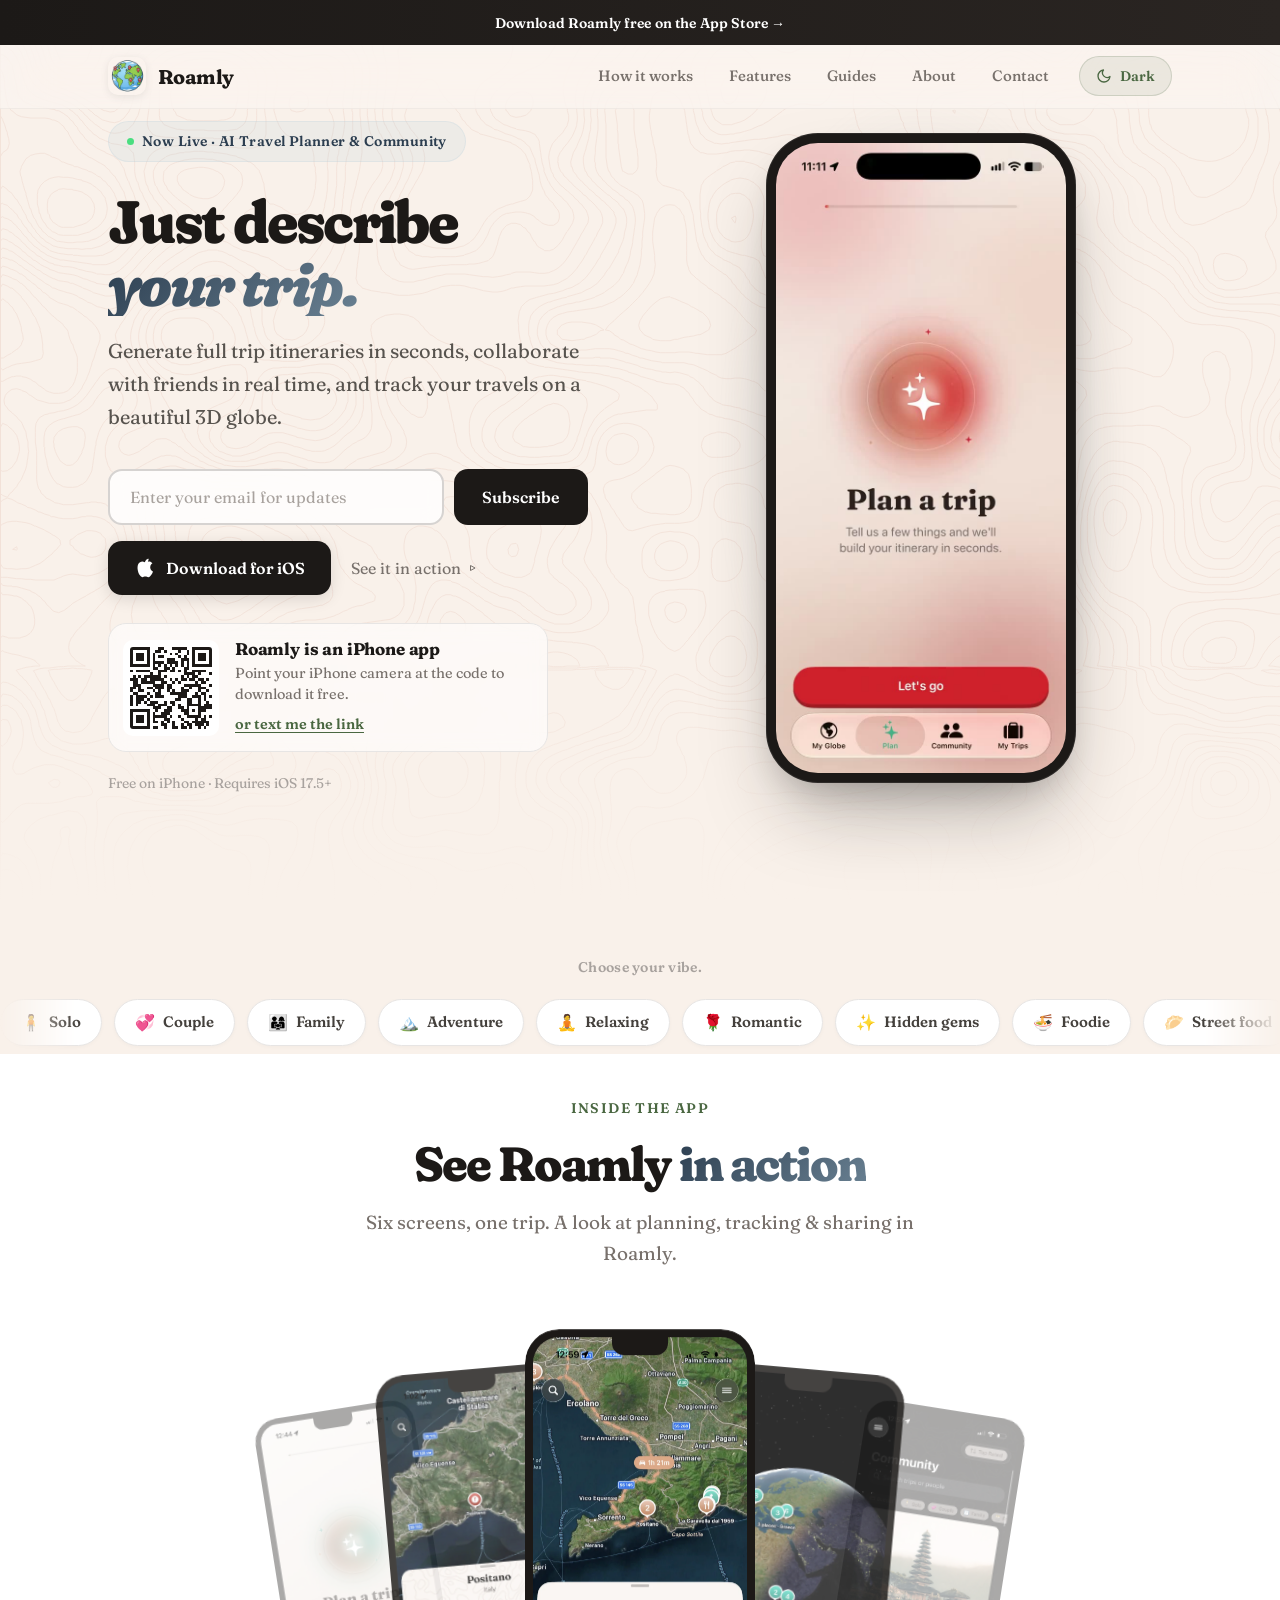
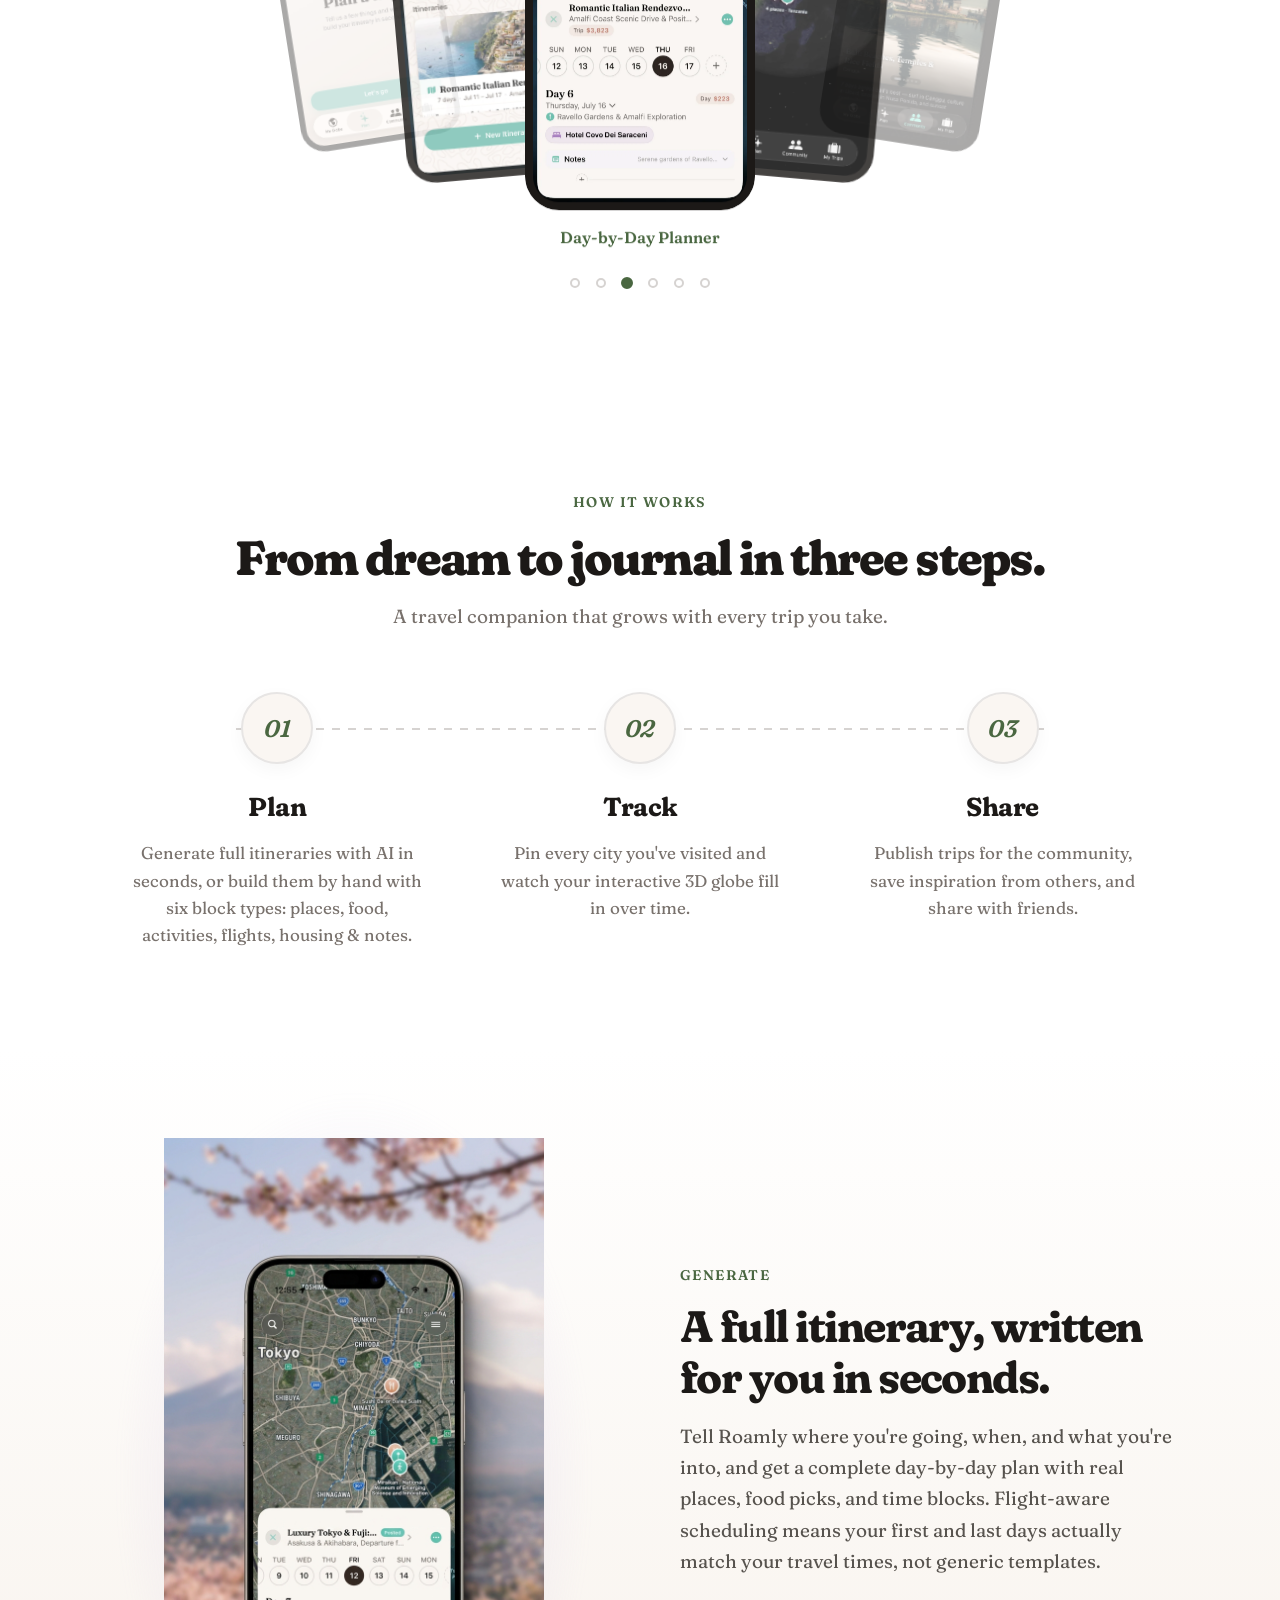
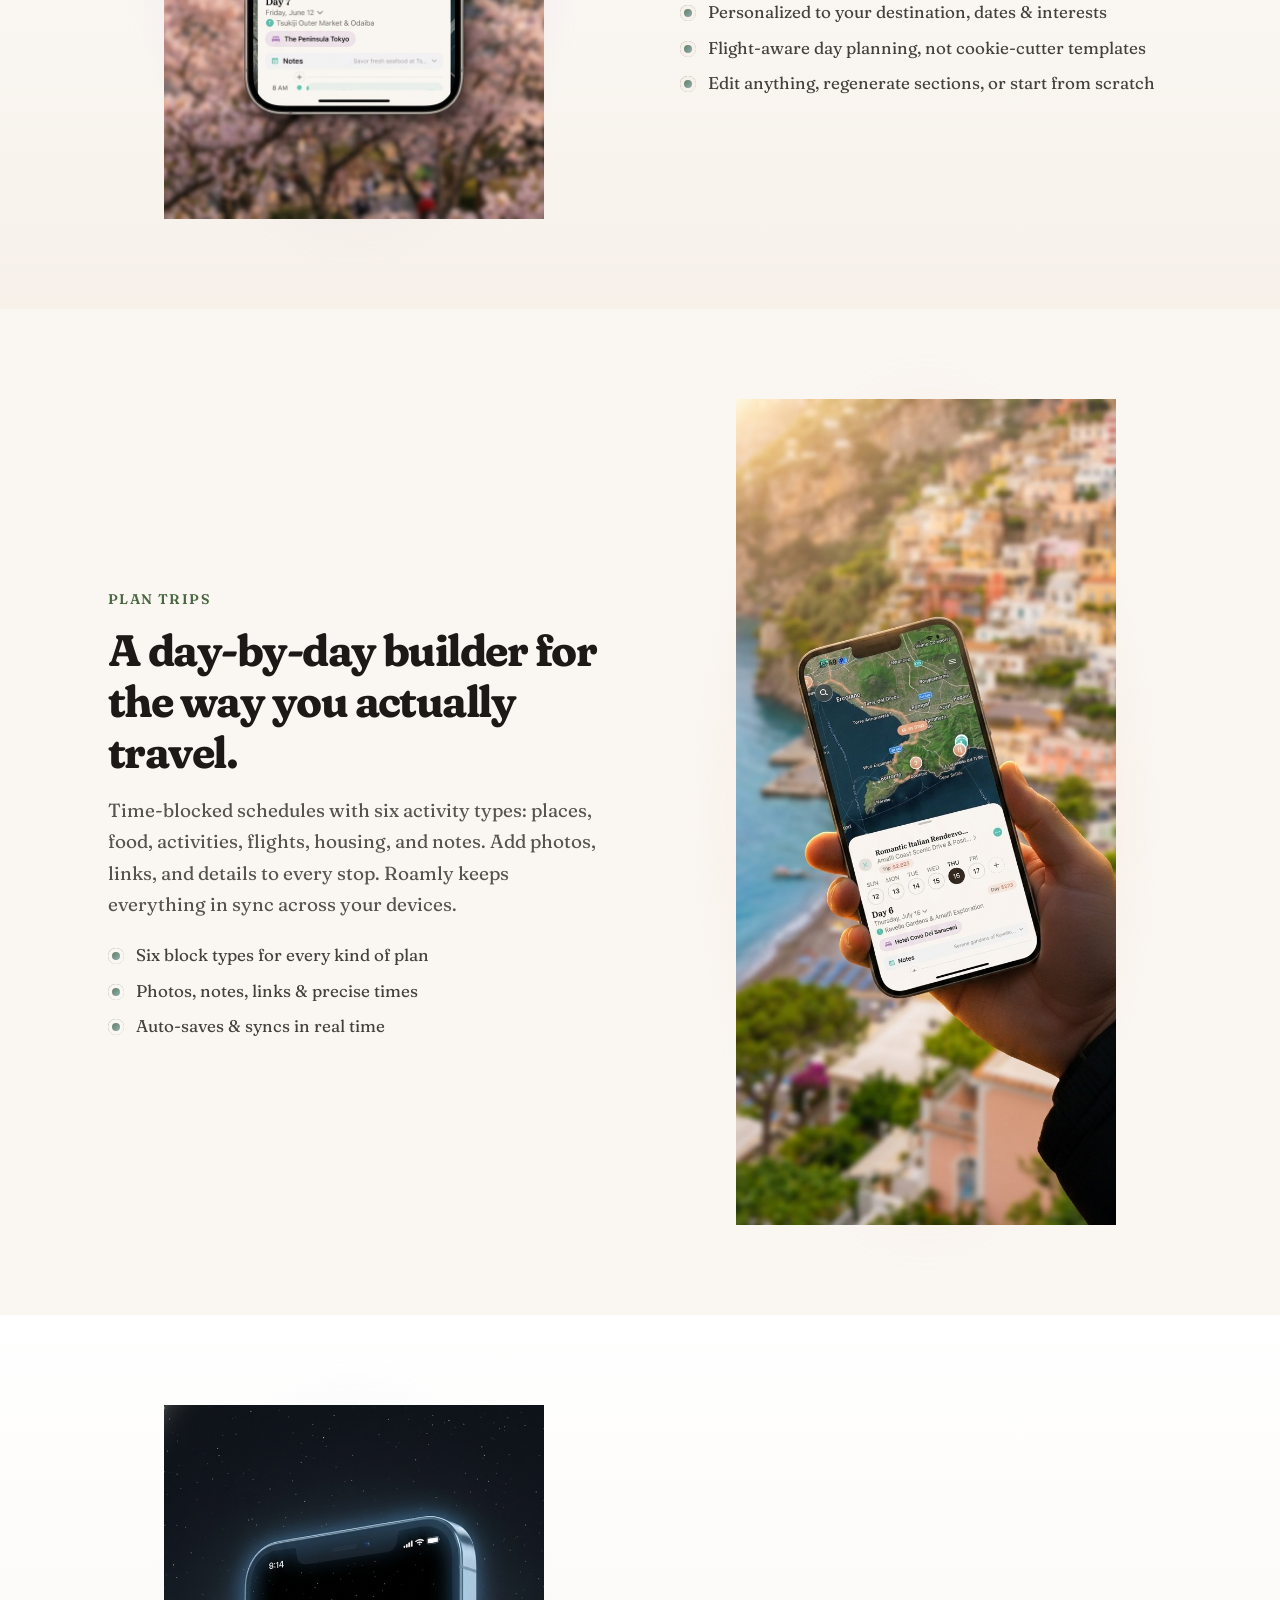
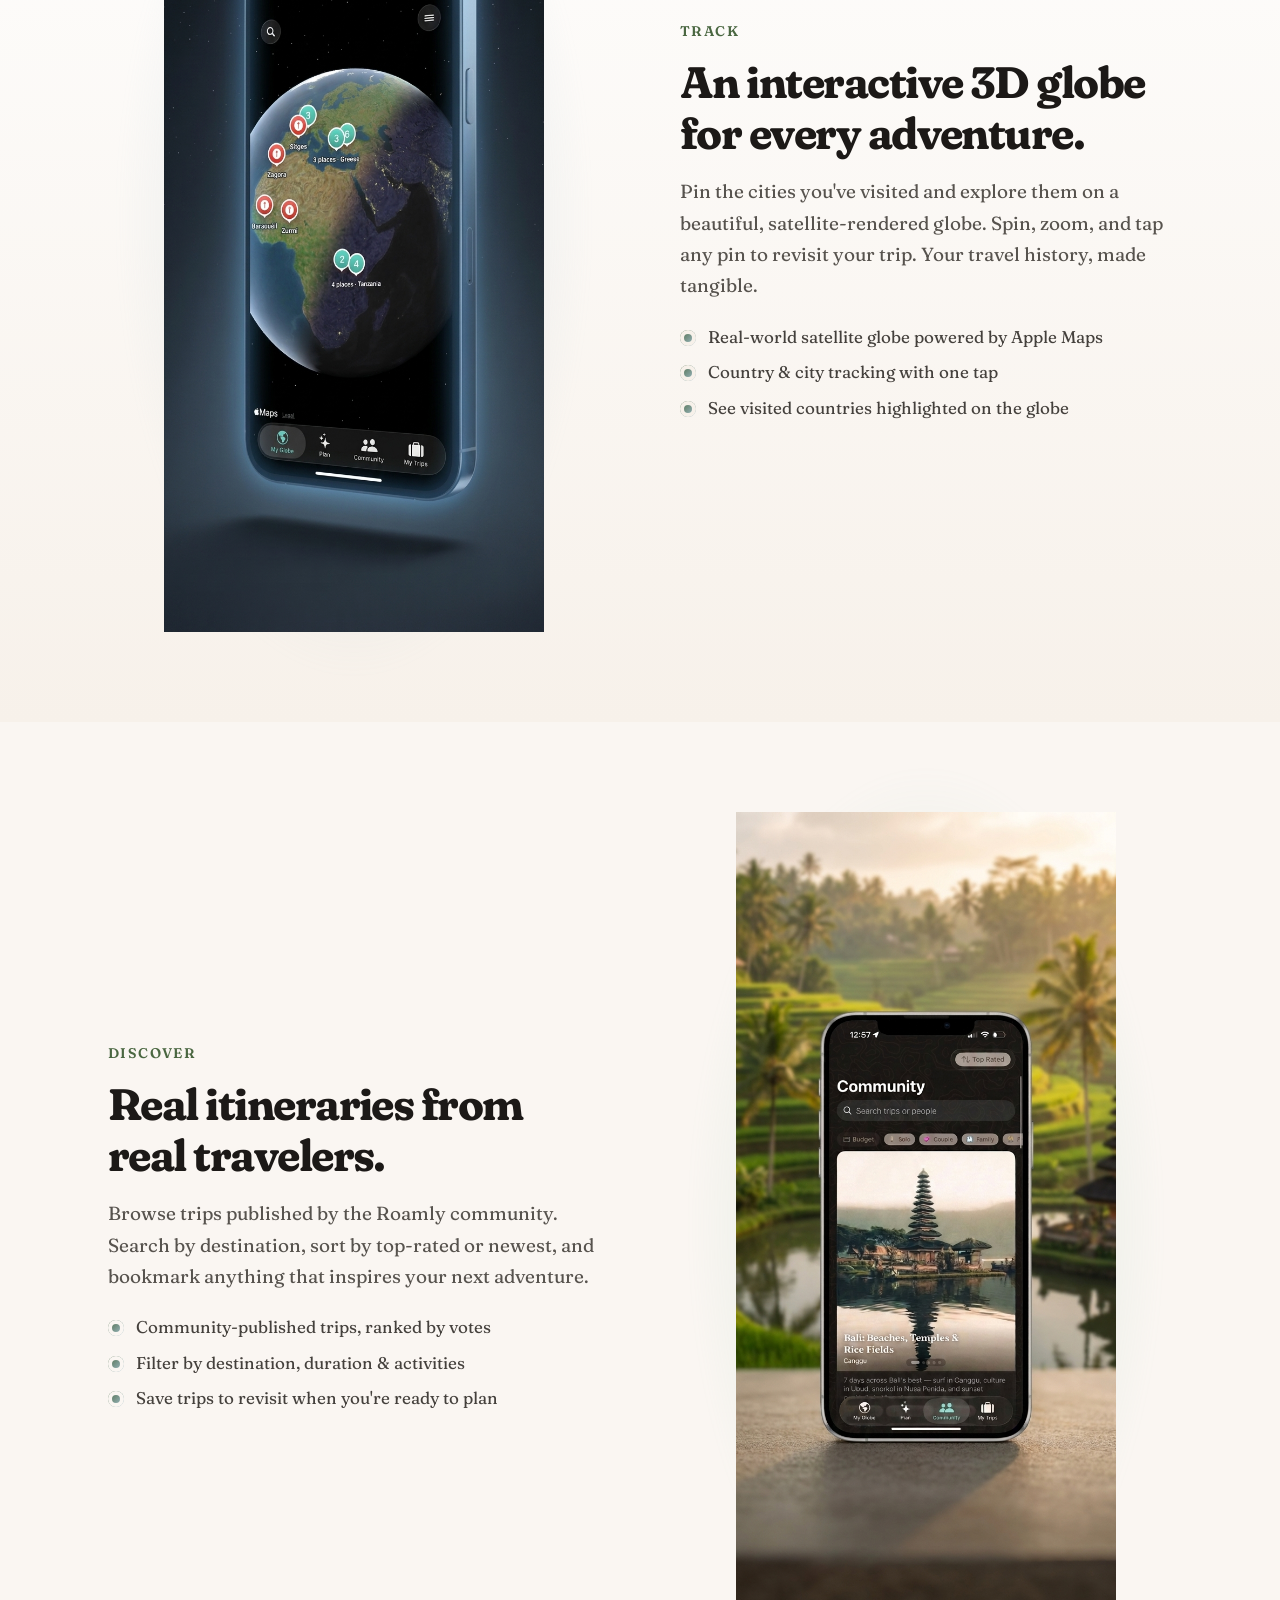
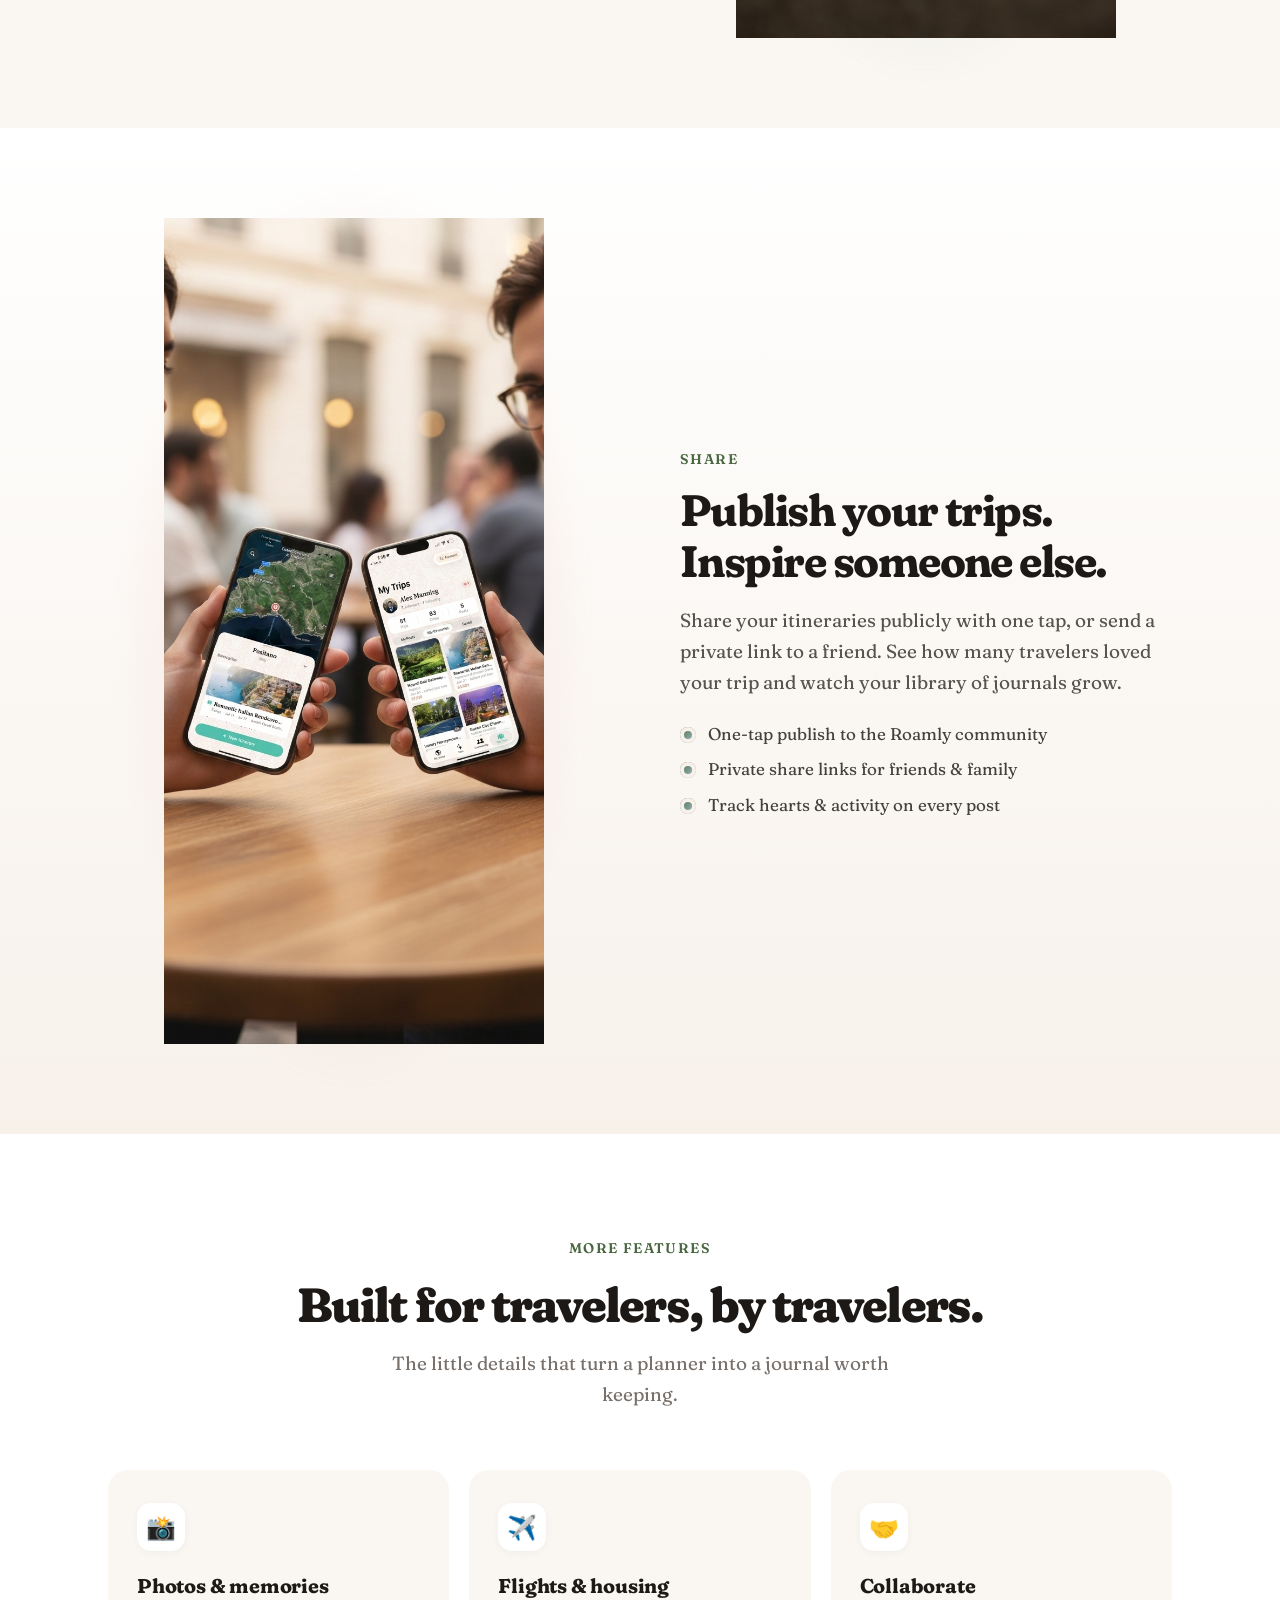
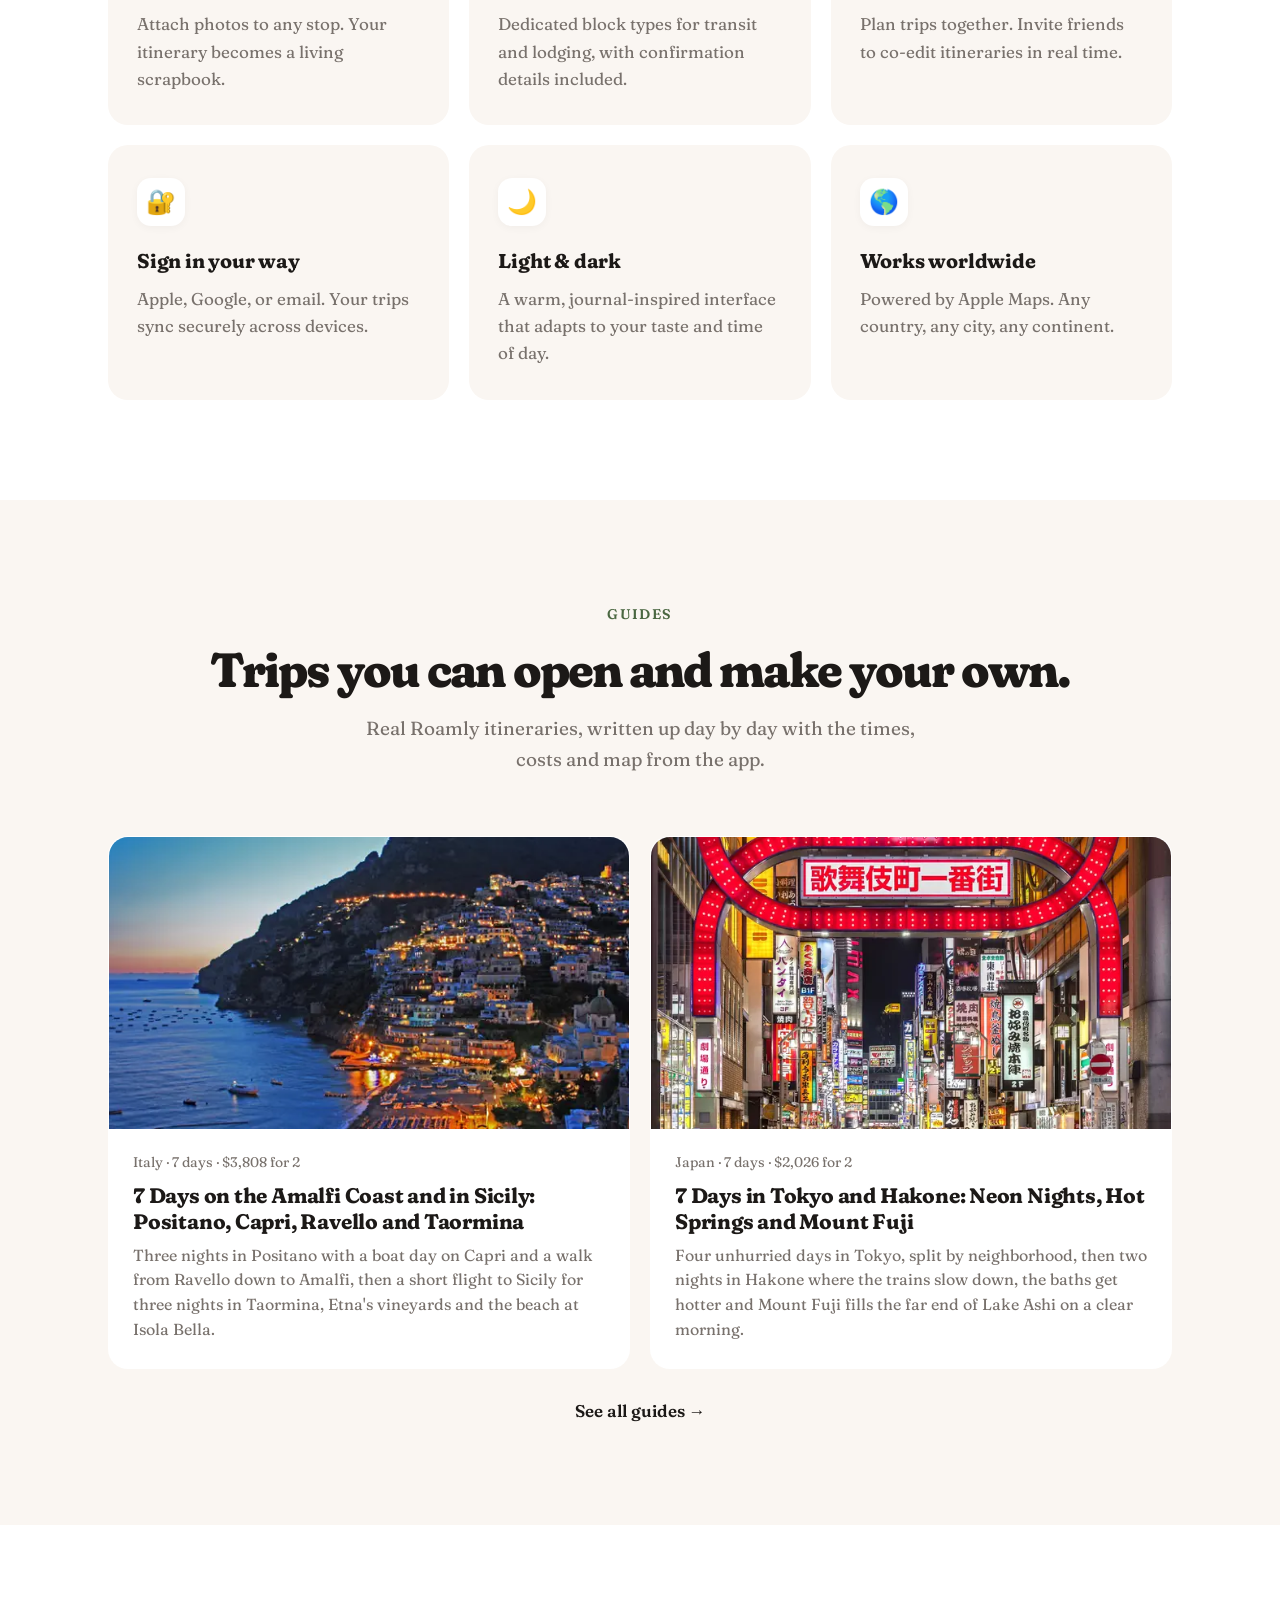
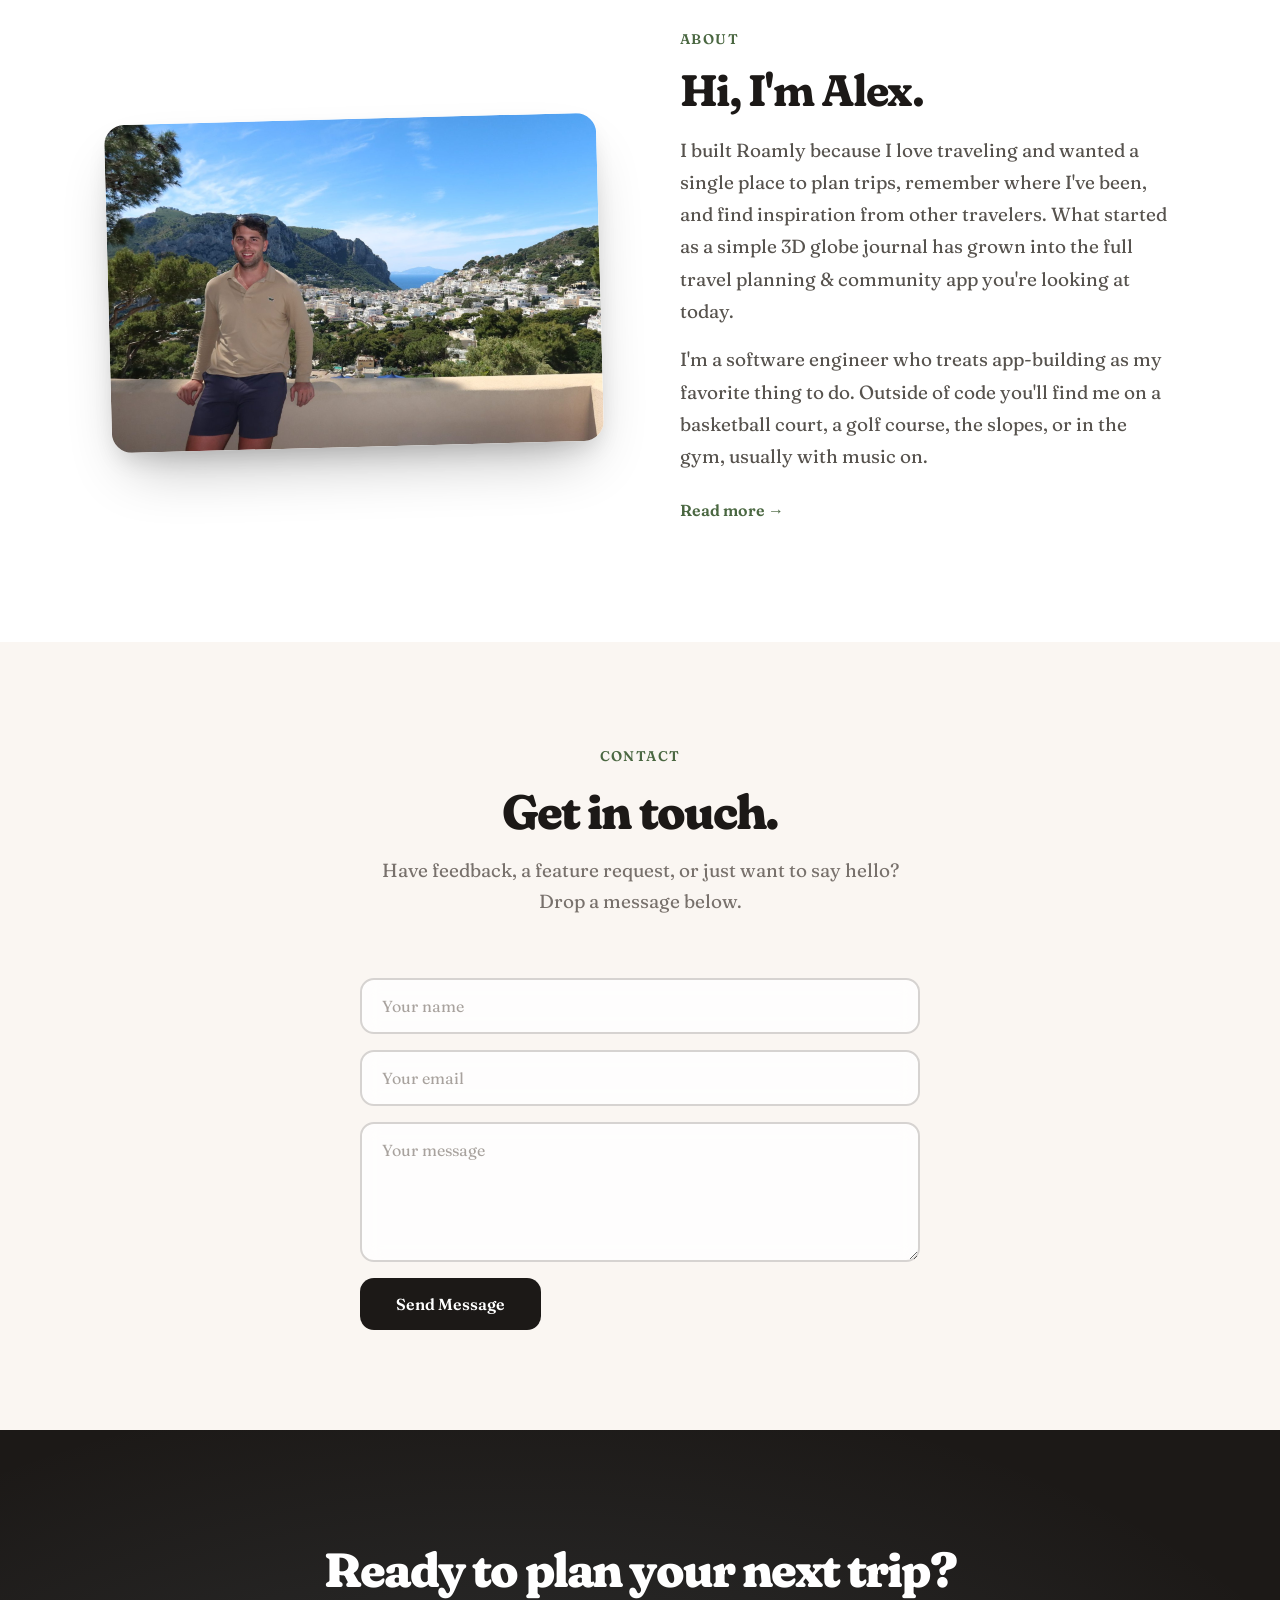
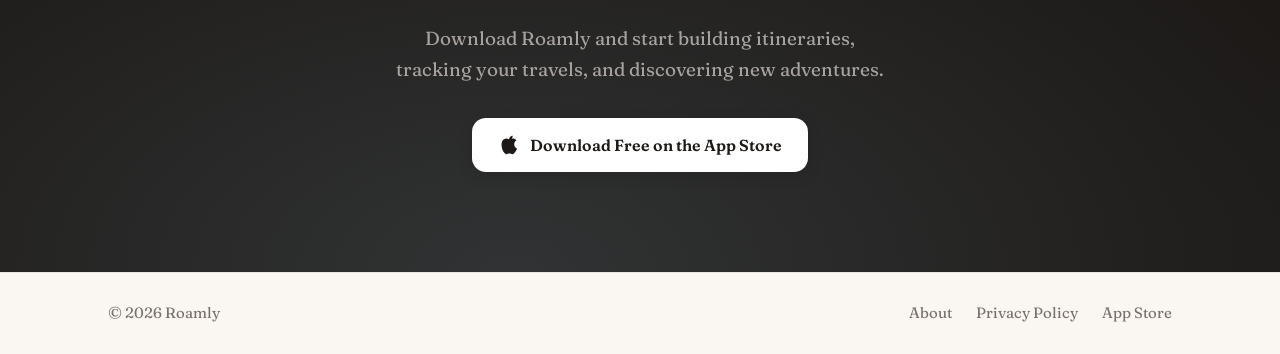
<file: index.html>
<!doctype html>
<html lang="en">
<head>
  <meta charset="utf-8" />
  <meta name="viewport" content="width=device-width, initial-scale=1" />
  <title>Roamly — Plan, Explore &amp; Share Your Travels</title>
  <meta name="description" content="Roamly is an AI-powered travel planner for iOS. Generate full day-by-day itineraries in seconds, track your travels on a 3D globe, and discover trips shared by travelers worldwide. Download free on the App Store.">
  <link rel="canonical" href="https://roamly.us/" />
  <meta property="og:type" content="website" />
  <meta property="og:title" content="Roamly: AI Travel Planner" />
  <meta property="og:description" content="Describe a trip and Roamly plans it day by day, with places, times, costs and a map. Free on iPhone." />
  <meta property="og:url" content="https://roamly.us/" />
  <meta property="og:image" content="https://roamly.us/guides/img/am-pos3-c-1200.jpg" />
  <meta name="twitter:card" content="summary_large_image" />
  <meta name="apple-itunes-app" content="app-id=6737066181" />
  <script type="application/ld+json">{"@context":"https://schema.org","@graph":[{"@type":"Organization","@id":"https://roamly.us/#org","name":"Roamly","url":"https://roamly.us/","logo":"https://roamly.us/assets/icon.png","founder":{"@type":"Person","name":"Alex Manning","url":"https://roamly.us/about.html#author"}},{"@type":"MobileApplication","name":"Roamly: AI Travel Planner","operatingSystem":"iOS","applicationCategory":"TravelApplication","offers":{"@type":"Offer","price":"0","priceCurrency":"USD"},"url":"https://apps.apple.com/app/id6737066181","publisher":{"@id":"https://roamly.us/#org"}}]}</script>
  <link rel="icon" href="assets/icon-96.png" type="image/png" />
  <link rel="apple-touch-icon" href="assets/icon-180.png" />
  <link rel="preconnect" href="https://fonts.googleapis.com" />
  <link rel="preconnect" href="https://fonts.gstatic.com" crossorigin />
  <link rel="stylesheet" href="https://fonts.googleapis.com/css2?family=Fraunces:ital,opsz,wght@0,9..144,300;0,9..144,400;0,9..144,500;0,9..144,600;0,9..144,700;0,9..144,800;1,9..144,400;1,9..144,500;1,9..144,600&display=swap" />
  <link rel="stylesheet" href="assets/style.css" />
  <script src="assets/theme.js"></script>
</head>
<body class="has-banner">

  <!-- Trial Banner -->
  <div class="trial-banner">
    <a href="https://apps.apple.com/us/app/roamly-travel-planner-map/id6737066181" target="_blank" rel="noopener noreferrer">
      Download Roamly free on the App Store &rarr;
    </a>
  </div>

  <!-- Header -->
  <header class="site-header">
    <div class="container header-inner">
      <a href="index.html" class="brand">
        <img src="assets/icon-96.png" alt="Roamly" class="brand-icon" width="38" height="38" />
        <span class="brand-name">Roamly</span>
      </a>
      <nav class="nav">
        <a href="#how">How it works</a>
        <a href="#features">Features</a>
        <a href="guides/">Guides</a>
        <a href="#about">About</a>
        <a href="#contact">Contact</a>
        <button type="button" class="theme-toggle" aria-label="Switch to dark mode">
          <svg class="icon-moon" viewBox="0 0 24 24" aria-hidden="true"><path d="M21 12.8A9 9 0 1 1 11.2 3a7 7 0 0 0 9.8 9.8z"/></svg>
          <svg class="icon-sun" viewBox="0 0 24 24" aria-hidden="true"><circle cx="12" cy="12" r="4.5"/><path d="M12 2v2M12 20v2M4.9 4.9l1.4 1.4M17.7 17.7l1.4 1.4M2 12h2M20 12h2M4.9 19.1l1.4-1.4M17.7 6.3l1.4-1.4"/></svg>
          <span class="label-dark">Dark</span>
          <span class="label-light">Light</span>
        </button>
      </nav>
    </div>
  </header>

  <main>

    <!-- ═══ HERO ═══ -->
    <section class="hero" id="top">
      <div class="hero-bg"></div>
      <div class="hero-orb"></div>
      <div class="container hero-inner">

        <div class="hero-content">
          <span class="hero-badge"><span class="hero-badge-dot" aria-hidden="true"></span>Now Live &middot; AI Travel Planner &amp; Community</span>
          <h1>Just describe<br><span>your trip.</span></h1>
          <p class="hero-sub">
            Generate full trip itineraries in seconds, collaborate with friends
            in real time, and track your travels on a beautiful 3D globe.
          </p>

          <form class="hero-form" action="https://formspree.io/f/xgonqzor" method="POST" id="email-form">
            <input type="email" name="email" placeholder="Enter your email for updates" required />
            <button type="submit">Subscribe</button>
          </form>
          <p class="hero-success" id="hero-success">Thanks for subscribing!</p>

          <div class="hero-links">
            <a href="https://apps.apple.com/us/app/roamly-travel-planner-map/id6737066181" class="app-store-btn" target="_blank" rel="noopener noreferrer">
              <svg viewBox="0 0 24 24" fill="currentColor"><path d="M18.71 19.5C17.88 20.74 17 21.95 15.66 21.97C14.32 22 13.89 21.18 12.37 21.18C10.84 21.18 10.37 21.95 9.1 22C7.79 22.05 6.8 20.68 5.96 19.47C4.25 16.56 2.93 11.3 4.7 7.72C5.57 5.94 7.36 4.86 9.28 4.84C10.56 4.81 11.78 5.72 12.56 5.72C13.34 5.72 14.83 4.62 16.39 4.8C17.07 4.83 18.94 5.09 20.13 6.82C20.04 6.88 17.64 8.27 17.67 11.16C17.71 14.61 20.68 15.7 20.72 15.72C20.69 15.79 20.24 17.37 19.12 18.99L18.71 19.5ZM13 3.5C13.73 2.67 14.94 2.04 15.94 2C16.07 3.17 15.6 4.35 14.9 5.19C14.21 6.04 13.07 6.7 11.95 6.61C11.8 5.46 12.36 4.26 13 3.5Z"/></svg>
              Download for iOS
            </a>
            <a href="#showcase" class="btn-ghost">
              See it in action
              <svg viewBox="0 0 24 24"><path d="M7 17l9.2-5L7 7z"/></svg>
            </a>
          </div>

          <!-- Desktop-only: lets visitors on a computer hand off to their iPhone -->
          <div class="ios-handoff" hidden>
            <img class="handoff-qr" src="assets/qr-appstore.svg" width="96" height="96" alt="QR code: scan with your iPhone camera to download Roamly" />
            <div class="handoff-meta">
              <span class="handoff-title">Roamly is an iPhone app</span>
              <span class="handoff-sub">Point your iPhone camera at the code to download it free.</span>
              <a class="handoff-link" href="sms:?&amp;body=Download%20Roamly%3A%20https%3A%2F%2Fapps.apple.com%2Fapp%2Fid6737066181">or text me the link</a>
            </div>
          </div>

          <p class="hero-note">Free on iPhone &middot; Requires iOS 17.5+</p>
        </div>

        <!-- Hero phone -->
        <div class="hero-visual">
          <div class="phone phone-hero">
            <div class="phone-glow"></div>
            <div class="hero-video-frame">
              <video class="hero-video" autoplay muted loop playsinline preload="auto" poster="assets/hero-loop-poster.jpg" aria-label="Screen recording of Roamly generating a Sicily itinerary">
                <source src="assets/hero-loop.mp4" type="video/mp4" />
              </video>
            </div>
          </div>
        </div>

      </div>
    </section>

    <!-- ═══ TRIP VIBE STRIP ═══ -->
    <div class="tag-strip-section">
      <p class="tag-strip-caption">Choose your vibe.</p>
      <div class="tag-strip" aria-hidden="true">
        <div class="tag-strip-inner">
        <span class="tag-pill"><span class="emoji">🧍</span>Solo</span>
        <span class="tag-pill"><span class="emoji">💞</span>Couple</span>
        <span class="tag-pill"><span class="emoji">👨‍👩‍👧</span>Family</span>
        <span class="tag-pill"><span class="emoji">🏔️</span>Adventure</span>
        <span class="tag-pill"><span class="emoji">🧘</span>Relaxing</span>
        <span class="tag-pill"><span class="emoji">🌹</span>Romantic</span>
        <span class="tag-pill"><span class="emoji">✨</span>Hidden gems</span>
        <span class="tag-pill"><span class="emoji">🍜</span>Foodie</span>
        <span class="tag-pill"><span class="emoji">🥟</span>Street food</span>
        <span class="tag-pill"><span class="emoji">🍷</span>Wine</span>
        <span class="tag-pill"><span class="emoji">🍸</span>Cocktails</span>
        <span class="tag-pill"><span class="emoji">🖼️</span>Museums</span>
        <span class="tag-pill"><span class="emoji">🏰</span>Architecture</span>
        <span class="tag-pill"><span class="emoji">🌃</span>Nightlife</span>
        <span class="tag-pill"><span class="emoji">💆</span>Wellness &amp; spa</span>
        <span class="tag-pill"><span class="emoji">📷</span>Photo spots</span>
        <span class="tag-pill"><span class="emoji">🌿</span>Nature</span>
        <span class="tag-pill"><span class="emoji">🥾</span>Hiking</span>
        <span class="tag-pill"><span class="emoji">🏖️</span>Beach</span>
        <span class="tag-pill"><span class="emoji">🧭</span>Off the beaten path</span>

        <span class="tag-pill"><span class="emoji">🧍</span>Solo</span>
        <span class="tag-pill"><span class="emoji">💞</span>Couple</span>
        <span class="tag-pill"><span class="emoji">👨‍👩‍👧</span>Family</span>
        <span class="tag-pill"><span class="emoji">🏔️</span>Adventure</span>
        <span class="tag-pill"><span class="emoji">🧘</span>Relaxing</span>
        <span class="tag-pill"><span class="emoji">🌹</span>Romantic</span>
        <span class="tag-pill"><span class="emoji">✨</span>Hidden gems</span>
        <span class="tag-pill"><span class="emoji">🍜</span>Foodie</span>
        <span class="tag-pill"><span class="emoji">🥟</span>Street food</span>
        <span class="tag-pill"><span class="emoji">🍷</span>Wine</span>
        <span class="tag-pill"><span class="emoji">🍸</span>Cocktails</span>
        <span class="tag-pill"><span class="emoji">🖼️</span>Museums</span>
        <span class="tag-pill"><span class="emoji">🏰</span>Architecture</span>
        <span class="tag-pill"><span class="emoji">🌃</span>Nightlife</span>
        <span class="tag-pill"><span class="emoji">💆</span>Wellness &amp; spa</span>
        <span class="tag-pill"><span class="emoji">📷</span>Photo spots</span>
        <span class="tag-pill"><span class="emoji">🌿</span>Nature</span>
        <span class="tag-pill"><span class="emoji">🥾</span>Hiking</span>
        <span class="tag-pill"><span class="emoji">🏖️</span>Beach</span>
        <span class="tag-pill"><span class="emoji">🧭</span>Off the beaten path</span>
        </div>
      </div>
    </div>

    <!-- ═══ SHOWCASE ═══ -->
    <section class="showcase" id="showcase">
      <div class="container">
        <div class="section-header reveal">
          <span class="section-label">Inside the app</span>
          <h2>See Roamly <span class="showcase-highlight">in action</span></h2>
          <p>Six screens, one trip. A look at planning, tracking &amp; sharing in Roamly.</p>
        </div>
        <div class="showcase-fan" id="showcase-fan"></div>
        <div class="showcase-dots" id="showcase-dots">
          <button data-idx="0" aria-label="Show Plan a Trip screen"></button>
          <button data-idx="1" aria-label="Show Destination screen"></button>
          <button data-idx="2" aria-label="Show Day-by-Day Planner screen" class="active"></button>
          <button data-idx="3" aria-label="Show 3D Globe screen"></button>
          <button data-idx="4" aria-label="Show Community screen"></button>
          <button data-idx="5" aria-label="Show My Trips screen"></button>
        </div>
      </div>
    </section>

    <!-- ═══ HOW IT WORKS ═══ -->
    <section class="how" id="how">
      <div class="container">
        <div class="section-header reveal">
          <span class="section-label">How it works</span>
          <h2>From dream to journal in three steps.</h2>
          <p>A travel companion that grows with every trip you take.</p>
        </div>

        <div class="how-steps stagger">
          <div class="how-step">
            <div class="how-num">01</div>
            <h3>Plan</h3>
            <p>Generate full itineraries with AI in seconds, or build them by hand with six block types: places, food, activities, flights, housing &amp; notes.</p>
          </div>
          <div class="how-step">
            <div class="how-num">02</div>
            <h3>Track</h3>
            <p>Pin every city you've visited and watch your interactive 3D globe fill in over time.</p>
          </div>
          <div class="how-step">
            <div class="how-num">03</div>
            <h3>Share</h3>
            <p>Publish trips for the community, save inspiration from others, and share with friends.</p>
          </div>
        </div>
      </div>
    </section>

    <!-- ═══ FEATURE: AI GENERATION ═══ -->
    <section class="feature-block feature-block-alt">
      <div class="container feature-block-inner reverse">
        <div class="feature-text reveal-right">
          <span class="section-label">Generate</span>
          <h2>A full itinerary, written for you in seconds.</h2>
          <p>Tell Roamly where you're going, when, and what you're into, and get a complete day-by-day plan with real places, food picks, and time blocks. Flight-aware scheduling means your first and last days actually match your travel times, not generic templates.</p>
          <ul class="feature-bullets">
            <li>Personalized to your destination, dates &amp; interests</li>
            <li>Flight-aware day planning, not cookie-cutter templates</li>
            <li>Edit anything, regenerate sections, or start from scratch</li>
          </ul>
        </div>
        <div class="feature-visual reveal-left">
          <div class="phone">
            <div class="phone-glow phone-glow-ai"></div>
            <img class="phone-mockup" src="assets/screens/places-hero.png" alt="iPhone showing a Roamly AI-generated Tokyo itinerary" />
          </div>
        </div>
      </div>
    </section>

    <!-- ═══ FEATURE: ITINERARY ═══ -->
    <section class="feature-block">
      <div class="container feature-block-inner">
        <div class="feature-text reveal-left">
          <span class="section-label">Plan trips</span>
          <h2>A day-by-day builder for the way you actually travel.</h2>
          <p>Time-blocked schedules with six activity types: places, food, activities, flights, housing, and notes. Add photos, links, and details to every stop. Roamly keeps everything in sync across your devices.</p>
          <ul class="feature-bullets">
            <li>Six block types for every kind of plan</li>
            <li>Photos, notes, links &amp; precise times</li>
            <li>Auto-saves &amp; syncs in real time</li>
          </ul>
        </div>
        <div class="feature-visual reveal-right">
          <div class="phone">
            <div class="phone-glow phone-glow-warm"></div>
            <img class="phone-mockup" src="assets/screens/itinerary-mockup.png" alt="iPhone showing Roamly itinerary builder" />
          </div>
        </div>
      </div>
    </section>

    <!-- ═══ FEATURE: GLOBE ═══ -->
    <section class="feature-block feature-block-alt">
      <div class="container feature-block-inner reverse">
        <div class="feature-text reveal-right">
          <span class="section-label">Track</span>
          <h2>An interactive 3D globe for every adventure.</h2>
          <p>Pin the cities you've visited and explore them on a beautiful, satellite-rendered globe. Spin, zoom, and tap any pin to revisit your trip. Your travel history, made tangible.</p>
          <ul class="feature-bullets">
            <li>Real-world satellite globe powered by Apple Maps</li>
            <li>Country &amp; city tracking with one tap</li>
            <li>See visited countries highlighted on the globe</li>
          </ul>
        </div>
        <div class="feature-visual reveal-left">
          <div class="phone">
            <div class="phone-glow phone-glow-cool"></div>
            <img class="phone-mockup" src="assets/screens/globe-mockup.png" alt="iPhone showing Roamly 3D globe with pinned cities" />
          </div>
        </div>
      </div>
    </section>

    <!-- ═══ FEATURE: BROWSE ═══ -->
    <section class="feature-block">
      <div class="container feature-block-inner">
        <div class="feature-text reveal-left">
          <span class="section-label">Discover</span>
          <h2>Real itineraries from real travelers.</h2>
          <p>Browse trips published by the Roamly community. Search by destination, sort by top-rated or newest, and bookmark anything that inspires your next adventure.</p>
          <ul class="feature-bullets">
            <li>Community-published trips, ranked by votes</li>
            <li>Filter by destination, duration &amp; activities</li>
            <li>Save trips to revisit when you're ready to plan</li>
          </ul>
        </div>
        <div class="feature-visual reveal-right">
          <div class="phone">
            <div class="phone-glow phone-glow-mint"></div>
            <img class="phone-mockup" src="assets/screens/browse-mockup.png" alt="iPhone showing Roamly community browse" />
          </div>
        </div>
      </div>
    </section>

    <!-- ═══ FEATURE: SHARE ═══ -->
    <section class="feature-block feature-block-alt">
      <div class="container feature-block-inner reverse">
        <div class="feature-text reveal-right">
          <span class="section-label">Share</span>
          <h2>Publish your trips. Inspire someone else.</h2>
          <p>Share your itineraries publicly with one tap, or send a private link to a friend. See how many travelers loved your trip and watch your library of journals grow.</p>
          <ul class="feature-bullets">
            <li>One-tap publish to the Roamly community</li>
            <li>Private share links for friends &amp; family</li>
            <li>Track hearts &amp; activity on every post</li>
          </ul>
        </div>
        <div class="feature-visual reveal-left">
          <div class="phone">
            <div class="phone-glow phone-glow-coral"></div>
            <img class="phone-mockup" src="assets/screens/myposts-mockup.png" alt="iPhone showing Roamly My Posts" />
          </div>
        </div>
      </div>
    </section>

    <!-- ═══ EXTRA FEATURES GRID ═══ -->
    <section class="features" id="features">
      <div class="container">
        <div class="section-header reveal">
          <span class="section-label">More features</span>
          <h2>Built for travelers, by travelers.</h2>
          <p>The little details that turn a planner into a journal worth keeping.</p>
        </div>
        <div class="feature-grid stagger">
          <article class="feature-card">
            <div class="feature-icon">&#x1F4F8;</div>
            <h3>Photos &amp; memories</h3>
            <p>Attach photos to any stop. Your itinerary becomes a living scrapbook.</p>
          </article>
          <article class="feature-card">
            <div class="feature-icon">&#x2708;&#xFE0F;</div>
            <h3>Flights &amp; housing</h3>
            <p>Dedicated block types for transit and lodging, with confirmation details included.</p>
          </article>
          <article class="feature-card">
            <div class="feature-icon">&#x1F91D;</div>
            <h3>Collaborate</h3>
            <p>Plan trips together. Invite friends to co-edit itineraries in real time.</p>
          </article>
          <article class="feature-card">
            <div class="feature-icon">&#x1F510;</div>
            <h3>Sign in your way</h3>
            <p>Apple, Google, or email. Your trips sync securely across devices.</p>
          </article>
          <article class="feature-card">
            <div class="feature-icon">&#x1F319;</div>
            <h3>Light &amp; dark</h3>
            <p>A warm, journal-inspired interface that adapts to your taste and time of day.</p>
          </article>
          <article class="feature-card">
            <div class="feature-icon">&#x1F30E;</div>
            <h3>Works worldwide</h3>
            <p>Powered by Apple Maps. Any country, any city, any continent.</p>
          </article>
        </div>
      </div>
    </section>

    <!-- ═══ GUIDES ═══ -->
    <!-- GUIDES:START (generated by scripts/guides/build.py) -->
    <section class="features guides-teaser" id="guides">
      <div class="container">
        <div class="section-header reveal">
          <span class="section-label">Guides</span>
          <h2>Trips you can open and make your own.</h2>
          <p>Real Roamly itineraries, written up day by day with the times, costs and map from the app.</p>
        </div>
        <div class="guide-grid stagger">
          <a class="guide-card" href="guides/amalfi-coast-sicily-7-day-itinerary.html">
            <picture><source type="image/webp" srcset="guides/img/am-pos3-c-640.webp 640w, guides/img/am-pos3-c-960.webp 960w, guides/img/am-pos3-c-1280.webp 1280w" sizes="(min-width: 1100px) 540px, calc(100vw - 48px)"><img src="guides/img/am-pos3-c-960.jpg" width="1280" height="609" alt="Positano at dusk, home for the first three nights" loading="lazy" decoding="async"></picture>
            <div class="guide-card-body"><span class="guide-meta">Italy · 7 days · $3,808 for 2</span>
            <h3>7 Days on the Amalfi Coast and in Sicily: Positano, Capri, Ravello and Taormina</h3><p>Three nights in Positano with a boat day on Capri and a walk from Ravello down to Amalfi, then a short flight to Sicily for three nights in Taormina, Etna&#x27;s vineyards and the beach at Isola Bella.</p></div>
          </a>
          <a class="guide-card" href="guides/tokyo-hakone-7-day-itinerary.html">
            <picture><source type="image/webp" srcset="guides/img/tk-hero-c-640.webp 640w, guides/img/tk-hero-c-960.webp 960w, guides/img/tk-hero-c-1280.webp 1280w" sizes="(min-width: 1100px) 540px, calc(100vw - 48px)"><img src="guides/img/tk-hero-c-960.jpg" width="1280" height="800" alt="Kabukichō in Shinjuku, a ten-minute walk from day one&#x27;s hotel" loading="lazy" decoding="async"></picture>
            <div class="guide-card-body"><span class="guide-meta">Japan · 7 days · $2,026 for 2</span>
            <h3>7 Days in Tokyo and Hakone: Neon Nights, Hot Springs and Mount Fuji</h3><p>Four unhurried days in Tokyo, split by neighborhood, then two nights in Hakone where the trains slow down, the baths get hotter and Mount Fuji fills the far end of Lake Ashi on a clear morning.</p></div>
          </a>
        </div>
        <p class="guides-more"><a href="guides/">See all guides &rarr;</a></p>
      </div>
    </section>
    <!-- GUIDES:END -->

    <!-- ═══ ABOUT ME ═══ -->
    <section class="about-me" id="about">
      <div class="container about-me-inner">
        <div class="about-photo reveal-left">
          <img src="assets/alex-capri.jpg" alt="Alex Manning in Capri, Italy" />
        </div>
        <div class="about-text reveal-right">
          <span class="section-label">About</span>
          <h2>Hi, I'm Alex.</h2>
          <p>
            I built Roamly because I love traveling and wanted a single place to plan
            trips, remember where I've been, and find inspiration from other travelers.
            What started as a simple 3D globe journal has grown into the full travel
            planning &amp; community app you're looking at today.
          </p>
          <p>
            I'm a software engineer who treats app-building as my favorite thing to do.
            Outside of code you'll find me on a basketball court, a golf course, the
            slopes, or in the gym, usually with music on.
          </p>
          <p class="about-cta">
            <a href="about.html">Read more &rarr;</a>
          </p>
        </div>
      </div>
    </section>

    <!-- ═══ CONTACT ═══ -->
    <section class="contact" id="contact">
      <div class="container">
        <div class="section-header reveal">
          <span class="section-label">Contact</span>
          <h2>Get in touch.</h2>
          <p>Have feedback, a feature request, or just want to say hello? Drop a message below.</p>
        </div>
        <div class="contact-inner reveal">
          <form class="contact-form" action="https://formspree.io/f/xgonqzor" method="POST" id="contact-form">
            <input type="text" name="name" placeholder="Your name" required />
            <input type="email" name="email" placeholder="Your email" required />
            <textarea name="message" placeholder="Your message" required></textarea>
            <button type="submit">Send Message</button>
          </form>
          <p class="contact-success" id="contact-success">Thanks! Your message has been sent.</p>
        </div>
      </div>
    </section>

    <!-- ═══ CTA ═══ -->
    <section class="cta">
      <div class="cta-bg"></div>
      <div class="container">
        <div class="cta-content reveal">
          <h2>Ready to plan your next trip?</h2>
          <p>Download Roamly and start building itineraries, tracking your travels, and discovering new adventures.</p>
          <a href="https://apps.apple.com/us/app/roamly-travel-planner-map/id6737066181" class="app-store-btn" target="_blank" rel="noopener noreferrer">
            <svg viewBox="0 0 24 24" fill="currentColor" width="22" height="22"><path d="M18.71 19.5C17.88 20.74 17 21.95 15.66 21.97C14.32 22 13.89 21.18 12.37 21.18C10.84 21.18 10.37 21.95 9.1 22C7.79 22.05 6.8 20.68 5.96 19.47C4.25 16.56 2.93 11.3 4.7 7.72C5.57 5.94 7.36 4.86 9.28 4.84C10.56 4.81 11.78 5.72 12.56 5.72C13.34 5.72 14.83 4.62 16.39 4.8C17.07 4.83 18.94 5.09 20.13 6.82C20.04 6.88 17.64 8.27 17.67 11.16C17.71 14.61 20.68 15.7 20.72 15.72C20.69 15.79 20.24 17.37 19.12 18.99L18.71 19.5ZM13 3.5C13.73 2.67 14.94 2.04 15.94 2C16.07 3.17 15.6 4.35 14.9 5.19C14.21 6.04 13.07 6.7 11.95 6.61C11.8 5.46 12.36 4.26 13 3.5Z"/></svg>
            Download Free on the App Store
          </a>
        </div>
      </div>
    </section>

  </main>

  <!-- Footer -->
  <footer class="site-footer">
    <div class="container footer-inner">
      <span>&copy; 2026 Roamly</span>
      <div class="footer-links">
        <a href="about.html">About</a>
        <a href="privacy.html">Privacy Policy</a>
        <a href="https://apps.apple.com/us/app/roamly-travel-planner-map/id6737066181" target="_blank" rel="noopener noreferrer">App Store</a>
      </div>
    </div>
  </footer>

  <script>
    const observerOptions = { threshold: 0.15, rootMargin: '0px 0px -40px 0px' };

    const observer = new IntersectionObserver((entries) => {
      entries.forEach(entry => {
        if (entry.isIntersecting) {
          entry.target.classList.add('visible');
        }
      });
    }, observerOptions);

    document.querySelectorAll('.reveal, .reveal-left, .reveal-right, .reveal-scale, .stagger').forEach(el => {
      observer.observe(el);
    });

    // Showcase fan carousel.
    //
    // Architecture: each of the 6 phones is a PERMANENT DOM element that
    // only ever shows one screen — there is no role-reassignment and no
    // CSS class toggling at all. Every animation frame, each phone's
    // transform/opacity/filter/z-index is recomputed as a continuous,
    // stateless function of its distance from a single animated position
    // value (showcasePosition). That position is free to grow or shrink
    // without limit (it's never wrapped/reset), so there is never a
    // moment where a phone's target position "jumps" discontinuously —
    // it always slides smoothly, exactly like a real carousel.
    //
    // The one place a discontinuity is mathematically unavoidable is in
    // the *presentational* distance used for styling (the shortest-path
    // wrap at +/-half the screen count, e.g. going from "3 slots away on
    // the left" to "3 slots away on the right" is the same visual spot).
    // Rather than special-casing exactly when that happens, the opacity
    // curve below is built with a wide dead zone that reaches exactly 0
    // well before that wrap point and stays 0 all the way to it — so
    // regardless of interaction pattern, timing, or frame rate, the one
    // discontinuous point is provably always fully invisible.
    const showcaseScreens = [
      { img: 'assets/screens/plan.webp', label: 'Plan a Trip' },
      { img: 'assets/screens/destination.webp', label: 'Destination' },
      { img: 'assets/screens/trip-itinerary.webp', label: 'Day-by-Day Planner' },
      { img: 'assets/screens/globe-pins.webp', label: '3D Globe' },
      { img: 'assets/screens/community.webp', label: 'Community' },
      { img: 'assets/screens/mytrips.webp', label: 'My Trips' },
    ];
    const showcaseCount = showcaseScreens.length;
    const showcaseFan = document.getElementById('showcase-fan');
    const showcaseDots = Array.from(document.querySelectorAll('#showcase-dots button'));
    let showcaseTimer = null;
    let showcaseRAF = null;
    let showcasePosition = 2; // unwrapped — grows/shrinks freely, never reset

    function lerp(a, b, t) { return a + (b - a) * t; }

    // Piecewise-linear interpolation between [distance, value] anchor pairs.
    function interpAnchors(dist, anchors) {
      for (let i = 0; i < anchors.length - 1; i++) {
        const [d0, v0] = anchors[i];
        const [d1, v1] = anchors[i + 1];
        if (dist <= d1) {
          const t = d1 === d0 ? 1 : (dist - d0) / (d1 - d0);
          return lerp(v0, v1, Math.max(0, Math.min(1, t)));
        }
      }
      return anchors[anchors.length - 1][1];
    }

    // Anchors keyed by |distance from center| in "slots". 2.4 is where
    // opacity finishes fading to 0; the wrap point is at exactly 3 (half
    // of 6 screens) — so opacity is guaranteed 0 for the entire [2.4, 3]
    // range, regardless of how the animation got there.
    const OPACITY_ANCHORS = [[0, 1], [1, 0.82], [2, 0.38], [2.4, 0], [3, 0]];
    const SCALE_ANCHORS = [[0, 1], [1, 0.85], [2, 0.7], [2.4, 0.55], [3, 0.55]];
    const ROTATE_ANCHORS = [[0, 0], [1, 5], [2, 9], [2.4, 11], [3, 12]]; // degrees
    const SATURATE_ANCHORS = [[0, 1], [1, 0.9], [2, 0.8], [2.4, 0.75], [3, 0.75]];

    function showcaseWrapDiff(rawDiff) {
      let d = rawDiff % showcaseCount;
      if (d > showcaseCount / 2) d -= showcaseCount;
      if (d <= -showcaseCount / 2) d += showcaseCount;
      return d;
    }

    const showcasePhones = showcaseScreens.map((screen, index) => {
      const el = document.createElement('div');
      el.className = 'fan-phone';
      el.innerHTML = `<div class="phone-wrap"><img src="${screen.img}" alt="Roamly app screen: ${screen.label}" /></div><div class="fan-label">${screen.label}</div>`;
      el.addEventListener('click', () => {
        showcaseGoTo(index);
        restartShowcaseAutoRotate();
      });
      showcaseFan.appendChild(el);
      return { el, index, label: el.querySelector('.fan-label') };
    });

    function showcaseOffsetPx(dist, units) {
      const step = units.far - units.near;
      const anchors = [
        [0, 0],
        [1, units.near],
        [2, units.far],
        [2.4, units.far + step * 0.4],
        [3, units.far + step * 0.8],
      ];
      return interpAnchors(dist, anchors);
    }

    function showcaseReadUnits() {
      const cs = getComputedStyle(showcaseFan);
      const near = parseFloat(cs.getPropertyValue('--fan-near-offset'));
      const far = parseFloat(cs.getPropertyValue('--fan-far-offset'));
      return {
        near: Number.isFinite(near) ? near : 150,
        far: Number.isFinite(far) ? far : 280,
      };
    }

    function renderShowcaseAt(position) {
      const units = showcaseReadUnits();
      showcasePhones.forEach(phone => {
        const diff = showcaseWrapDiff(phone.index - position);
        const dist = Math.abs(diff);
        const sign = diff < 0 ? -1 : 1;

        const opacity = interpAnchors(dist, OPACITY_ANCHORS);
        const scale = interpAnchors(dist, SCALE_ANCHORS);
        const rotateDeg = sign * interpAnchors(dist, ROTATE_ANCHORS);
        const saturate = interpAnchors(dist, SATURATE_ANCHORS);
        const offsetPx = sign * showcaseOffsetPx(dist, units);
        const isVisible = opacity > 0.02;

        phone.el.style.zIndex = String(Math.round(100 - dist * 20));
        phone.el.style.opacity = String(opacity);
        phone.el.style.pointerEvents = isVisible ? '' : 'none';
        phone.el.style.filter = isVisible ? `saturate(${saturate})` : 'none';
        phone.el.style.transform =
          `translate(-50%, -50%) translateX(${offsetPx}px) rotate(${rotateDeg}deg) scale(${scale})`;
        phone.label.style.opacity = String(Math.max(0, 1 - dist * 3));
      });

      const nearestIndex = ((Math.round(position) % showcaseCount) + showcaseCount) % showcaseCount;
      showcaseDots.forEach((d, i) => d.classList.toggle('active', i === nearestIndex));
    }

    function showcaseAnimateTo(target) {
      if (showcaseRAF !== null) cancelAnimationFrame(showcaseRAF);
      const start = showcasePosition;
      const distance = target - start;
      const duration = 600;
      const startTime = performance.now();
      const easeOutCubic = t => 1 - Math.pow(1 - t, 3);

      function tick(now) {
        const t = Math.min(1, (now - startTime) / duration);
        showcasePosition = distance === 0 ? target : lerp(start, target, easeOutCubic(t));
        renderShowcaseAt(showcasePosition);
        if (t < 1) {
          showcaseRAF = requestAnimationFrame(tick);
        } else {
          showcaseRAF = null;
          showcasePosition = target;
          renderShowcaseAt(showcasePosition);
        }
      }
      showcaseRAF = requestAnimationFrame(tick);
    }

    // Always animates toward the NEAREST representation of targetIndex
    // relative to wherever showcasePosition currently is (even mid-flight),
    // so it's never more than half a loop away and always redirects smoothly.
    function showcaseGoTo(targetIndex) {
      const delta = showcaseWrapDiff(targetIndex - showcasePosition);
      if (Math.abs(delta) < 1e-6 && showcaseRAF === null) return; // already there, nothing in flight
      showcaseAnimateTo(showcasePosition + delta);
    }

    function showcaseCurrentIndex() {
      return ((Math.round(showcasePosition) % showcaseCount) + showcaseCount) % showcaseCount;
    }

    function stopShowcaseAutoRotate() {
      if (showcaseTimer !== null) {
        clearInterval(showcaseTimer);
        showcaseTimer = null;
      }
    }

    function startShowcaseAutoRotate() {
      stopShowcaseAutoRotate();
      showcaseTimer = window.setInterval(() => {
        showcaseGoTo((showcaseCurrentIndex() + 1) % showcaseCount);
      }, 4300);
    }

    function restartShowcaseAutoRotate() {
      startShowcaseAutoRotate();
    }

    showcaseDots.forEach(btn => {
      btn.addEventListener('click', () => {
        showcaseGoTo(Number(btn.dataset.idx));
        restartShowcaseAutoRotate();
      });
    });

    showcaseFan.addEventListener('mouseenter', stopShowcaseAutoRotate);
    showcaseFan.addEventListener('mouseleave', startShowcaseAutoRotate);
    showcaseFan.addEventListener('focusin', stopShowcaseAutoRotate);
    showcaseFan.addEventListener('focusout', startShowcaseAutoRotate);

    // Swipe navigation for touch devices
    let showcaseTouchStartX = 0;
    let showcaseTouchStartY = 0;
    let showcaseTouchActive = false;

    showcaseFan.addEventListener('touchstart', (e) => {
      const t = e.touches[0];
      showcaseTouchStartX = t.clientX;
      showcaseTouchStartY = t.clientY;
      showcaseTouchActive = true;
      stopShowcaseAutoRotate();
    }, { passive: true });

    showcaseFan.addEventListener('touchmove', (e) => {
      if (!showcaseTouchActive) return;
      const t = e.touches[0];
      const dx = t.clientX - showcaseTouchStartX;
      const dy = t.clientY - showcaseTouchStartY;
      if (Math.abs(dx) > Math.abs(dy) && Math.abs(dx) > 10) {
        e.preventDefault();
      }
    }, { passive: false });

    showcaseFan.addEventListener('touchend', (e) => {
      if (!showcaseTouchActive) return;
      showcaseTouchActive = false;
      const t = e.changedTouches[0];
      const dx = t.clientX - showcaseTouchStartX;
      const dy = t.clientY - showcaseTouchStartY;
      if (Math.abs(dx) > 40 && Math.abs(dx) > Math.abs(dy)) {
        const dir = dx < 0 ? 1 : -1;
        showcaseGoTo((showcaseCurrentIndex() + dir + showcaseCount) % showcaseCount);
      }
      restartShowcaseAutoRotate();
    });

    renderShowcaseAt(showcasePosition);
    startShowcaseAutoRotate();

    // Email form
    const emailForm = document.getElementById('email-form');
    emailForm.addEventListener('submit', async (e) => {
      e.preventDefault();
      const data = new FormData(emailForm);
      try {
        const res = await fetch(emailForm.action, {
          method: 'POST',
          body: data,
          headers: { 'Accept': 'application/json' }
        });
        if (res.ok) {
          emailForm.style.display = 'none';
          document.getElementById('hero-success').classList.add('show');
        }
      } catch (err) {
        emailForm.submit();
      }
    });

    const contactForm = document.getElementById('contact-form');
    contactForm.addEventListener('submit', async (e) => {
      e.preventDefault();
      const data = new FormData(contactForm);
      try {
        const res = await fetch(contactForm.action, {
          method: 'POST',
          body: data,
          headers: { 'Accept': 'application/json' }
        });
        if (res.ok) {
          contactForm.style.display = 'none';
          document.getElementById('contact-success').classList.add('show');
        }
      } catch (err) {
        contactForm.submit();
      }
    });

    // Respect reduced-motion: show the poster frame instead of the looping demo.
    const heroVideo = document.querySelector('.hero-video');
    if (heroVideo && window.matchMedia('(prefers-reduced-motion: reduce)').matches) {
      heroVideo.removeAttribute('autoplay');
      heroVideo.pause();
    }

    // Show the QR handoff card only on desktop-sized, non-iOS devices.
    const isIOS = /iPhone|iPad|iPod/.test(navigator.userAgent) ||
      (navigator.platform === 'MacIntel' && navigator.maxTouchPoints > 1);
    if (!isIOS && window.matchMedia('(min-width: 769px)').matches) {
      document.querySelectorAll('.ios-handoff').forEach(el => { el.hidden = false; });
    }

    const header = document.querySelector('.site-header');
    window.addEventListener('scroll', () => {
      if (window.scrollY > 10) {
        header.style.boxShadow = '0 1px 12px rgba(0,0,0,0.06)';
      } else {
        header.style.boxShadow = 'none';
      }
    }, { passive: true });
  </script>

</body>
</html>
</file>
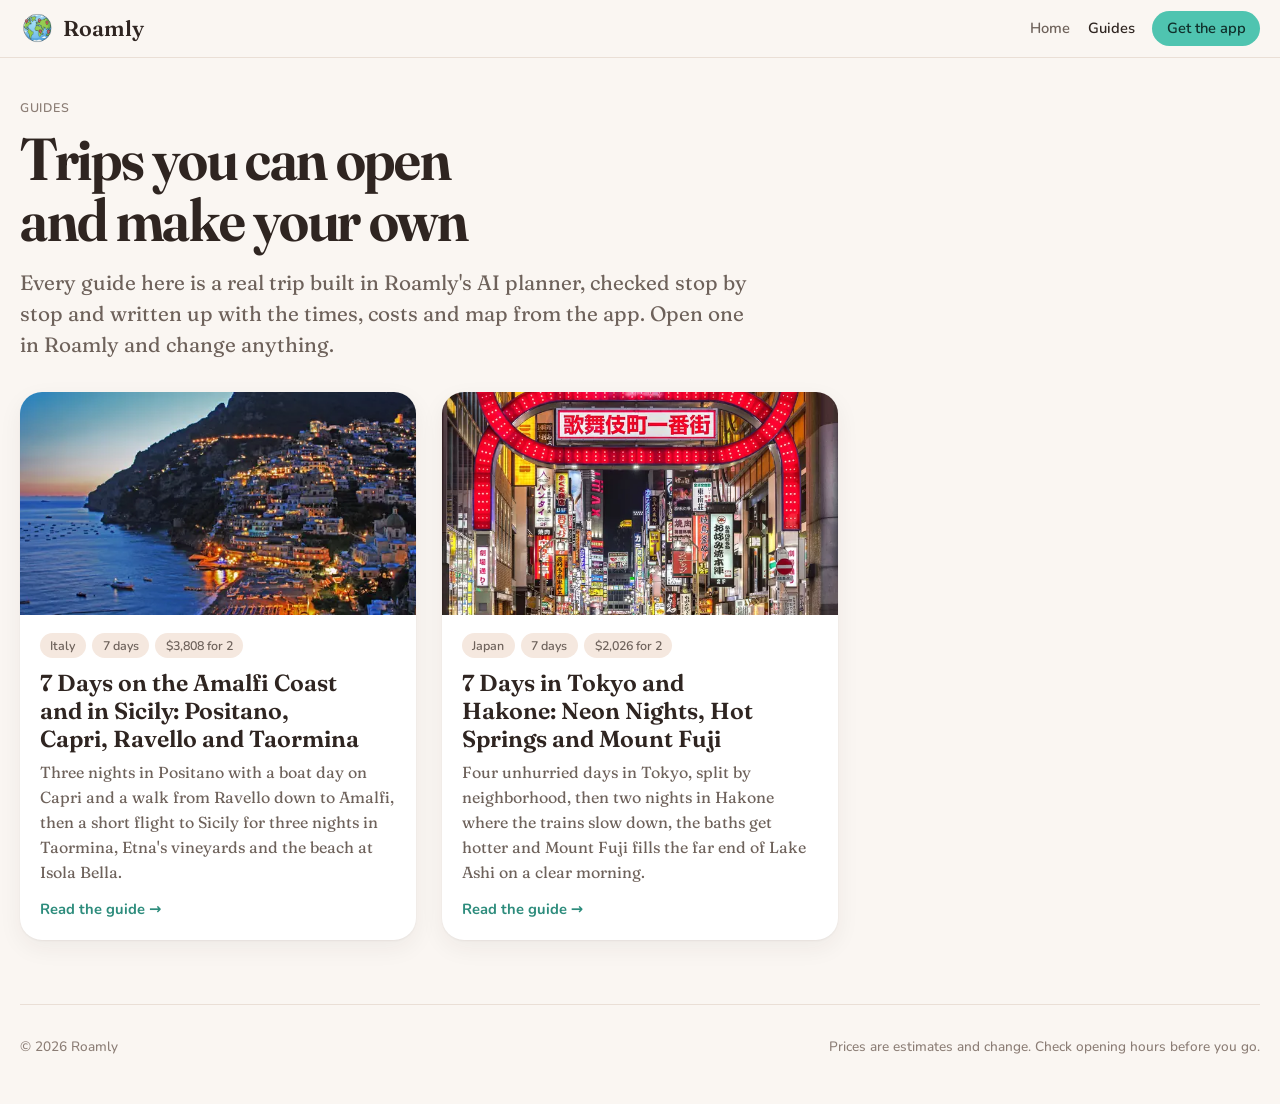
<file: guides/index.html>
<!doctype html>
<html lang="en"><head><meta charset="utf-8"><meta name="viewport" content="width=device-width, initial-scale=1, viewport-fit=cover">
<title>Travel Guides and Day-by-Day Itineraries | Roamly</title>
<meta name="description" content="Day-by-day travel itineraries built in Roamly's AI trip planner and checked stop by stop, with real times, costs and maps. Open any of them in the app and make it yours.">
<link rel="canonical" href="https://roamly.us/guides/"><meta name="apple-itunes-app" content="app-id=6737066181">
<meta property="og:type" content="website"><meta property="og:title" content="Roamly travel guides"><meta property="og:image" content="https://roamly.us/guides/img/am-pos3-c-1200.jpg">
<link rel="icon" href="../assets/icon-96.png">
<link rel="preconnect" href="https://fonts.googleapis.com"><link rel="preconnect" href="https://fonts.gstatic.com" crossorigin>
<link rel="stylesheet" href="https://fonts.googleapis.com/css2?family=Fraunces:opsz,wght,SOFT@9..144,400;9..144,500;9..144,600;9..144,700&family=Nunito:wght@500;600;700;800&display=swap">
<link rel="stylesheet" href="assets/guide.css"><script type="application/ld+json">{"@context": "https://schema.org", "@type": "CollectionPage", "name": "Roamly travel guides", "url": "https://roamly.us/guides/", "description": "Day-by-day travel itineraries built in Roamly, with real times, costs and maps.", "mainEntity": {"@type": "ItemList", "itemListElement": [{"@type": "ListItem", "position": 1, "url": "https://roamly.us/guides/amalfi-coast-sicily-7-day-itinerary", "name": "7 Days on the Amalfi Coast and in Sicily: Positano, Capri, Ravello and Taormina"}, {"@type": "ListItem", "position": 2, "url": "https://roamly.us/guides/tokyo-hakone-7-day-itinerary", "name": "7 Days in Tokyo and Hakone: Neon Nights, Hot Springs and Mount Fuji"}]}}</script></head><body>
<header class="site"><div class="site-in"><a class="brand" href="../index.html"><img src="../assets/icon-96.png" alt="" width="34" height="34"><span>Roamly</span></a>
<nav><a href="../index.html">Home</a><a href="index.html" aria-current="page">Guides</a><a class="get" href="https://apps.apple.com/app/id6737066181?ct=blog-guides-index" aria-haspopup="dialog" aria-controls="get-pop">Get the app</a></nav>
<div class="get-pop" id="get-pop" role="dialog" aria-label="Get Roamly on your iPhone" hidden><div class="qr"><svg xmlns="http://www.w3.org/2000/svg" viewBox="0 0 29 29" width="104" height="104" role="img" aria-label="QR code that opens this trip in Roamly" class="segno"><path fill="#fff" d="M0 0h29v29h-29z"/><path class="qrline" stroke="#1c1917" d="M0 0.5h7m2 0h3m2 0h2m3 0h1m2 0h7m-29 1h1m5 0h1m2 0h1m3 0h1m1 0h2m3 0h1m1 0h1m5 0h1m-29 1h1m1 0h3m1 0h1m3 0h1m3 0h1m2 0h1m2 0h1m1 0h1m1 0h3m1 0h1m-29 1h1m1 0h3m1 0h1m2 0h1m1 0h1m3 0h2m2 0h2m1 0h1m1 0h3m1 0h1m-29 1h1m1 0h3m1 0h1m3 0h1m1 0h2m2 0h3m3 0h1m1 0h3m1 0h1m-29 1h1m5 0h1m1 0h3m2 0h1m1 0h1m1 0h4m1 0h1m5 0h1m-29 1h7m1 0h1m1 0h1m1 0h1m1 0h1m1 0h1m1 0h1m1 0h1m1 0h7m-20 1h2m1 0h1m1 0h2m1 0h4m-21 1h1m2 0h1m1 0h2m1 0h1m3 0h1m1 0h1m1 0h1m2 0h1m1 0h1m1 0h1m-23 1h1m1 0h1m3 0h1m2 0h5m1 0h3m2 0h2m2 0h1m2 0h1m-27 1h2m2 0h1m1 0h3m1 0h3m1 0h4m1 0h1m3 0h3m-28 1h3m1 0h2m2 0h3m2 0h1m1 0h1m2 0h3m5 0h2m-25 1h2m1 0h2m1 0h2m2 0h1m1 0h1m1 0h1m1 0h1m2 0h2m1 0h1m1 0h2m-29 1h3m1 0h1m2 0h1m2 0h1m1 0h1m1 0h2m3 0h3m-22 1h4m2 0h2m2 0h1m3 0h1m1 0h3m2 0h1m2 0h5m-26 1h2m3 0h4m1 0h3m1 0h1m1 0h5m1 0h1m1 0h1m-28 1h1m1 0h3m1 0h4m3 0h2m1 0h2m2 0h2m5 0h1m-27 1h1m3 0h1m2 0h1m2 0h1m1 0h2m7 0h2m1 0h1m2 0h1m-29 1h1m1 0h2m1 0h4m2 0h2m1 0h1m3 0h1m3 0h1m1 0h1m2 0h2m-26 1h3m2 0h1m6 0h4m1 0h2m1 0h2m2 0h2m-29 1h1m2 0h1m2 0h1m2 0h1m1 0h2m2 0h1m3 0h6m1 0h1m-19 1h1m1 0h1m1 0h1m3 0h5m3 0h1m1 0h3m-29 1h7m2 0h1m7 0h2m1 0h1m1 0h1m1 0h1m2 0h1m-28 1h1m5 0h1m1 0h2m1 0h2m1 0h1m1 0h1m3 0h1m3 0h4m-28 1h1m1 0h3m1 0h1m2 0h4m3 0h2m2 0h5m-25 1h1m1 0h3m1 0h1m1 0h3m1 0h1m4 0h1m1 0h1m2 0h6m-28 1h1m1 0h3m1 0h1m2 0h1m2 0h1m4 0h1m6 0h3m1 0h1m-29 1h1m5 0h1m2 0h3m2 0h1m1 0h5m1 0h1m1 0h1m2 0h1m-28 1h7m1 0h1m1 0h1m2 0h3m1 0h2m1 0h3m1 0h1m2 0h1"/></svg></div>
<div><b>Get Roamly on your iPhone</b><span>Point your iPhone camera at the code. It's free.</span></div></div></div></header>
<main class="gindex"><div class="head"><div class="crumbs">Guides</div><h1>Trips you can open and make your own</h1>
<p class="dek">Every guide here is a real trip built in Roamly's AI planner, checked stop by stop and written up with the times, costs and map from the app. Open one in Roamly and change anything.</p></div>
<div class="glist"><a class="gcard" href="amalfi-coast-sicily-7-day-itinerary.html"><picture><source type="image/webp" srcset="img/am-pos3-c-640.webp 640w, img/am-pos3-c-960.webp 960w, img/am-pos3-c-1280.webp 1280w" sizes="(min-width: 1100px) 600px, calc(100vw - 32px)"><img src="img/am-pos3-c-960.jpg" width="1280" height="609" alt="Positano at dusk, home for the first three nights" loading="lazy" decoding="async"></picture>
<div class="gcard-body"><div class="gcard-meta"><span>Italy</span><span>7 days</span><span>$3,808 for 2</span></div>
<h2>7 Days on the Amalfi Coast and in Sicily: Positano, Capri, Ravello and Taormina</h2><p>Three nights in Positano with a boat day on Capri and a walk from Ravello down to Amalfi, then a short flight to Sicily for three nights in Taormina, Etna&#x27;s vineyards and the beach at Isola Bella.</p><span class="gcard-go">Read the guide →</span></div></a><a class="gcard" href="tokyo-hakone-7-day-itinerary.html"><picture><source type="image/webp" srcset="img/tk-hero-c-640.webp 640w, img/tk-hero-c-960.webp 960w, img/tk-hero-c-1280.webp 1280w" sizes="(min-width: 1100px) 600px, calc(100vw - 32px)"><img src="img/tk-hero-c-960.jpg" width="1280" height="800" alt="Kabukichō in Shinjuku, a ten-minute walk from day one&#x27;s hotel" loading="lazy" decoding="async"></picture>
<div class="gcard-body"><div class="gcard-meta"><span>Japan</span><span>7 days</span><span>$2,026 for 2</span></div>
<h2>7 Days in Tokyo and Hakone: Neon Nights, Hot Springs and Mount Fuji</h2><p>Four unhurried days in Tokyo, split by neighborhood, then two nights in Hakone where the trains slow down, the baths get hotter and Mount Fuji fills the far end of Lake Ashi on a clear morning.</p><span class="gcard-go">Read the guide →</span></div></a></div></main>
<footer class="foot"><span>© 2026 Roamly</span><span>Prices are estimates and change. Check opening hours before you go.</span></footer>
<script src="assets/guide.js"></script></body></html>
</file>
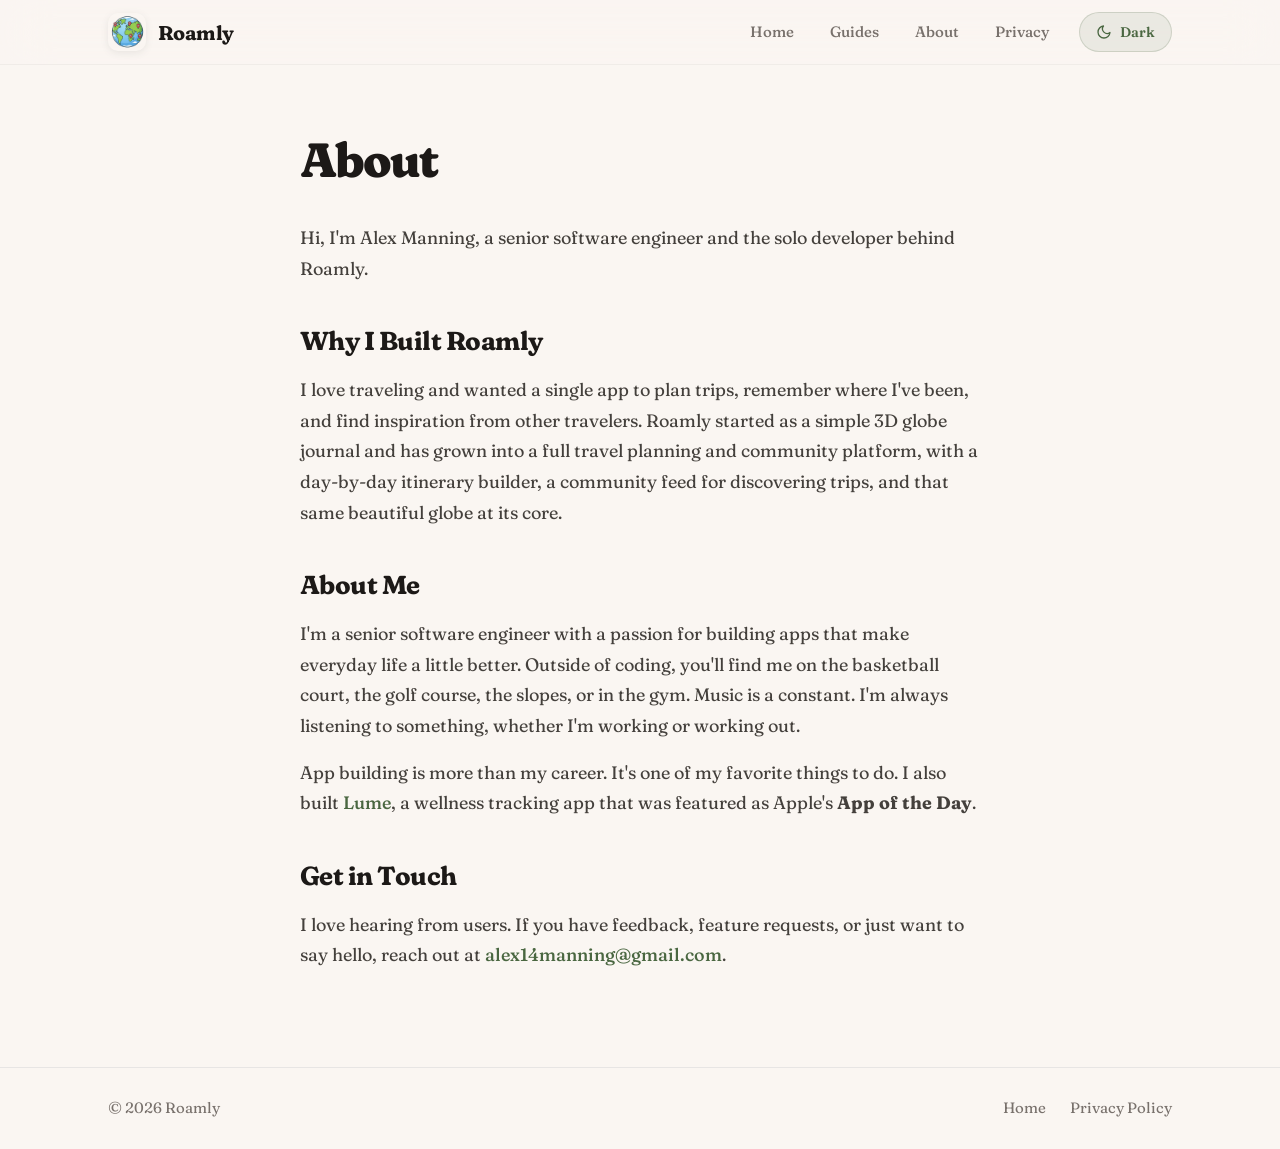
<file: about.html>
<!doctype html>
<html lang="en">
<head>
  <meta charset="utf-8" />
  <meta name="viewport" content="width=device-width, initial-scale=1" />
  <title>Roamly — About</title>
  <link rel="canonical" href="https://roamly.us/about.html" />
  <script type="application/ld+json">{"@context":"https://schema.org","@type":"Person","@id":"https://roamly.us/about.html#author","name":"Alex Manning","jobTitle":"Founder of Roamly","description":"Senior software engineer and the solo developer behind Roamly, an AI travel planner for iPhone.","url":"https://roamly.us/about.html#author","image":"https://roamly.us/assets/alex-capri.jpg","worksFor":{"@type":"Organization","name":"Roamly","url":"https://roamly.us/"}}</script>
  <link rel="icon" href="assets/icon-96.png" type="image/png" />
  <link rel="apple-touch-icon" href="assets/icon-180.png" />
  <link rel="preconnect" href="https://fonts.googleapis.com" />
  <link rel="preconnect" href="https://fonts.gstatic.com" crossorigin />
  <link rel="stylesheet" href="https://fonts.googleapis.com/css2?family=Fraunces:ital,opsz,wght@0,9..144,300;0,9..144,400;0,9..144,500;0,9..144,600;0,9..144,700;0,9..144,800;1,9..144,400;1,9..144,500;1,9..144,600&display=swap" />
  <link rel="stylesheet" href="assets/style.css" />
  <script src="assets/theme.js"></script>
</head>
<body>

  <header class="site-header">
    <div class="container header-inner">
      <a href="index.html" class="brand">
        <img src="assets/icon-96.png" alt="Roamly" class="brand-icon" width="38" height="38" />
        <span class="brand-name">Roamly</span>
      </a>
      <nav class="nav">
        <a href="index.html">Home</a>
        <a href="guides/">Guides</a>
        <a href="about.html">About</a>
        <a href="privacy.html">Privacy</a>
        <button type="button" class="theme-toggle" aria-label="Switch to dark mode">
          <svg class="icon-moon" viewBox="0 0 24 24" aria-hidden="true"><path d="M21 12.8A9 9 0 1 1 11.2 3a7 7 0 0 0 9.8 9.8z"/></svg>
          <svg class="icon-sun" viewBox="0 0 24 24" aria-hidden="true"><circle cx="12" cy="12" r="4.5"/><path d="M12 2v2M12 20v2M4.9 4.9l1.4 1.4M17.7 17.7l1.4 1.4M2 12h2M20 12h2M4.9 19.1l1.4-1.4M17.7 6.3l1.4-1.4"/></svg>
          <span class="label-dark">Dark</span>
          <span class="label-light">Light</span>
        </button>
      </nav>
    </div>
  </header>

  <main>
    <section class="page-simple">
      <div class="container">
        <div class="page-simple-inner">
          <h1>About</h1>

          <p>
            Hi, I'm Alex Manning, a senior software engineer and the solo developer behind Roamly.
          </p>

          <h2>Why I Built Roamly</h2>
          <p>
            I love traveling and wanted a single app to plan trips, remember where I've been, and
            find inspiration from other travelers. Roamly started as a simple 3D globe journal and
            has grown into a full travel planning and community platform, with a day-by-day
            itinerary builder, a community feed for discovering trips, and that same beautiful globe
            at its core.
          </p>

          <h2 id="author">About Me</h2>
          <p>
            I'm a senior software engineer with a passion for building apps that make everyday life
            a little better. Outside of coding, you'll find me on the basketball court, the golf
            course, the slopes, or in the gym. Music is a constant. I'm always listening to
            something, whether I'm working or working out.
          </p>
          <p>
            App building is more than my career. It's one of my favorite things to do. I also
            built <a href="https://apps.apple.com/us/app/lume-health-wellness/id6753306585">Lume</a>,
            a wellness tracking app that was featured as Apple's <strong>App of the Day</strong>.
          </p>

          <h2>Get in Touch</h2>
          <p>
            I love hearing from users. If you have feedback, feature requests, or just want
            to say hello, reach out at <a href="mailto:alex14manning@gmail.com">alex14manning@gmail.com</a>.
          </p>
        </div>
      </div>
    </section>
  </main>

  <footer class="site-footer">
    <div class="container footer-inner">
      <span>&copy; 2026 Roamly</span>
      <div class="footer-links">
        <a href="index.html">Home</a>
        <a href="privacy.html">Privacy Policy</a>
      </div>
    </div>
  </footer>

</body>
</html>
</file>
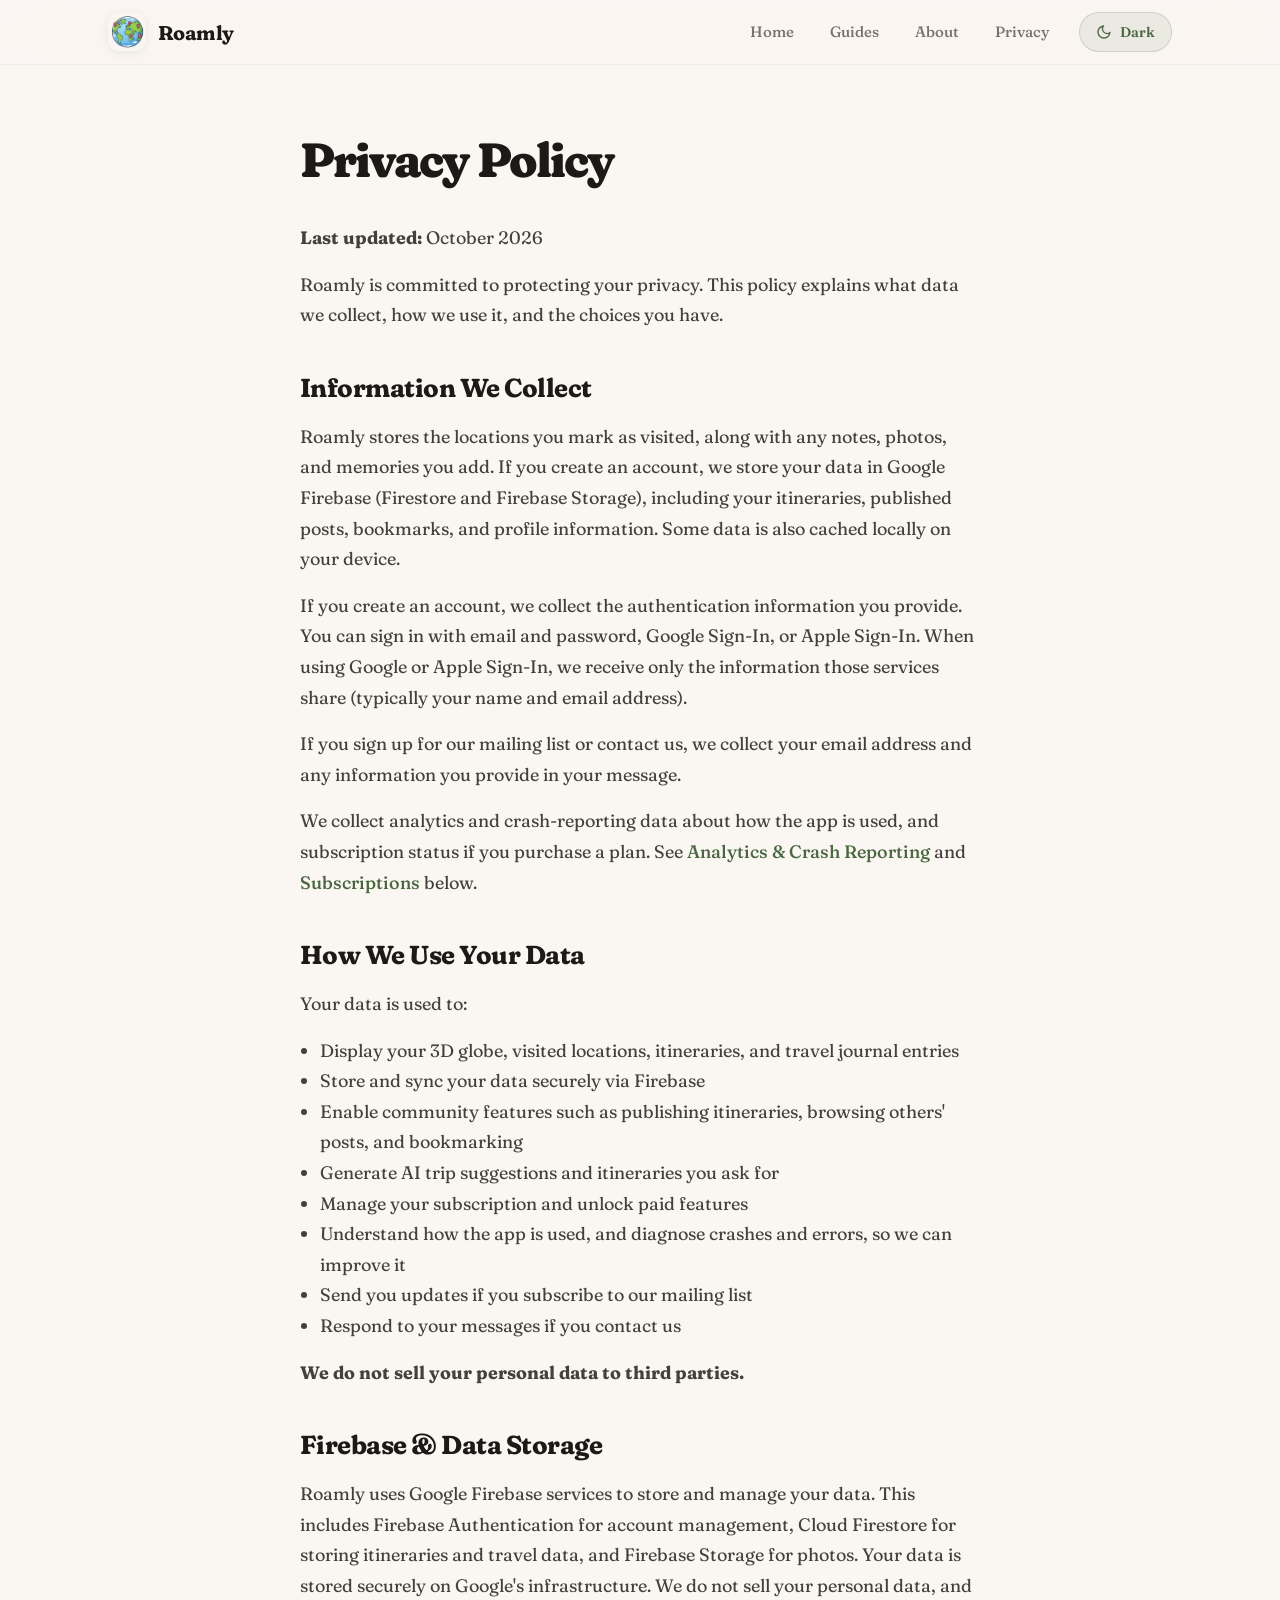
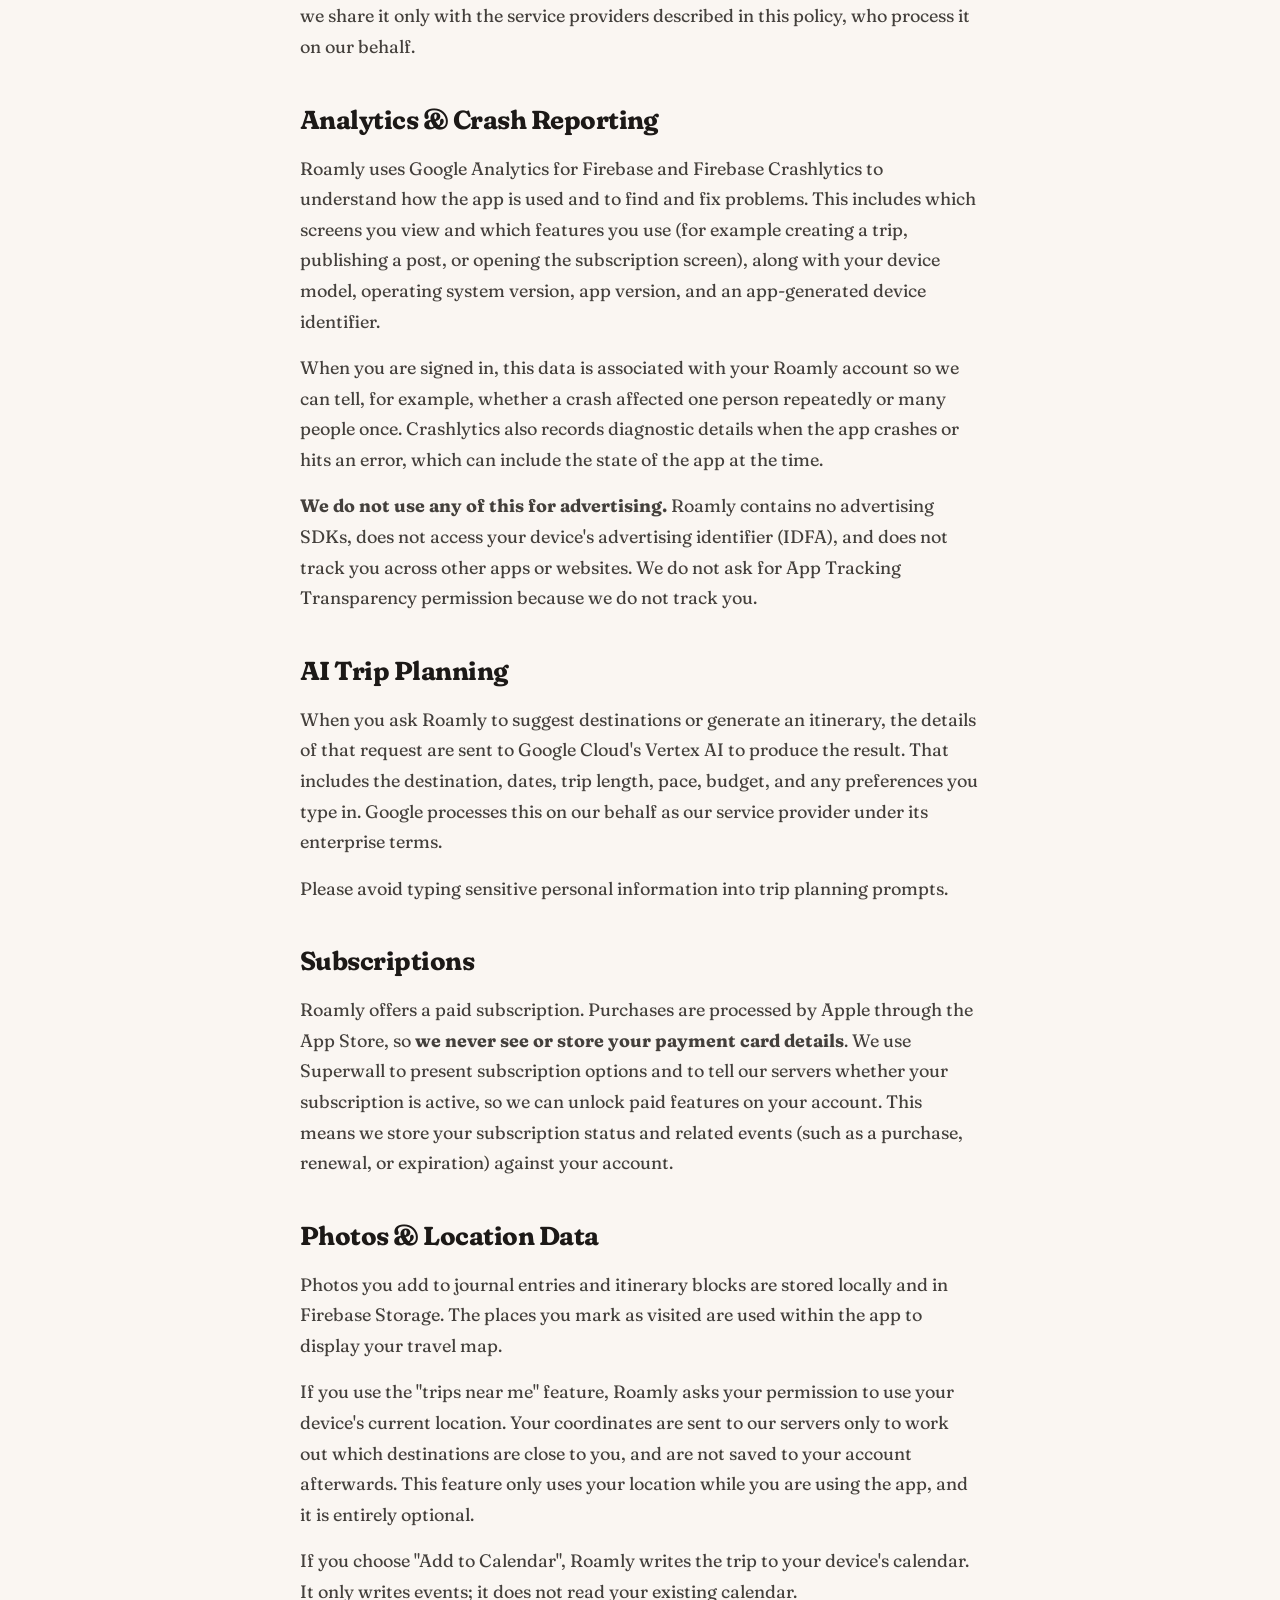
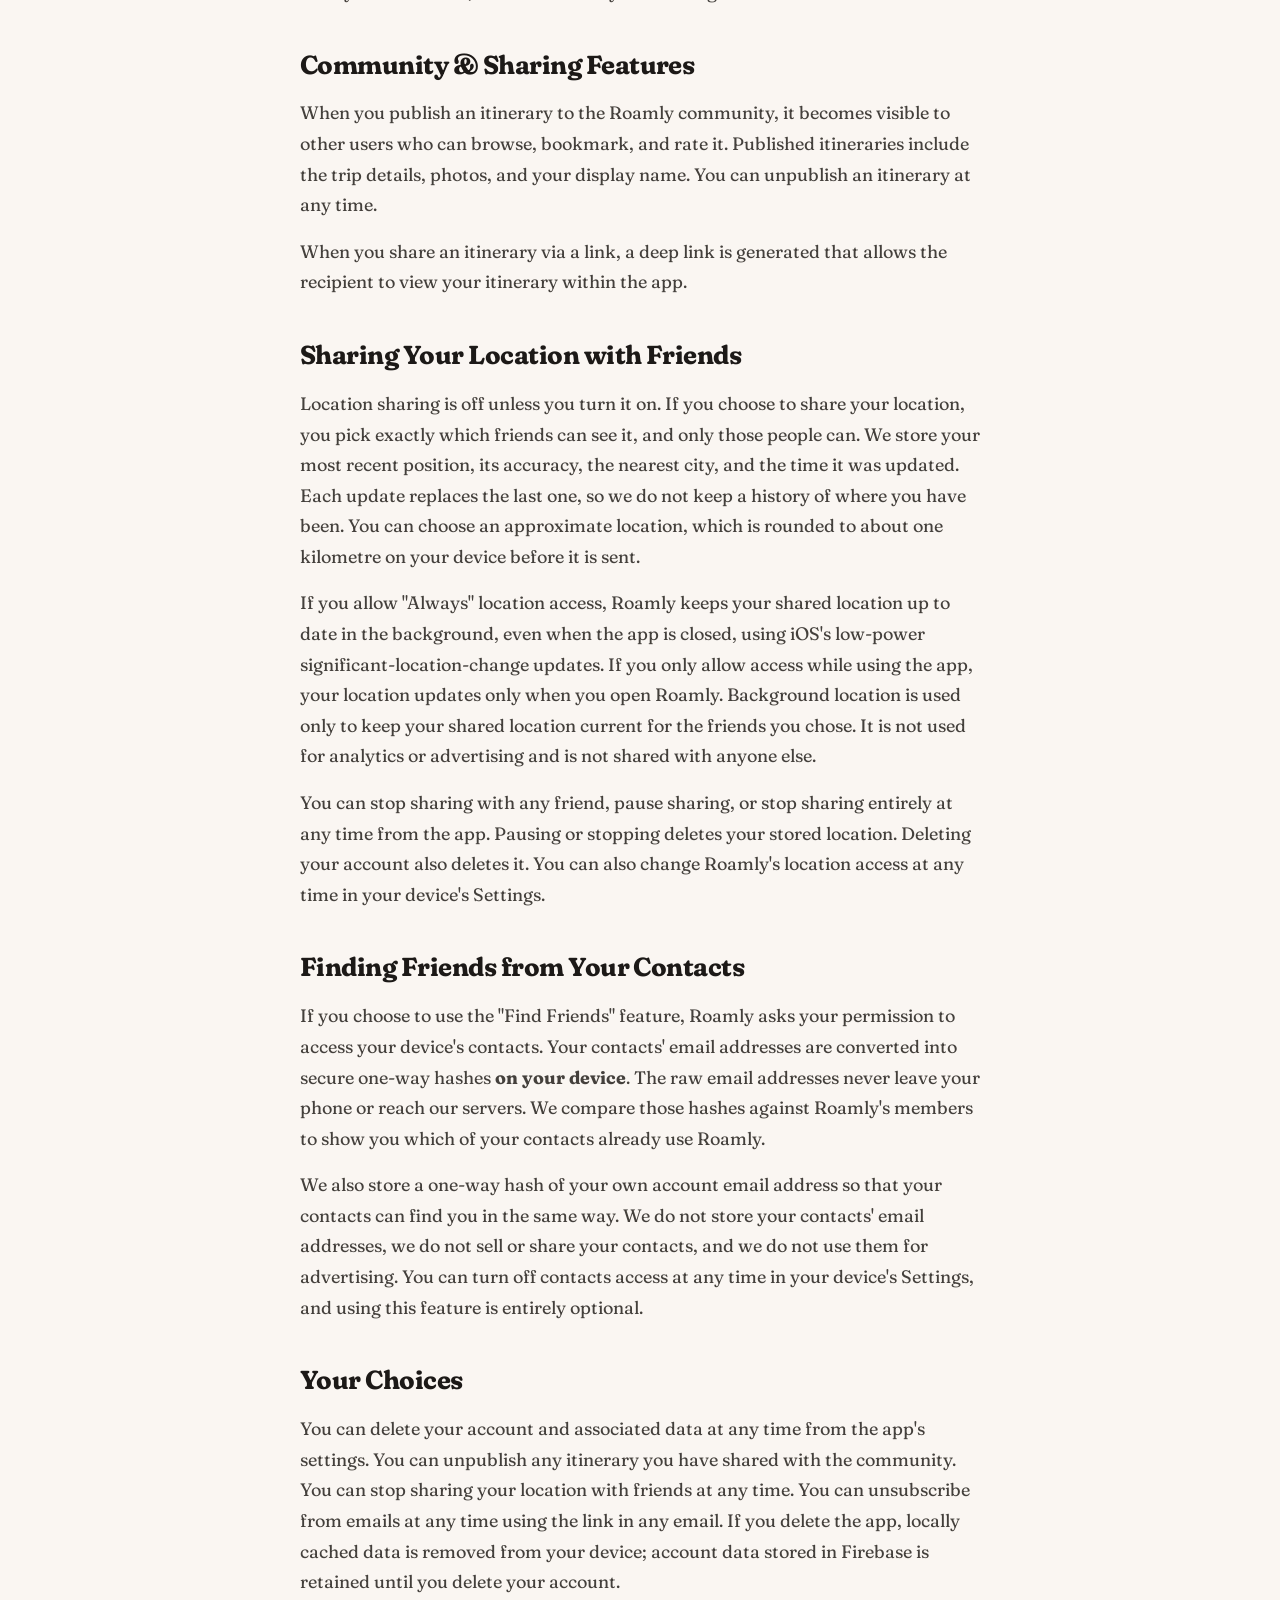
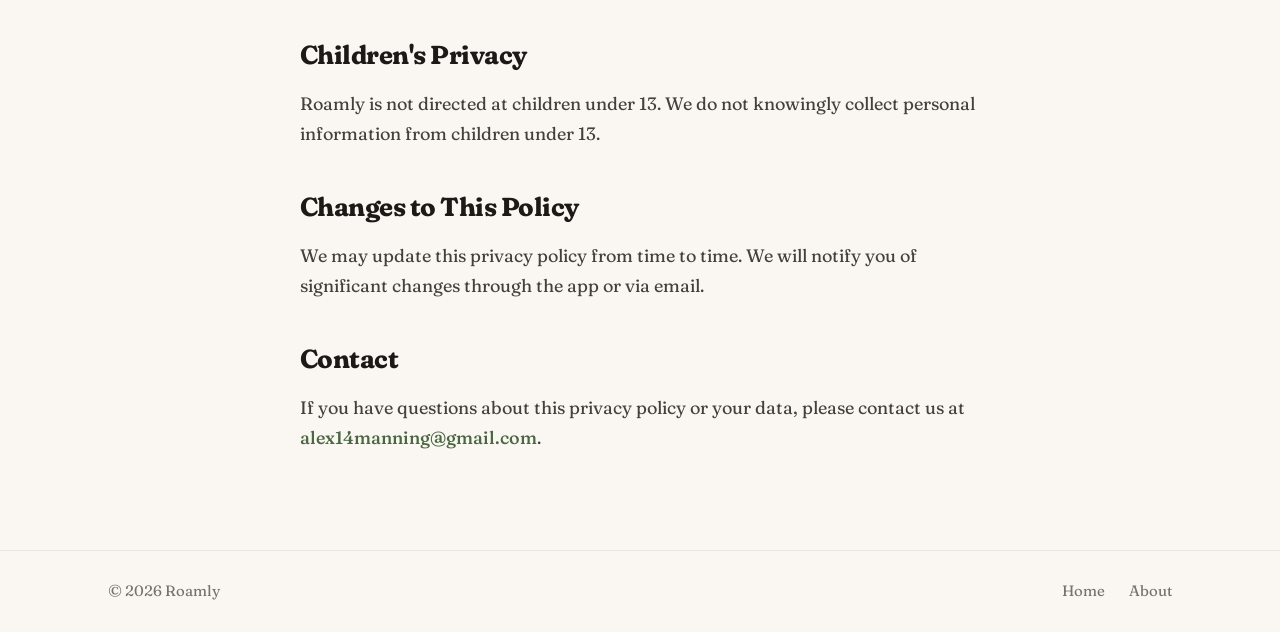
<file: privacy.html>
<!doctype html>
<html lang="en">
<head>
  <meta charset="utf-8" />
  <meta name="viewport" content="width=device-width, initial-scale=1" />
  <title>Roamly — Privacy Policy</title>
  <link rel="icon" href="assets/icon-96.png" type="image/png" />
  <link rel="apple-touch-icon" href="assets/icon-180.png" />
  <link rel="preconnect" href="https://fonts.googleapis.com" />
  <link rel="preconnect" href="https://fonts.gstatic.com" crossorigin />
  <link rel="stylesheet" href="https://fonts.googleapis.com/css2?family=Fraunces:ital,opsz,wght@0,9..144,300;0,9..144,400;0,9..144,500;0,9..144,600;0,9..144,700;0,9..144,800;1,9..144,400;1,9..144,500;1,9..144,600&display=swap" />
  <link rel="stylesheet" href="assets/style.css" />
  <script src="assets/theme.js"></script>
</head>
<body>

  <header class="site-header">
    <div class="container header-inner">
      <a href="index.html" class="brand">
        <img src="assets/icon-96.png" alt="Roamly" class="brand-icon" width="38" height="38" />
        <span class="brand-name">Roamly</span>
      </a>
      <nav class="nav">
        <a href="index.html">Home</a>
        <a href="guides/">Guides</a>
        <a href="about.html">About</a>
        <a href="privacy.html">Privacy</a>
        <button type="button" class="theme-toggle" aria-label="Switch to dark mode">
          <svg class="icon-moon" viewBox="0 0 24 24" aria-hidden="true"><path d="M21 12.8A9 9 0 1 1 11.2 3a7 7 0 0 0 9.8 9.8z"/></svg>
          <svg class="icon-sun" viewBox="0 0 24 24" aria-hidden="true"><circle cx="12" cy="12" r="4.5"/><path d="M12 2v2M12 20v2M4.9 4.9l1.4 1.4M17.7 17.7l1.4 1.4M2 12h2M20 12h2M4.9 19.1l1.4-1.4M17.7 6.3l1.4-1.4"/></svg>
          <span class="label-dark">Dark</span>
          <span class="label-light">Light</span>
        </button>
      </nav>
    </div>
  </header>

  <main>
    <section class="page-simple">
      <div class="container">
        <div class="page-simple-inner">
          <h1>Privacy Policy</h1>
          <p><strong>Last updated:</strong> October 2026</p>

          <p>
            Roamly is committed to protecting your privacy.
            This policy explains what data we collect, how we use it, and the choices you have.
          </p>

          <h2>Information We Collect</h2>
          <p>
            Roamly stores the locations you mark as visited, along with any notes, photos,
            and memories you add. If you create an account, we store your data in Google
            Firebase (Firestore and Firebase Storage), including your itineraries, published
            posts, bookmarks, and profile information. Some data is also cached locally on
            your device.
          </p>
          <p>
            If you create an account, we collect the authentication information you provide.
            You can sign in with email and password, Google Sign-In, or Apple Sign-In. When
            using Google or Apple Sign-In, we receive only the information those services share
            (typically your name and email address).
          </p>
          <p>
            If you sign up for our mailing list or contact us, we collect your email address
            and any information you provide in your message.
          </p>
          <p>
            We collect analytics and crash-reporting data about how the app is used, and
            subscription status if you purchase a plan. See
            <a href="#analytics">Analytics &amp; Crash Reporting</a> and
            <a href="#subscriptions">Subscriptions</a> below.
          </p>

          <h2>How We Use Your Data</h2>
          <p>Your data is used to:</p>
          <ul>
            <li>Display your 3D globe, visited locations, itineraries, and travel journal entries</li>
            <li>Store and sync your data securely via Firebase</li>
            <li>Enable community features such as publishing itineraries, browsing others' posts, and bookmarking</li>
            <li>Generate AI trip suggestions and itineraries you ask for</li>
            <li>Manage your subscription and unlock paid features</li>
            <li>Understand how the app is used, and diagnose crashes and errors, so we can improve it</li>
            <li>Send you updates if you subscribe to our mailing list</li>
            <li>Respond to your messages if you contact us</li>
          </ul>
          <p>
            <strong>We do not sell your personal data to third parties.</strong>
          </p>

          <h2>Firebase &amp; Data Storage</h2>
          <p>
            Roamly uses Google Firebase services to store and manage your data. This includes
            Firebase Authentication for account management, Cloud Firestore for storing
            itineraries and travel data, and Firebase Storage for photos. Your data is stored
            securely on Google's infrastructure. We do not sell your personal data, and we
            share it only with the service providers described in this policy, who process
            it on our behalf.
          </p>

          <h2 id="analytics">Analytics &amp; Crash Reporting</h2>
          <p>
            Roamly uses Google Analytics for Firebase and Firebase Crashlytics to understand
            how the app is used and to find and fix problems. This includes which screens you
            view and which features you use (for example creating a trip, publishing a post,
            or opening the subscription screen), along with your device model, operating system
            version, app version, and an app-generated device identifier.
          </p>
          <p>
            When you are signed in, this data is associated with your Roamly account so we can
            tell, for example, whether a crash affected one person repeatedly or many people
            once. Crashlytics also records diagnostic details when the app crashes or hits an
            error, which can include the state of the app at the time.
          </p>
          <p>
            <strong>We do not use any of this for advertising.</strong> Roamly contains no
            advertising SDKs, does not access your device's advertising identifier (IDFA), and
            does not track you across other apps or websites. We do not ask for App Tracking
            Transparency permission because we do not track you.
          </p>

          <h2 id="ai">AI Trip Planning</h2>
          <p>
            When you ask Roamly to suggest destinations or generate an itinerary, the details
            of that request are sent to Google Cloud's Vertex AI to produce the result. That
            includes the destination, dates, trip length, pace, budget, and any preferences
            you type in. Google processes this on our behalf as our service provider under
            its enterprise terms.
          </p>
          <p>
            Please avoid typing sensitive personal information into trip planning prompts.
          </p>

          <h2 id="subscriptions">Subscriptions</h2>
          <p>
            Roamly offers a paid subscription. Purchases are processed by Apple through the
            App Store, so <strong>we never see or store your payment card details</strong>. We
            use Superwall to present subscription options and to tell our servers whether your
            subscription is active, so we can unlock paid features on your account. This means
            we store your subscription status and related events (such as a purchase, renewal,
            or expiration) against your account.
          </p>

          <h2>Photos &amp; Location Data</h2>
          <p>
            Photos you add to journal entries and itinerary blocks are stored locally and in
            Firebase Storage. The places you mark as visited are used within the app to
            display your travel map.
          </p>
          <p>
            If you use the "trips near me" feature, Roamly asks your permission to use your
            device's current location. Your coordinates are sent to our servers only to work
            out which destinations are close to you, and are not saved to your account
            afterwards. This feature only uses your location while you are using the app, and
            it is entirely optional.
          </p>
          <p>
            If you choose "Add to Calendar", Roamly writes the trip to your device's calendar.
            It only writes events; it does not read your existing calendar.
          </p>

          <h2>Community &amp; Sharing Features</h2>
          <p>
            When you publish an itinerary to the Roamly community, it becomes visible
            to other users who can browse, bookmark, and rate it. Published itineraries
            include the trip details, photos, and your display name. You can unpublish
            an itinerary at any time.
          </p>
          <p>
            When you share an itinerary via a link, a deep link is generated that allows
            the recipient to view your itinerary within the app.
          </p>

          <h2>Sharing Your Location with Friends</h2>
          <p>
            Location sharing is off unless you turn it on. If you choose to share your
            location, you pick exactly which friends can see it, and only those people can.
            We store your most recent position, its accuracy, the nearest city, and the time
            it was updated. Each update replaces the last one, so we do not keep a history
            of where you have been. You can choose an approximate location, which is rounded
            to about one kilometre on your device before it is sent.
          </p>
          <p>
            If you allow "Always" location access, Roamly keeps your shared location up to
            date in the background, even when the app is closed, using iOS's low-power
            significant-location-change updates. If you only allow access while using the
            app, your location updates only when you open Roamly. Background location is
            used only to keep your shared location current for the friends you chose. It is
            not used for analytics or advertising and is not shared with anyone else.
          </p>
          <p>
            You can stop sharing with any friend, pause sharing, or stop sharing entirely at
            any time from the app. Pausing or stopping deletes your stored location. Deleting
            your account also deletes it. You can also change Roamly's location access at any
            time in your device's Settings.
          </p>

          <h2>Finding Friends from Your Contacts</h2>
          <p>
            If you choose to use the "Find Friends" feature, Roamly asks your permission to
            access your device's contacts. Your contacts' email addresses are converted into
            secure one-way hashes <strong>on your device</strong>. The raw email addresses
            never leave your phone or reach our servers. We compare those hashes against
            Roamly's members to show you which of your contacts already use Roamly.
          </p>
          <p>
            We also store a one-way hash of your own account email address so that your
            contacts can find you in the same way. We do not store your contacts' email
            addresses, we do not sell or share your contacts, and we do not use them for
            advertising. You can turn off contacts access at any time in your device's
            Settings, and using this feature is entirely optional.
          </p>

          <h2>Your Choices</h2>
          <p>
            You can delete your account and associated data at any time from the app's settings.
            You can unpublish any itinerary you have shared with the community.
            You can stop sharing your location with friends at any time.
            You can unsubscribe from emails at any time using the link in any email.
            If you delete the app, locally cached data is removed from your device; account data
            stored in Firebase is retained until you delete your account.
          </p>

          <h2>Children's Privacy</h2>
          <p>
            Roamly is not directed at children under 13. We do not knowingly collect
            personal information from children under 13.
          </p>

          <h2>Changes to This Policy</h2>
          <p>
            We may update this privacy policy from time to time. We will notify you of
            significant changes through the app or via email.
          </p>

          <h2>Contact</h2>
          <p>
            If you have questions about this privacy policy or your data, please contact us at
            <a href="mailto:alex14manning@gmail.com">alex14manning@gmail.com</a>.
          </p>
        </div>
      </div>
    </section>
  </main>

  <footer class="site-footer">
    <div class="container footer-inner">
      <span>&copy; 2026 Roamly</span>
      <div class="footer-links">
        <a href="index.html">Home</a>
        <a href="about.html">About</a>
      </div>
    </div>
  </footer>

</body>
</html>
</file>
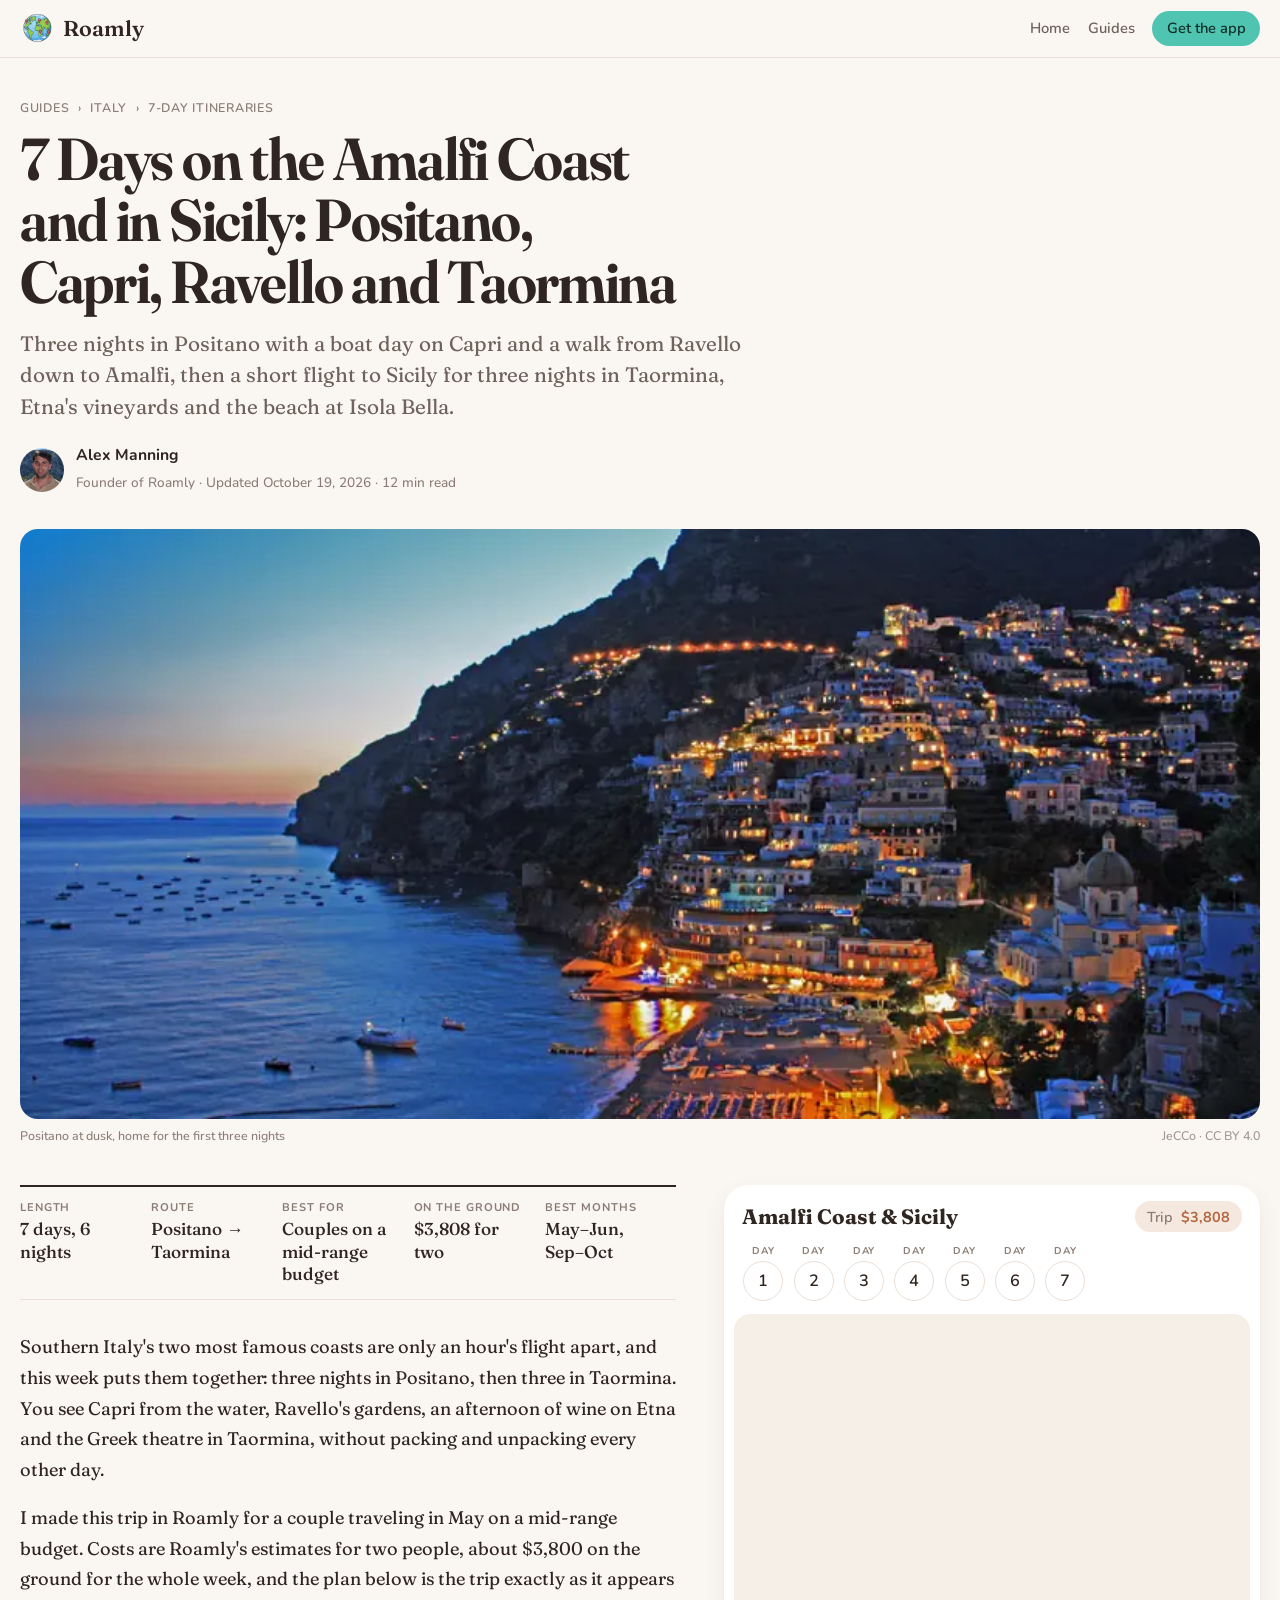
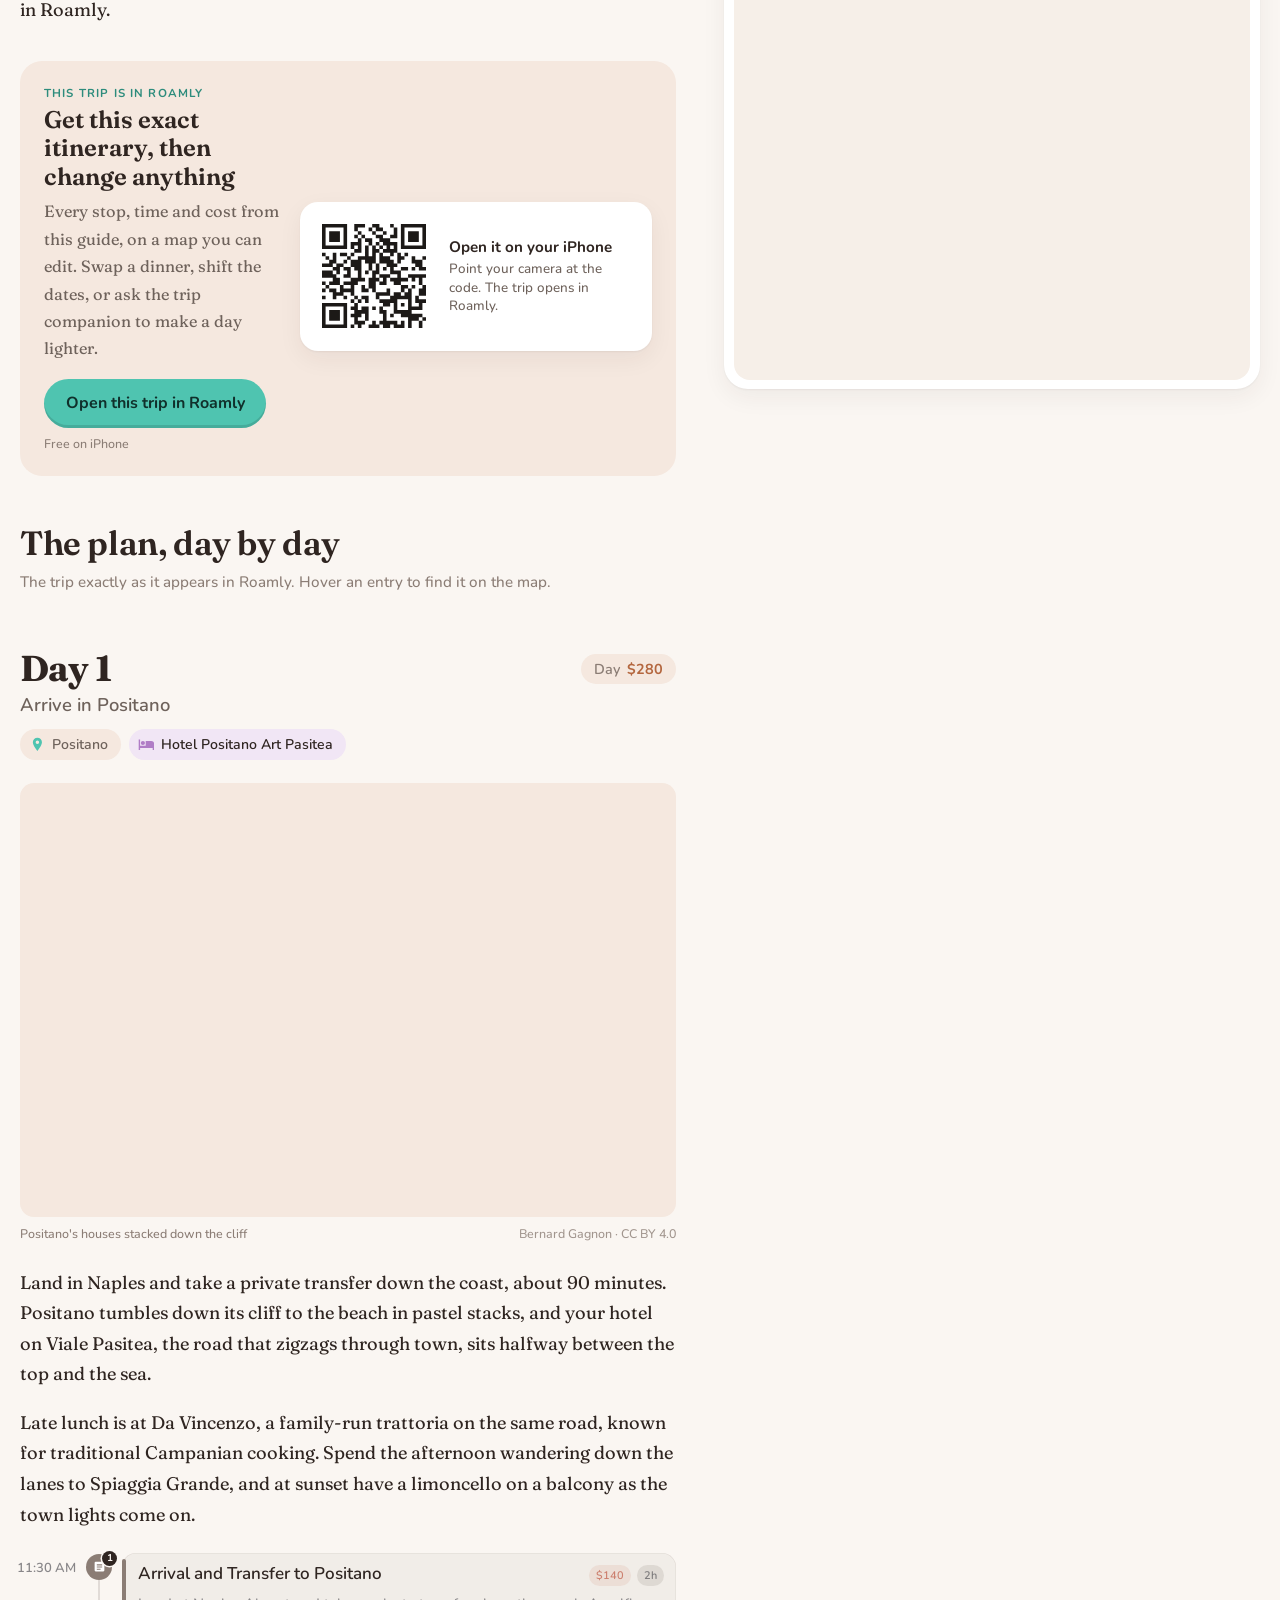
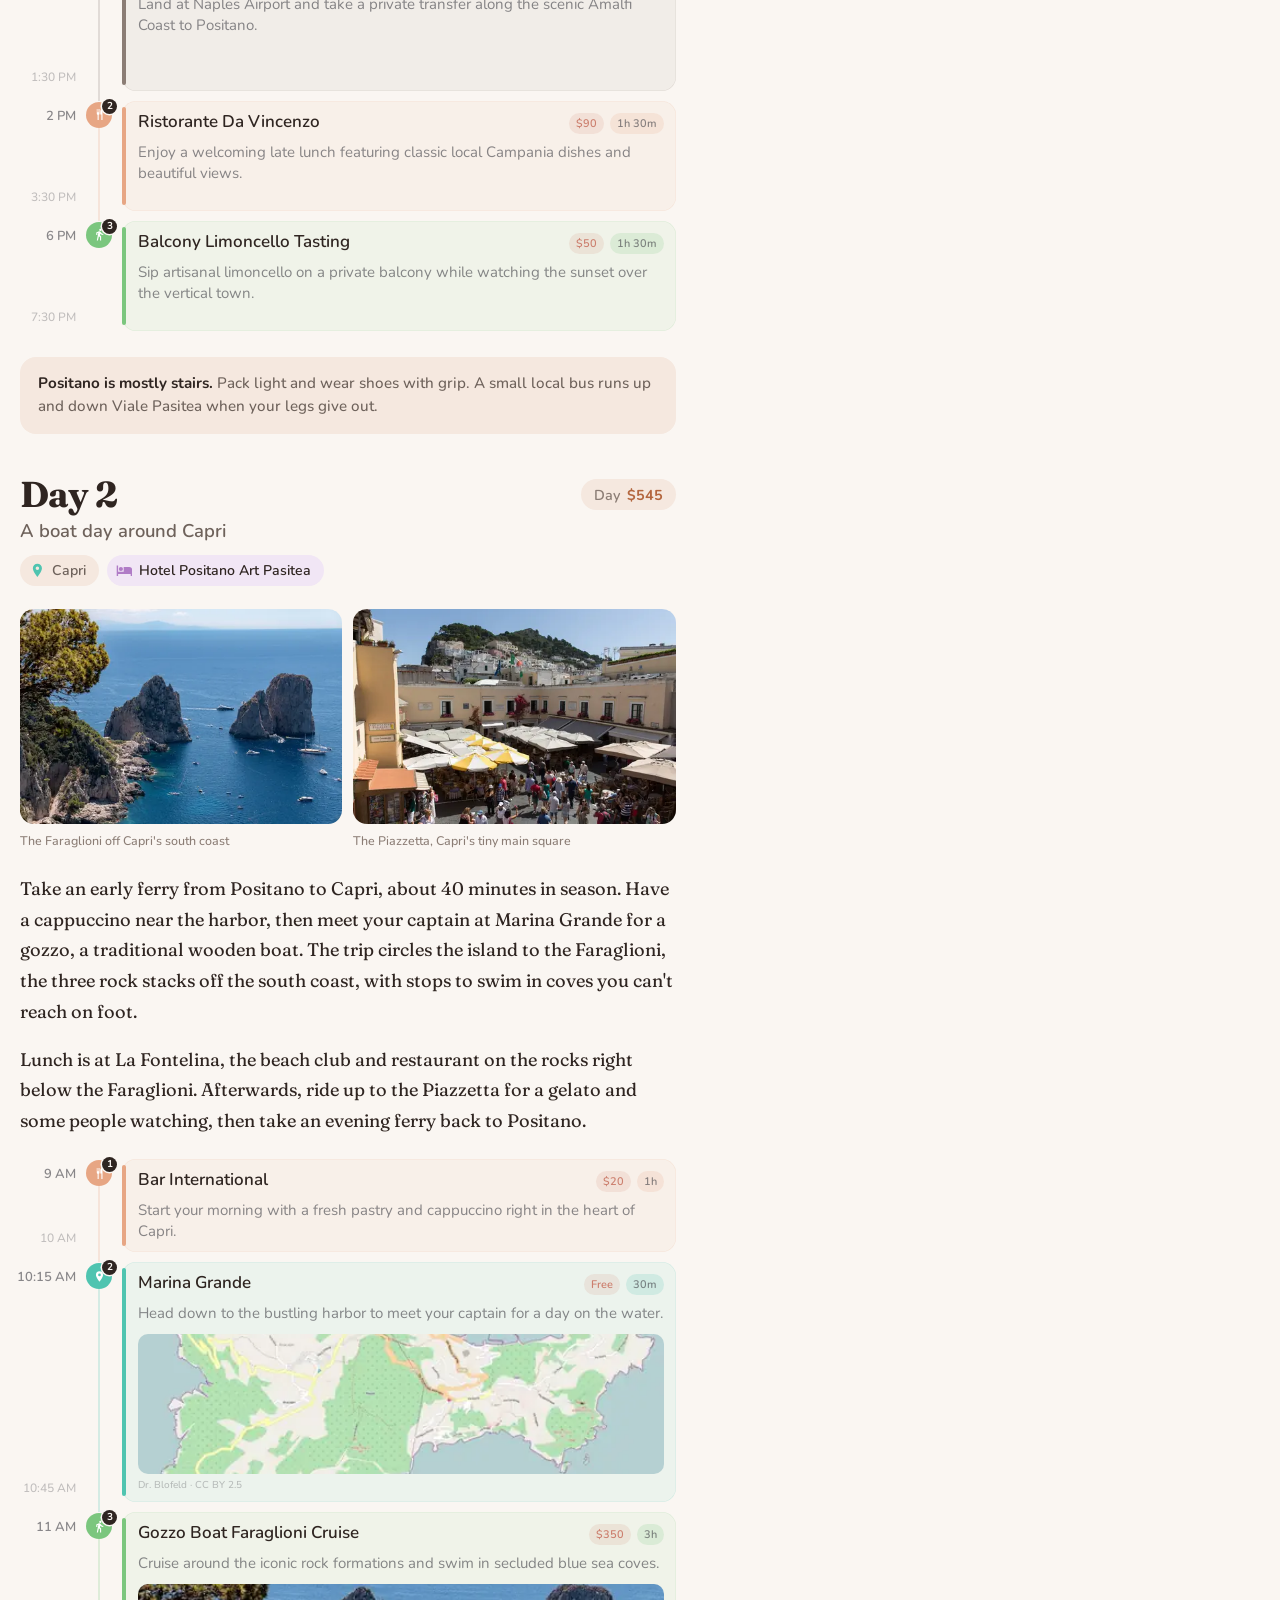
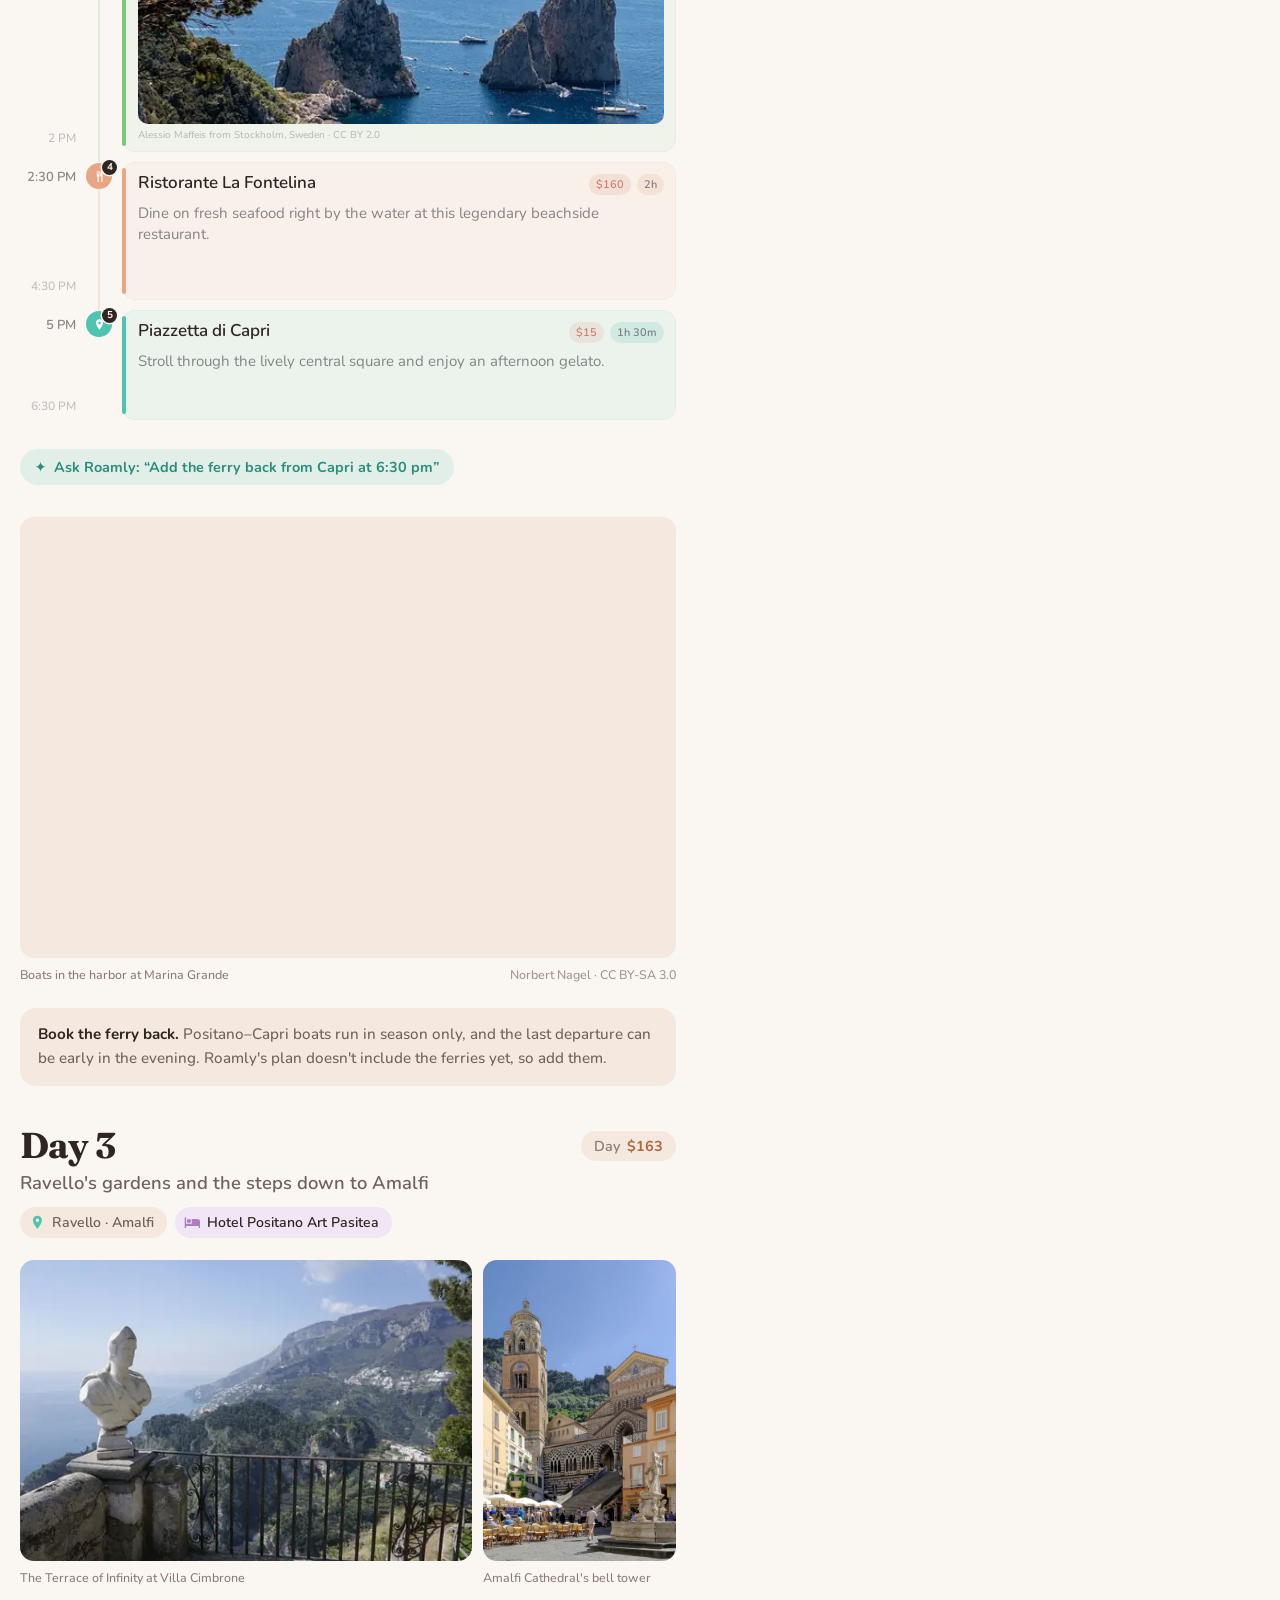
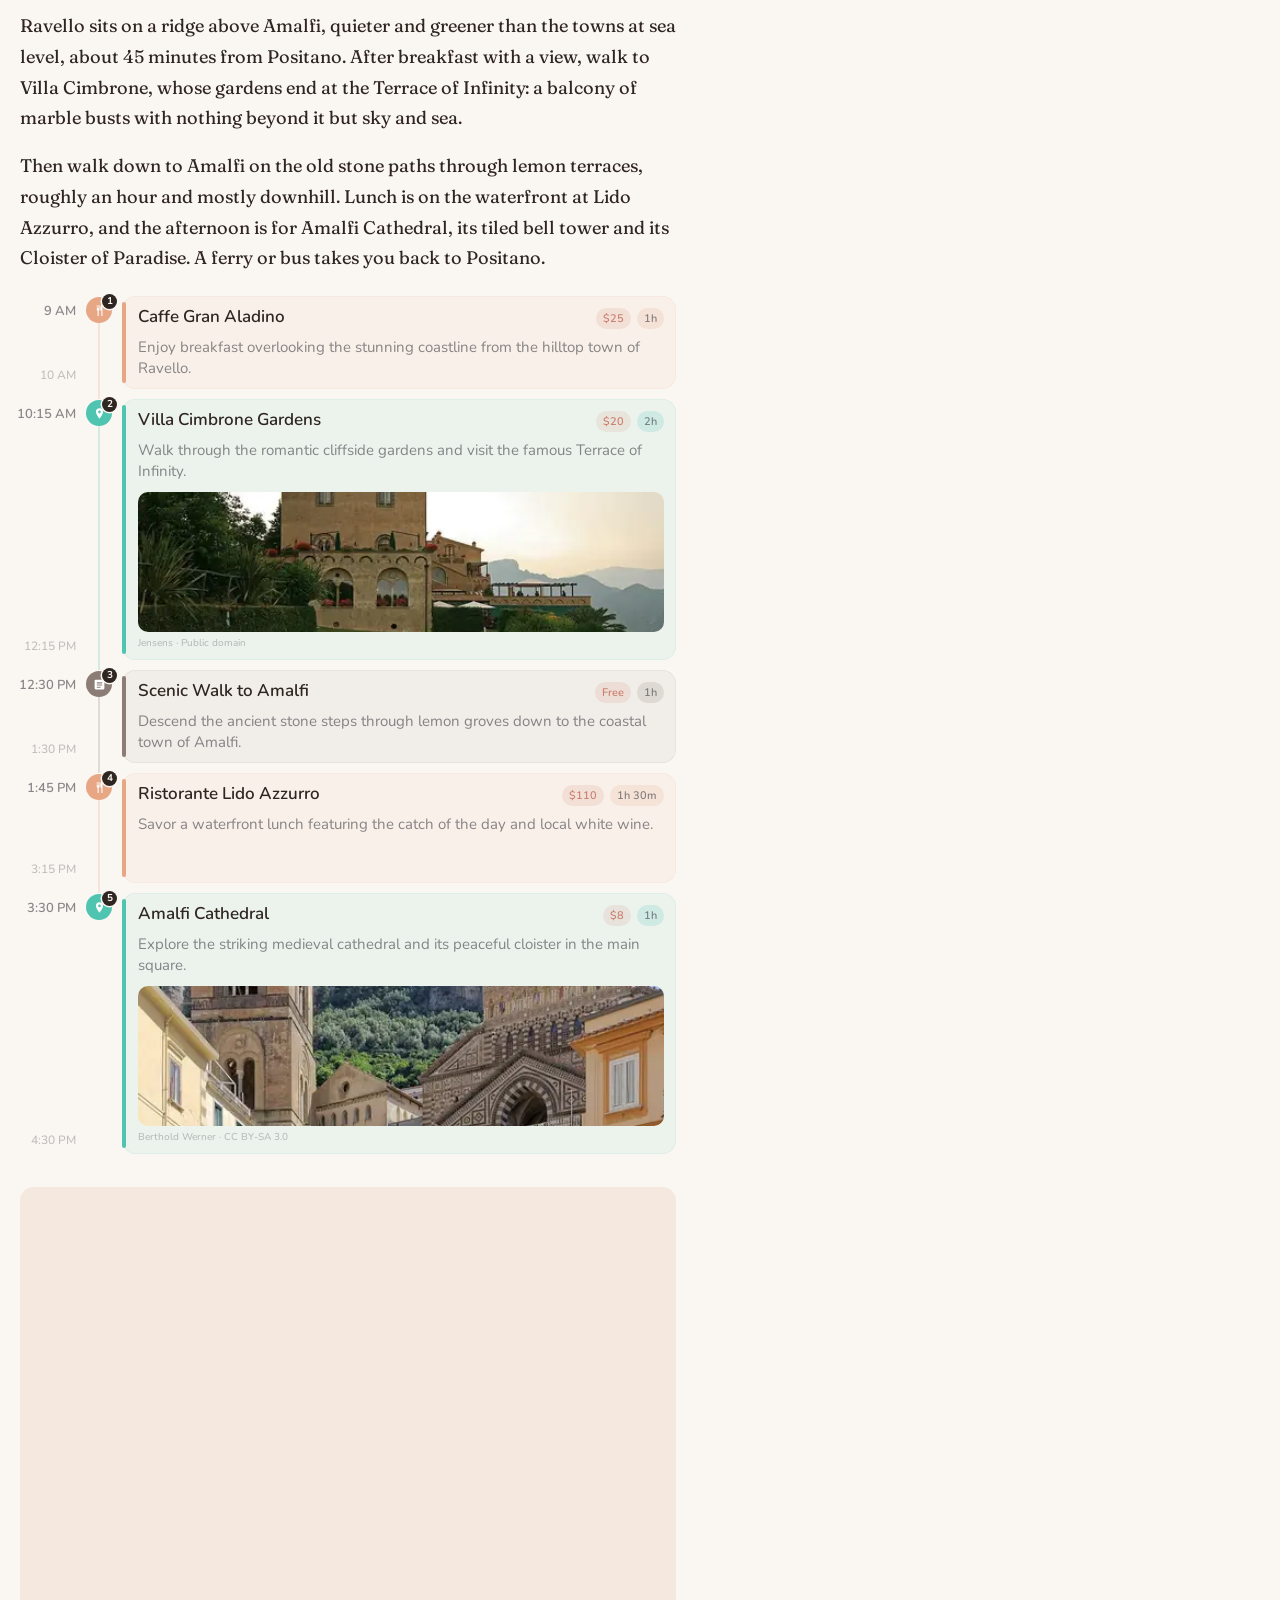
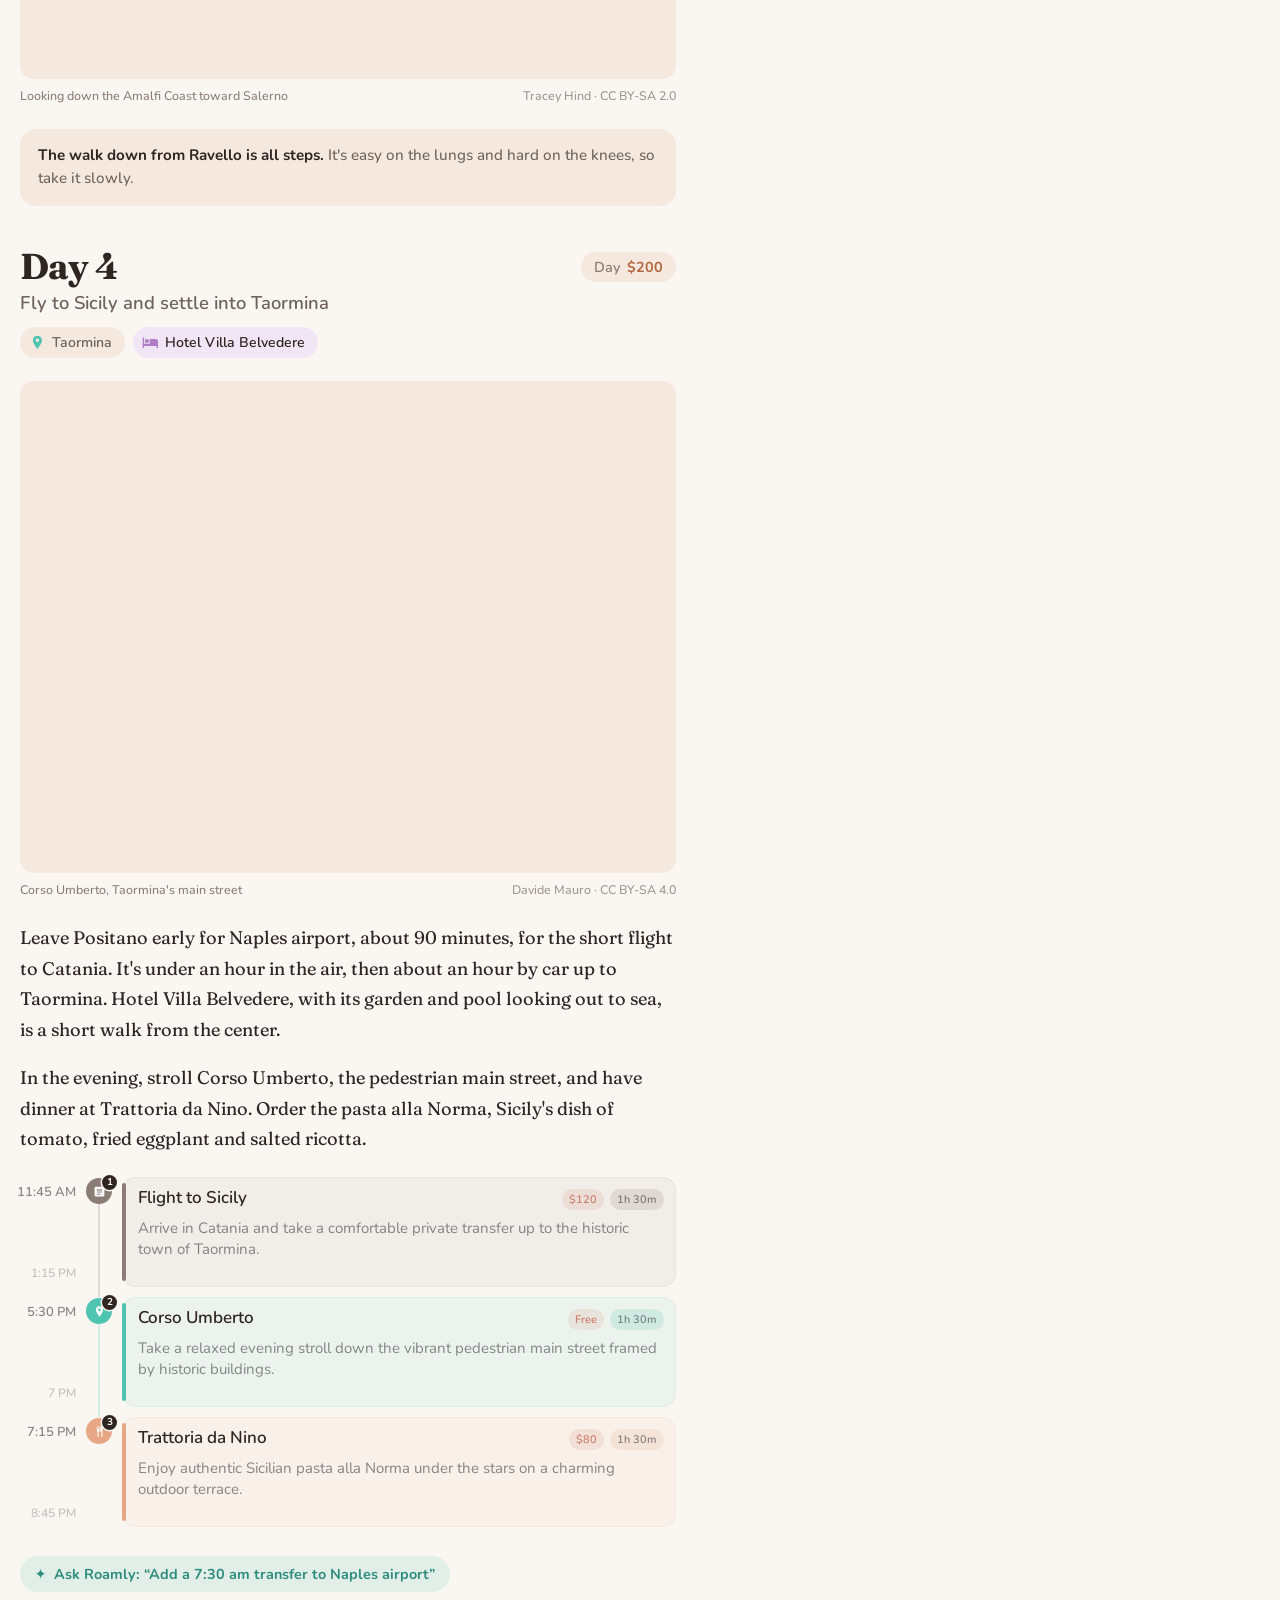
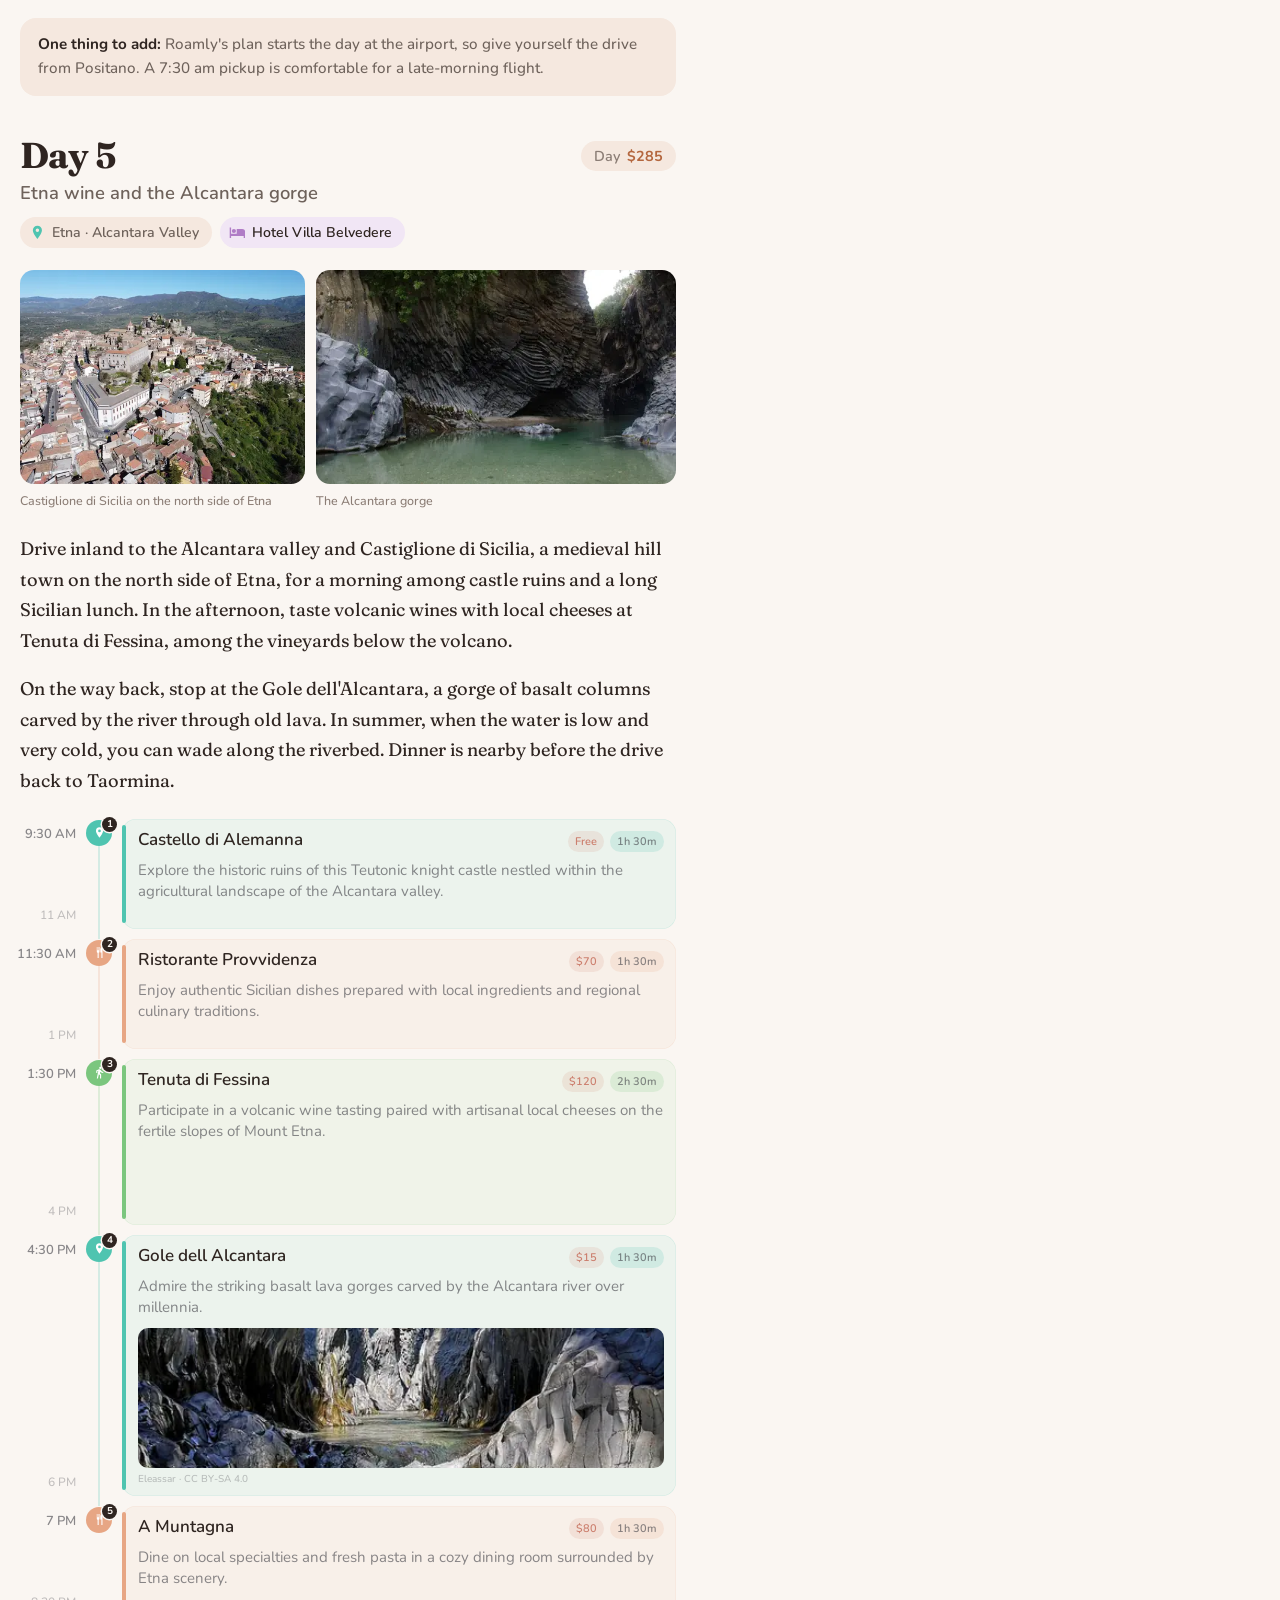
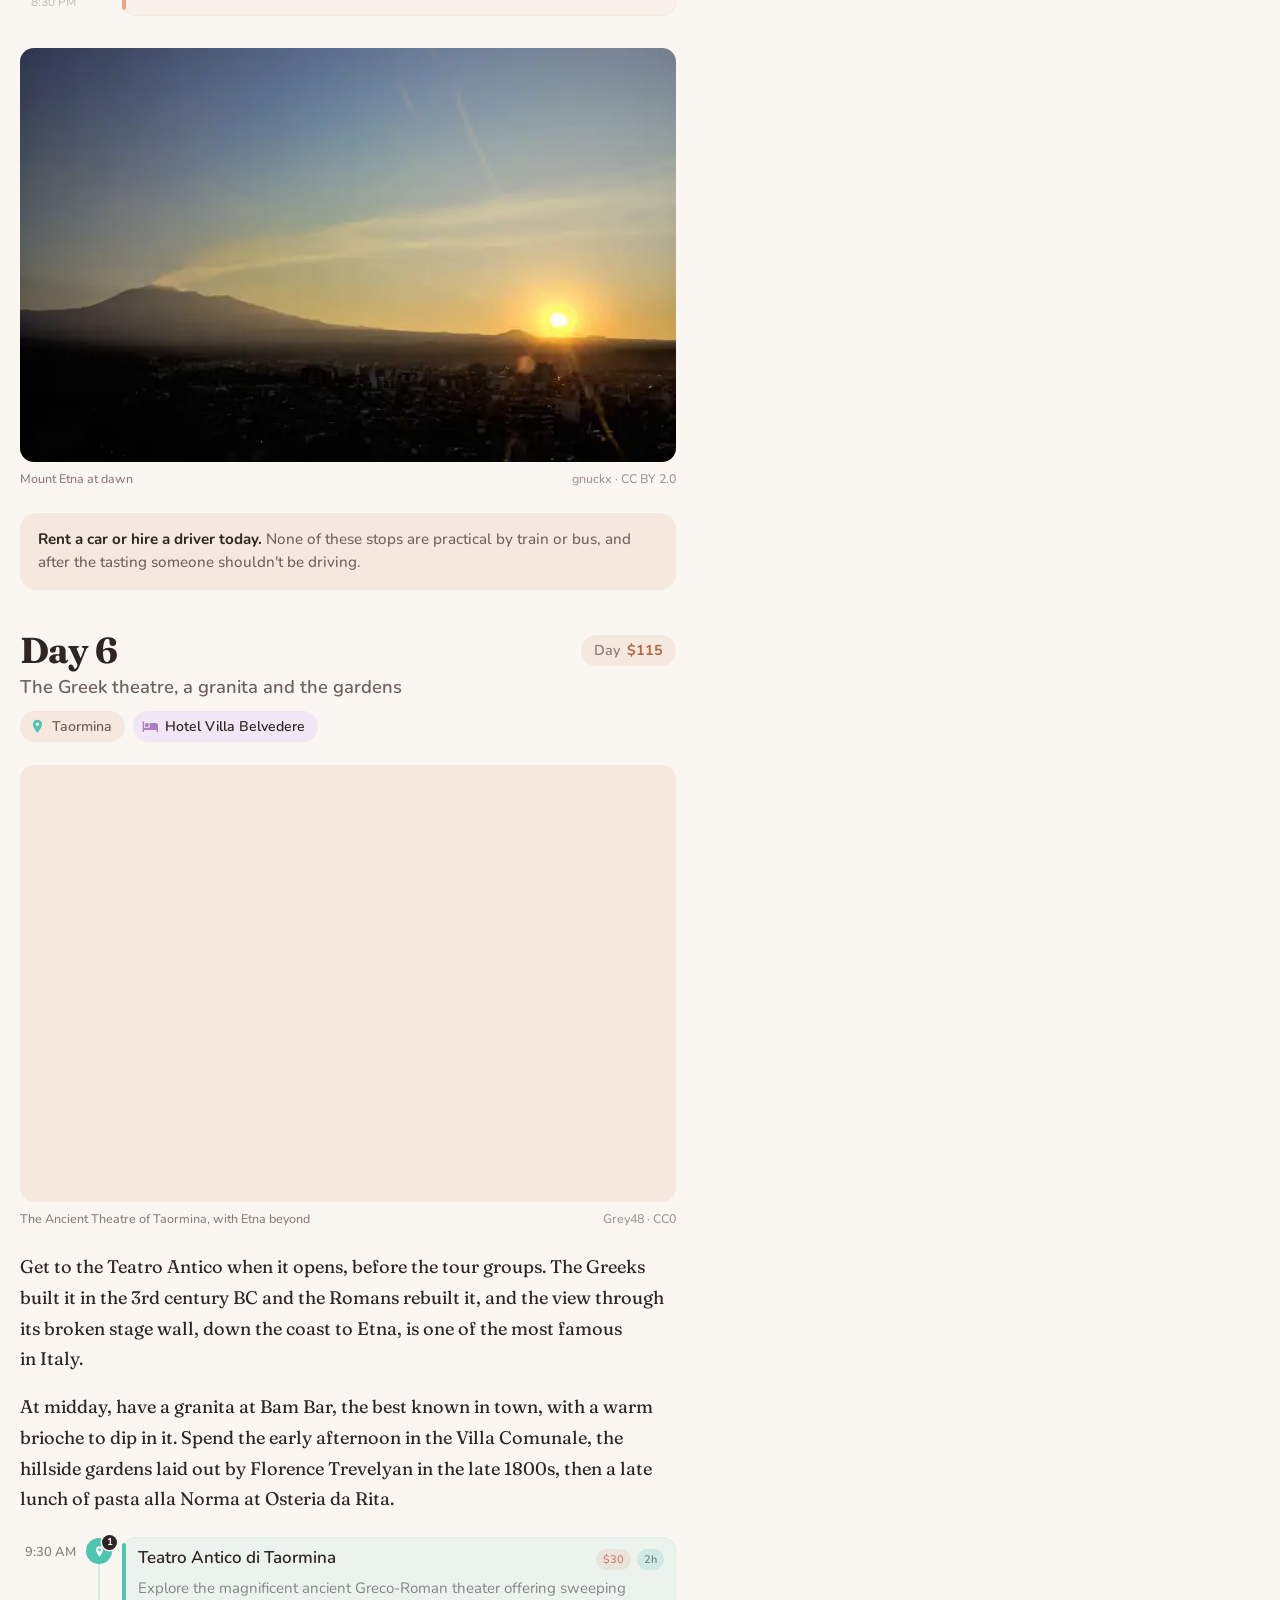
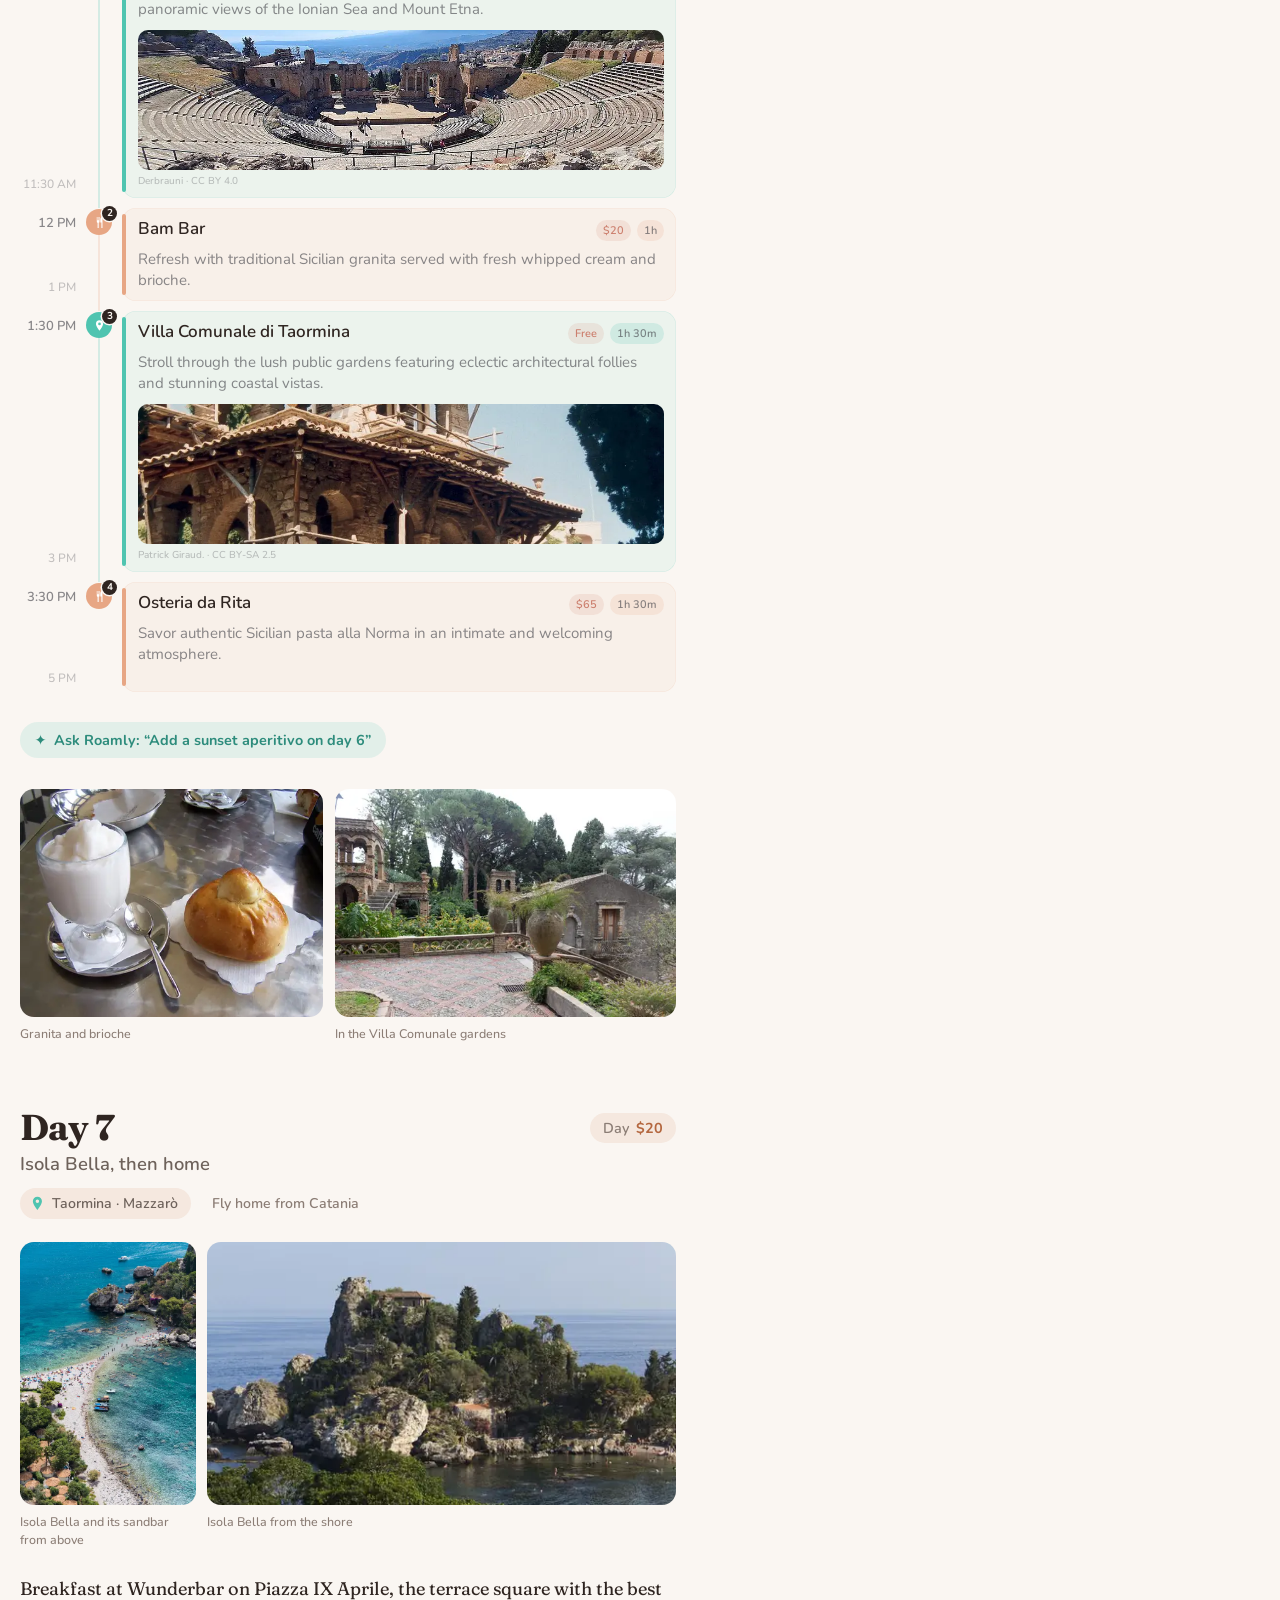
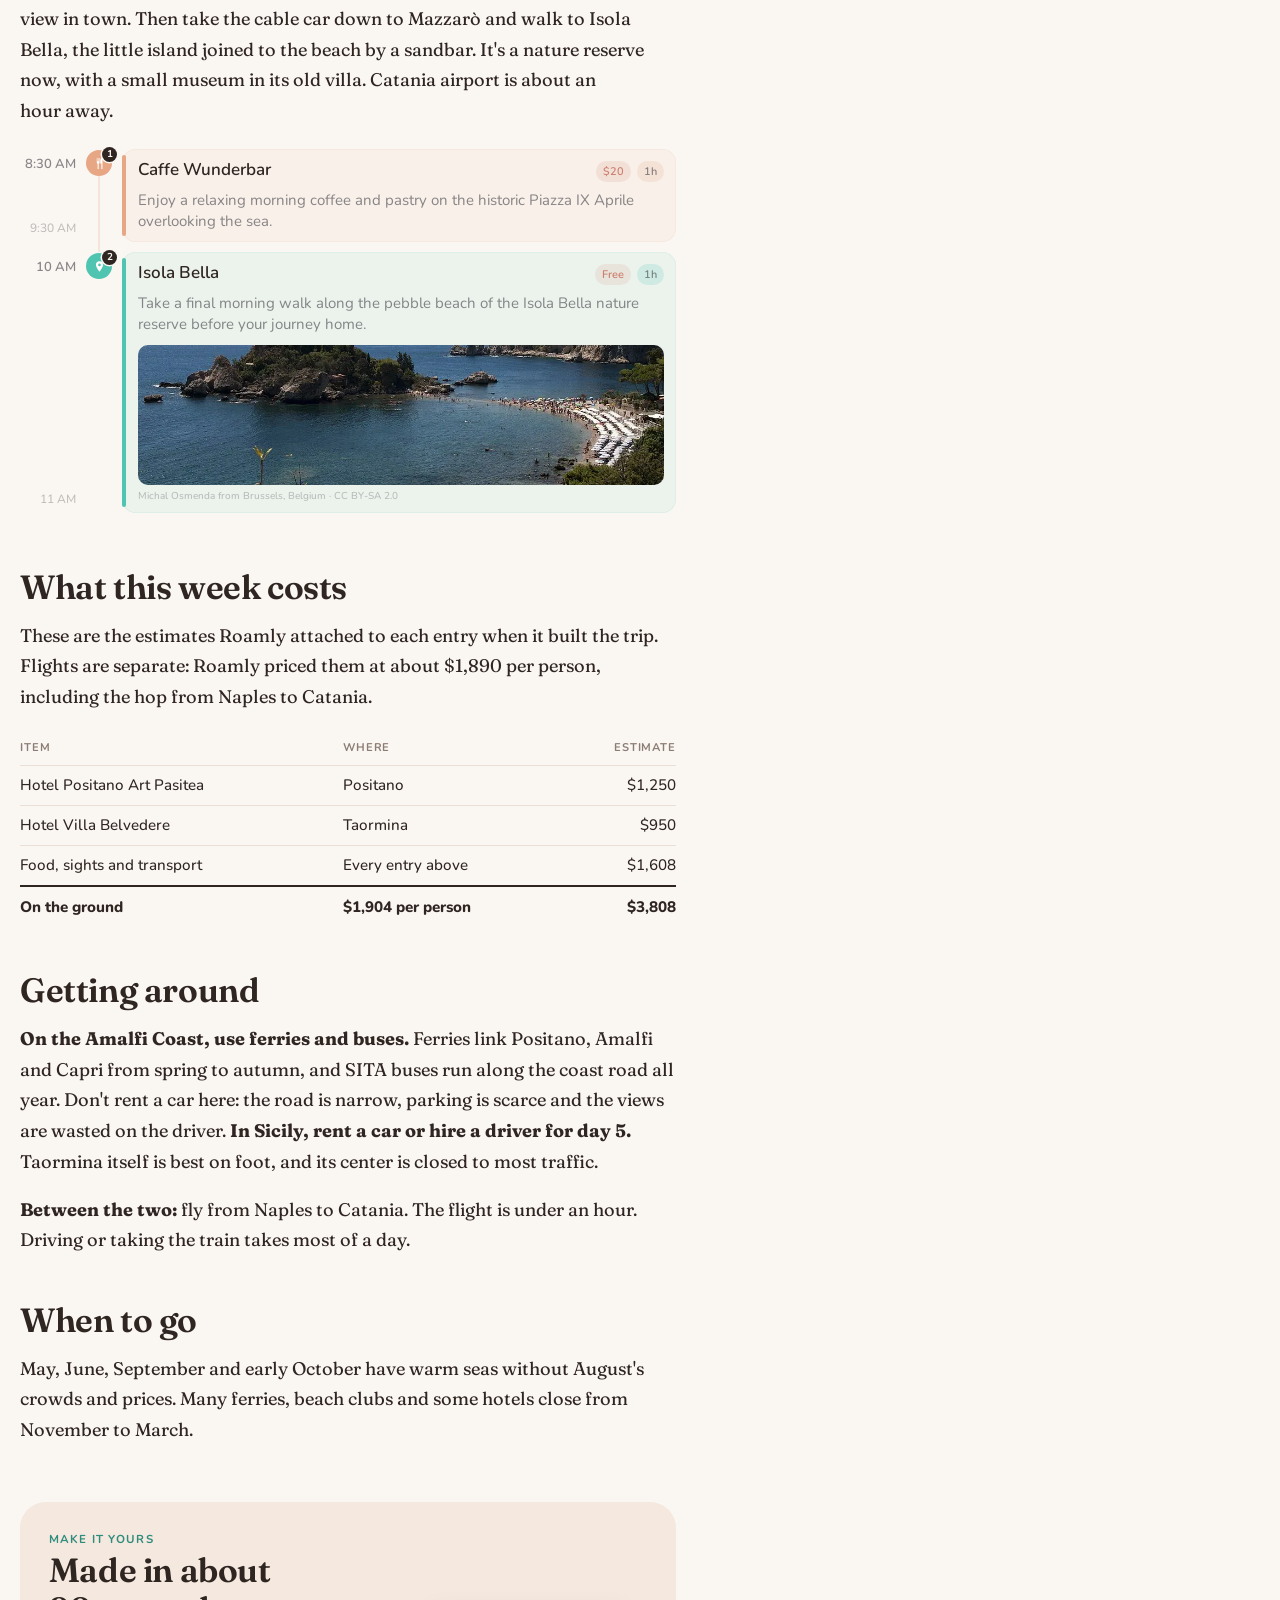
<file: guides/amalfi-coast-sicily-7-day-itinerary.html>
<!doctype html>
<html lang="en"><head><meta charset="utf-8"><meta name="viewport" content="width=device-width, initial-scale=1, viewport-fit=cover">
<title>7-Day Amalfi Coast and Sicily Itinerary for Couples (with Costs) | Roamly</title><meta name="description" content="A mid-range 7-day itinerary for two: Positano, a boat day around Capri, Ravello and Amalfi, then a short flight to Taormina for Etna wine, the Alcantara gorge and Isola Bella. Day-by-day times, costs and a map.">
<link rel="canonical" href="https://roamly.us/guides/amalfi-coast-sicily-7-day-itinerary">
<meta name="apple-itunes-app" content="app-id=6737066181, app-argument=https://share.roamly.us/share/fy0YdTc5Qu">
<meta property="og:type" content="article"><meta property="og:title" content="7 Days on the Amalfi Coast and in Sicily: Positano, Capri, Ravello and Taormina"><meta property="og:description" content="A mid-range 7-day itinerary for two: Positano, a boat day around Capri, Ravello and Amalfi, then a short flight to Taormina for Etna wine, the Alcantara gorge and Isola Bella. Day-by-day times, costs and a map.">
<meta property="og:image" content="https://roamly.us/guides/img/am-pos3-c-1200.jpg"><meta name="twitter:card" content="summary_large_image">
<link rel="icon" href="../assets/icon-96.png">
<link rel="preconnect" href="https://fonts.googleapis.com"><link rel="preconnect" href="https://fonts.gstatic.com" crossorigin>
<link rel="stylesheet" href="https://fonts.googleapis.com/css2?family=Fraunces:opsz,wght,SOFT@9..144,400;9..144,500;9..144,600;9..144,700&family=Nunito:wght@500;600;700;800&display=swap">
<link rel="stylesheet" href="assets/guide.css">
<script type="application/ld+json">{"@context": "https://schema.org", "@type": "Article", "headline": "7 Days on the Amalfi Coast and in Sicily: Positano, Capri, Ravello and Taormina", "description": "A mid-range 7-day itinerary for two: Positano, a boat day around Capri, Ravello and Amalfi, then a short flight to Taormina for Etna wine, the Alcantara gorge and Isola Bella. Day-by-day times, costs and a map.", "image": ["https://roamly.us/guides/img/am-pos3-c-1200.jpg"], "dateModified": "2026-10-19", "author": {"@type": "Person", "name": "Alex Manning", "url": "https://roamly.us/about.html#author", "jobTitle": "Founder of Roamly"}, "publisher": {"@type": "Organization", "name": "Roamly", "url": "https://roamly.us"}}</script>
<script type="application/ld+json">{"@context": "https://schema.org", "@type": "FAQPage", "mainEntity": [{"@type": "Question", "name": "Can you do the Amalfi Coast and Sicily in one week?", "acceptedAnswer": {"@type": "Answer", "text": "Yes, with one base on each and a flight between them. Three nights in Positano covers Capri, Ravello and Amalfi, and three in Taormina covers the theatre, Etna and Isola Bella. The flight from Naples to Catania is under an hour."}}, {"@type": "Question", "name": "How do you get from the Amalfi Coast to Sicily?", "acceptedAnswer": {"@type": "Answer", "text": "Fly from Naples to Catania, then drive about an hour to Taormina. Allow about 90 minutes from Positano to Naples airport. Going by train or car takes most of a day."}}, {"@type": "Question", "name": "How much does a week on the Amalfi Coast and in Sicily cost?", "acceptedAnswer": {"@type": "Answer", "text": "Roamly estimates about $3,808 for two people on the ground, covering mid-range hotels, food, a private boat day, wine tasting and transfers. That's roughly $1,904 each, before flights."}}, {"@type": "Question", "name": "Is Positano or Amalfi a better base?", "acceptedAnswer": {"@type": "Answer", "text": "Positano is more dramatic and has good ferry links to Capri. Amalfi is more central for buses and for Ravello. For a short stay with a Capri day, Positano works well."}}]}</script>
<script type="application/ld+json">{"@context": "https://schema.org", "@type": "TouristTrip", "name": "7 Days on the Amalfi Coast and in Sicily: Positano, Capri, Ravello and Taormina", "description": "A mid-range 7-day itinerary for two: Positano, a boat day around Capri, Ravello and Amalfi, then a short flight to Taormina for Etna wine, the Alcantara gorge and Isola Bella. Day-by-day times, costs and a map.", "url": "https://roamly.us/guides/amalfi-coast-sicily-7-day-itinerary", "touristType": "Couples", "offers": {"@type": "Offer", "price": 3808, "priceCurrency": "USD", "description": "Estimated on-the-ground cost for 2 travelers, excluding flights"}, "subTrip": [{"@type": "TouristTrip", "name": "Day 1: Arrive in Positano", "itinerary": {"@type": "ItemList", "itemListElement": [{"@type": "ListItem", "position": 1, "item": {"@type": "Place", "name": "Arrival and Transfer to Positano"}}, {"@type": "ListItem", "position": 2, "item": {"@type": "Place", "name": "Ristorante Da Vincenzo", "geo": {"@type": "GeoCoordinates", "latitude": 40.6277476, "longitude": 14.4849747}}}, {"@type": "ListItem", "position": 3, "item": {"@type": "TouristAttraction", "name": "Balcony Limoncello Tasting", "geo": {"@type": "GeoCoordinates", "latitude": 40.628559, "longitude": 14.48991}}}]}}, {"@type": "TouristTrip", "name": "Day 2: A boat day around Capri", "itinerary": {"@type": "ItemList", "itemListElement": [{"@type": "ListItem", "position": 1, "item": {"@type": "Place", "name": "Bar International"}}, {"@type": "ListItem", "position": 2, "item": {"@type": "TouristAttraction", "name": "Marina Grande", "geo": {"@type": "GeoCoordinates", "latitude": 40.5565546, "longitude": 14.2390591}}}, {"@type": "ListItem", "position": 3, "item": {"@type": "TouristAttraction", "name": "Gozzo Boat Faraglioni Cruise", "geo": {"@type": "GeoCoordinates", "latitude": 40.540163, "longitude": 14.2528574}}}, {"@type": "ListItem", "position": 4, "item": {"@type": "Place", "name": "Ristorante La Fontelina", "geo": {"@type": "GeoCoordinates", "latitude": 40.543829, "longitude": 14.251124}}}, {"@type": "ListItem", "position": 5, "item": {"@type": "TouristAttraction", "name": "Piazzetta di Capri", "geo": {"@type": "GeoCoordinates", "latitude": 40.5507302, "longitude": 14.2426881}}}]}}, {"@type": "TouristTrip", "name": "Day 3: Ravello's gardens and the steps down to Amalfi", "itinerary": {"@type": "ItemList", "itemListElement": [{"@type": "ListItem", "position": 1, "item": {"@type": "Place", "name": "Caffe Gran Aladino"}}, {"@type": "ListItem", "position": 2, "item": {"@type": "TouristAttraction", "name": "Villa Cimbrone Gardens", "geo": {"@type": "GeoCoordinates", "latitude": 40.6442346, "longitude": 14.6112049}}}, {"@type": "ListItem", "position": 3, "item": {"@type": "Place", "name": "Scenic Walk to Amalfi"}}, {"@type": "ListItem", "position": 4, "item": {"@type": "Place", "name": "Ristorante Lido Azzurro", "geo": {"@type": "GeoCoordinates", "latitude": 40.6328837, "longitude": 14.5987303}}}, {"@type": "ListItem", "position": 5, "item": {"@type": "TouristAttraction", "name": "Amalfi Cathedral", "geo": {"@type": "GeoCoordinates", "latitude": 40.6344243, "longitude": 14.6033406}}}]}}, {"@type": "TouristTrip", "name": "Day 4: Fly to Sicily and settle into Taormina", "itinerary": {"@type": "ItemList", "itemListElement": [{"@type": "ListItem", "position": 1, "item": {"@type": "Place", "name": "Flight to Sicily"}}, {"@type": "ListItem", "position": 2, "item": {"@type": "TouristAttraction", "name": "Corso Umberto", "geo": {"@type": "GeoCoordinates", "latitude": 37.851619205491936, "longitude": 15.285611427138349}}}, {"@type": "ListItem", "position": 3, "item": {"@type": "Place", "name": "Trattoria da Nino", "geo": {"@type": "GeoCoordinates", "latitude": 37.8540298, "longitude": 15.2916062}}}]}}, {"@type": "TouristTrip", "name": "Day 5: Etna wine and the Alcantara gorge", "itinerary": {"@type": "ItemList", "itemListElement": [{"@type": "ListItem", "position": 1, "item": {"@type": "TouristAttraction", "name": "Castello di Alemanna"}}, {"@type": "ListItem", "position": 2, "item": {"@type": "Place", "name": "Ristorante Provvidenza"}}, {"@type": "ListItem", "position": 3, "item": {"@type": "TouristAttraction", "name": "Tenuta di Fessina", "geo": {"@type": "GeoCoordinates", "latitude": 37.8564568, "longitude": 15.094201}}}, {"@type": "ListItem", "position": 4, "item": {"@type": "TouristAttraction", "name": "Gole dell Alcantara", "geo": {"@type": "GeoCoordinates", "latitude": 37.8790013, "longitude": 15.175513}}}, {"@type": "ListItem", "position": 5, "item": {"@type": "Place", "name": "A Muntagna"}}]}}, {"@type": "TouristTrip", "name": "Day 6: The Greek theatre, a granita and the gardens", "itinerary": {"@type": "ItemList", "itemListElement": [{"@type": "ListItem", "position": 1, "item": {"@type": "TouristAttraction", "name": "Teatro Antico di Taormina", "geo": {"@type": "GeoCoordinates", "latitude": 37.8522085, "longitude": 15.292089}}}, {"@type": "ListItem", "position": 2, "item": {"@type": "Place", "name": "Bam Bar", "geo": {"@type": "GeoCoordinates", "latitude": 37.8531573, "longitude": 15.2888542}}}, {"@type": "ListItem", "position": 3, "item": {"@type": "TouristAttraction", "name": "Villa Comunale di Taormina", "geo": {"@type": "GeoCoordinates", "latitude": 37.85087, "longitude": 15.28994}}}, {"@type": "ListItem", "position": 4, "item": {"@type": "Place", "name": "Osteria da Rita", "geo": {"@type": "GeoCoordinates", "latitude": 37.8521746, "longitude": 15.2879798}}}]}}, {"@type": "TouristTrip", "name": "Day 7: Isola Bella, then home", "itinerary": {"@type": "ItemList", "itemListElement": [{"@type": "ListItem", "position": 1, "item": {"@type": "Place", "name": "Caffe Wunderbar", "geo": {"@type": "GeoCoordinates", "latitude": 37.851602, "longitude": 15.2853662}}}, {"@type": "ListItem", "position": 2, "item": {"@type": "TouristAttraction", "name": "Isola Bella", "geo": {"@type": "GeoCoordinates", "latitude": 37.8503386, "longitude": 15.3006839}}}]}}]}</script>
</head><body>
<header class="site"><div class="site-in"><a class="brand" href="../index.html"><img src="../assets/icon-96.png" alt="" width="34" height="34"><span>Roamly</span></a>
<nav><a href="../index.html">Home</a><a href="index.html">Guides</a><a class="get" href="https://apps.apple.com/app/id6737066181?ct=blog-amalfi-sicily-7d" aria-haspopup="dialog" aria-controls="get-pop">Get the app</a></nav>
<div class="get-pop" id="get-pop" role="dialog" aria-label="Get Roamly on your iPhone" hidden><div class="qr"><svg xmlns="http://www.w3.org/2000/svg" viewBox="0 0 29 29" width="104" height="104" role="img" aria-label="QR code that opens this trip in Roamly" class="segno"><path fill="#fff" d="M0 0h29v29h-29z"/><path class="qrline" stroke="#1c1917" d="M0 0.5h7m2 0h3m2 0h2m3 0h1m2 0h7m-29 1h1m5 0h1m2 0h1m3 0h1m1 0h2m3 0h1m1 0h1m5 0h1m-29 1h1m1 0h3m1 0h1m3 0h1m3 0h1m2 0h1m2 0h1m1 0h1m1 0h3m1 0h1m-29 1h1m1 0h3m1 0h1m2 0h1m1 0h1m3 0h2m2 0h2m1 0h1m1 0h3m1 0h1m-29 1h1m1 0h3m1 0h1m3 0h1m1 0h2m2 0h3m3 0h1m1 0h3m1 0h1m-29 1h1m5 0h1m1 0h3m2 0h1m1 0h1m1 0h4m1 0h1m5 0h1m-29 1h7m1 0h1m1 0h1m1 0h1m1 0h1m1 0h1m1 0h1m1 0h1m1 0h7m-20 1h2m1 0h1m1 0h2m1 0h4m-21 1h1m2 0h1m1 0h2m1 0h1m3 0h1m1 0h1m1 0h1m2 0h1m1 0h1m1 0h1m-23 1h1m1 0h1m3 0h1m2 0h5m1 0h3m2 0h2m2 0h1m2 0h1m-27 1h2m2 0h1m1 0h3m1 0h3m1 0h4m1 0h1m3 0h3m-28 1h3m1 0h2m2 0h3m2 0h1m1 0h1m2 0h3m5 0h2m-25 1h2m1 0h2m1 0h2m2 0h1m1 0h1m1 0h1m1 0h1m2 0h2m1 0h1m1 0h2m-29 1h3m1 0h1m2 0h1m2 0h1m1 0h1m1 0h2m3 0h3m-22 1h4m2 0h2m2 0h1m3 0h1m1 0h3m2 0h1m2 0h5m-26 1h2m3 0h4m1 0h3m1 0h1m1 0h5m1 0h1m1 0h1m-28 1h1m1 0h3m1 0h4m3 0h2m1 0h2m2 0h2m5 0h1m-27 1h1m3 0h1m2 0h1m2 0h1m1 0h2m7 0h2m1 0h1m2 0h1m-29 1h1m1 0h2m1 0h4m2 0h2m1 0h1m3 0h1m3 0h1m1 0h1m2 0h2m-26 1h3m2 0h1m6 0h4m1 0h2m1 0h2m2 0h2m-29 1h1m2 0h1m2 0h1m2 0h1m1 0h2m2 0h1m3 0h6m1 0h1m-19 1h1m1 0h1m1 0h1m3 0h5m3 0h1m1 0h3m-29 1h7m2 0h1m7 0h2m1 0h1m1 0h1m1 0h1m2 0h1m-28 1h1m5 0h1m1 0h2m1 0h2m1 0h1m1 0h1m3 0h1m3 0h4m-28 1h1m1 0h3m1 0h1m2 0h4m3 0h2m2 0h5m-25 1h1m1 0h3m1 0h1m1 0h3m1 0h1m4 0h1m1 0h1m2 0h6m-28 1h1m1 0h3m1 0h1m2 0h1m2 0h1m4 0h1m6 0h3m1 0h1m-29 1h1m5 0h1m2 0h3m2 0h1m1 0h5m1 0h1m1 0h1m2 0h1m-28 1h7m1 0h1m1 0h1m2 0h3m1 0h2m1 0h3m1 0h1m2 0h1"/></svg></div>
<div><b>Get Roamly on your iPhone</b><span>Point your iPhone camera at the code. It's free, and this trip opens with it.</span></div></div></div></header>
<main id="top">
<div class="head"><div class="crumbs">Guides <span>›</span> Italy <span>›</span> 7-day itineraries</div>
<h1>7 Days on the Amalfi Coast and in Sicily: Positano, Capri, Ravello and Taormina</h1><p class="dek">Three nights in Positano with a boat day on Capri and a walk from Ravello down to Amalfi, then a short flight to Sicily for three nights in Taormina, Etna&#x27;s vineyards and the beach at Isola Bella.</p>
<div class="byline"><img src="../assets/alex-avatar.jpg" alt="" width="44" height="44"><div><b><a class="author" href="../about.html#author" rel="author">Alex Manning</a></b><span>Founder of Roamly · Updated October 19, 2026 · 12 min read</span></div></div></div>
<figure class="hero"><picture><source type="image/webp" srcset="img/am-pos3-c-800.webp 800w, img/am-pos3-c-1280.webp 1280w, img/am-pos3-c-1920.webp 1920w, img/am-pos3-c-2400.webp 2400w" sizes="(min-width: 1272px) 1240px, calc(100vw - 32px)"><img src="img/am-pos3-c-1920.jpg" width="2400" height="1142" alt="Positano at dusk, home for the first three nights" fetchpriority="high"></picture><figcaption>Positano at dusk, home for the first three nights<span>JeCCo · CC BY 4.0</span></figcaption></figure>
<div class="layout"><article class="main">
<dl class="glance"><div><dt>Length</dt><dd>7 days, 6 nights</dd></div><div><dt>Route</dt><dd>Positano → Taormina</dd></div><div><dt>Best for</dt><dd>Couples on a mid-range budget</dd></div><div><dt>On the ground</dt><dd>$3,808 for two</dd></div><div><dt>Best months</dt><dd>May–Jun, Sep–Oct</dd></div></dl>
<div class="prose intro"><p>Southern Italy's two most famous coasts are only an hour's flight apart, and this week puts them together: three nights in Positano, then three in Taormina. You see Capri from the water, Ravello's gardens, an afternoon of wine on Etna and the Greek theatre in Taormina, without packing and unpacking every other day.</p><p>I made this trip in Roamly for a couple traveling in May on a mid-range budget. Costs are Roamly's estimates for two people, about $3,800 on the ground for the whole week, and the plan below is the trip exactly as it appears in Roamly.</p></div>
<aside class="cta"><div class="cta-copy"><div class="eyebrow">This trip is in Roamly</div><h3><a class="trip-link" href="https://share.roamly.us/share/fy0YdTc5Qu">Get this exact itinerary, then change anything</a></h3>
<p>Every stop, time and cost from this guide, on a map you can edit. Swap a dinner, shift the dates, or ask the trip companion to make a day lighter.</p>
<a class="btn" href="https://share.roamly.us/share/fy0YdTc5Qu">Open this trip in Roamly</a><div class="fine">Free on iPhone</div></div>
<div class="handoff" hidden><div class="qr"><svg xmlns="http://www.w3.org/2000/svg" viewBox="0 0 29 29" width="104" height="104" role="img" aria-label="QR code that opens this trip in Roamly" class="segno"><path fill="#fff" d="M0 0h29v29h-29z"/><path class="qrline" stroke="#1c1917" d="M0 0.5h7m2 0h3m2 0h2m3 0h1m2 0h7m-29 1h1m5 0h1m2 0h1m3 0h1m1 0h2m3 0h1m1 0h1m5 0h1m-29 1h1m1 0h3m1 0h1m3 0h1m3 0h1m2 0h1m2 0h1m1 0h1m1 0h3m1 0h1m-29 1h1m1 0h3m1 0h1m2 0h1m1 0h1m3 0h2m2 0h2m1 0h1m1 0h3m1 0h1m-29 1h1m1 0h3m1 0h1m3 0h1m1 0h2m2 0h3m3 0h1m1 0h3m1 0h1m-29 1h1m5 0h1m1 0h3m2 0h1m1 0h1m1 0h4m1 0h1m5 0h1m-29 1h7m1 0h1m1 0h1m1 0h1m1 0h1m1 0h1m1 0h1m1 0h1m1 0h7m-20 1h2m1 0h1m1 0h2m1 0h4m-21 1h1m2 0h1m1 0h2m1 0h1m3 0h1m1 0h1m1 0h1m2 0h1m1 0h1m1 0h1m-23 1h1m1 0h1m3 0h1m2 0h5m1 0h3m2 0h2m2 0h1m2 0h1m-27 1h2m2 0h1m1 0h3m1 0h3m1 0h4m1 0h1m3 0h3m-28 1h3m1 0h2m2 0h3m2 0h1m1 0h1m2 0h3m5 0h2m-25 1h2m1 0h2m1 0h2m2 0h1m1 0h1m1 0h1m1 0h1m2 0h2m1 0h1m1 0h2m-29 1h3m1 0h1m2 0h1m2 0h1m1 0h1m1 0h2m3 0h3m-22 1h4m2 0h2m2 0h1m3 0h1m1 0h3m2 0h1m2 0h5m-26 1h2m3 0h4m1 0h3m1 0h1m1 0h5m1 0h1m1 0h1m-28 1h1m1 0h3m1 0h4m3 0h2m1 0h2m2 0h2m5 0h1m-27 1h1m3 0h1m2 0h1m2 0h1m1 0h2m7 0h2m1 0h1m2 0h1m-29 1h1m1 0h2m1 0h4m2 0h2m1 0h1m3 0h1m3 0h1m1 0h1m2 0h2m-26 1h3m2 0h1m6 0h4m1 0h2m1 0h2m2 0h2m-29 1h1m2 0h1m2 0h1m2 0h1m1 0h2m2 0h1m3 0h6m1 0h1m-19 1h1m1 0h1m1 0h1m3 0h5m3 0h1m1 0h3m-29 1h7m2 0h1m7 0h2m1 0h1m1 0h1m1 0h1m2 0h1m-28 1h1m5 0h1m1 0h2m1 0h2m1 0h1m1 0h1m3 0h1m3 0h4m-28 1h1m1 0h3m1 0h1m2 0h4m3 0h2m2 0h5m-25 1h1m1 0h3m1 0h1m1 0h3m1 0h1m4 0h1m1 0h1m2 0h6m-28 1h1m1 0h3m1 0h1m2 0h1m2 0h1m4 0h1m6 0h3m1 0h1m-29 1h1m5 0h1m2 0h3m2 0h1m1 0h5m1 0h1m1 0h1m2 0h1m-28 1h7m1 0h1m1 0h1m2 0h3m1 0h2m1 0h3m1 0h1m2 0h1"/></svg></div><div><b>Open it on your iPhone</b><span>Point your camera at the code. The trip opens in Roamly.</span></div></div></aside>
<div class="plan-head"><h2>The plan, day by day</h2><p>The trip exactly as it appears in Roamly. Hover an entry to find it on the map.</p></div>
<section class="day" id="day-1" data-day="0">
<header class="dh"><div class="dh-row"><h2>Day 1</h2><span class="pill">Day <b>$280</b></span></div>
<p class="dt">Arrive in Positano</p><div class="dh-meta"><span class="chip area"><svg class="g" viewBox="0 0 24 24" aria-hidden="true"><path d="M12 2.5a6.5 6.5 0 0 0-6.5 6.5c0 4.6 6.5 12.5 6.5 12.5s6.5-7.9 6.5-12.5A6.5 6.5 0 0 0 12 2.5zm0 9a2.5 2.5 0 1 1 0-5 2.5 2.5 0 0 1 0 5z"/></svg>Positano</span><span class="chip stay"><svg class="g" viewBox="0 0 24 24" aria-hidden="true"><path d="M7 13a3 3 0 1 0 0-6 3 3 0 0 0 0 6zm12-6h-8v7H3V5H1v15h2v-3h18v3h2v-9a4 4 0 0 0-4-4z"/></svg>Hotel Positano Art Pasitea</span></div></header>
<figure class="ph" style="--ar:1.5080"><picture><source type="image/webp" srcset="img/am-pos4-640.webp 640w, img/am-pos4-1024.webp 1024w, img/am-pos4-1600.webp 1600w" sizes="(min-width: 1100px) 656px, calc(100vw - 32px)"><img src="img/am-pos4-1024.jpg" width="1600" height="1061" alt="Positano&#x27;s houses stacked down the cliff" loading="lazy" decoding="async"></picture><figcaption>Positano&#x27;s houses stacked down the cliff<span>Bernard Gagnon · CC BY 4.0</span></figcaption></figure>
<div class="prose"><p>Land in Naples and take a private transfer down the coast, about 90 minutes. Positano tumbles down its cliff to the beach in pastel stacks, and your hotel on Viale Pasitea, the road that zigzags through town, sits halfway between the top and the sea.</p><p>Late lunch is at Da Vincenzo, a family-run trattoria on the same road, known for traditional Campanian cooking. Spend the afternoon wandering down the lanes to Spiaggia Grande, and at sunset have a limoncello on a balcony as the town lights come on.</p></div>
<div class="daymap" data-day="0" aria-label="Map of day 1"></div>
<ol class="timeline"><li class="row" id="b-1ca475b8" data-block="1CA475B8-34E1-4A25-BADE-5ED5AFC87704" style="--c:#8B7D75;min-height:148px"><div class="gut"><span class="t0">11:30 AM</span><span class="t1">1:30 PM</span></div><div class="rail"><span class="disc"><svg class="g" viewBox="0 0 24 24" aria-hidden="true"><path d="M5 3h14a2 2 0 0 1 2 2v14a2 2 0 0 1-2 2H5a2 2 0 0 1-2-2V5a2 2 0 0 1 2-2zm2 5v2h10V8zm0 4v2h10v-2zm0 4v2h7v-2z"/></svg><span class="badge">1</span></span></div><div class="card"><div class="ttl"><b>Arrival and Transfer to Positano</b><span class="cap cost">$140</span><span class="cap dur">2h</span></div><p>Land at Naples Airport and take a private transfer along the scenic Amalfi Coast to Positano.</p></div></li><li class="row" id="b-f47b031b" data-block="F47B031B-FB83-4965-926E-8DFC79A904ED" data-pinned="1" style="--c:#E7A684;min-height:120px"><div class="gut"><span class="t0">2 PM</span><span class="t1">3:30 PM</span></div><div class="rail"><span class="disc"><svg class="g" viewBox="0 0 24 24" aria-hidden="true"><path d="M7 2v8.5a2 2 0 0 0 1.5 1.94V22h2V12.44A2 2 0 0 0 12 10.5V2h-1.5v6h-1V2h-1v6h-1V2zm9.5 0c-1.7 0-3 2.2-3 5v5h2v10h2V2z"/></svg><span class="badge">2</span></span></div><div class="card"><div class="ttl"><b>Ristorante Da Vincenzo</b><span class="cap cost">$90</span><span class="cap dur">1h 30m</span></div><p>Enjoy a welcoming late lunch featuring classic local Campania dishes and beautiful views.</p></div></li><li class="row" id="b-784632cb" data-block="784632CB-94C5-427A-8A4D-7B9FA2E1EEBD" data-pinned="1" style="--c:#7BC67E;min-height:120px"><div class="gut"><span class="t0">6 PM</span><span class="t1">7:30 PM</span></div><div class="rail last"><span class="disc"><svg class="g" viewBox="0 0 24 24" aria-hidden="true"><path d="M13.5 5.5a2 2 0 1 0 0-4 2 2 0 0 0 0 4zM9.8 8.9 7 23h2.1l1.8-8 2.1 2v6h2v-7.5l-2.1-2 .6-3A7.3 7.3 0 0 0 19 13v-2a5.1 5.1 0 0 1-4.4-2.5l-1-1.6a2.1 2.1 0 0 0-2.6-.8L6 8.3V13h2V9.6z"/></svg><span class="badge">3</span></span></div><div class="card"><div class="ttl"><b>Balcony Limoncello Tasting</b><span class="cap cost">$50</span><span class="cap dur">1h 30m</span></div><p>Sip artisanal limoncello on a private balcony while watching the sunset over the vertical town.</p></div></li></ol>
<div class="tip"><b>Positano is mostly stairs.</b> Pack light and wear shoes with grip. A small local bus runs up and down Viale Pasitea when your legs give out.</div>
</section><section class="day" id="day-2" data-day="1">
<header class="dh"><div class="dh-row"><h2>Day 2</h2><span class="pill">Day <b>$545</b></span></div>
<p class="dt">A boat day around Capri</p><div class="dh-meta"><span class="chip area"><svg class="g" viewBox="0 0 24 24" aria-hidden="true"><path d="M12 2.5a6.5 6.5 0 0 0-6.5 6.5c0 4.6 6.5 12.5 6.5 12.5s6.5-7.9 6.5-12.5A6.5 6.5 0 0 0 12 2.5zm0 9a2.5 2.5 0 1 1 0-5 2.5 2.5 0 0 1 0 5z"/></svg>Capri</span><span class="chip stay"><svg class="g" viewBox="0 0 24 24" aria-hidden="true"><path d="M7 13a3 3 0 1 0 0-6 3 3 0 0 0 0 6zm12-6h-8v7H3V5H1v15h2v-3h18v3h2v-9a4 4 0 0 0-4-4z"/></svg>Hotel Positano Art Pasitea</span></div></header>
<div class="ph-row"><figure class="ph" style="--ar:1.4963"><picture><source type="image/webp" srcset="img/am-far2-480.webp 480w, img/am-far2-800.webp 800w, img/am-far2-1200.webp 1200w" sizes="(min-width: 1100px) 330px, 50vw"><img src="img/am-far2-800.jpg" width="1200" height="802" alt="The Faraglioni off Capri&#x27;s south coast" loading="lazy" decoding="async"></picture><figcaption>The Faraglioni off Capri&#x27;s south coast<span>Alessio Maffeis · CC BY 2.0</span></figcaption></figure><figure class="ph" style="--ar:1.5000"><picture><source type="image/webp" srcset="img/am-piaz1-480.webp 480w, img/am-piaz1-800.webp 800w, img/am-piaz1-1200.webp 1200w" sizes="(min-width: 1100px) 330px, 50vw"><img src="img/am-piaz1-800.jpg" width="1200" height="800" alt="The Piazzetta, Capri&#x27;s tiny main square" loading="lazy" decoding="async"></picture><figcaption>The Piazzetta, Capri&#x27;s tiny main square<span>Ekrem Canli · CC BY-SA 4.0</span></figcaption></figure></div>
<div class="prose"><p>Take an early ferry from Positano to Capri, about 40 minutes in season. Have a cappuccino near the harbor, then meet your captain at Marina Grande for a gozzo, a traditional wooden boat. The trip circles the island to the Faraglioni, the three rock stacks off the south coast, with stops to swim in coves you can't reach on foot.</p><p>Lunch is at La Fontelina, the beach club and restaurant on the rocks right below the Faraglioni. Afterwards, ride up to the Piazzetta for a gelato and some people watching, then take an evening ferry back to Positano.</p></div>
<div class="daymap" data-day="1" aria-label="Map of day 2"></div>
<ol class="timeline"><li class="row" id="b-e852422a" data-block="E852422A-38E2-4770-82CC-060C801F3684" style="--c:#E7A684;min-height:92px"><div class="gut"><span class="t0">9 AM</span><span class="t1">10 AM</span></div><div class="rail"><span class="disc"><svg class="g" viewBox="0 0 24 24" aria-hidden="true"><path d="M7 2v8.5a2 2 0 0 0 1.5 1.94V22h2V12.44A2 2 0 0 0 12 10.5V2h-1.5v6h-1V2h-1v6h-1V2zm9.5 0c-1.7 0-3 2.2-3 5v5h2v10h2V2z"/></svg><span class="badge">1</span></span></div><div class="card"><div class="ttl"><b>Bar International</b><span class="cap cost">$20</span><span class="cap dur">1h</span></div><p>Start your morning with a fresh pastry and cappuccino right in the heart of Capri.</p></div></li><li class="row" id="b-655660f6" data-block="655660F6-96B8-474D-AE12-1D5229EFE007" data-pinned="1" style="--c:#4FC4B0;min-height:64px"><div class="gut"><span class="t0">10:15 AM</span><span class="t1">10:45 AM</span></div><div class="rail"><span class="disc"><svg class="g" viewBox="0 0 24 24" aria-hidden="true"><path d="M12 2.5a6.5 6.5 0 0 0-6.5 6.5c0 4.6 6.5 12.5 6.5 12.5s6.5-7.9 6.5-12.5A6.5 6.5 0 0 0 12 2.5zm0 9a2.5 2.5 0 1 1 0-5 2.5 2.5 0 0 1 0 5z"/></svg><span class="badge">2</span></span></div><div class="card"><div class="ttl"><b>Marina Grande</b><span class="cap cost">Free</span><span class="cap dur">30m</span></div><p>Head down to the bustling harbor to meet your captain for a day on the water.</p><picture><source type="image/webp" srcset="img/blocks/655660f6-480.webp 480w, img/blocks/655660f6-960.webp 960w" sizes="(min-width: 1100px) 520px, calc(100vw - 130px)"><img class="hero-img" src="img/blocks/655660f6.jpg" alt="" loading="lazy" decoding="async"></picture><span class="hero-cr">Dr. Blofeld · CC BY 2.5</span></div></li><li class="row" id="b-895ca16b" data-block="895CA16B-0489-4DD4-BD0F-32688477F101" data-pinned="1" style="--c:#7BC67E;min-height:204px"><div class="gut"><span class="t0">11 AM</span><span class="t1">2 PM</span></div><div class="rail"><span class="disc"><svg class="g" viewBox="0 0 24 24" aria-hidden="true"><path d="M13.5 5.5a2 2 0 1 0 0-4 2 2 0 0 0 0 4zM9.8 8.9 7 23h2.1l1.8-8 2.1 2v6h2v-7.5l-2.1-2 .6-3A7.3 7.3 0 0 0 19 13v-2a5.1 5.1 0 0 1-4.4-2.5l-1-1.6a2.1 2.1 0 0 0-2.6-.8L6 8.3V13h2V9.6z"/></svg><span class="badge">3</span></span></div><div class="card"><div class="ttl"><b>Gozzo Boat Faraglioni Cruise</b><span class="cap cost">$350</span><span class="cap dur">3h</span></div><p>Cruise around the iconic rock formations and swim in secluded blue sea coves.</p><picture><source type="image/webp" srcset="img/blocks/895ca16b-480.webp 480w, img/blocks/895ca16b-960.webp 960w" sizes="(min-width: 1100px) 520px, calc(100vw - 130px)"><img class="hero-img" src="img/blocks/895ca16b.jpg" alt="" loading="lazy" decoding="async"></picture><span class="hero-cr">Alessio Maffeis from Stockholm, Sweden · CC BY 2.0</span></div></li><li class="row" id="b-4f0811ec" data-block="4F0811EC-90EA-4E9E-A2BC-5C8B1F1D363C" data-pinned="1" style="--c:#E7A684;min-height:148px"><div class="gut"><span class="t0">2:30 PM</span><span class="t1">4:30 PM</span></div><div class="rail"><span class="disc"><svg class="g" viewBox="0 0 24 24" aria-hidden="true"><path d="M7 2v8.5a2 2 0 0 0 1.5 1.94V22h2V12.44A2 2 0 0 0 12 10.5V2h-1.5v6h-1V2h-1v6h-1V2zm9.5 0c-1.7 0-3 2.2-3 5v5h2v10h2V2z"/></svg><span class="badge">4</span></span></div><div class="card"><div class="ttl"><b>Ristorante La Fontelina</b><span class="cap cost">$160</span><span class="cap dur">2h</span></div><p>Dine on fresh seafood right by the water at this legendary beachside restaurant.</p></div></li><li class="row" id="b-72162a99" data-block="72162A99-70F7-443F-9FF5-A68C08503BC4" data-pinned="1" style="--c:#4FC4B0;min-height:120px"><div class="gut"><span class="t0">5 PM</span><span class="t1">6:30 PM</span></div><div class="rail last"><span class="disc"><svg class="g" viewBox="0 0 24 24" aria-hidden="true"><path d="M12 2.5a6.5 6.5 0 0 0-6.5 6.5c0 4.6 6.5 12.5 6.5 12.5s6.5-7.9 6.5-12.5A6.5 6.5 0 0 0 12 2.5zm0 9a2.5 2.5 0 1 1 0-5 2.5 2.5 0 0 1 0 5z"/></svg><span class="badge">5</span></span></div><div class="card"><div class="ttl"><b>Piazzetta di Capri</b><span class="cap cost">$15</span><span class="cap dur">1h 30m</span></div><p>Stroll through the lively central square and enjoy an afternoon gelato.</p></div></li></ol>
<a class="ask" href="#make-it-yours"><span aria-hidden="true">✦</span>Ask Roamly: “Add the ferry back from Capri at 6:30 pm”</a><figure class="ph" style="--ar:1.4884"><picture><source type="image/webp" srcset="img/am-marina3-640.webp 640w, img/am-marina3-1024.webp 1024w, img/am-marina3-1600.webp 1600w" sizes="(min-width: 1100px) 656px, calc(100vw - 32px)"><img src="img/am-marina3-1024.jpg" width="1600" height="1075" alt="Boats in the harbor at Marina Grande" loading="lazy" decoding="async"></picture><figcaption>Boats in the harbor at Marina Grande<span>Norbert Nagel · CC BY-SA 3.0</span></figcaption></figure><div class="tip"><b>Book the ferry back.</b> Positano–Capri boats run in season only, and the last departure can be early in the evening. Roamly's plan doesn't include the ferries yet, so add them.</div>
</section><section class="day" id="day-3" data-day="2">
<header class="dh"><div class="dh-row"><h2>Day 3</h2><span class="pill">Day <b>$163</b></span></div>
<p class="dt">Ravello&#x27;s gardens and the steps down to Amalfi</p><div class="dh-meta"><span class="chip area"><svg class="g" viewBox="0 0 24 24" aria-hidden="true"><path d="M12 2.5a6.5 6.5 0 0 0-6.5 6.5c0 4.6 6.5 12.5 6.5 12.5s6.5-7.9 6.5-12.5A6.5 6.5 0 0 0 12 2.5zm0 9a2.5 2.5 0 1 1 0-5 2.5 2.5 0 0 1 0 5z"/></svg>Ravello · Amalfi</span><span class="chip stay"><svg class="g" viewBox="0 0 24 24" aria-hidden="true"><path d="M7 13a3 3 0 1 0 0-6 3 3 0 0 0 0 6zm12-6h-8v7H3V5H1v15h2v-3h18v3h2v-9a4 4 0 0 0-4-4z"/></svg>Hotel Positano Art Pasitea</span></div></header>
<div class="ph-row"><figure class="ph" style="--ar:1.5000"><picture><source type="image/webp" srcset="img/am-cimbrone-480.webp 480w, img/am-cimbrone-800.webp 800w, img/am-cimbrone-1200.webp 1200w" sizes="(min-width: 1100px) 330px, 50vw"><img src="img/am-cimbrone-800.jpg" width="1200" height="800" alt="The Terrace of Infinity at Villa Cimbrone" loading="lazy" decoding="async"></picture><figcaption>The Terrace of Infinity at Villa Cimbrone<span>Nessy · CC BY-SA 4.0</span></figcaption></figure><figure class="ph" style="--ar:0.6417"><picture><source type="image/webp" srcset="img/am-duomo-480.webp 480w, img/am-duomo-800.webp 800w, img/am-duomo-1200.webp 1200w" sizes="(min-width: 1100px) 330px, 50vw"><img src="img/am-duomo-800.jpg" width="1200" height="1870" alt="Amalfi Cathedral&#x27;s bell tower" loading="lazy" decoding="async"></picture><figcaption>Amalfi Cathedral&#x27;s bell tower<span>Berthold Werner · CC BY-SA 3.0</span></figcaption></figure></div>
<div class="prose"><p>Ravello sits on a ridge above Amalfi, quieter and greener than the towns at sea level, about 45 minutes from Positano. After breakfast with a view, walk to Villa Cimbrone, whose gardens end at the Terrace of Infinity: a balcony of marble busts with nothing beyond it but sky and sea.</p><p>Then walk down to Amalfi on the old stone paths through lemon terraces, roughly an hour and mostly downhill. Lunch is on the waterfront at Lido Azzurro, and the afternoon is for Amalfi Cathedral, its tiled bell tower and its Cloister of Paradise. A ferry or bus takes you back to Positano.</p></div>
<div class="daymap" data-day="2" aria-label="Map of day 3"></div>
<ol class="timeline"><li class="row" id="b-7e0591be" data-block="7E0591BE-1094-4C35-8AEE-C804C85A8E25" style="--c:#E7A684;min-height:92px"><div class="gut"><span class="t0">9 AM</span><span class="t1">10 AM</span></div><div class="rail"><span class="disc"><svg class="g" viewBox="0 0 24 24" aria-hidden="true"><path d="M7 2v8.5a2 2 0 0 0 1.5 1.94V22h2V12.44A2 2 0 0 0 12 10.5V2h-1.5v6h-1V2h-1v6h-1V2zm9.5 0c-1.7 0-3 2.2-3 5v5h2v10h2V2z"/></svg><span class="badge">1</span></span></div><div class="card"><div class="ttl"><b>Caffe Gran Aladino</b><span class="cap cost">$25</span><span class="cap dur">1h</span></div><p>Enjoy breakfast overlooking the stunning coastline from the hilltop town of Ravello.</p></div></li><li class="row" id="b-fdb9e715" data-block="FDB9E715-0E65-42EC-BF08-D88FA6C1D626" data-pinned="1" style="--c:#4FC4B0;min-height:148px"><div class="gut"><span class="t0">10:15 AM</span><span class="t1">12:15 PM</span></div><div class="rail"><span class="disc"><svg class="g" viewBox="0 0 24 24" aria-hidden="true"><path d="M12 2.5a6.5 6.5 0 0 0-6.5 6.5c0 4.6 6.5 12.5 6.5 12.5s6.5-7.9 6.5-12.5A6.5 6.5 0 0 0 12 2.5zm0 9a2.5 2.5 0 1 1 0-5 2.5 2.5 0 0 1 0 5z"/></svg><span class="badge">2</span></span></div><div class="card"><div class="ttl"><b>Villa Cimbrone Gardens</b><span class="cap cost">$20</span><span class="cap dur">2h</span></div><p>Walk through the romantic cliffside gardens and visit the famous Terrace of Infinity.</p><picture><source type="image/webp" srcset="img/blocks/fdb9e715-480.webp 480w, img/blocks/fdb9e715-960.webp 960w" sizes="(min-width: 1100px) 520px, calc(100vw - 130px)"><img class="hero-img" src="img/blocks/fdb9e715.jpg" alt="" loading="lazy" decoding="async"></picture><span class="hero-cr">Jensens · Public domain</span></div></li><li class="row" id="b-c7546117" data-block="C7546117-131C-45BE-B8EF-555319C3C20A" style="--c:#8B7D75;min-height:92px"><div class="gut"><span class="t0">12:30 PM</span><span class="t1">1:30 PM</span></div><div class="rail"><span class="disc"><svg class="g" viewBox="0 0 24 24" aria-hidden="true"><path d="M5 3h14a2 2 0 0 1 2 2v14a2 2 0 0 1-2 2H5a2 2 0 0 1-2-2V5a2 2 0 0 1 2-2zm2 5v2h10V8zm0 4v2h10v-2zm0 4v2h7v-2z"/></svg><span class="badge">3</span></span></div><div class="card"><div class="ttl"><b>Scenic Walk to Amalfi</b><span class="cap cost">Free</span><span class="cap dur">1h</span></div><p>Descend the ancient stone steps through lemon groves down to the coastal town of Amalfi.</p></div></li><li class="row" id="b-b8debf38" data-block="B8DEBF38-7129-4C2B-A403-9B0C5675B0AB" data-pinned="1" style="--c:#E7A684;min-height:120px"><div class="gut"><span class="t0">1:45 PM</span><span class="t1">3:15 PM</span></div><div class="rail"><span class="disc"><svg class="g" viewBox="0 0 24 24" aria-hidden="true"><path d="M7 2v8.5a2 2 0 0 0 1.5 1.94V22h2V12.44A2 2 0 0 0 12 10.5V2h-1.5v6h-1V2h-1v6h-1V2zm9.5 0c-1.7 0-3 2.2-3 5v5h2v10h2V2z"/></svg><span class="badge">4</span></span></div><div class="card"><div class="ttl"><b>Ristorante Lido Azzurro</b><span class="cap cost">$110</span><span class="cap dur">1h 30m</span></div><p>Savor a waterfront lunch featuring the catch of the day and local white wine.</p></div></li><li class="row" id="b-fa7c5912" data-block="FA7C5912-9B60-47EC-8629-889EC2EA7101" data-pinned="1" style="--c:#4FC4B0;min-height:92px"><div class="gut"><span class="t0">3:30 PM</span><span class="t1">4:30 PM</span></div><div class="rail last"><span class="disc"><svg class="g" viewBox="0 0 24 24" aria-hidden="true"><path d="M12 2.5a6.5 6.5 0 0 0-6.5 6.5c0 4.6 6.5 12.5 6.5 12.5s6.5-7.9 6.5-12.5A6.5 6.5 0 0 0 12 2.5zm0 9a2.5 2.5 0 1 1 0-5 2.5 2.5 0 0 1 0 5z"/></svg><span class="badge">5</span></span></div><div class="card"><div class="ttl"><b>Amalfi Cathedral</b><span class="cap cost">$8</span><span class="cap dur">1h</span></div><p>Explore the striking medieval cathedral and its peaceful cloister in the main square.</p><picture><source type="image/webp" srcset="img/blocks/fa7c5912-480.webp 480w, img/blocks/fa7c5912-960.webp 960w" sizes="(min-width: 1100px) 520px, calc(100vw - 130px)"><img class="hero-img" src="img/blocks/fa7c5912.jpg" alt="" loading="lazy" decoding="async"></picture><span class="hero-cr">Berthold Werner · CC BY-SA 3.0</span></div></li></ol>
<figure class="ph" style="--ar:1.3333"><picture><source type="image/webp" srcset="img/am-coast-640.webp 640w, img/am-coast-1024.webp 1024w, img/am-coast-1600.webp 1600w" sizes="(min-width: 1100px) 656px, calc(100vw - 32px)"><img src="img/am-coast-1024.jpg" width="1600" height="1200" alt="Looking down the Amalfi Coast toward Salerno" loading="lazy" decoding="async"></picture><figcaption>Looking down the Amalfi Coast toward Salerno<span>Tracey Hind · CC BY-SA 2.0</span></figcaption></figure><div class="tip"><b>The walk down from Ravello is all steps.</b> It's easy on the lungs and hard on the knees, so take it slowly.</div>
</section><section class="day" id="day-4" data-day="3">
<header class="dh"><div class="dh-row"><h2>Day 4</h2><span class="pill">Day <b>$200</b></span></div>
<p class="dt">Fly to Sicily and settle into Taormina</p><div class="dh-meta"><span class="chip area"><svg class="g" viewBox="0 0 24 24" aria-hidden="true"><path d="M12 2.5a6.5 6.5 0 0 0-6.5 6.5c0 4.6 6.5 12.5 6.5 12.5s6.5-7.9 6.5-12.5A6.5 6.5 0 0 0 12 2.5zm0 9a2.5 2.5 0 1 1 0-5 2.5 2.5 0 0 1 0 5z"/></svg>Taormina</span><span class="chip stay"><svg class="g" viewBox="0 0 24 24" aria-hidden="true"><path d="M7 13a3 3 0 1 0 0-6 3 3 0 0 0 0 6zm12-6h-8v7H3V5H1v15h2v-3h18v3h2v-9a4 4 0 0 0-4-4z"/></svg>Hotel Villa Belvedere</span></div></header>
<figure class="ph" style="--ar:1.3333"><picture><source type="image/webp" srcset="img/si-corso-640.webp 640w, img/si-corso-1024.webp 1024w, img/si-corso-1600.webp 1600w" sizes="(min-width: 1100px) 656px, calc(100vw - 32px)"><img src="img/si-corso-1024.jpg" width="1600" height="1200" alt="Corso Umberto, Taormina&#x27;s main street" loading="lazy" decoding="async"></picture><figcaption>Corso Umberto, Taormina&#x27;s main street<span>Davide Mauro · CC BY-SA 4.0</span></figcaption></figure>
<div class="prose"><p>Leave Positano early for Naples airport, about 90 minutes, for the short flight to Catania. It's under an hour in the air, then about an hour by car up to Taormina. Hotel Villa Belvedere, with its garden and pool looking out to sea, is a short walk from the center.</p><p>In the evening, stroll Corso Umberto, the pedestrian main street, and have dinner at Trattoria da Nino. Order the pasta alla Norma, Sicily's dish of tomato, fried eggplant and salted ricotta.</p></div>
<div class="daymap" data-day="3" aria-label="Map of day 4"></div>
<ol class="timeline"><li class="row" id="b-59fb328a" data-block="59FB328A-7904-4BCB-8465-53E9AEA75D75" style="--c:#8B7D75;min-height:120px"><div class="gut"><span class="t0">11:45 AM</span><span class="t1">1:15 PM</span></div><div class="rail"><span class="disc"><svg class="g" viewBox="0 0 24 24" aria-hidden="true"><path d="M5 3h14a2 2 0 0 1 2 2v14a2 2 0 0 1-2 2H5a2 2 0 0 1-2-2V5a2 2 0 0 1 2-2zm2 5v2h10V8zm0 4v2h10v-2zm0 4v2h7v-2z"/></svg><span class="badge">1</span></span></div><div class="card"><div class="ttl"><b>Flight to Sicily</b><span class="cap cost">$120</span><span class="cap dur">1h 30m</span></div><p>Arrive in Catania and take a comfortable private transfer up to the historic town of Taormina.</p></div></li><li class="row" id="b-779b8b8b" data-block="779B8B8B-3883-43A1-A9AD-14E5EE57B5D5" data-pinned="1" style="--c:#4FC4B0;min-height:120px"><div class="gut"><span class="t0">5:30 PM</span><span class="t1">7 PM</span></div><div class="rail"><span class="disc"><svg class="g" viewBox="0 0 24 24" aria-hidden="true"><path d="M12 2.5a6.5 6.5 0 0 0-6.5 6.5c0 4.6 6.5 12.5 6.5 12.5s6.5-7.9 6.5-12.5A6.5 6.5 0 0 0 12 2.5zm0 9a2.5 2.5 0 1 1 0-5 2.5 2.5 0 0 1 0 5z"/></svg><span class="badge">2</span></span></div><div class="card"><div class="ttl"><b>Corso Umberto</b><span class="cap cost">Free</span><span class="cap dur">1h 30m</span></div><p>Take a relaxed evening stroll down the vibrant pedestrian main street framed by historic buildings.</p></div></li><li class="row" id="b-1a116d32" data-block="1A116D32-585E-4589-BEAD-472DE2492FB6" data-pinned="1" style="--c:#E7A684;min-height:120px"><div class="gut"><span class="t0">7:15 PM</span><span class="t1">8:45 PM</span></div><div class="rail last"><span class="disc"><svg class="g" viewBox="0 0 24 24" aria-hidden="true"><path d="M7 2v8.5a2 2 0 0 0 1.5 1.94V22h2V12.44A2 2 0 0 0 12 10.5V2h-1.5v6h-1V2h-1v6h-1V2zm9.5 0c-1.7 0-3 2.2-3 5v5h2v10h2V2z"/></svg><span class="badge">3</span></span></div><div class="card"><div class="ttl"><b>Trattoria da Nino</b><span class="cap cost">$80</span><span class="cap dur">1h 30m</span></div><p>Enjoy authentic Sicilian pasta alla Norma under the stars on a charming outdoor terrace.</p></div></li></ol>
<a class="ask" href="#make-it-yours"><span aria-hidden="true">✦</span>Ask Roamly: “Add a 7:30 am transfer to Naples airport”</a><div class="tip"><b>One thing to add:</b> Roamly's plan starts the day at the airport, so give yourself the drive from Positano. A 7:30 am pickup is comfortable for a late-morning flight.</div>
</section><section class="day" id="day-5" data-day="4">
<header class="dh"><div class="dh-row"><h2>Day 5</h2><span class="pill">Day <b>$285</b></span></div>
<p class="dt">Etna wine and the Alcantara gorge</p><div class="dh-meta"><span class="chip area"><svg class="g" viewBox="0 0 24 24" aria-hidden="true"><path d="M12 2.5a6.5 6.5 0 0 0-6.5 6.5c0 4.6 6.5 12.5 6.5 12.5s6.5-7.9 6.5-12.5A6.5 6.5 0 0 0 12 2.5zm0 9a2.5 2.5 0 1 1 0-5 2.5 2.5 0 0 1 0 5z"/></svg>Etna · Alcantara Valley</span><span class="chip stay"><svg class="g" viewBox="0 0 24 24" aria-hidden="true"><path d="M7 13a3 3 0 1 0 0-6 3 3 0 0 0 0 6zm12-6h-8v7H3V5H1v15h2v-3h18v3h2v-9a4 4 0 0 0-4-4z"/></svg>Hotel Villa Belvedere</span></div></header>
<div class="ph-row"><figure class="ph" style="--ar:1.3333"><picture><source type="image/webp" srcset="img/si-cast2-480.webp 480w, img/si-cast2-800.webp 800w, img/si-cast2-1200.webp 1200w" sizes="(min-width: 1100px) 330px, 50vw"><img src="img/si-cast2-800.jpg" width="1200" height="900" alt="Castiglione di Sicilia on the north side of Etna" loading="lazy" decoding="async"></picture><figcaption>Castiglione di Sicilia on the north side of Etna<span>GiovanniPen · CC BY-SA 4.0</span></figcaption></figure><figure class="ph" style="--ar:1.6830"><picture><source type="image/webp" srcset="img/am-alc1-480.webp 480w, img/am-alc1-800.webp 800w, img/am-alc1-1200.webp 1200w" sizes="(min-width: 1100px) 330px, 50vw"><img src="img/am-alc1-800.jpg" width="1200" height="713" alt="The Alcantara gorge" loading="lazy" decoding="async"></picture><figcaption>The Alcantara gorge<span>pjt56 --- · CC BY-SA 3.0</span></figcaption></figure></div>
<div class="prose"><p>Drive inland to the Alcantara valley and Castiglione di Sicilia, a medieval hill town on the north side of Etna, for a morning among castle ruins and a long Sicilian lunch. In the afternoon, taste volcanic wines with local cheeses at Tenuta di Fessina, among the vineyards below the volcano.</p><p>On the way back, stop at the Gole dell'Alcantara, a gorge of basalt columns carved by the river through old lava. In summer, when the water is low and very cold, you can wade along the riverbed. Dinner is nearby before the drive back to Taormina.</p></div>
<div class="daymap" data-day="4" aria-label="Map of day 5"></div>
<ol class="timeline"><li class="row" id="b-0aba882a" data-block="0ABA882A-F102-46E9-991F-F028514DC567" style="--c:#4FC4B0;min-height:120px"><div class="gut"><span class="t0">9:30 AM</span><span class="t1">11 AM</span></div><div class="rail"><span class="disc"><svg class="g" viewBox="0 0 24 24" aria-hidden="true"><path d="M12 2.5a6.5 6.5 0 0 0-6.5 6.5c0 4.6 6.5 12.5 6.5 12.5s6.5-7.9 6.5-12.5A6.5 6.5 0 0 0 12 2.5zm0 9a2.5 2.5 0 1 1 0-5 2.5 2.5 0 0 1 0 5z"/></svg><span class="badge">1</span></span></div><div class="card"><div class="ttl"><b>Castello di Alemanna</b><span class="cap cost">Free</span><span class="cap dur">1h 30m</span></div><p>Explore the historic ruins of this Teutonic knight castle nestled within the agricultural landscape of the Alcantara valley.</p></div></li><li class="row" id="b-6fee1131" data-block="6FEE1131-610D-4FE3-87B7-EDE35E489F3D" style="--c:#E7A684;min-height:120px"><div class="gut"><span class="t0">11:30 AM</span><span class="t1">1 PM</span></div><div class="rail"><span class="disc"><svg class="g" viewBox="0 0 24 24" aria-hidden="true"><path d="M7 2v8.5a2 2 0 0 0 1.5 1.94V22h2V12.44A2 2 0 0 0 12 10.5V2h-1.5v6h-1V2h-1v6h-1V2zm9.5 0c-1.7 0-3 2.2-3 5v5h2v10h2V2z"/></svg><span class="badge">2</span></span></div><div class="card"><div class="ttl"><b>Ristorante Provvidenza</b><span class="cap cost">$70</span><span class="cap dur">1h 30m</span></div><p>Enjoy authentic Sicilian dishes prepared with local ingredients and regional culinary traditions.</p></div></li><li class="row" id="b-b4ba69a9" data-block="B4BA69A9-6ED5-4700-9F6F-74A29294965B" data-pinned="1" style="--c:#7BC67E;min-height:176px"><div class="gut"><span class="t0">1:30 PM</span><span class="t1">4 PM</span></div><div class="rail"><span class="disc"><svg class="g" viewBox="0 0 24 24" aria-hidden="true"><path d="M13.5 5.5a2 2 0 1 0 0-4 2 2 0 0 0 0 4zM9.8 8.9 7 23h2.1l1.8-8 2.1 2v6h2v-7.5l-2.1-2 .6-3A7.3 7.3 0 0 0 19 13v-2a5.1 5.1 0 0 1-4.4-2.5l-1-1.6a2.1 2.1 0 0 0-2.6-.8L6 8.3V13h2V9.6z"/></svg><span class="badge">3</span></span></div><div class="card"><div class="ttl"><b>Tenuta di Fessina</b><span class="cap cost">$120</span><span class="cap dur">2h 30m</span></div><p>Participate in a volcanic wine tasting paired with artisanal local cheeses on the fertile slopes of Mount Etna.</p></div></li><li class="row" id="b-4c672075" data-block="4C672075-DB87-4401-AFD2-544264F24A7D" data-pinned="1" style="--c:#4FC4B0;min-height:120px"><div class="gut"><span class="t0">4:30 PM</span><span class="t1">6 PM</span></div><div class="rail"><span class="disc"><svg class="g" viewBox="0 0 24 24" aria-hidden="true"><path d="M12 2.5a6.5 6.5 0 0 0-6.5 6.5c0 4.6 6.5 12.5 6.5 12.5s6.5-7.9 6.5-12.5A6.5 6.5 0 0 0 12 2.5zm0 9a2.5 2.5 0 1 1 0-5 2.5 2.5 0 0 1 0 5z"/></svg><span class="badge">4</span></span></div><div class="card"><div class="ttl"><b>Gole dell Alcantara</b><span class="cap cost">$15</span><span class="cap dur">1h 30m</span></div><p>Admire the striking basalt lava gorges carved by the Alcantara river over millennia.</p><picture><source type="image/webp" srcset="img/blocks/4c672075-480.webp 480w, img/blocks/4c672075-960.webp 960w" sizes="(min-width: 1100px) 520px, calc(100vw - 130px)"><img class="hero-img" src="img/blocks/4c672075.jpg" alt="" loading="lazy" decoding="async"></picture><span class="hero-cr">Eleassar · CC BY-SA 4.0</span></div></li><li class="row" id="b-3a08bd66" data-block="3A08BD66-9E3F-49DB-A69E-FE46DC30520F" style="--c:#E7A684;min-height:120px"><div class="gut"><span class="t0">7 PM</span><span class="t1">8:30 PM</span></div><div class="rail last"><span class="disc"><svg class="g" viewBox="0 0 24 24" aria-hidden="true"><path d="M7 2v8.5a2 2 0 0 0 1.5 1.94V22h2V12.44A2 2 0 0 0 12 10.5V2h-1.5v6h-1V2h-1v6h-1V2zm9.5 0c-1.7 0-3 2.2-3 5v5h2v10h2V2z"/></svg><span class="badge">5</span></span></div><div class="card"><div class="ttl"><b>A Muntagna</b><span class="cap cost">$80</span><span class="cap dur">1h 30m</span></div><p>Dine on local specialties and fresh pasta in a cozy dining room surrounded by Etna scenery.</p></div></li></ol>
<figure class="ph" style="--ar:1.5857"><picture><source type="image/webp" srcset="img/si-etna-640.webp 640w, img/si-etna-1024.webp 1024w, img/si-etna-1600.webp 1600w" sizes="(min-width: 1100px) 656px, calc(100vw - 32px)"><img src="img/si-etna-1024.jpg" width="1600" height="1009" alt="Mount Etna at dawn" loading="lazy" decoding="async"></picture><figcaption>Mount Etna at dawn<span>gnuckx · CC BY 2.0</span></figcaption></figure><div class="tip"><b>Rent a car or hire a driver today.</b> None of these stops are practical by train or bus, and after the tasting someone shouldn't be driving.</div>
</section><section class="day" id="day-6" data-day="5">
<header class="dh"><div class="dh-row"><h2>Day 6</h2><span class="pill">Day <b>$115</b></span></div>
<p class="dt">The Greek theatre, a granita and the gardens</p><div class="dh-meta"><span class="chip area"><svg class="g" viewBox="0 0 24 24" aria-hidden="true"><path d="M12 2.5a6.5 6.5 0 0 0-6.5 6.5c0 4.6 6.5 12.5 6.5 12.5s6.5-7.9 6.5-12.5A6.5 6.5 0 0 0 12 2.5zm0 9a2.5 2.5 0 1 1 0-5 2.5 2.5 0 0 1 0 5z"/></svg>Taormina</span><span class="chip stay"><svg class="g" viewBox="0 0 24 24" aria-hidden="true"><path d="M7 13a3 3 0 1 0 0-6 3 3 0 0 0 0 6zm12-6h-8v7H3V5H1v15h2v-3h18v3h2v-9a4 4 0 0 0-4-4z"/></svg>Hotel Villa Belvedere</span></div></header>
<figure class="ph" style="--ar:1.4981"><picture><source type="image/webp" srcset="img/si-theatre1-640.webp 640w, img/si-theatre1-1024.webp 1024w, img/si-theatre1-1600.webp 1600w" sizes="(min-width: 1100px) 656px, calc(100vw - 32px)"><img src="img/si-theatre1-1024.jpg" width="1600" height="1068" alt="The Ancient Theatre of Taormina, with Etna beyond" loading="lazy" decoding="async"></picture><figcaption>The Ancient Theatre of Taormina, with Etna beyond<span>Grey48 · CC0</span></figcaption></figure>
<div class="prose"><p>Get to the Teatro Antico when it opens, before the tour groups. The Greeks built it in the 3rd century BC and the Romans rebuilt it, and the view through its broken stage wall, down the coast to Etna, is one of the most famous in Italy.</p><p>At midday, have a granita at Bam Bar, the best known in town, with a warm brioche to dip in it. Spend the early afternoon in the Villa Comunale, the hillside gardens laid out by Florence Trevelyan in the late 1800s, then a late lunch of pasta alla Norma at Osteria da Rita.</p></div>
<div class="daymap" data-day="5" aria-label="Map of day 6"></div>
<ol class="timeline"><li class="row" id="b-dd94efbe" data-block="DD94EFBE-3CD0-4DEA-A7EF-2EA9B3218956" data-pinned="1" style="--c:#4FC4B0;min-height:148px"><div class="gut"><span class="t0">9:30 AM</span><span class="t1">11:30 AM</span></div><div class="rail"><span class="disc"><svg class="g" viewBox="0 0 24 24" aria-hidden="true"><path d="M12 2.5a6.5 6.5 0 0 0-6.5 6.5c0 4.6 6.5 12.5 6.5 12.5s6.5-7.9 6.5-12.5A6.5 6.5 0 0 0 12 2.5zm0 9a2.5 2.5 0 1 1 0-5 2.5 2.5 0 0 1 0 5z"/></svg><span class="badge">1</span></span></div><div class="card"><div class="ttl"><b>Teatro Antico di Taormina</b><span class="cap cost">$30</span><span class="cap dur">2h</span></div><p>Explore the magnificent ancient Greco-Roman theater offering sweeping panoramic views of the Ionian Sea and Mount Etna.</p><picture><source type="image/webp" srcset="img/blocks/dd94efbe-480.webp 480w, img/blocks/dd94efbe-960.webp 960w" sizes="(min-width: 1100px) 520px, calc(100vw - 130px)"><img class="hero-img" src="img/blocks/dd94efbe.jpg" alt="" loading="lazy" decoding="async"></picture><span class="hero-cr">Derbrauni · CC BY 4.0</span></div></li><li class="row" id="b-dd10cd02" data-block="DD10CD02-FEF9-4394-86BC-760FB53FF899" data-pinned="1" style="--c:#E7A684;min-height:92px"><div class="gut"><span class="t0">12 PM</span><span class="t1">1 PM</span></div><div class="rail"><span class="disc"><svg class="g" viewBox="0 0 24 24" aria-hidden="true"><path d="M7 2v8.5a2 2 0 0 0 1.5 1.94V22h2V12.44A2 2 0 0 0 12 10.5V2h-1.5v6h-1V2h-1v6h-1V2zm9.5 0c-1.7 0-3 2.2-3 5v5h2v10h2V2z"/></svg><span class="badge">2</span></span></div><div class="card"><div class="ttl"><b>Bam Bar</b><span class="cap cost">$20</span><span class="cap dur">1h</span></div><p>Refresh with traditional Sicilian granita served with fresh whipped cream and brioche.</p></div></li><li class="row" id="b-5f1c26bf" data-block="5F1C26BF-FED9-4F93-ACE8-483F637017BA" data-pinned="1" style="--c:#4FC4B0;min-height:120px"><div class="gut"><span class="t0">1:30 PM</span><span class="t1">3 PM</span></div><div class="rail"><span class="disc"><svg class="g" viewBox="0 0 24 24" aria-hidden="true"><path d="M12 2.5a6.5 6.5 0 0 0-6.5 6.5c0 4.6 6.5 12.5 6.5 12.5s6.5-7.9 6.5-12.5A6.5 6.5 0 0 0 12 2.5zm0 9a2.5 2.5 0 1 1 0-5 2.5 2.5 0 0 1 0 5z"/></svg><span class="badge">3</span></span></div><div class="card"><div class="ttl"><b>Villa Comunale di Taormina</b><span class="cap cost">Free</span><span class="cap dur">1h 30m</span></div><p>Stroll through the lush public gardens featuring eclectic architectural follies and stunning coastal vistas.</p><picture><source type="image/webp" srcset="img/blocks/5f1c26bf-480.webp 480w, img/blocks/5f1c26bf-960.webp 960w" sizes="(min-width: 1100px) 520px, calc(100vw - 130px)"><img class="hero-img" src="img/blocks/5f1c26bf.jpg" alt="" loading="lazy" decoding="async"></picture><span class="hero-cr">Patrick Giraud. · CC BY-SA 2.5</span></div></li><li class="row" id="b-8514b38c" data-block="8514B38C-BA4B-458B-851C-0D8EE24D7E70" data-pinned="1" style="--c:#E7A684;min-height:120px"><div class="gut"><span class="t0">3:30 PM</span><span class="t1">5 PM</span></div><div class="rail last"><span class="disc"><svg class="g" viewBox="0 0 24 24" aria-hidden="true"><path d="M7 2v8.5a2 2 0 0 0 1.5 1.94V22h2V12.44A2 2 0 0 0 12 10.5V2h-1.5v6h-1V2h-1v6h-1V2zm9.5 0c-1.7 0-3 2.2-3 5v5h2v10h2V2z"/></svg><span class="badge">4</span></span></div><div class="card"><div class="ttl"><b>Osteria da Rita</b><span class="cap cost">$65</span><span class="cap dur">1h 30m</span></div><p>Savor authentic Sicilian pasta alla Norma in an intimate and welcoming atmosphere.</p></div></li></ol>
<a class="ask" href="#make-it-yours"><span aria-hidden="true">✦</span>Ask Roamly: “Add a sunset aperitivo on day 6”</a><div class="ph-row"><figure class="ph" style="--ar:1.3333"><picture><source type="image/webp" srcset="img/si-granita2-480.webp 480w, img/si-granita2-800.webp 800w, img/si-granita2-1200.webp 1200w" sizes="(min-width: 1100px) 330px, 50vw"><img src="img/si-granita2-800.jpg" width="1200" height="900" alt="Granita and brioche" loading="lazy" decoding="async"></picture><figcaption>Granita and brioche<span>Sebastian Fischer · CC BY-SA 3.0</span></figcaption></figure><figure class="ph" style="--ar:1.5000"><picture><source type="image/webp" srcset="img/am-villa2-480.webp 480w, img/am-villa2-800.webp 800w, img/am-villa2-1200.webp 1200w" sizes="(min-width: 1100px) 330px, 50vw"><img src="img/am-villa2-800.jpg" width="1200" height="800" alt="In the Villa Comunale gardens" loading="lazy" decoding="async"></picture><figcaption>In the Villa Comunale gardens<span>Pymouss · CC BY-SA 4.0</span></figcaption></figure></div>
</section><section class="day" id="day-7" data-day="6">
<header class="dh"><div class="dh-row"><h2>Day 7</h2><span class="pill">Day <b>$20</b></span></div>
<p class="dt">Isola Bella, then home</p><div class="dh-meta"><span class="chip area"><svg class="g" viewBox="0 0 24 24" aria-hidden="true"><path d="M12 2.5a6.5 6.5 0 0 0-6.5 6.5c0 4.6 6.5 12.5 6.5 12.5s6.5-7.9 6.5-12.5A6.5 6.5 0 0 0 12 2.5zm0 9a2.5 2.5 0 1 1 0-5 2.5 2.5 0 0 1 0 5z"/></svg>Taormina · Mazzarò</span><span class="chip muted">Fly home from Catania</span></div></header>
<div class="ph-row"><figure class="ph" style="--ar:0.6674"><picture><source type="image/webp" srcset="img/am-isola3-480.webp 480w, img/am-isola3-800.webp 800w, img/am-isola3-1200.webp 1200w" sizes="(min-width: 1100px) 330px, 50vw"><img src="img/am-isola3-800.jpg" width="1200" height="1798" alt="Isola Bella and its sandbar from above" loading="lazy" decoding="async"></picture><figcaption>Isola Bella and its sandbar from above<span>Solomonn Levi · CC BY-SA 4.0</span></figcaption></figure><figure class="ph" style="--ar:1.7778"><picture><source type="image/webp" srcset="img/am-isola2-480.webp 480w, img/am-isola2-800.webp 800w, img/am-isola2-1200.webp 1200w" sizes="(min-width: 1100px) 330px, 50vw"><img src="img/am-isola2-800.jpg" width="1200" height="675" alt="Isola Bella from the shore" loading="lazy" decoding="async"></picture><figcaption>Isola Bella from the shore<span>trolvag · CC BY-SA 3.0</span></figcaption></figure></div>
<div class="prose"><p>Breakfast at Wunderbar on Piazza IX Aprile, the terrace square with the best view in town. Then take the cable car down to Mazzarò and walk to Isola Bella, the little island joined to the beach by a sandbar. It's a nature reserve now, with a small museum in its old villa. Catania airport is about an hour away.</p></div>
<div class="daymap" data-day="6" aria-label="Map of day 7"></div>
<ol class="timeline"><li class="row" id="b-534c3cbc" data-block="534C3CBC-ED4F-497E-B864-3FCBF9EE7CD3" data-pinned="1" style="--c:#E7A684;min-height:92px"><div class="gut"><span class="t0">8:30 AM</span><span class="t1">9:30 AM</span></div><div class="rail"><span class="disc"><svg class="g" viewBox="0 0 24 24" aria-hidden="true"><path d="M7 2v8.5a2 2 0 0 0 1.5 1.94V22h2V12.44A2 2 0 0 0 12 10.5V2h-1.5v6h-1V2h-1v6h-1V2zm9.5 0c-1.7 0-3 2.2-3 5v5h2v10h2V2z"/></svg><span class="badge">1</span></span></div><div class="card"><div class="ttl"><b>Caffe Wunderbar</b><span class="cap cost">$20</span><span class="cap dur">1h</span></div><p>Enjoy a relaxing morning coffee and pastry on the historic Piazza IX Aprile overlooking the sea.</p></div></li><li class="row" id="b-200a1f58" data-block="200A1F58-4A44-41E3-BCF0-CEBE0229AC4D" data-pinned="1" style="--c:#4FC4B0;min-height:92px"><div class="gut"><span class="t0">10 AM</span><span class="t1">11 AM</span></div><div class="rail last"><span class="disc"><svg class="g" viewBox="0 0 24 24" aria-hidden="true"><path d="M12 2.5a6.5 6.5 0 0 0-6.5 6.5c0 4.6 6.5 12.5 6.5 12.5s6.5-7.9 6.5-12.5A6.5 6.5 0 0 0 12 2.5zm0 9a2.5 2.5 0 1 1 0-5 2.5 2.5 0 0 1 0 5z"/></svg><span class="badge">2</span></span></div><div class="card"><div class="ttl"><b>Isola Bella</b><span class="cap cost">Free</span><span class="cap dur">1h</span></div><p>Take a final morning walk along the pebble beach of the Isola Bella nature reserve before your journey home.</p><picture><source type="image/webp" srcset="img/blocks/200a1f58-480.webp 480w, img/blocks/200a1f58-960.webp 960w" sizes="(min-width: 1100px) 520px, calc(100vw - 130px)"><img class="hero-img" src="img/blocks/200a1f58.jpg" alt="" loading="lazy" decoding="async"></picture><span class="hero-cr">Michal Osmenda from Brussels, Belgium · CC BY-SA 2.0</span></div></li></ol>

</section>
<section class="prose" id="cost"><h2>What this week costs</h2>
<p>These are the estimates Roamly attached to each entry when it built the trip. Flights are separate: Roamly priced them at about $1,890 per person, including the hop from Naples to Catania.</p>
<div class="tablewrap"><table><thead><tr><th>Item</th><th>Where</th><th class="n">Estimate</th></tr></thead><tbody><tr><td>Hotel Positano Art Pasitea</td><td>Positano</td><td class='n'>$1,250</td></tr><tr><td>Hotel Villa Belvedere</td><td>Taormina</td><td class='n'>$950</td></tr>
<tr><td>Food, sights and transport</td><td>Every entry above</td><td class="n">$1,608</td></tr>
<tr class="total"><td>On the ground</td><td>$1,904 per person</td><td class="n">$3,808</td></tr></tbody></table></div>

<h2>Getting around</h2>
<p><b>On the Amalfi Coast, use ferries and buses.</b> Ferries link Positano, Amalfi and Capri from spring to autumn, and SITA buses run along the coast road all year. Don't rent a car here: the road is narrow, parking is scarce and the views are wasted on the driver. <b>In Sicily, rent a car or hire a driver for day 5.</b> Taormina itself is best on foot, and its center is closed to most traffic.</p>
<p><b>Between the two:</b> fly from Naples to Catania. The flight is under an hour. Driving or taking the train takes most of a day.</p>
<h2>When to go</h2>
<p>May, June, September and early October have warm seas without August's crowds and prices. Many ferries, beach clubs and some hotels close from November to March.</p>
</section>
<section class="make" id="make-it-yours"><div class="make-copy"><div class="eyebrow">Make it yours</div><h2>Made in about 90 seconds. Yours in one tap.</h2>
<p>This is what making a trip in Roamly looks like: pick a place, tap through dates, budget and vibe, and the planner builds the week. The recording shows a Sicily trip; this one was made the same way. Open it and it&#x27;s yours to change. Tell the trip companion something like “add the ferry back from Capri” or “we land at 6 am on day 1”, and it rewrites those days and keeps the rest.</p>
<a class="btn" href="https://share.roamly.us/share/fy0YdTc5Qu">Open this trip in Roamly</a>
<div class="handoff" hidden><div class="qr"><svg xmlns="http://www.w3.org/2000/svg" viewBox="0 0 29 29" width="104" height="104" role="img" aria-label="QR code that opens this trip in Roamly" class="segno"><path fill="#fff" d="M0 0h29v29h-29z"/><path class="qrline" stroke="#1c1917" d="M0 0.5h7m2 0h3m2 0h2m3 0h1m2 0h7m-29 1h1m5 0h1m2 0h1m3 0h1m1 0h2m3 0h1m1 0h1m5 0h1m-29 1h1m1 0h3m1 0h1m3 0h1m3 0h1m2 0h1m2 0h1m1 0h1m1 0h3m1 0h1m-29 1h1m1 0h3m1 0h1m2 0h1m1 0h1m3 0h2m2 0h2m1 0h1m1 0h3m1 0h1m-29 1h1m1 0h3m1 0h1m3 0h1m1 0h2m2 0h3m3 0h1m1 0h3m1 0h1m-29 1h1m5 0h1m1 0h3m2 0h1m1 0h1m1 0h4m1 0h1m5 0h1m-29 1h7m1 0h1m1 0h1m1 0h1m1 0h1m1 0h1m1 0h1m1 0h1m1 0h7m-20 1h2m1 0h1m1 0h2m1 0h4m-21 1h1m2 0h1m1 0h2m1 0h1m3 0h1m1 0h1m1 0h1m2 0h1m1 0h1m1 0h1m-23 1h1m1 0h1m3 0h1m2 0h5m1 0h3m2 0h2m2 0h1m2 0h1m-27 1h2m2 0h1m1 0h3m1 0h3m1 0h4m1 0h1m3 0h3m-28 1h3m1 0h2m2 0h3m2 0h1m1 0h1m2 0h3m5 0h2m-25 1h2m1 0h2m1 0h2m2 0h1m1 0h1m1 0h1m1 0h1m2 0h2m1 0h1m1 0h2m-29 1h3m1 0h1m2 0h1m2 0h1m1 0h1m1 0h2m3 0h3m-22 1h4m2 0h2m2 0h1m3 0h1m1 0h3m2 0h1m2 0h5m-26 1h2m3 0h4m1 0h3m1 0h1m1 0h5m1 0h1m1 0h1m-28 1h1m1 0h3m1 0h4m3 0h2m1 0h2m2 0h2m5 0h1m-27 1h1m3 0h1m2 0h1m2 0h1m1 0h2m7 0h2m1 0h1m2 0h1m-29 1h1m1 0h2m1 0h4m2 0h2m1 0h1m3 0h1m3 0h1m1 0h1m2 0h2m-26 1h3m2 0h1m6 0h4m1 0h2m1 0h2m2 0h2m-29 1h1m2 0h1m2 0h1m2 0h1m1 0h2m2 0h1m3 0h6m1 0h1m-19 1h1m1 0h1m1 0h1m3 0h5m3 0h1m1 0h3m-29 1h7m2 0h1m7 0h2m1 0h1m1 0h1m1 0h1m2 0h1m-28 1h1m5 0h1m1 0h2m1 0h2m1 0h1m1 0h1m3 0h1m3 0h4m-28 1h1m1 0h3m1 0h1m2 0h4m3 0h2m2 0h5m-25 1h1m1 0h3m1 0h1m1 0h3m1 0h1m4 0h1m1 0h1m2 0h6m-28 1h1m1 0h3m1 0h1m2 0h1m2 0h1m4 0h1m6 0h3m1 0h1m-29 1h1m5 0h1m2 0h3m2 0h1m1 0h5m1 0h1m1 0h1m2 0h1m-28 1h7m1 0h1m1 0h1m2 0h3m1 0h2m1 0h3m1 0h1m2 0h1"/></svg></div><div><b>On a computer?</b><span>Scan with your iPhone camera to open the trip.</span></div></div></div>
<div class="phone"><div class="screen"><video src="video/sicily-generation.mp4" poster="video/sicily-generation-poster.jpg" autoplay muted loop playsinline preload="metadata" aria-label="Screen recording: this trip being generated in Roamly"></video></div></div></section>
<section class="prose faq"><h2>Questions people ask</h2><details><summary>Can you do the Amalfi Coast and Sicily in one week?</summary><p>Yes, with one base on each and a flight between them. Three nights in Positano covers Capri, Ravello and Amalfi, and three in Taormina covers the theatre, Etna and Isola Bella. The flight from Naples to Catania is under an hour.</p></details><details><summary>How do you get from the Amalfi Coast to Sicily?</summary><p>Fly from Naples to Catania, then drive about an hour to Taormina. Allow about 90 minutes from Positano to Naples airport. Going by train or car takes most of a day.</p></details><details><summary>How much does a week on the Amalfi Coast and in Sicily cost?</summary><p>Roamly estimates about $3,808 for two people on the ground, covering mid-range hotels, food, a private boat day, wine tasting and transfers. That&#x27;s roughly $1,904 each, before flights.</p></details><details><summary>Is Positano or Amalfi a better base?</summary><p>Positano is more dramatic and has good ferry links to Capri. Amalfi is more central for buses and for Ravello. For a short stay with a Capri day, Positano works well.</p></details></section>
<details class="credits"><summary>Photo credits</summary><ol><li><a href="https://commons.wikimedia.org/wiki/File:Positano_(Italy)_04.jpg">Positano (Italy) 04.jpg</a>, Bernard Gagnon, <a href="https://creativecommons.org/licenses/by/4.0">CC BY 4.0</a></li><li><a href="https://commons.wikimedia.org/wiki/File:Faraglioni_(52215154472).jpg">Faraglioni (52215154472).jpg</a>, Alessio Maffeis, <a href="https://creativecommons.org/licenses/by/2.0">CC BY 2.0</a></li><li><a href="https://commons.wikimedia.org/wiki/File:Piazzetta_(Capri),_2016.jpg">Piazzetta (Capri), 2016.jpg</a>, Ekrem Canli, <a href="https://creativecommons.org/licenses/by-sa/4.0">CC BY-SA 4.0</a></li><li><a href="https://commons.wikimedia.org/wiki/File:Capri_island_-_Campania_-_Italy_-_July_12th_2013_-_16.jpg">Capri island - Campania - Italy - July 12th 2013 - 16.jpg</a>, Norbert Nagel, <a href="https://creativecommons.org/licenses/by-sa/3.0">CC BY-SA 3.0</a></li><li><a href="https://commons.wikimedia.org/wiki/File:Terrace_Villa_Cimbrone.jpg">Terrace Villa Cimbrone.jpg</a>, Nessy, <a href="https://creativecommons.org/licenses/by-sa/4.0">CC BY-SA 4.0</a></li><li><a href="https://commons.wikimedia.org/wiki/File:Amalfi_BW_2013-05-15_10-09-21.jpg">Amalfi_BW_2013-05-15_10-09-21.jpg</a>, Berthold Werner, <a href="https://creativecommons.org/licenses/by-sa/3.0">CC BY-SA 3.0</a></li><li><a href="https://commons.wikimedia.org/wiki/File:Sunset_looking_South_down_the_Amalfi_Coast_toward_Salerno_(52786584725).jpg">Sunset looking South down the Amalfi Coast toward Salerno (52786584725).jpg</a>, Tracey Hind, <a href="https://creativecommons.org/licenses/by-sa/2.0">CC BY-SA 2.0</a></li><li><a href="https://commons.wikimedia.org/wiki/File:Corso_Umberto_a_Taormina.jpg">Corso Umberto a Taormina.jpg</a>, Davide Mauro, <a href="https://creativecommons.org/licenses/by-sa/4.0">CC BY-SA 4.0</a></li><li><a href="https://commons.wikimedia.org/wiki/File:Castiglione_di_Sicilia_drone.jpg">Castiglione di Sicilia drone.jpg</a>, GiovanniPen, <a href="https://creativecommons.org/licenses/by-sa/4.0">CC BY-SA 4.0</a></li><li><a href="https://commons.wikimedia.org/wiki/File:Gole_dell%27Alcantara-pjt1.jpg">Gole dell&#x27;Alcantara-pjt1.jpg</a>, pjt56 ---, <a href="https://creativecommons.org/licenses/by-sa/3.0">CC BY-SA 3.0</a></li><li><a href="https://commons.wikimedia.org/wiki/File:Mount_Etna_Volcano_Dawn_at_Patern%C3%B2_Sicilia_Italy_-_Creative_Commons_by_gnuckx_(4773785162).jpg">Mount Etna Volcano Dawn at Paternò Sicilia Italy - Creative Commons by gnuckx (4773785162).jpg</a>, gnuckx, <a href="https://creativecommons.org/licenses/by/2.0">CC BY 2.0</a></li><li><a href="https://commons.wikimedia.org/wiki/File:Sicily_Taormina_Teatro_Greco_Etna.jpg">Sicily Taormina Teatro Greco Etna.jpg</a>, Grey48, <a href="http://creativecommons.org/publicdomain/zero/1.0/deed.en">CC0</a></li><li><a href="https://commons.wikimedia.org/wiki/File:Granita_brioche.JPG">Granita brioche.JPG</a>, Sebastian Fischer, <a href="http://creativecommons.org/licenses/by-sa/3.0/">CC BY-SA 3.0</a></li><li><a href="https://commons.wikimedia.org/wiki/File:Taormina_-_Villa_comunale_20240105-02.jpg">Taormina - Villa comunale 20240105-02.jpg</a>, Pymouss, <a href="https://creativecommons.org/licenses/by-sa/4.0">CC BY-SA 4.0</a></li><li><a href="https://commons.wikimedia.org/wiki/File:Isola_Bella_Beach.jpg">Isola Bella Beach.jpg</a>, Solomonn Levi, <a href="https://creativecommons.org/licenses/by-sa/4.0">CC BY-SA 4.0</a></li><li><a href="https://commons.wikimedia.org/wiki/File:Isola_Bella,_Mazzar%C3%B2_ME,_Sicily,_Italy_-_panoramio.jpg">Isola Bella, Mazzarò ME, Sicily, Italy - panoramio.jpg</a>, trolvag, <a href="https://creativecommons.org/licenses/by-sa/3.0">CC BY-SA 3.0</a></li><li><a href="https://commons.wikimedia.org/wiki/File:Positano_Sunset.JPG">Positano Sunset.JPG</a>, JeCCo, <a href="https://creativecommons.org/licenses/by/4.0">CC BY 4.0</a></li></ol><p>Entry photos come from the trip in Roamly (Wikimedia Commons). Map © Apple.</p></details>
</article>
<aside class="side" aria-label="Trip map"><div class="sheet">
<div class="sheet-head"><div><b>Amalfi Coast &amp; Sicily</b><span class="pill">Trip <b>$3,808</b></span></div><nav class="strip" aria-label="Jump to day"><a class="dc" href="#day-1" data-day="0"><small>DAY</small><span>1</span></a><a class="dc" href="#day-2" data-day="1"><small>DAY</small><span>2</span></a><a class="dc" href="#day-3" data-day="2"><small>DAY</small><span>3</span></a><a class="dc" href="#day-4" data-day="3"><small>DAY</small><span>4</span></a><a class="dc" href="#day-5" data-day="4"><small>DAY</small><span>5</span></a><a class="dc" href="#day-6" data-day="5"><small>DAY</small><span>6</span></a><a class="dc" href="#day-7" data-day="6"><small>DAY</small><span>7</span></a></nav></div>
<div class="bigmap" id="bigmap"></div></div></aside>
</div></main>
<footer class="foot"><span>© 2026 Roamly</span><span>Prices are estimates and change. Check opening hours before you go.</span></footer>
<script src="https://cdn.apple-mapkit.com/mk/5.x.x/mapkit.js" crossorigin async onload="window.__mk && window.__mk()"></script>
<script src="assets/roamly-map.js"></script>
<script>window.ROAMLY_TRIP={"days": [{"city": "Positano", "country": "Italy", "latitude": 40.6293854, "longitude": 14.4822879, "blocks": [{"id": "1CA475B8-34E1-4A25-BADE-5ED5AFC87704", "type": "note", "title": "Arrival and Transfer to Positano", "startHour": 11.5, "mapPlace": null}, {"id": "F47B031B-FB83-4965-926E-8DFC79A904ED", "type": "food", "title": "Ristorante Da Vincenzo", "startHour": 14, "mapPlace": {"name": "Da Vincenzo", "latitude": 40.6277476, "longitude": 14.4849747}}, {"id": "784632CB-94C5-427A-8A4D-7B9FA2E1EEBD", "type": "activity", "title": "Balcony Limoncello Tasting", "startHour": 18, "mapPlace": {"name": "Positano Cliffside Villa Andrea", "latitude": 40.628559, "longitude": 14.48991}}]}, {"city": "Capri", "country": "Italy", "latitude": 40.5507075, "longitude": 14.2428932, "blocks": [{"id": "E852422A-38E2-4770-82CC-060C801F3684", "type": "food", "title": "Bar International", "startHour": 9, "mapPlace": null}, {"id": "655660F6-96B8-474D-AE12-1D5229EFE007", "type": "place", "title": "Marina Grande", "startHour": 10.25, "mapPlace": {"name": "Marina Grande", "latitude": 40.5565546, "longitude": 14.2390591}}, {"id": "895CA16B-0489-4DD4-BD0F-32688477F101", "type": "activity", "title": "Gozzo Boat Faraglioni Cruise", "startHour": 11, "mapPlace": {"name": "Faraglioni", "latitude": 40.540163, "longitude": 14.2528574}}, {"id": "4F0811EC-90EA-4E9E-A2BC-5C8B1F1D363C", "type": "food", "title": "Ristorante La Fontelina", "startHour": 14.5, "mapPlace": {"name": "Fontelina Beach Club", "latitude": 40.543829, "longitude": 14.251124}}, {"id": "72162A99-70F7-443F-9FF5-A68C08503BC4", "type": "place", "title": "Piazzetta di Capri", "startHour": 17, "mapPlace": {"name": "Piazzetta di Capri", "latitude": 40.5507302, "longitude": 14.2426881}}]}, {"city": "Ravello", "country": "Italy", "latitude": 40.6454253, "longitude": 14.6082784, "blocks": [{"id": "7E0591BE-1094-4C35-8AEE-C804C85A8E25", "type": "food", "title": "Caffe Gran Aladino", "startHour": 9, "mapPlace": null}, {"id": "FDB9E715-0E65-42EC-BF08-D88FA6C1D626", "type": "place", "title": "Villa Cimbrone Gardens", "startHour": 10.25, "mapPlace": {"name": "Hotel Villa Cimbrone", "latitude": 40.6442346, "longitude": 14.6112049}}, {"id": "C7546117-131C-45BE-B8EF-555319C3C20A", "type": "note", "title": "Scenic Walk to Amalfi", "startHour": 12.5, "mapPlace": null}, {"id": "B8DEBF38-7129-4C2B-A403-9B0C5675B0AB", "type": "food", "title": "Ristorante Lido Azzurro", "startHour": 13.75, "mapPlace": {"name": "Lido Azzurro Ristorante", "latitude": 40.6328837, "longitude": 14.5987303}}, {"id": "FA7C5912-9B60-47EC-8629-889EC2EA7101", "type": "place", "title": "Amalfi Cathedral", "startHour": 15.5, "mapPlace": {"name": "Amalfi Cathedral", "latitude": 40.6344243, "longitude": 14.6033406}}]}, {"city": "Taormina", "country": "Italy", "latitude": 37.8517506, "longitude": 15.2859584, "blocks": [{"id": "59FB328A-7904-4BCB-8465-53E9AEA75D75", "type": "note", "title": "Flight to Sicily", "startHour": 11.75, "mapPlace": null}, {"id": "779B8B8B-3883-43A1-A9AD-14E5EE57B5D5", "type": "place", "title": "Corso Umberto", "startHour": 17.5, "mapPlace": {"name": "Corso Umberto I", "latitude": 37.851619205491936, "longitude": 15.285611427138349}}, {"id": "1A116D32-585E-4589-BEAD-472DE2492FB6", "type": "food", "title": "Trattoria da Nino", "startHour": 19.25, "mapPlace": {"name": "Trattoria Da Nino", "latitude": 37.8540298, "longitude": 15.2916062}}]}, {"city": "Castiglione di Sicilia", "country": "Italy", "latitude": 37.8826786, "longitude": 15.1223412, "blocks": [{"id": "0ABA882A-F102-46E9-991F-F028514DC567", "type": "place", "title": "Castello di Alemanna", "startHour": 9.5, "mapPlace": null}, {"id": "6FEE1131-610D-4FE3-87B7-EDE35E489F3D", "type": "food", "title": "Ristorante Provvidenza", "startHour": 11.5, "mapPlace": null}, {"id": "B4BA69A9-6ED5-4700-9F6F-74A29294965B", "type": "activity", "title": "Tenuta di Fessina", "startHour": 13.5, "mapPlace": {"name": "Tenuta di Fessina", "latitude": 37.8564568, "longitude": 15.094201}}, {"id": "4C672075-DB87-4401-AFD2-544264F24A7D", "type": "place", "title": "Gole dell Alcantara", "startHour": 16.5, "mapPlace": {"name": "Alcantara Gorge botanic and geological park", "latitude": 37.8790013, "longitude": 15.175513}}, {"id": "3A08BD66-9E3F-49DB-A69E-FE46DC30520F", "type": "food", "title": "A Muntagna", "startHour": 19, "mapPlace": null}]}, {"city": "Taormina", "country": "Italy", "latitude": 37.8517506, "longitude": 15.2859584, "blocks": [{"id": "DD94EFBE-3CD0-4DEA-A7EF-2EA9B3218956", "type": "place", "title": "Teatro Antico di Taormina", "startHour": 9.5, "mapPlace": {"name": "Ancient Theatre of Taormina", "latitude": 37.8522085, "longitude": 15.292089}}, {"id": "DD10CD02-FEF9-4394-86BC-760FB53FF899", "type": "food", "title": "Bam Bar", "startHour": 12, "mapPlace": {"name": "Bam Bar", "latitude": 37.8531573, "longitude": 15.2888542}}, {"id": "5F1C26BF-FED9-4F93-ACE8-483F637017BA", "type": "place", "title": "Villa Comunale di Taormina", "startHour": 13.5, "mapPlace": {"name": "Villa Comunale di Taormina", "latitude": 37.85087, "longitude": 15.28994}}, {"id": "8514B38C-BA4B-458B-851C-0D8EE24D7E70", "type": "food", "title": "Osteria da Rita", "startHour": 15.5, "mapPlace": {"name": "Osteria Rita", "latitude": 37.8521746, "longitude": 15.2879798}}]}, {"city": "Taormina", "country": "Italy", "latitude": 37.8517506, "longitude": 15.2859584, "blocks": [{"id": "534C3CBC-ED4F-497E-B864-3FCBF9EE7CD3", "type": "food", "title": "Caffe Wunderbar", "startHour": 8.5, "mapPlace": {"name": "Wunderbar", "latitude": 37.851602, "longitude": 15.2853662}}, {"id": "200A1F58-4A44-41E3-BCF0-CEBE0229AC4D", "type": "place", "title": "Isola Bella", "startHour": 10, "mapPlace": {"name": "Isola Bella", "latitude": 37.8503386, "longitude": 15.3006839}}]}]};window.MAPKIT_TOKENS={"prod": "eyJhbGciOiJFUzI1NiIsImtpZCI6IkRVS1NXOFAyWUoiLCJ0eXAiOiJKV1QifQ.eyJpc3MiOiJKUllCUjZBUUI4IiwiaWF0IjoxNzkyNDI5NDMyLCJleHAiOjE4MjM5NjU0MzIsIm9yaWdpbiI6Imh0dHBzOi8vd3d3LnJvYW1seS51cyJ9.7hgEzloH-asXEozf7NNXiLzD6qjvfWzTa5qVibvNUJB13AmB7Sc5RoE8FOKdBj84e4J2aW0mRLlbfO_TMPD3Kw", "local": "eyJhbGciOiJFUzI1NiIsImtpZCI6IkRVS1NXOFAyWUoiLCJ0eXAiOiJKV1QifQ.eyJpc3MiOiJKUllCUjZBUUI4IiwiaWF0IjoxNzkyNDI5NDMyLCJleHAiOjE3OTUwMjE0MzIsIm9yaWdpbiI6Imh0dHA6Ly9sb2NhbGhvc3Q6ODc2NSJ9.7nTRwGYEIL4LZNemxfsOFIIfQbgrTbNZGy7HICOOIF0JmxQsenZjQ63NxoNyK8xcvQaKOU2lm3VA0WQFx17DDQ", "apex": "eyJhbGciOiJFUzI1NiIsImtpZCI6IkRVS1NXOFAyWUoiLCJ0eXAiOiJKV1QifQ.eyJpc3MiOiJKUllCUjZBUUI4IiwiaWF0IjoxNzkyNDM0MDI0LCJleHAiOjE4MjM5NzAwMjQsIm9yaWdpbiI6Imh0dHBzOi8vcm9hbWx5LnVzIn0.4z6pihHHbbRpLunc56_tvAhWlXoMdH2YkDxzb9pY41_Dj1GL8SeJJ3sNR4UONEG-7erKxi8RdXIO5ecwKbEIzw"};</script>
<script src="assets/guide.js"></script>
</body></html>
</file>
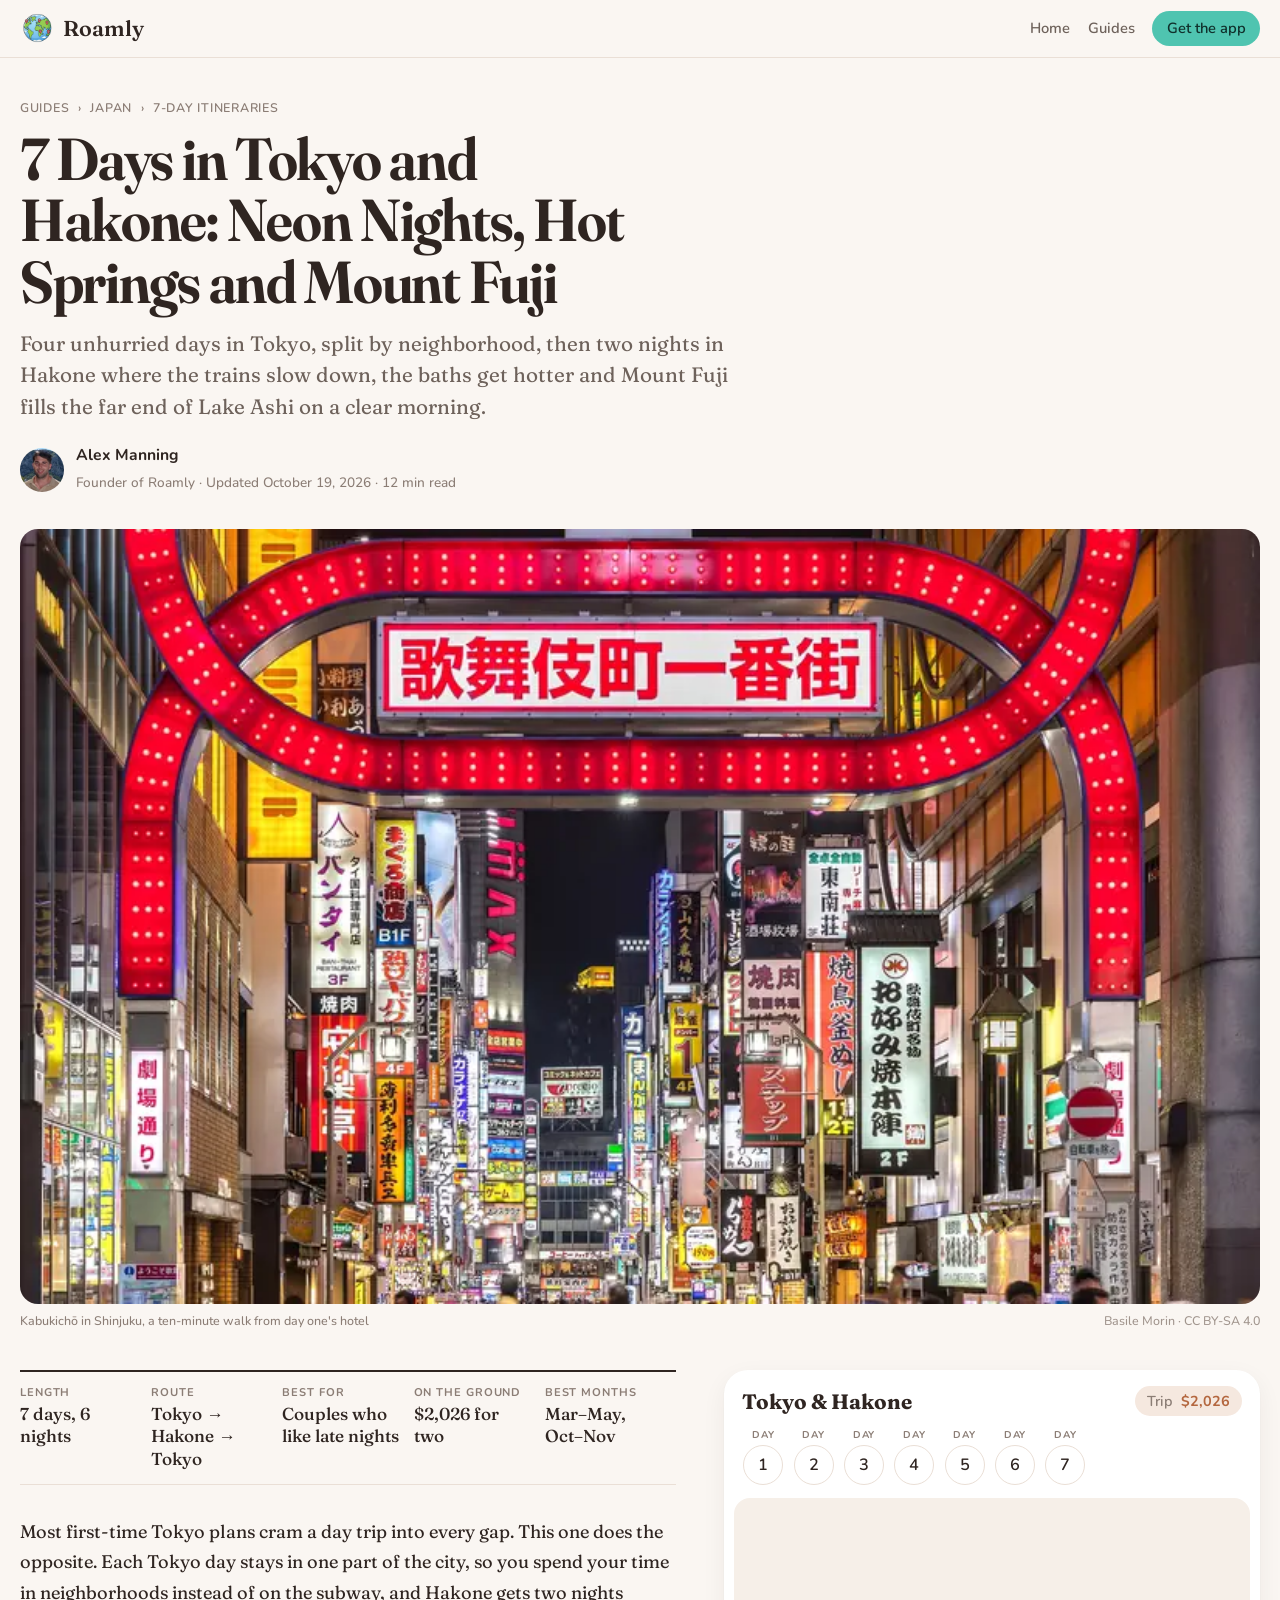
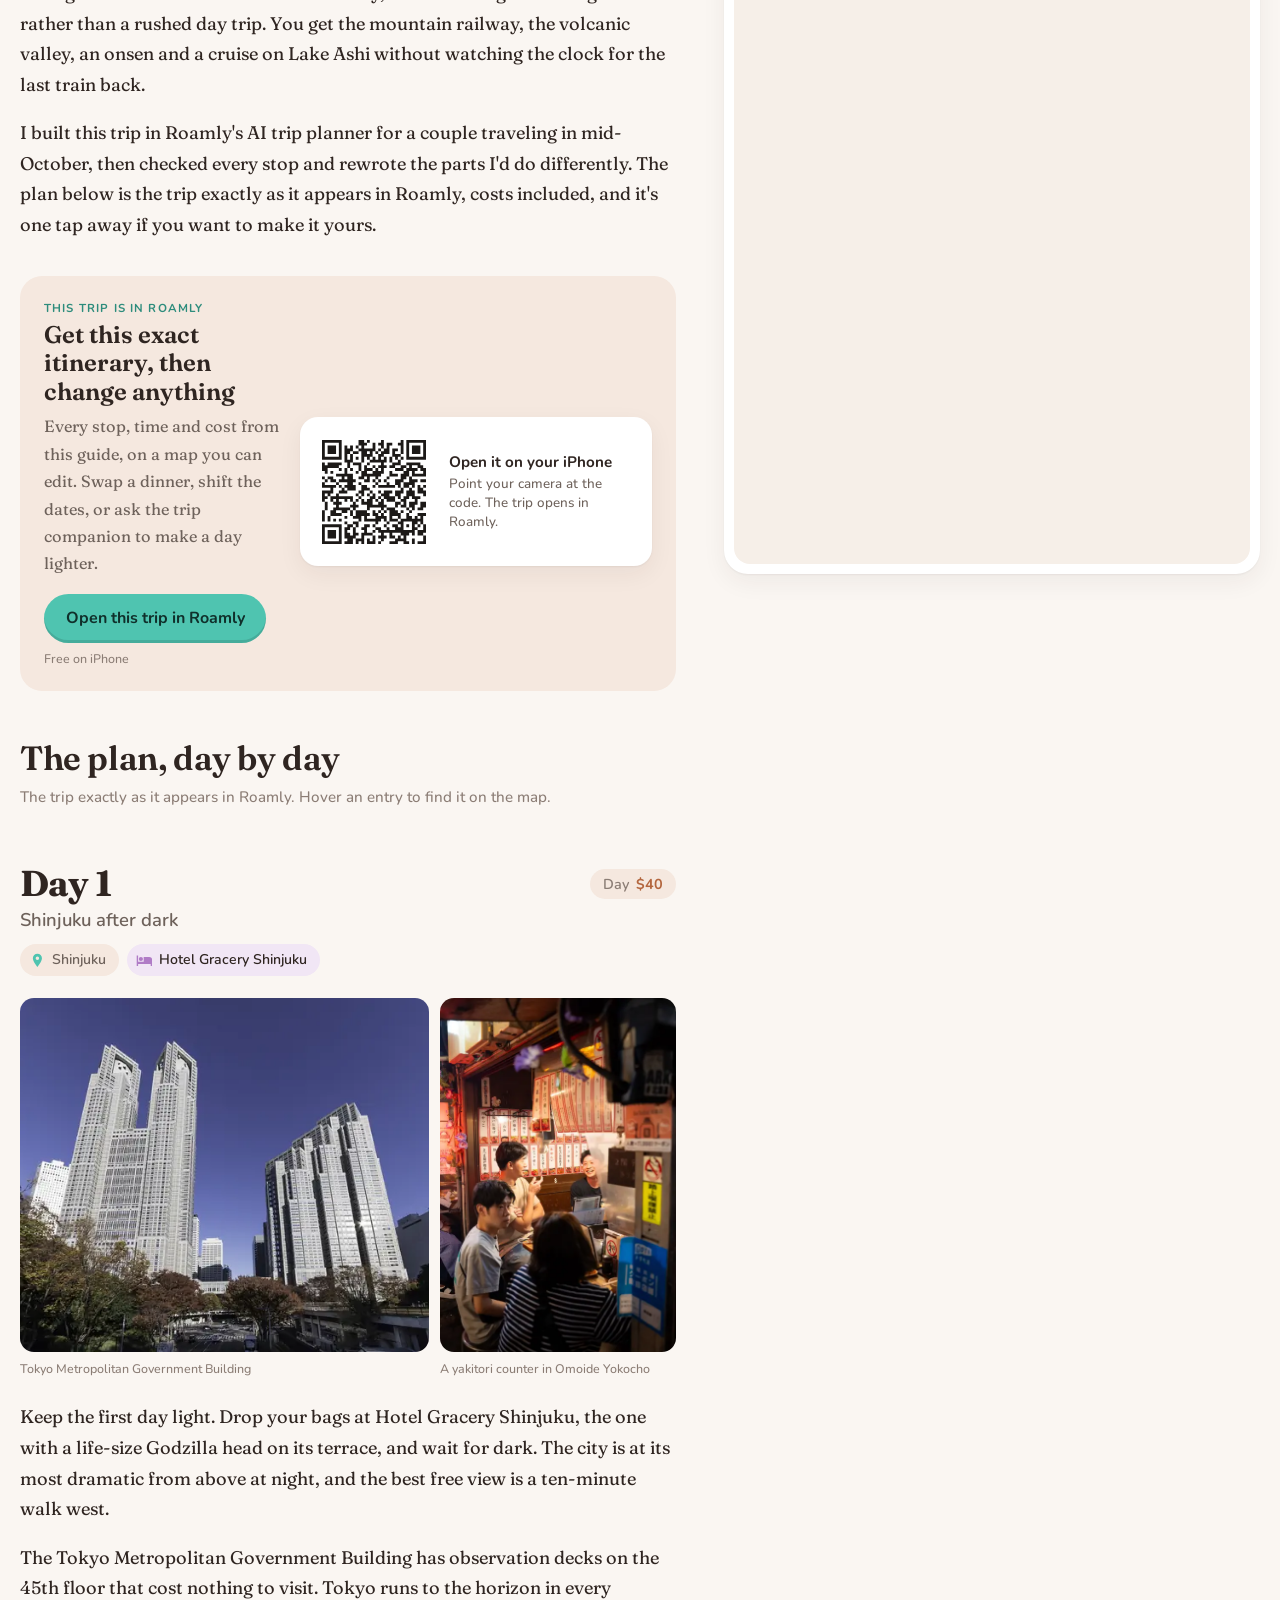
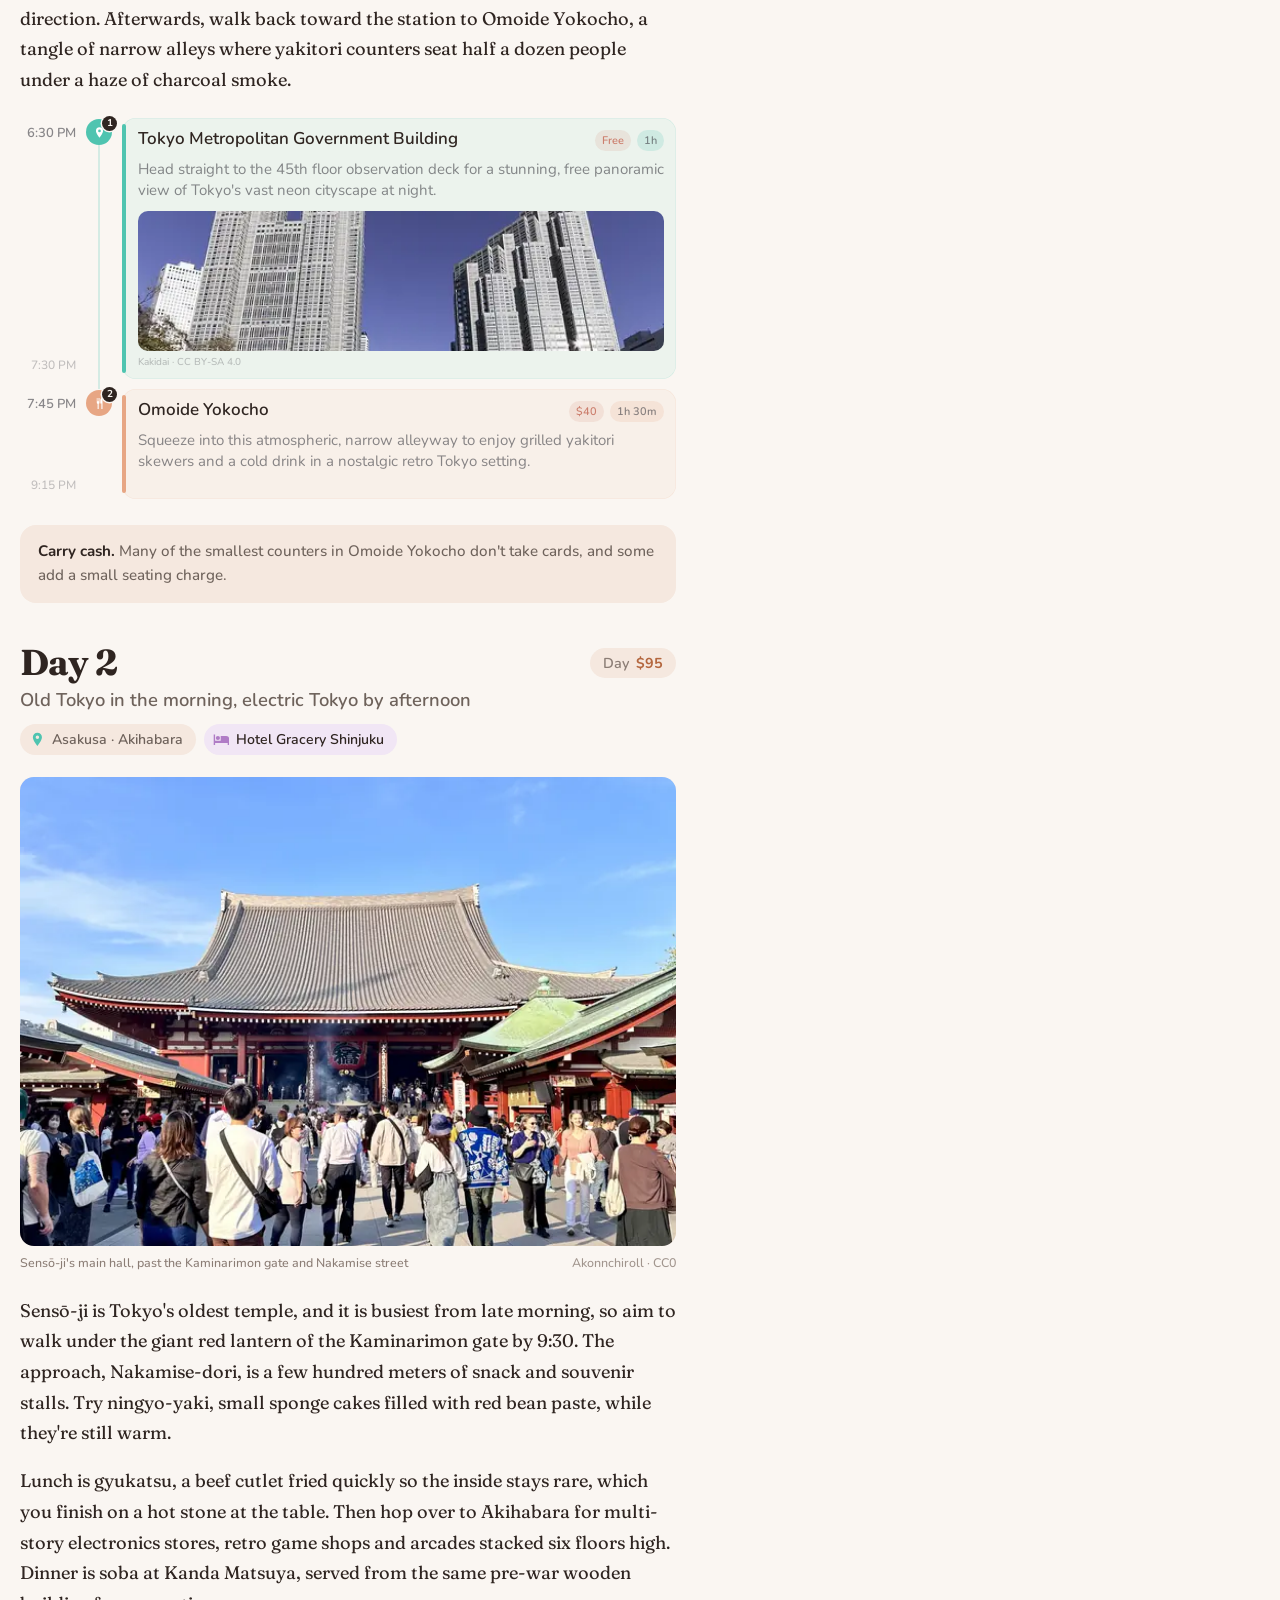
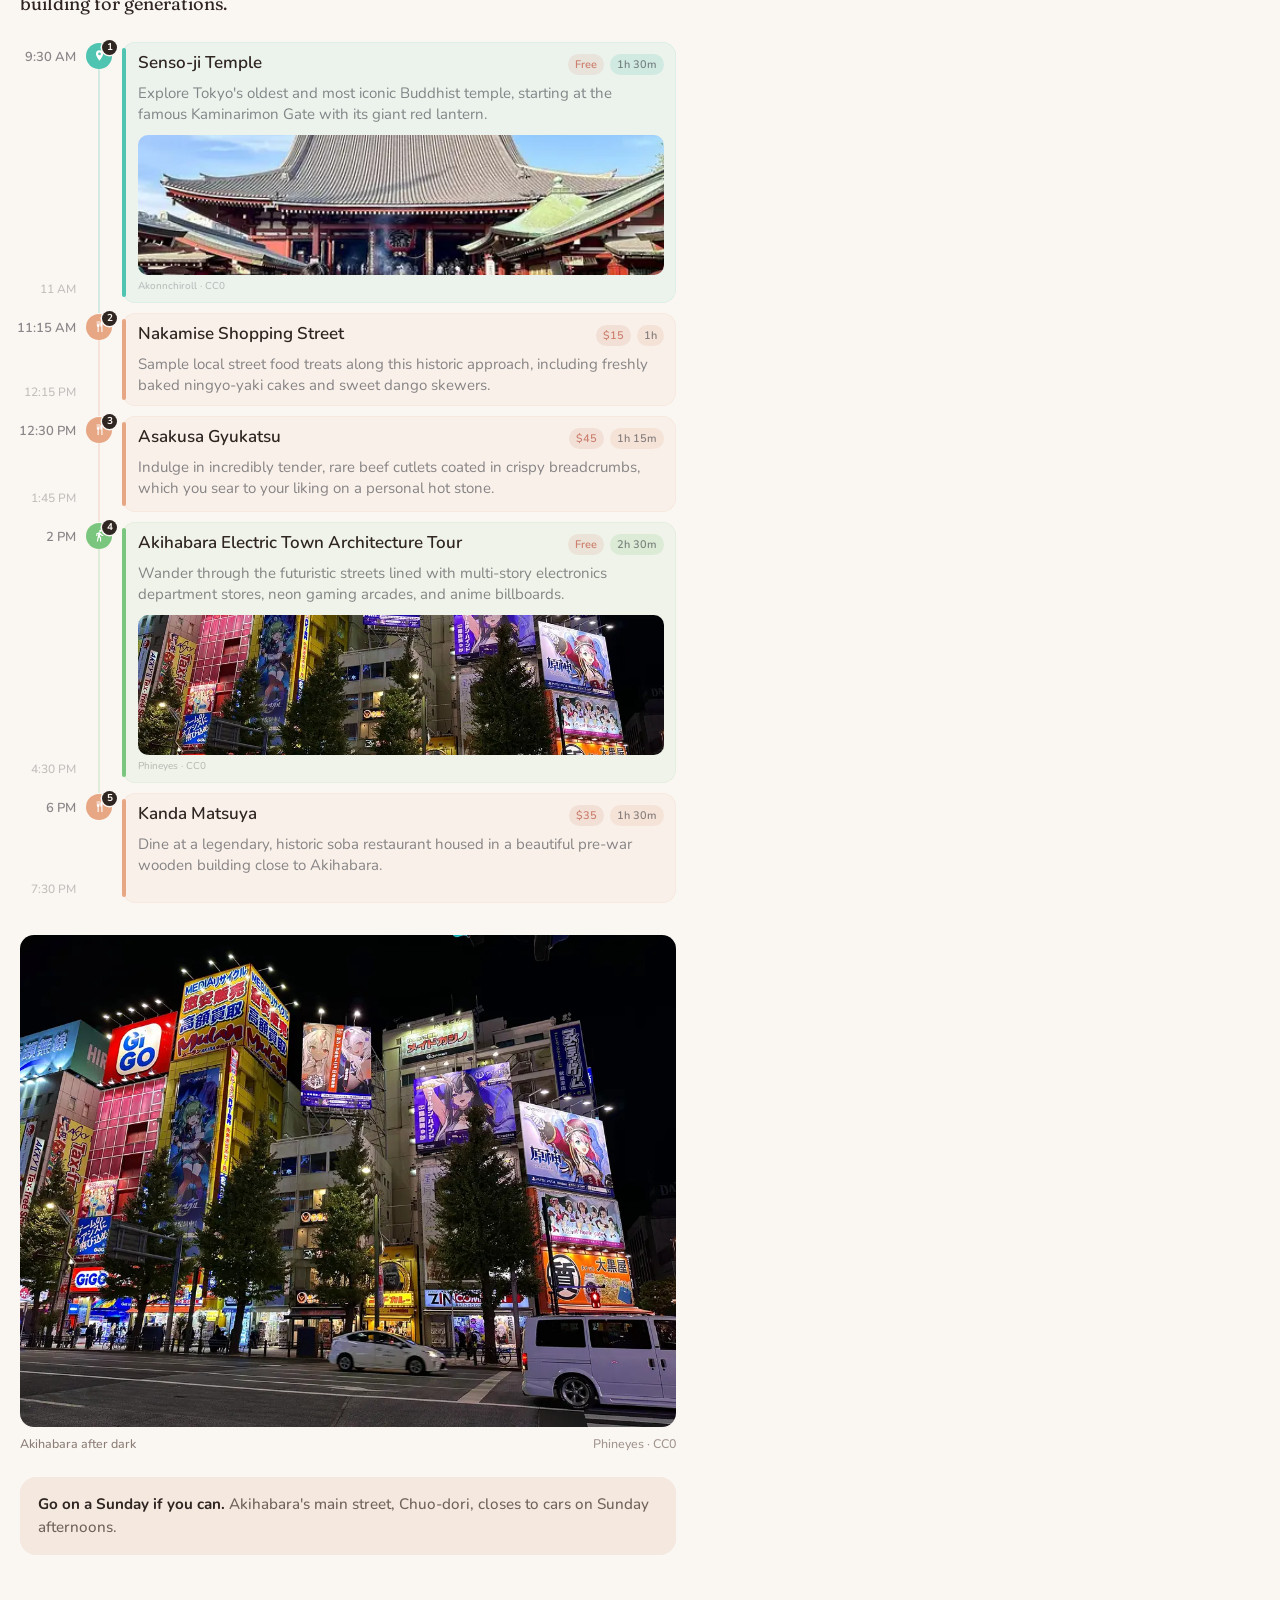
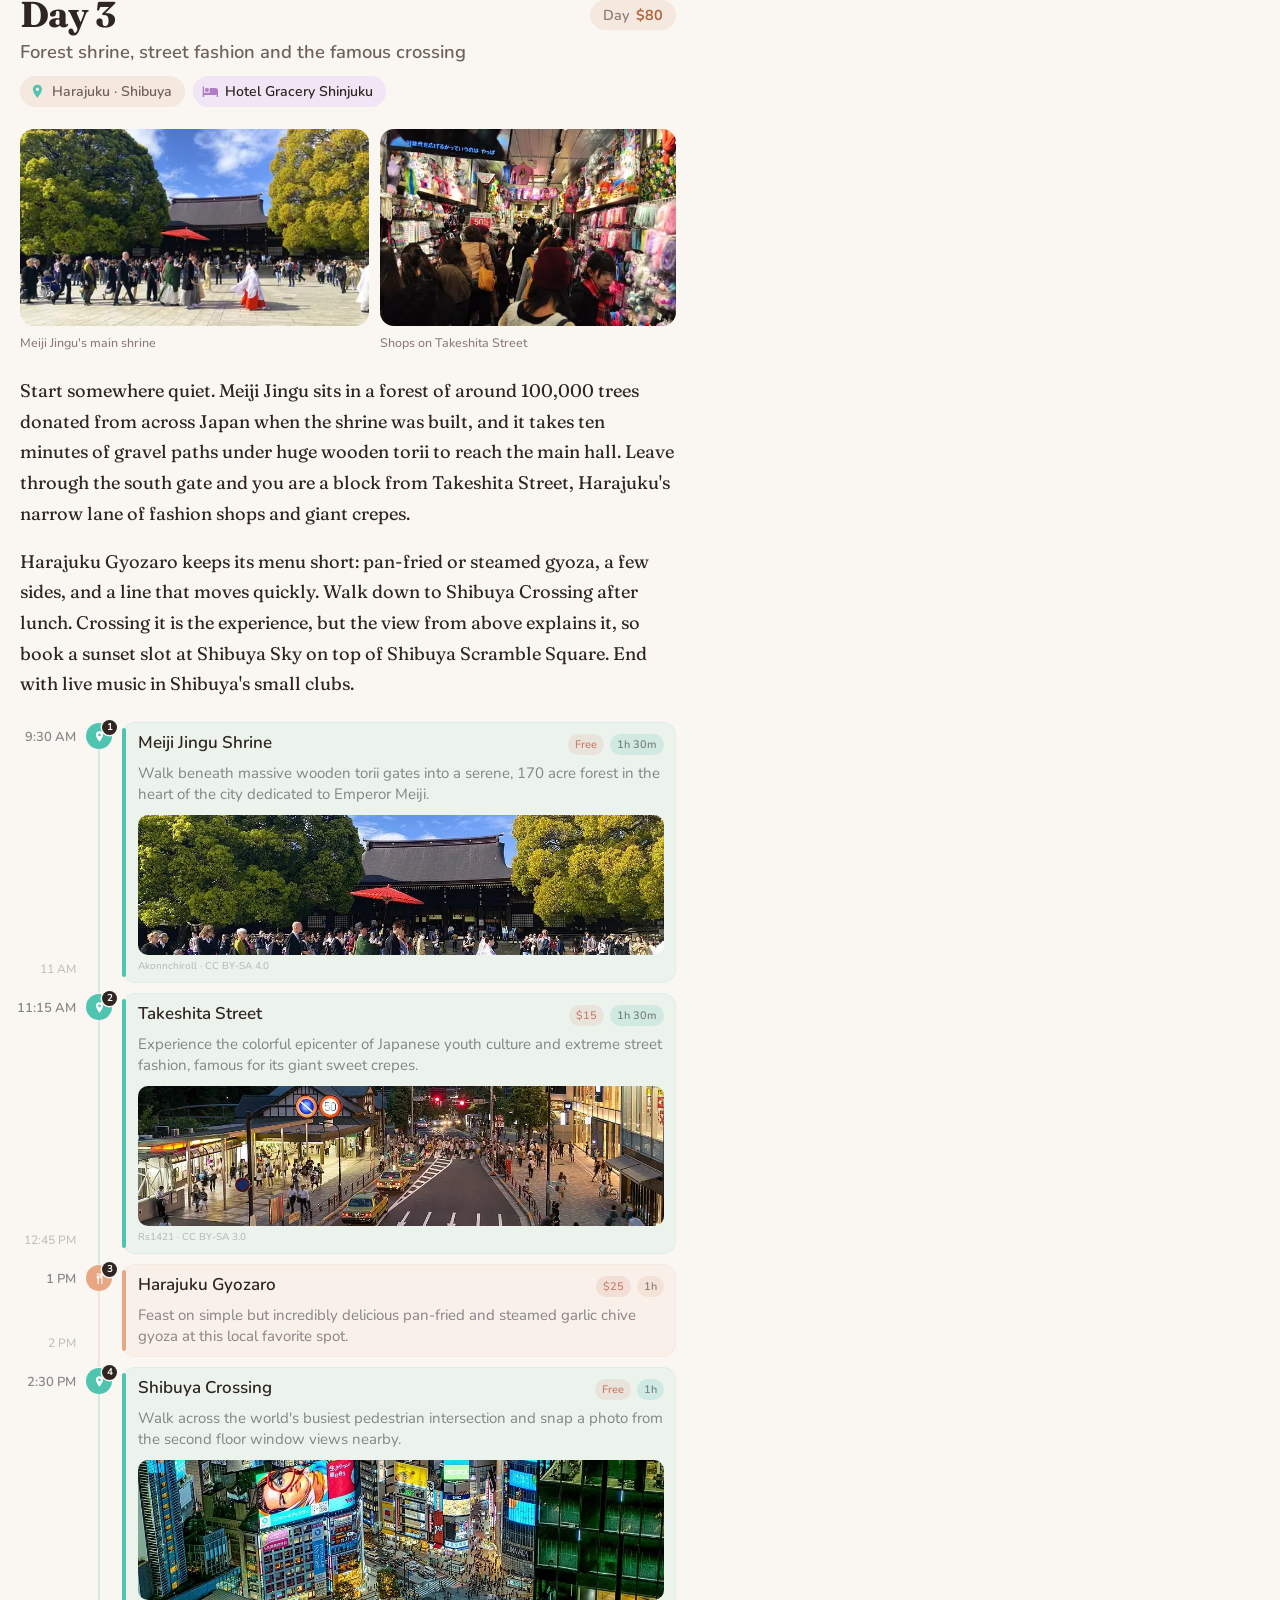
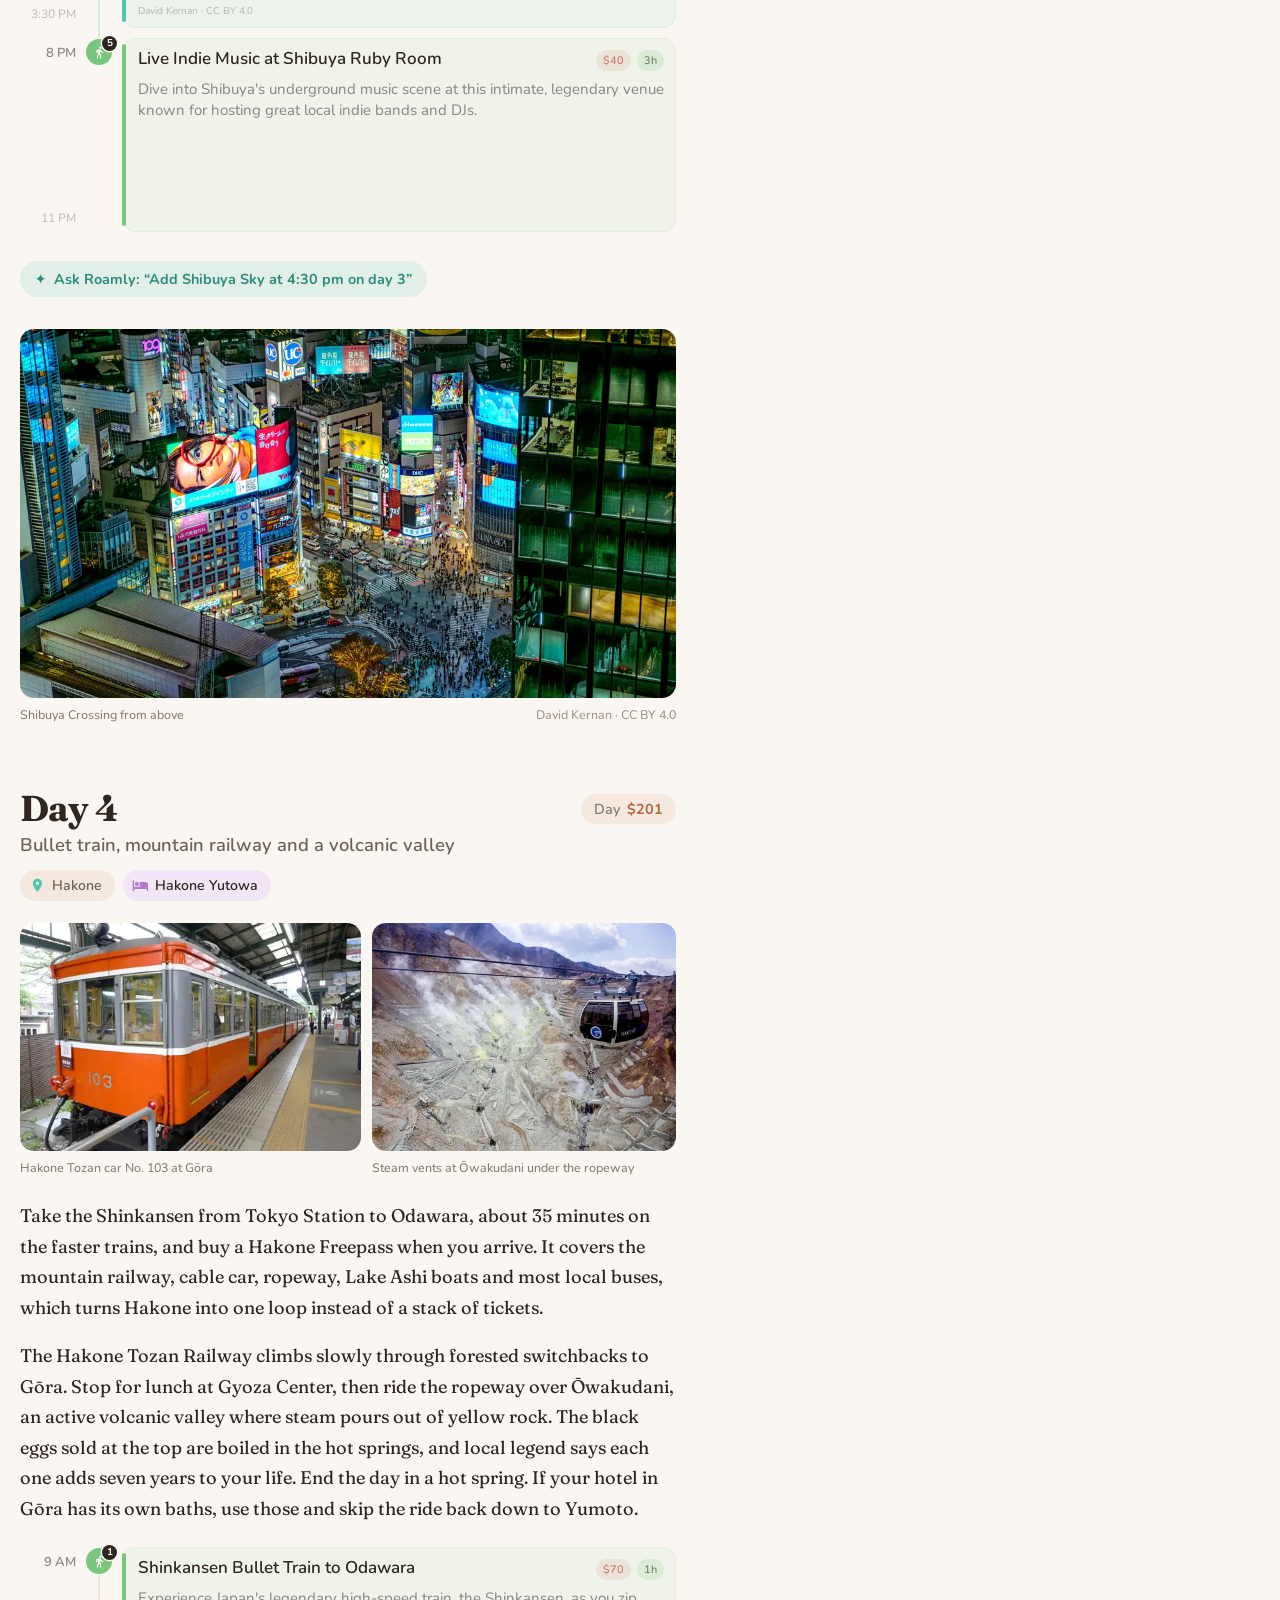
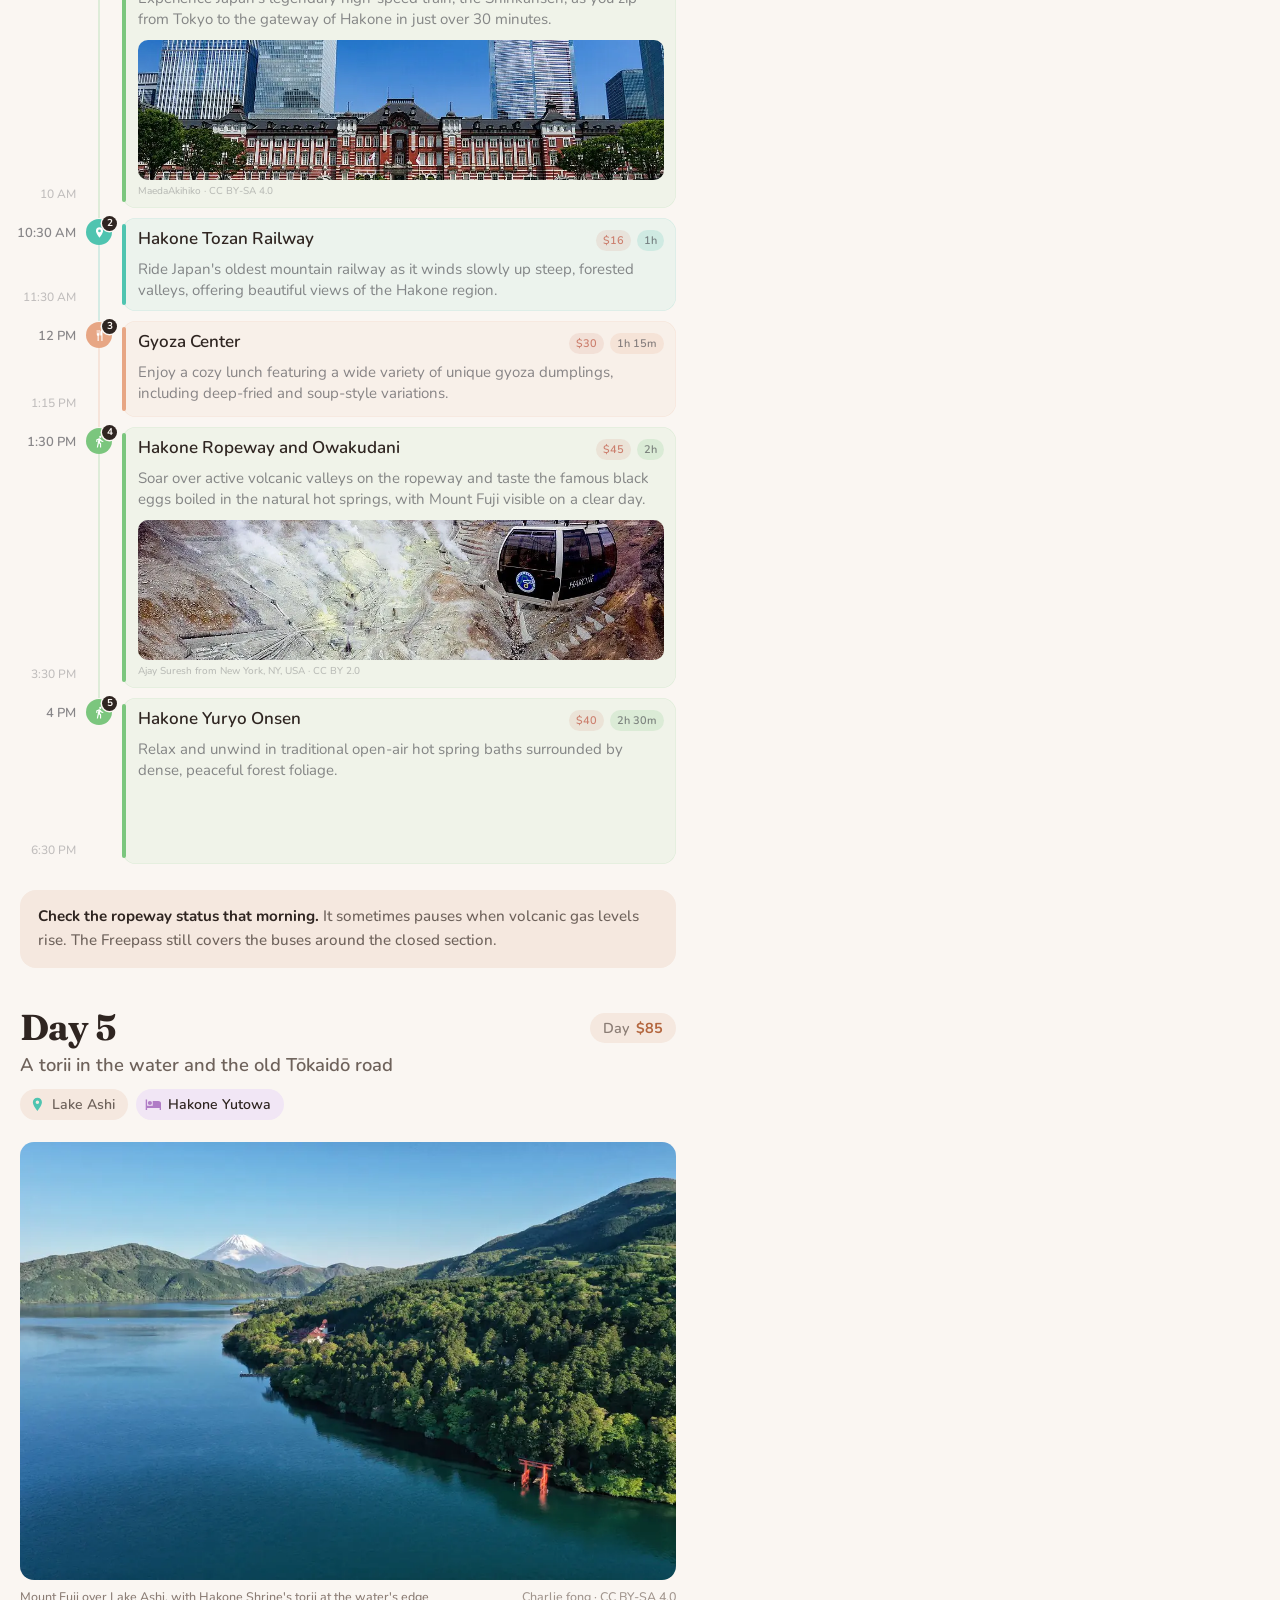
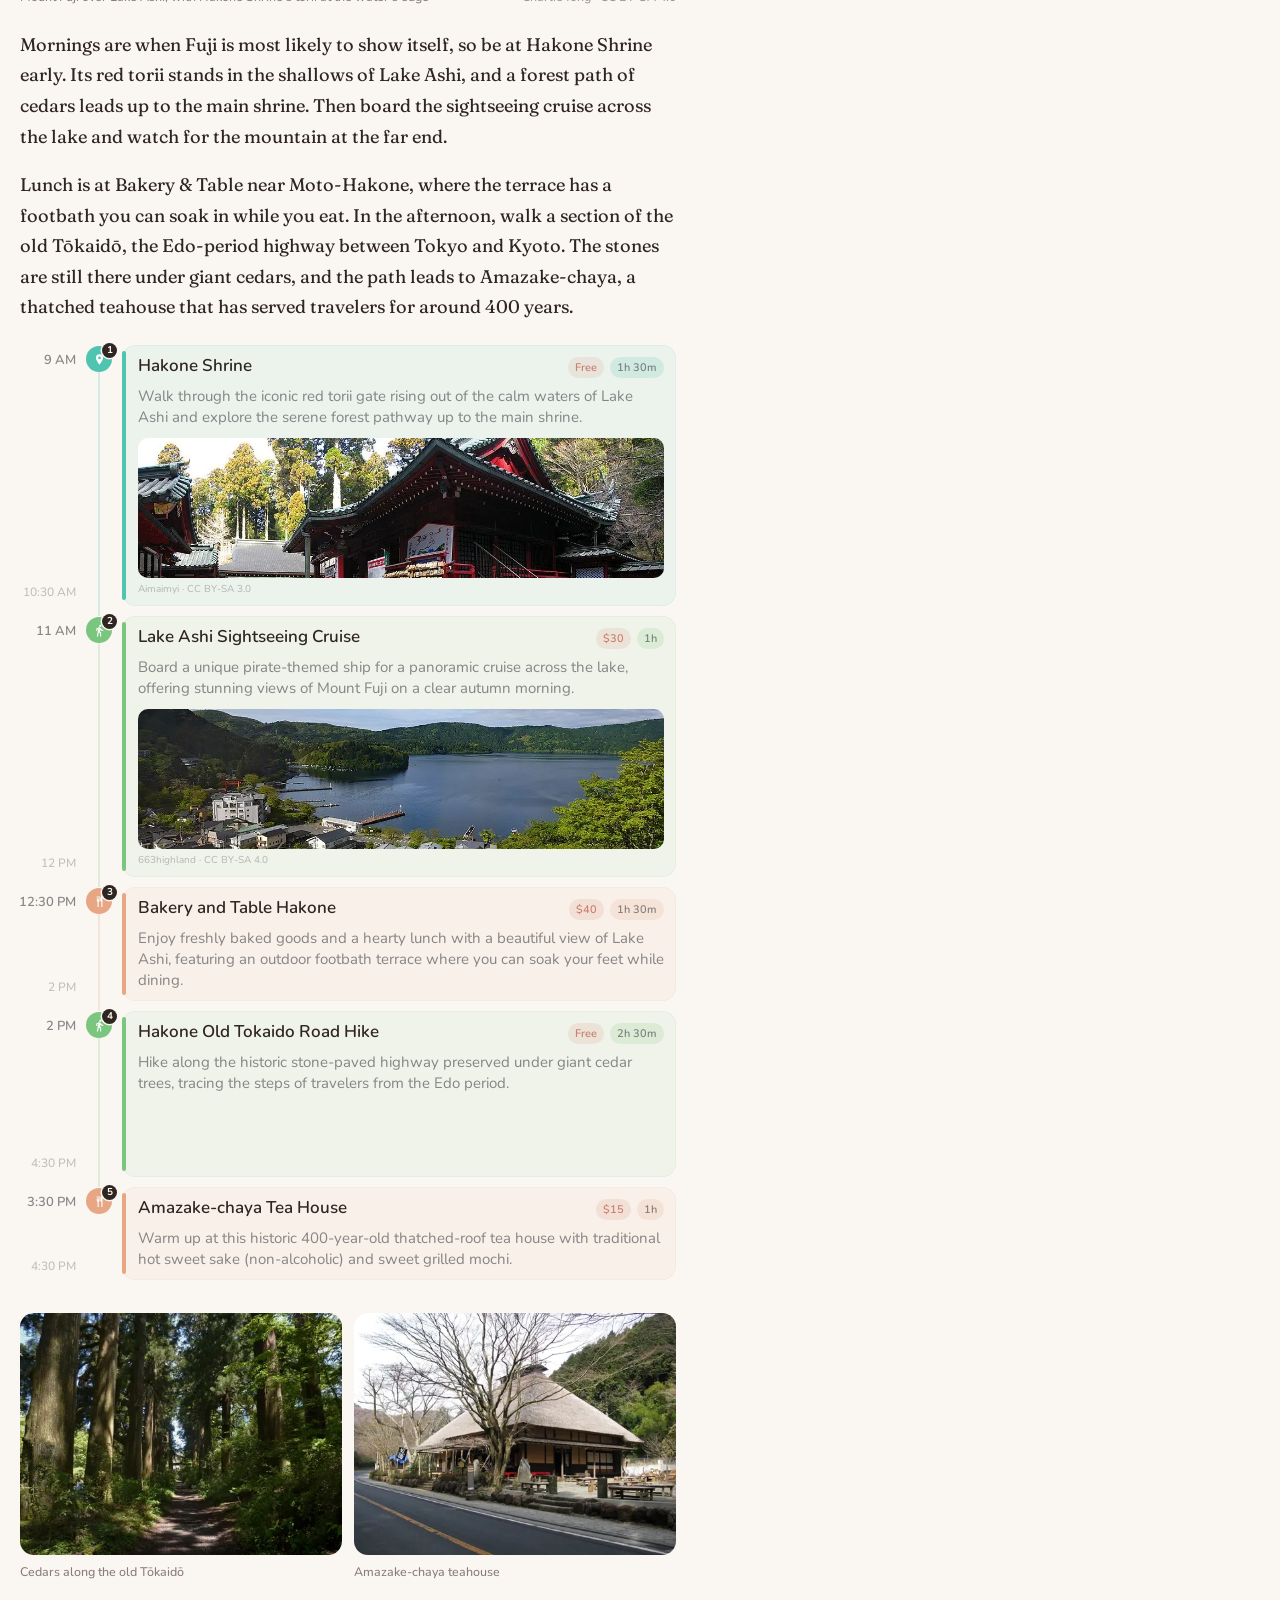
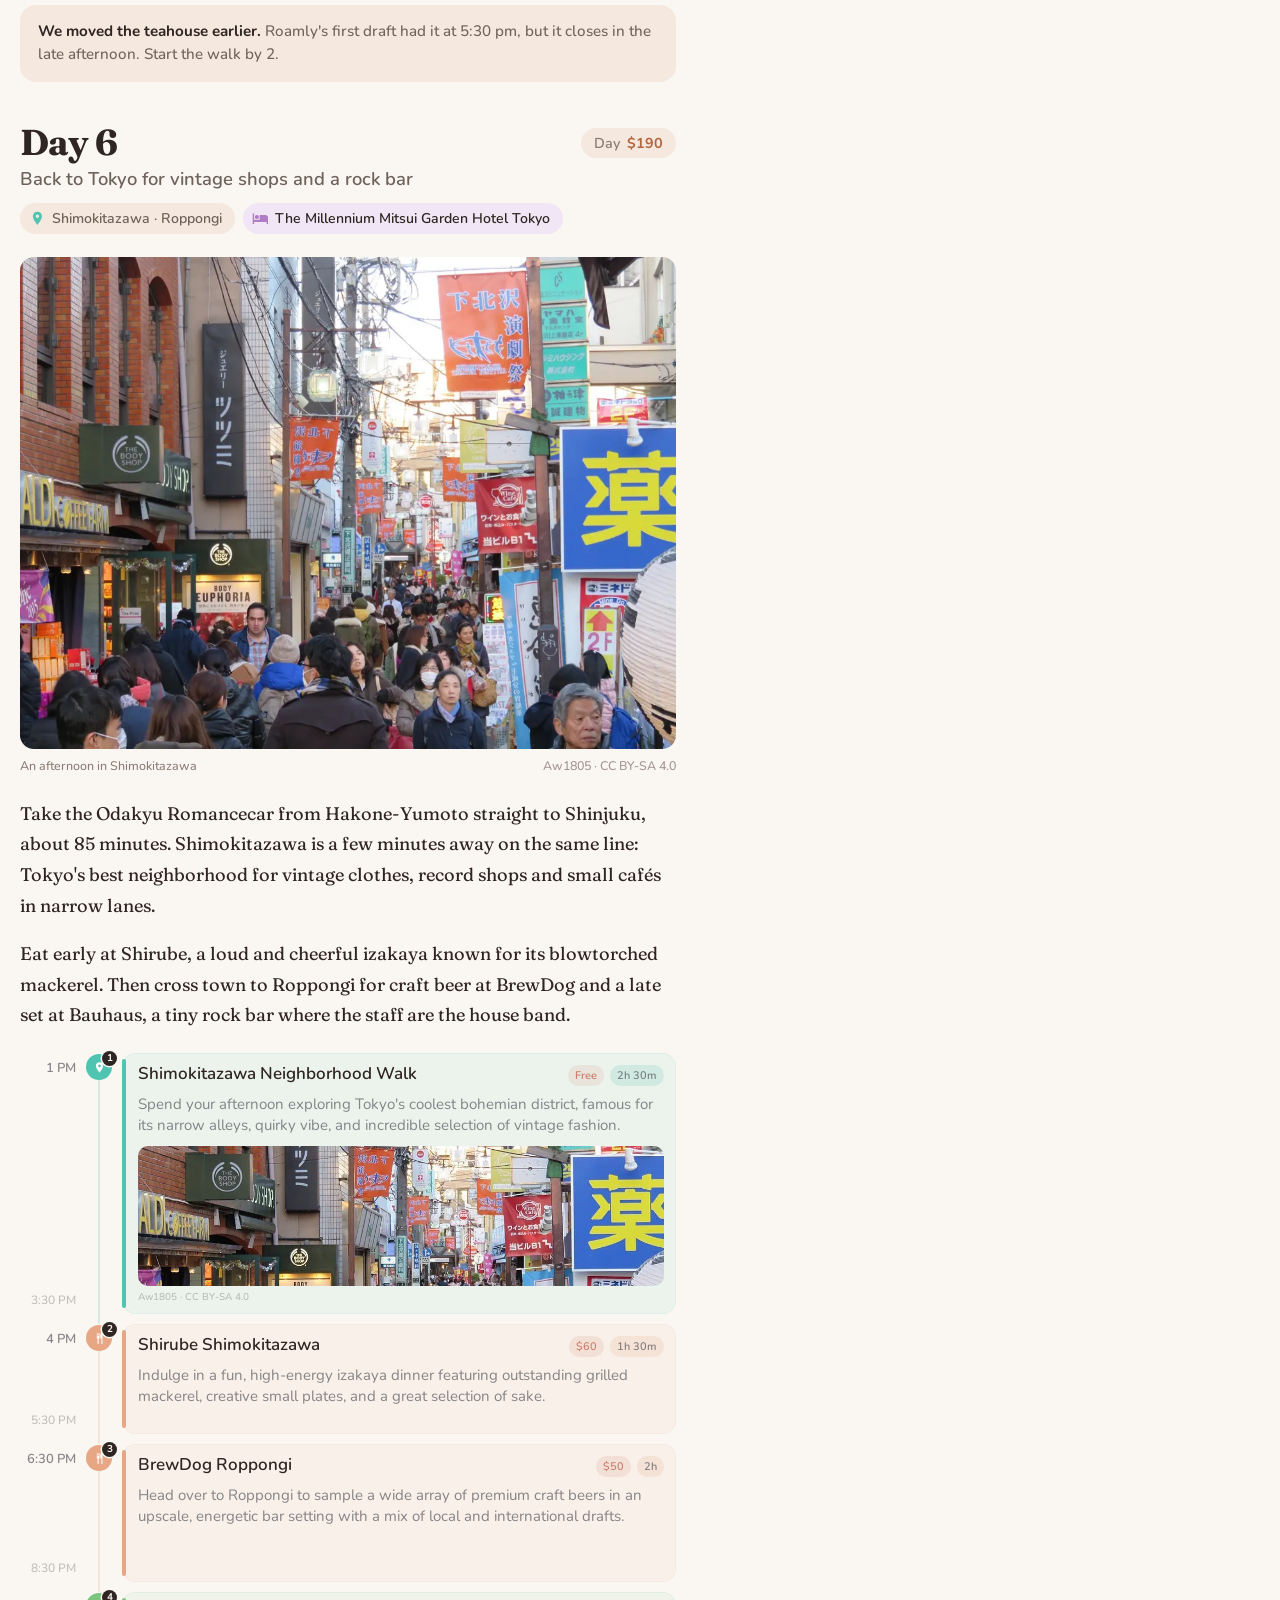
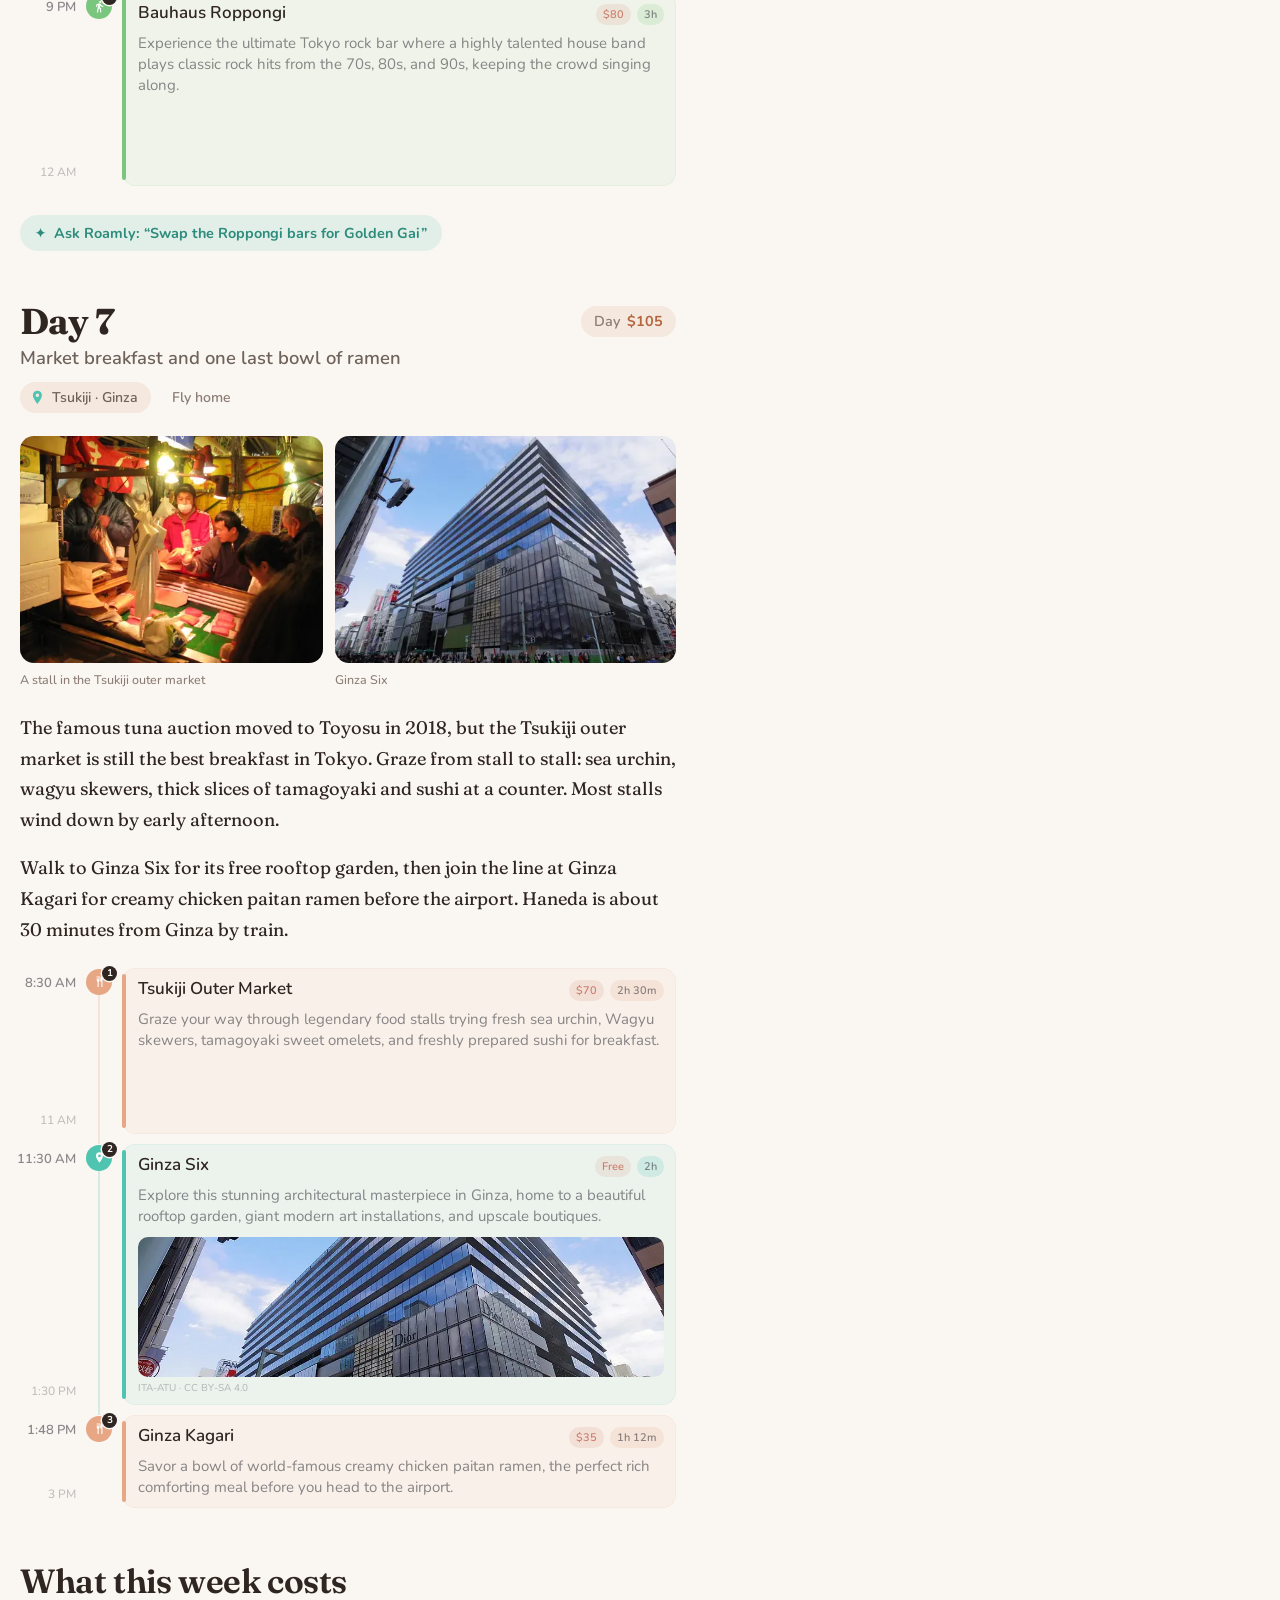
<file: guides/tokyo-hakone-7-day-itinerary.html>
<!doctype html>
<html lang="en"><head><meta charset="utf-8"><meta name="viewport" content="width=device-width, initial-scale=1, viewport-fit=cover">
<title>7-Day Tokyo and Hakone Itinerary for Couples (with Costs) | Roamly</title><meta name="description" content="A 7-day Tokyo and Hakone itinerary for two: Shinjuku nights, Asakusa mornings, a bullet train to the hot springs and a lake cruise toward Mount Fuji. Day-by-day times, costs and a map.">
<link rel="canonical" href="https://roamly.us/guides/tokyo-hakone-7-day-itinerary">
<meta name="apple-itunes-app" content="app-id=6737066181, app-argument=https://apps.apple.com/app/id6737066181?ct=blog-tokyo-hakone-7d">
<meta property="og:type" content="article"><meta property="og:title" content="7 Days in Tokyo and Hakone: Neon Nights, Hot Springs and Mount Fuji"><meta property="og:description" content="A 7-day Tokyo and Hakone itinerary for two: Shinjuku nights, Asakusa mornings, a bullet train to the hot springs and a lake cruise toward Mount Fuji. Day-by-day times, costs and a map.">
<meta property="og:image" content="https://roamly.us/guides/img/tk-hero-c-1200.jpg"><meta name="twitter:card" content="summary_large_image">
<link rel="icon" href="../assets/icon-96.png">
<link rel="preconnect" href="https://fonts.googleapis.com"><link rel="preconnect" href="https://fonts.gstatic.com" crossorigin>
<link rel="stylesheet" href="https://fonts.googleapis.com/css2?family=Fraunces:opsz,wght,SOFT@9..144,400;9..144,500;9..144,600;9..144,700&family=Nunito:wght@500;600;700;800&display=swap">
<link rel="stylesheet" href="assets/guide.css">
<script type="application/ld+json">{"@context": "https://schema.org", "@type": "Article", "headline": "7 Days in Tokyo and Hakone: Neon Nights, Hot Springs and Mount Fuji", "description": "A 7-day Tokyo and Hakone itinerary for two: Shinjuku nights, Asakusa mornings, a bullet train to the hot springs and a lake cruise toward Mount Fuji. Day-by-day times, costs and a map.", "image": ["https://roamly.us/guides/img/tk-hero-c-1200.jpg"], "dateModified": "2026-10-19", "author": {"@type": "Person", "name": "Alex Manning", "url": "https://roamly.us/about.html#author", "jobTitle": "Founder of Roamly"}, "publisher": {"@type": "Organization", "name": "Roamly", "url": "https://roamly.us"}}</script>
<script type="application/ld+json">{"@context": "https://schema.org", "@type": "FAQPage", "mainEntity": [{"@type": "Question", "name": "Is 7 days enough for Tokyo and Hakone?", "acceptedAnswer": {"@type": "Answer", "text": "Yes. Four days covers Tokyo's main neighborhoods at a comfortable pace, and two nights in Hakone lets you do the full loop of railway, ropeway, lake and onsen without rushing back for the last train."}}, {"@type": "Question", "name": "Do I need a Japan Rail Pass for Tokyo and Hakone?", "acceptedAnswer": {"@type": "Answer", "text": "No. This route only uses one long train ride each way, which costs much less than a 7-day pass. Use a Suica or PASMO card for local trains and buy a Hakone Freepass."}}, {"@type": "Question", "name": "How much does a week in Tokyo and Hakone cost?", "acceptedAnswer": {"@type": "Answer", "text": "Roamly estimates about $2,026 for two people on the ground, covering mid-range hotels, food, local transport and paid sights. That's roughly $1,013 each, before international flights."}}, {"@type": "Question", "name": "Can you see Mount Fuji from Hakone?", "acceptedAnswer": {"@type": "Answer", "text": "Often, but not always. Your best chances are early mornings from October to February, from the Lake Ashi cruise and around Hakone Shrine."}}]}</script>
<script type="application/ld+json">{"@context": "https://schema.org", "@type": "TouristTrip", "name": "7 Days in Tokyo and Hakone: Neon Nights, Hot Springs and Mount Fuji", "description": "A 7-day Tokyo and Hakone itinerary for two: Shinjuku nights, Asakusa mornings, a bullet train to the hot springs and a lake cruise toward Mount Fuji. Day-by-day times, costs and a map.", "url": "https://roamly.us/guides/tokyo-hakone-7-day-itinerary", "touristType": "Couples", "offers": {"@type": "Offer", "price": 2026, "priceCurrency": "USD", "description": "Estimated on-the-ground cost for 2 travelers, excluding flights"}, "subTrip": [{"@type": "TouristTrip", "name": "Day 1: Shinjuku after dark", "itinerary": {"@type": "ItemList", "itemListElement": [{"@type": "ListItem", "position": 1, "item": {"@type": "TouristAttraction", "name": "Tokyo Metropolitan Government Building", "geo": {"@type": "GeoCoordinates", "latitude": 35.6896, "longitude": 139.6917}}}, {"@type": "ListItem", "position": 2, "item": {"@type": "Place", "name": "Omoide Yokocho", "geo": {"@type": "GeoCoordinates", "latitude": 35.6929, "longitude": 139.6995}}}]}}, {"@type": "TouristTrip", "name": "Day 2: Old Tokyo in the morning, electric Tokyo by afternoon", "itinerary": {"@type": "ItemList", "itemListElement": [{"@type": "ListItem", "position": 1, "item": {"@type": "TouristAttraction", "name": "Senso-ji Temple", "geo": {"@type": "GeoCoordinates", "latitude": 35.7146948, "longitude": 139.7967499}}}, {"@type": "ListItem", "position": 2, "item": {"@type": "Place", "name": "Nakamise Shopping Street", "geo": {"@type": "GeoCoordinates", "latitude": 35.7119, "longitude": 139.7964}}}, {"@type": "ListItem", "position": 3, "item": {"@type": "Place", "name": "Asakusa Gyukatsu", "geo": {"@type": "GeoCoordinates", "latitude": 35.7108013, "longitude": 139.7959467}}}, {"@type": "ListItem", "position": 4, "item": {"@type": "TouristAttraction", "name": "Akihabara Electric Town Architecture Tour", "geo": {"@type": "GeoCoordinates", "latitude": 35.7021708, "longitude": 139.7744091}}}, {"@type": "ListItem", "position": 5, "item": {"@type": "Place", "name": "Kanda Matsuya", "geo": {"@type": "GeoCoordinates", "latitude": 35.696111, "longitude": 139.7687866}}}]}}, {"@type": "TouristTrip", "name": "Day 3: Forest shrine, street fashion and the famous crossing", "itinerary": {"@type": "ItemList", "itemListElement": [{"@type": "ListItem", "position": 1, "item": {"@type": "TouristAttraction", "name": "Meiji Jingu Shrine", "geo": {"@type": "GeoCoordinates", "latitude": 35.6762064, "longitude": 139.699375}}}, {"@type": "ListItem", "position": 2, "item": {"@type": "TouristAttraction", "name": "Takeshita Street", "geo": {"@type": "GeoCoordinates", "latitude": 35.67113084850488, "longitude": 139.70499975197146}}}, {"@type": "ListItem", "position": 3, "item": {"@type": "Place", "name": "Harajuku Gyozaro", "geo": {"@type": "GeoCoordinates", "latitude": 35.6688, "longitude": 139.7075}}}, {"@type": "ListItem", "position": 4, "item": {"@type": "TouristAttraction", "name": "Shibuya Crossing", "geo": {"@type": "GeoCoordinates", "latitude": 35.6595, "longitude": 139.7005}}}, {"@type": "ListItem", "position": 5, "item": {"@type": "TouristAttraction", "name": "Live Indie Music at Shibuya Ruby Room", "geo": {"@type": "GeoCoordinates", "latitude": 35.659576, "longitude": 139.6976519}}}]}}, {"@type": "TouristTrip", "name": "Day 4: Bullet train, mountain railway and a volcanic valley", "itinerary": {"@type": "ItemList", "itemListElement": [{"@type": "ListItem", "position": 1, "item": {"@type": "TouristAttraction", "name": "Shinkansen Bullet Train to Odawara", "geo": {"@type": "GeoCoordinates", "latitude": 35.681072, "longitude": 139.7674266}}}, {"@type": "ListItem", "position": 2, "item": {"@type": "TouristAttraction", "name": "Hakone Tozan Railway", "geo": {"@type": "GeoCoordinates", "latitude": 35.233, "longitude": 139.104}}}, {"@type": "ListItem", "position": 3, "item": {"@type": "Place", "name": "Gyoza Center", "geo": {"@type": "GeoCoordinates", "latitude": 35.2466552, "longitude": 139.0478075}}}, {"@type": "ListItem", "position": 4, "item": {"@type": "TouristAttraction", "name": "Hakone Ropeway and Owakudani", "geo": {"@type": "GeoCoordinates", "latitude": 35.2433742, "longitude": 139.0215097}}}, {"@type": "ListItem", "position": 5, "item": {"@type": "TouristAttraction", "name": "Hakone Yuryo Onsen", "geo": {"@type": "GeoCoordinates", "latitude": 35.2297, "longitude": 139.0962}}}]}}, {"@type": "TouristTrip", "name": "Day 5: A torii in the water and the old Tōkaidō road", "itinerary": {"@type": "ItemList", "itemListElement": [{"@type": "ListItem", "position": 1, "item": {"@type": "TouristAttraction", "name": "Hakone Shrine", "geo": {"@type": "GeoCoordinates", "latitude": 35.2047753, "longitude": 139.0253547}}}, {"@type": "ListItem", "position": 2, "item": {"@type": "TouristAttraction", "name": "Lake Ashi Sightseeing Cruise", "geo": {"@type": "GeoCoordinates", "latitude": 35.201, "longitude": 139.027}}}, {"@type": "ListItem", "position": 3, "item": {"@type": "Place", "name": "Bakery and Table Hakone", "geo": {"@type": "GeoCoordinates", "latitude": 35.2017738, "longitude": 139.030939}}}, {"@type": "ListItem", "position": 4, "item": {"@type": "TouristAttraction", "name": "Hakone Old Tokaido Road Hike", "geo": {"@type": "GeoCoordinates", "latitude": 35.202, "longitude": 139.04}}}, {"@type": "ListItem", "position": 5, "item": {"@type": "Place", "name": "Amazake-chaya Tea House", "geo": {"@type": "GeoCoordinates", "latitude": 35.2022228, "longitude": 139.0487539}}}]}}, {"@type": "TouristTrip", "name": "Day 6: Back to Tokyo for vintage shops and a rock bar", "itinerary": {"@type": "ItemList", "itemListElement": [{"@type": "ListItem", "position": 1, "item": {"@type": "TouristAttraction", "name": "Shimokitazawa Neighborhood Walk", "geo": {"@type": "GeoCoordinates", "latitude": 35.6613, "longitude": 139.668}}}, {"@type": "ListItem", "position": 2, "item": {"@type": "Place", "name": "Shirube Shimokitazawa", "geo": {"@type": "GeoCoordinates", "latitude": 35.6602481, "longitude": 139.6668921}}}, {"@type": "ListItem", "position": 3, "item": {"@type": "Place", "name": "BrewDog Roppongi", "geo": {"@type": "GeoCoordinates", "latitude": 35.6621157, "longitude": 139.7334317}}}, {"@type": "ListItem", "position": 4, "item": {"@type": "TouristAttraction", "name": "Bauhaus Roppongi", "geo": {"@type": "GeoCoordinates", "latitude": 35.6642636, "longitude": 139.7308494}}}]}}, {"@type": "TouristTrip", "name": "Day 7: Market breakfast and one last bowl of ramen", "itinerary": {"@type": "ItemList", "itemListElement": [{"@type": "ListItem", "position": 1, "item": {"@type": "Place", "name": "Tsukiji Outer Market", "geo": {"@type": "GeoCoordinates", "latitude": 35.6655, "longitude": 139.7707}}}, {"@type": "ListItem", "position": 2, "item": {"@type": "TouristAttraction", "name": "Ginza Six", "geo": {"@type": "GeoCoordinates", "latitude": 35.6695686, "longitude": 139.7638158}}}, {"@type": "ListItem", "position": 3, "item": {"@type": "Place", "name": "Ginza Kagari", "geo": {"@type": "GeoCoordinates", "latitude": 35.6712185, "longitude": 139.7613498}}}]}}]}</script>
</head><body>
<header class="site"><div class="site-in"><a class="brand" href="../index.html"><img src="../assets/icon-96.png" alt="" width="34" height="34"><span>Roamly</span></a>
<nav><a href="../index.html">Home</a><a href="index.html">Guides</a><a class="get" href="https://apps.apple.com/app/id6737066181?ct=blog-tokyo-hakone-7d" aria-haspopup="dialog" aria-controls="get-pop">Get the app</a></nav>
<div class="get-pop" id="get-pop" role="dialog" aria-label="Get Roamly on your iPhone" hidden><div class="qr"><svg xmlns="http://www.w3.org/2000/svg" viewBox="0 0 37 37" width="104" height="104" role="img" aria-label="QR code to open this trip in Roamly" class="segno"><path fill="#fff" d="M0 0h37v37h-37z"/><path class="qrline" stroke="#1c1917" d="M0 0.5h7m6 0h2m1 0h1m4 0h1m6 0h1m1 0h7m-37 1h1m5 0h1m6 0h3m2 0h1m1 0h2m1 0h2m2 0h2m1 0h1m5 0h1m-37 1h1m1 0h3m1 0h1m1 0h1m1 0h1m1 0h1m1 0h1m3 0h1m2 0h1m1 0h1m4 0h1m1 0h1m1 0h3m1 0h1m-37 1h1m1 0h3m1 0h1m1 0h3m2 0h6m1 0h1m1 0h2m1 0h2m1 0h1m1 0h1m1 0h3m1 0h1m-37 1h1m1 0h3m1 0h1m1 0h2m1 0h2m1 0h2m1 0h1m1 0h1m1 0h3m1 0h1m2 0h1m1 0h1m1 0h3m1 0h1m-37 1h1m5 0h1m1 0h1m1 0h1m3 0h4m2 0h2m3 0h3m2 0h1m5 0h1m-37 1h7m1 0h1m1 0h1m1 0h1m1 0h1m1 0h1m1 0h1m1 0h1m1 0h1m1 0h1m1 0h1m1 0h1m1 0h7m-29 1h3m3 0h1m2 0h6m1 0h1m2 0h1m-28 1h1m1 0h5m2 0h1m1 0h3m2 0h1m4 0h1m3 0h3m2 0h5m-35 1h6m3 0h1m3 0h1m1 0h1m2 0h1m1 0h3m1 0h2m2 0h2m1 0h1m2 0h2m-36 1h2m4 0h1m1 0h1m1 0h1m2 0h1m1 0h3m1 0h1m1 0h1m4 0h3m1 0h4m1 0h2m-36 1h1m1 0h1m4 0h1m3 0h1m1 0h2m2 0h4m2 0h1m4 0h2m1 0h1m3 0h1m-32 1h6m3 0h7m3 0h3m1 0h3m1 0h5m-37 1h1m1 0h2m3 0h1m1 0h2m2 0h2m1 0h1m2 0h1m3 0h1m4 0h2m1 0h1m-31 1h1m1 0h2m1 0h6m3 0h2m1 0h1m1 0h1m1 0h1m3 0h3m2 0h3m1 0h2m-37 1h1m4 0h1m3 0h2m2 0h1m5 0h1m3 0h1m2 0h2m1 0h4m-33 1h5m1 0h1m1 0h4m2 0h2m2 0h1m1 0h6m1 0h1m1 0h2m1 0h1m1 0h1m1 0h1m-34 1h1m3 0h1m1 0h3m2 0h3m11 0h1m2 0h1m2 0h2m-36 1h4m2 0h3m4 0h2m2 0h1m2 0h1m1 0h3m1 0h3m1 0h3m1 0h3m-37 1h1m1 0h1m2 0h1m6 0h1m1 0h1m1 0h1m1 0h1m2 0h3m2 0h2m2 0h3m3 0h1m-37 1h2m1 0h8m2 0h1m3 0h2m1 0h1m1 0h4m1 0h1m1 0h2m1 0h3m-35 1h1m2 0h1m1 0h1m2 0h1m1 0h1m1 0h1m1 0h1m1 0h2m1 0h1m1 0h1m1 0h3m2 0h2m3 0h1m-33 1h1m2 0h3m4 0h1m2 0h4m2 0h2m4 0h2m1 0h1m1 0h3m1 0h2m-36 1h1m3 0h1m4 0h3m3 0h7m3 0h1m1 0h2m1 0h2m2 0h2m-36 1h1m2 0h6m1 0h1m4 0h1m4 0h1m1 0h3m4 0h1m1 0h1m1 0h2m-36 1h1m2 0h2m2 0h2m1 0h1m1 0h4m2 0h1m1 0h1m1 0h1m1 0h3m1 0h1m2 0h1m-32 1h1m2 0h4m3 0h1m1 0h5m1 0h2m1 0h1m2 0h4m2 0h1m3 0h3m-37 1h1m1 0h1m5 0h1m2 0h3m1 0h1m3 0h4m1 0h1m2 0h1m2 0h2m1 0h1m1 0h1m-36 1h1m1 0h1m1 0h1m1 0h1m6 0h1m1 0h6m1 0h1m1 0h3m1 0h8m-28 1h1m2 0h2m6 0h1m3 0h1m3 0h2m3 0h2m1 0h1m-36 1h7m2 0h2m1 0h1m2 0h2m1 0h1m3 0h1m2 0h2m1 0h1m1 0h1m1 0h1m1 0h1m1 0h1m-37 1h1m5 0h1m1 0h2m1 0h1m2 0h2m3 0h2m2 0h1m2 0h3m3 0h2m2 0h1m-37 1h1m1 0h3m1 0h1m1 0h1m2 0h1m3 0h1m2 0h1m1 0h13m1 0h3m-37 1h1m1 0h3m1 0h1m1 0h2m1 0h2m1 0h4m3 0h1m2 0h1m3 0h3m1 0h1m1 0h2m-36 1h1m1 0h3m1 0h1m1 0h4m2 0h1m3 0h1m1 0h3m1 0h2m1 0h1m1 0h1m6 0h1m-37 1h1m5 0h1m2 0h2m1 0h3m1 0h1m1 0h1m2 0h1m4 0h4m2 0h1m3 0h1m-37 1h7m1 0h3m1 0h1m1 0h1m1 0h3m1 0h1m3 0h3m2 0h2m1 0h1m1 0h3"/></svg></div>
<div><b>Get Roamly on your iPhone</b><span>Point your iPhone camera at the code. It's free, and this trip opens with it.</span></div></div></div></header>
<main id="top">
<div class="head"><div class="crumbs">Guides <span>›</span> Japan <span>›</span> 7-day itineraries</div>
<h1>7 Days in Tokyo and Hakone: Neon Nights, Hot Springs and Mount Fuji</h1><p class="dek">Four unhurried days in Tokyo, split by neighborhood, then two nights in Hakone where the trains slow down, the baths get hotter and Mount Fuji fills the far end of Lake Ashi on a clear morning.</p>
<div class="byline"><img src="../assets/alex-avatar.jpg" alt="" width="44" height="44"><div><b><a class="author" href="../about.html#author" rel="author">Alex Manning</a></b><span>Founder of Roamly · Updated October 19, 2026 · 12 min read</span></div></div></div>
<figure class="hero"><picture><source type="image/webp" srcset="img/tk-hero-c-800.webp 800w, img/tk-hero-c-1280.webp 1280w, img/tk-hero-c-1920.webp 1920w, img/tk-hero-c-2400.webp 2400w" sizes="(min-width: 1272px) 1240px, calc(100vw - 32px)"><img src="img/tk-hero-c-1920.jpg" width="2400" height="1500" alt="Kabukichō in Shinjuku, a ten-minute walk from day one&#x27;s hotel" fetchpriority="high"></picture><figcaption>Kabukichō in Shinjuku, a ten-minute walk from day one&#x27;s hotel<span>Basile Morin · CC BY-SA 4.0</span></figcaption></figure>
<div class="layout"><article class="main">
<dl class="glance"><div><dt>Length</dt><dd>7 days, 6 nights</dd></div><div><dt>Route</dt><dd>Tokyo → Hakone → Tokyo</dd></div><div><dt>Best for</dt><dd>Couples who like late nights</dd></div><div><dt>On the ground</dt><dd>$2,026 for two</dd></div><div><dt>Best months</dt><dd>Mar–May, Oct–Nov</dd></div></dl>
<div class="prose intro"><p>Most first-time Tokyo plans cram a day trip into every gap. This one does the opposite. Each Tokyo day stays in one part of the city, so you spend your time in neighborhoods instead of on the subway, and Hakone gets two nights rather than a rushed day trip. You get the mountain railway, the volcanic valley, an onsen and a cruise on Lake Ashi without watching the clock for the last train back.</p><p>I built this trip in Roamly's AI trip planner for a couple traveling in mid-October, then checked every stop and rewrote the parts I'd do differently. The plan below is the trip exactly as it appears in Roamly, costs included, and it's one tap away if you want to make it yours.</p></div>
<aside class="cta"><div class="cta-copy"><div class="eyebrow">This trip is in Roamly</div><h3><a class="trip-link" href="https://apps.apple.com/app/id6737066181?ct=blog-tokyo-hakone-7d">Get this exact itinerary, then change anything</a></h3>
<p>Every stop, time and cost from this guide, on a map you can edit. Swap a dinner, shift the dates, or ask the trip companion to make a day lighter.</p>
<a class="btn" href="https://apps.apple.com/app/id6737066181?ct=blog-tokyo-hakone-7d">Open this trip in Roamly</a><div class="fine">Free on iPhone</div></div>
<div class="handoff" hidden><div class="qr"><svg xmlns="http://www.w3.org/2000/svg" viewBox="0 0 37 37" width="104" height="104" role="img" aria-label="QR code to open this trip in Roamly" class="segno"><path fill="#fff" d="M0 0h37v37h-37z"/><path class="qrline" stroke="#1c1917" d="M0 0.5h7m6 0h2m1 0h1m4 0h1m6 0h1m1 0h7m-37 1h1m5 0h1m6 0h3m2 0h1m1 0h2m1 0h2m2 0h2m1 0h1m5 0h1m-37 1h1m1 0h3m1 0h1m1 0h1m1 0h1m1 0h1m1 0h1m3 0h1m2 0h1m1 0h1m4 0h1m1 0h1m1 0h3m1 0h1m-37 1h1m1 0h3m1 0h1m1 0h3m2 0h6m1 0h1m1 0h2m1 0h2m1 0h1m1 0h1m1 0h3m1 0h1m-37 1h1m1 0h3m1 0h1m1 0h2m1 0h2m1 0h2m1 0h1m1 0h1m1 0h3m1 0h1m2 0h1m1 0h1m1 0h3m1 0h1m-37 1h1m5 0h1m1 0h1m1 0h1m3 0h4m2 0h2m3 0h3m2 0h1m5 0h1m-37 1h7m1 0h1m1 0h1m1 0h1m1 0h1m1 0h1m1 0h1m1 0h1m1 0h1m1 0h1m1 0h1m1 0h1m1 0h7m-29 1h3m3 0h1m2 0h6m1 0h1m2 0h1m-28 1h1m1 0h5m2 0h1m1 0h3m2 0h1m4 0h1m3 0h3m2 0h5m-35 1h6m3 0h1m3 0h1m1 0h1m2 0h1m1 0h3m1 0h2m2 0h2m1 0h1m2 0h2m-36 1h2m4 0h1m1 0h1m1 0h1m2 0h1m1 0h3m1 0h1m1 0h1m4 0h3m1 0h4m1 0h2m-36 1h1m1 0h1m4 0h1m3 0h1m1 0h2m2 0h4m2 0h1m4 0h2m1 0h1m3 0h1m-32 1h6m3 0h7m3 0h3m1 0h3m1 0h5m-37 1h1m1 0h2m3 0h1m1 0h2m2 0h2m1 0h1m2 0h1m3 0h1m4 0h2m1 0h1m-31 1h1m1 0h2m1 0h6m3 0h2m1 0h1m1 0h1m1 0h1m3 0h3m2 0h3m1 0h2m-37 1h1m4 0h1m3 0h2m2 0h1m5 0h1m3 0h1m2 0h2m1 0h4m-33 1h5m1 0h1m1 0h4m2 0h2m2 0h1m1 0h6m1 0h1m1 0h2m1 0h1m1 0h1m1 0h1m-34 1h1m3 0h1m1 0h3m2 0h3m11 0h1m2 0h1m2 0h2m-36 1h4m2 0h3m4 0h2m2 0h1m2 0h1m1 0h3m1 0h3m1 0h3m1 0h3m-37 1h1m1 0h1m2 0h1m6 0h1m1 0h1m1 0h1m1 0h1m2 0h3m2 0h2m2 0h3m3 0h1m-37 1h2m1 0h8m2 0h1m3 0h2m1 0h1m1 0h4m1 0h1m1 0h2m1 0h3m-35 1h1m2 0h1m1 0h1m2 0h1m1 0h1m1 0h1m1 0h1m1 0h2m1 0h1m1 0h1m1 0h3m2 0h2m3 0h1m-33 1h1m2 0h3m4 0h1m2 0h4m2 0h2m4 0h2m1 0h1m1 0h3m1 0h2m-36 1h1m3 0h1m4 0h3m3 0h7m3 0h1m1 0h2m1 0h2m2 0h2m-36 1h1m2 0h6m1 0h1m4 0h1m4 0h1m1 0h3m4 0h1m1 0h1m1 0h2m-36 1h1m2 0h2m2 0h2m1 0h1m1 0h4m2 0h1m1 0h1m1 0h1m1 0h3m1 0h1m2 0h1m-32 1h1m2 0h4m3 0h1m1 0h5m1 0h2m1 0h1m2 0h4m2 0h1m3 0h3m-37 1h1m1 0h1m5 0h1m2 0h3m1 0h1m3 0h4m1 0h1m2 0h1m2 0h2m1 0h1m1 0h1m-36 1h1m1 0h1m1 0h1m1 0h1m6 0h1m1 0h6m1 0h1m1 0h3m1 0h8m-28 1h1m2 0h2m6 0h1m3 0h1m3 0h2m3 0h2m1 0h1m-36 1h7m2 0h2m1 0h1m2 0h2m1 0h1m3 0h1m2 0h2m1 0h1m1 0h1m1 0h1m1 0h1m1 0h1m-37 1h1m5 0h1m1 0h2m1 0h1m2 0h2m3 0h2m2 0h1m2 0h3m3 0h2m2 0h1m-37 1h1m1 0h3m1 0h1m1 0h1m2 0h1m3 0h1m2 0h1m1 0h13m1 0h3m-37 1h1m1 0h3m1 0h1m1 0h2m1 0h2m1 0h4m3 0h1m2 0h1m3 0h3m1 0h1m1 0h2m-36 1h1m1 0h3m1 0h1m1 0h4m2 0h1m3 0h1m1 0h3m1 0h2m1 0h1m1 0h1m6 0h1m-37 1h1m5 0h1m2 0h2m1 0h3m1 0h1m1 0h1m2 0h1m4 0h4m2 0h1m3 0h1m-37 1h7m1 0h3m1 0h1m1 0h1m1 0h3m1 0h1m3 0h3m2 0h2m1 0h1m1 0h3"/></svg></div><div><b>Open it on your iPhone</b><span>Point your camera at the code. The trip opens in Roamly.</span></div></div></aside>
<div class="plan-head"><h2>The plan, day by day</h2><p>The trip exactly as it appears in Roamly. Hover an entry to find it on the map.</p></div>
<section class="day" id="day-1" data-day="0">
<header class="dh"><div class="dh-row"><h2>Day 1</h2><span class="pill">Day <b>$40</b></span></div>
<p class="dt">Shinjuku after dark</p><div class="dh-meta"><span class="chip area"><svg class="g" viewBox="0 0 24 24" aria-hidden="true"><path d="M12 2.5a6.5 6.5 0 0 0-6.5 6.5c0 4.6 6.5 12.5 6.5 12.5s6.5-7.9 6.5-12.5A6.5 6.5 0 0 0 12 2.5zm0 9a2.5 2.5 0 1 1 0-5 2.5 2.5 0 0 1 0 5z"/></svg>Shinjuku</span><span class="chip stay"><svg class="g" viewBox="0 0 24 24" aria-hidden="true"><path d="M7 13a3 3 0 1 0 0-6 3 3 0 0 0 0 6zm12-6h-8v7H3V5H1v15h2v-3h18v3h2v-9a4 4 0 0 0-4-4z"/></svg>Hotel Gracery Shinjuku</span></div></header>
<div class="ph-row"><figure class="ph" style="--ar:1.1527"><picture><source type="image/webp" srcset="img/tk-tmg-480.webp 480w, img/tk-tmg-800.webp 800w, img/tk-tmg-1200.webp 1200w" sizes="(min-width: 1100px) 330px, 50vw"><img src="img/tk-tmg-800.jpg" width="1200" height="1041" alt="Tokyo Metropolitan Government Building" loading="lazy" decoding="async"></picture><figcaption>Tokyo Metropolitan Government Building<span>Kakidai · CC BY-SA 4.0</span></figcaption></figure><figure class="ph" style="--ar:0.6667"><picture><source type="image/webp" srcset="img/tk-omoide-480.webp 480w, img/tk-omoide-800.webp 800w, img/tk-omoide-1200.webp 1200w" sizes="(min-width: 1100px) 330px, 50vw"><img src="img/tk-omoide-800.jpg" width="1200" height="1800" alt="A yakitori counter in Omoide Yokocho" loading="lazy" decoding="async"></picture><figcaption>A yakitori counter in Omoide Yokocho<span>Dick Thomas Johnson · CC BY 2.0</span></figcaption></figure></div>
<div class="prose"><p>Keep the first day light. Drop your bags at Hotel Gracery Shinjuku, the one with a life-size Godzilla head on its terrace, and wait for dark. The city is at its most dramatic from above at night, and the best free view is a ten-minute walk west.</p><p>The Tokyo Metropolitan Government Building has observation decks on the 45th floor that cost nothing to visit. Tokyo runs to the horizon in every direction. Afterwards, walk back toward the station to Omoide Yokocho, a tangle of narrow alleys where yakitori counters seat half a dozen people under a haze of charcoal smoke.</p></div>
<div class="daymap" data-day="0" aria-label="Map of day 1"></div>
<ol class="timeline"><li class="row" id="b-c1c6cb76" data-block="C1C6CB76-D58A-42B6-A852-768088606869" data-pinned="1" style="--c:#4FC4B0;min-height:92px"><div class="gut"><span class="t0">6:30 PM</span><span class="t1">7:30 PM</span></div><div class="rail"><span class="disc"><svg class="g" viewBox="0 0 24 24" aria-hidden="true"><path d="M12 2.5a6.5 6.5 0 0 0-6.5 6.5c0 4.6 6.5 12.5 6.5 12.5s6.5-7.9 6.5-12.5A6.5 6.5 0 0 0 12 2.5zm0 9a2.5 2.5 0 1 1 0-5 2.5 2.5 0 0 1 0 5z"/></svg><span class="badge">1</span></span></div><div class="card"><div class="ttl"><b>Tokyo Metropolitan Government Building</b><span class="cap cost">Free</span><span class="cap dur">1h</span></div><p>Head straight to the 45th floor observation deck for a stunning, free panoramic view of Tokyo&#x27;s vast neon cityscape at night.</p><picture><source type="image/webp" srcset="img/blocks/c1c6cb76-480.webp 480w, img/blocks/c1c6cb76-960.webp 960w" sizes="(min-width: 1100px) 520px, calc(100vw - 130px)"><img class="hero-img" src="img/blocks/c1c6cb76.jpg" alt="" loading="lazy" decoding="async"></picture><span class="hero-cr">Kakidai · CC BY-SA 4.0</span></div></li><li class="row" id="b-9bd8eb2b" data-block="9BD8EB2B-66CE-4B56-8198-025252B34B0E" data-pinned="1" style="--c:#E7A684;min-height:120px"><div class="gut"><span class="t0">7:45 PM</span><span class="t1">9:15 PM</span></div><div class="rail last"><span class="disc"><svg class="g" viewBox="0 0 24 24" aria-hidden="true"><path d="M7 2v8.5a2 2 0 0 0 1.5 1.94V22h2V12.44A2 2 0 0 0 12 10.5V2h-1.5v6h-1V2h-1v6h-1V2zm9.5 0c-1.7 0-3 2.2-3 5v5h2v10h2V2z"/></svg><span class="badge">2</span></span></div><div class="card"><div class="ttl"><b>Omoide Yokocho</b><span class="cap cost">$40</span><span class="cap dur">1h 30m</span></div><p>Squeeze into this atmospheric, narrow alleyway to enjoy grilled yakitori skewers and a cold drink in a nostalgic retro Tokyo setting.</p></div></li></ol>
<div class="tip"><b>Carry cash.</b> Many of the smallest counters in Omoide Yokocho don't take cards, and some add a small seating charge.</div>
</section><section class="day" id="day-2" data-day="1">
<header class="dh"><div class="dh-row"><h2>Day 2</h2><span class="pill">Day <b>$95</b></span></div>
<p class="dt">Old Tokyo in the morning, electric Tokyo by afternoon</p><div class="dh-meta"><span class="chip area"><svg class="g" viewBox="0 0 24 24" aria-hidden="true"><path d="M12 2.5a6.5 6.5 0 0 0-6.5 6.5c0 4.6 6.5 12.5 6.5 12.5s6.5-7.9 6.5-12.5A6.5 6.5 0 0 0 12 2.5zm0 9a2.5 2.5 0 1 1 0-5 2.5 2.5 0 0 1 0 5z"/></svg>Asakusa · Akihabara</span><span class="chip stay"><svg class="g" viewBox="0 0 24 24" aria-hidden="true"><path d="M7 13a3 3 0 1 0 0-6 3 3 0 0 0 0 6zm12-6h-8v7H3V5H1v15h2v-3h18v3h2v-9a4 4 0 0 0-4-4z"/></svg>Hotel Gracery Shinjuku</span></div></header>
<figure class="ph" style="--ar:1.3998"><picture><source type="image/webp" srcset="img/tk-sensoji-640.webp 640w, img/tk-sensoji-1024.webp 1024w, img/tk-sensoji-1600.webp 1600w" sizes="(min-width: 1100px) 656px, calc(100vw - 32px)"><img src="img/tk-sensoji-1024.jpg" width="1600" height="1143" alt="Sensō-ji&#x27;s main hall, past the Kaminarimon gate and Nakamise street" loading="lazy" decoding="async"></picture><figcaption>Sensō-ji&#x27;s main hall, past the Kaminarimon gate and Nakamise street<span>Akonnchiroll · CC0</span></figcaption></figure>
<div class="prose"><p>Sensō-ji is Tokyo's oldest temple, and it is busiest from late morning, so aim to walk under the giant red lantern of the Kaminarimon gate by 9:30. The approach, Nakamise-dori, is a few hundred meters of snack and souvenir stalls. Try ningyo-yaki, small sponge cakes filled with red bean paste, while they're still warm.</p><p>Lunch is gyukatsu, a beef cutlet fried quickly so the inside stays rare, which you finish on a hot stone at the table. Then hop over to Akihabara for multi-story electronics stores, retro game shops and arcades stacked six floors high. Dinner is soba at Kanda Matsuya, served from the same pre-war wooden building for generations.</p></div>
<div class="daymap" data-day="1" aria-label="Map of day 2"></div>
<ol class="timeline"><li class="row" id="b-b4722c10" data-block="B4722C10-8627-4028-9D65-D9969124E56F" data-pinned="1" style="--c:#4FC4B0;min-height:120px"><div class="gut"><span class="t0">9:30 AM</span><span class="t1">11 AM</span></div><div class="rail"><span class="disc"><svg class="g" viewBox="0 0 24 24" aria-hidden="true"><path d="M12 2.5a6.5 6.5 0 0 0-6.5 6.5c0 4.6 6.5 12.5 6.5 12.5s6.5-7.9 6.5-12.5A6.5 6.5 0 0 0 12 2.5zm0 9a2.5 2.5 0 1 1 0-5 2.5 2.5 0 0 1 0 5z"/></svg><span class="badge">1</span></span></div><div class="card"><div class="ttl"><b>Senso-ji Temple</b><span class="cap cost">Free</span><span class="cap dur">1h 30m</span></div><p>Explore Tokyo&#x27;s oldest and most iconic Buddhist temple, starting at the famous Kaminarimon Gate with its giant red lantern.</p><picture><source type="image/webp" srcset="img/blocks/b4722c10-480.webp 480w, img/blocks/b4722c10-960.webp 960w" sizes="(min-width: 1100px) 520px, calc(100vw - 130px)"><img class="hero-img" src="img/blocks/b4722c10.jpg" alt="" loading="lazy" decoding="async"></picture><span class="hero-cr">Akonnchiroll · CC0</span></div></li><li class="row" id="b-08ad0947" data-block="08AD0947-5B47-4528-BD77-91FB1867B033" data-pinned="1" style="--c:#E7A684;min-height:92px"><div class="gut"><span class="t0">11:15 AM</span><span class="t1">12:15 PM</span></div><div class="rail"><span class="disc"><svg class="g" viewBox="0 0 24 24" aria-hidden="true"><path d="M7 2v8.5a2 2 0 0 0 1.5 1.94V22h2V12.44A2 2 0 0 0 12 10.5V2h-1.5v6h-1V2h-1v6h-1V2zm9.5 0c-1.7 0-3 2.2-3 5v5h2v10h2V2z"/></svg><span class="badge">2</span></span></div><div class="card"><div class="ttl"><b>Nakamise Shopping Street</b><span class="cap cost">$15</span><span class="cap dur">1h</span></div><p>Sample local street food treats along this historic approach, including freshly baked ningyo-yaki cakes and sweet dango skewers.</p></div></li><li class="row" id="b-b0fba871" data-block="B0FBA871-35F7-4268-9F50-9F7406DC3D78" data-pinned="1" style="--c:#E7A684;min-height:106px"><div class="gut"><span class="t0">12:30 PM</span><span class="t1">1:45 PM</span></div><div class="rail"><span class="disc"><svg class="g" viewBox="0 0 24 24" aria-hidden="true"><path d="M7 2v8.5a2 2 0 0 0 1.5 1.94V22h2V12.44A2 2 0 0 0 12 10.5V2h-1.5v6h-1V2h-1v6h-1V2zm9.5 0c-1.7 0-3 2.2-3 5v5h2v10h2V2z"/></svg><span class="badge">3</span></span></div><div class="card"><div class="ttl"><b>Asakusa Gyukatsu</b><span class="cap cost">$45</span><span class="cap dur">1h 15m</span></div><p>Indulge in incredibly tender, rare beef cutlets coated in crispy breadcrumbs, which you sear to your liking on a personal hot stone.</p></div></li><li class="row" id="b-4315e316" data-block="4315E316-B599-41A7-AC7F-3FC55472DF0F" data-pinned="1" style="--c:#7BC67E;min-height:176px"><div class="gut"><span class="t0">2 PM</span><span class="t1">4:30 PM</span></div><div class="rail"><span class="disc"><svg class="g" viewBox="0 0 24 24" aria-hidden="true"><path d="M13.5 5.5a2 2 0 1 0 0-4 2 2 0 0 0 0 4zM9.8 8.9 7 23h2.1l1.8-8 2.1 2v6h2v-7.5l-2.1-2 .6-3A7.3 7.3 0 0 0 19 13v-2a5.1 5.1 0 0 1-4.4-2.5l-1-1.6a2.1 2.1 0 0 0-2.6-.8L6 8.3V13h2V9.6z"/></svg><span class="badge">4</span></span></div><div class="card"><div class="ttl"><b>Akihabara Electric Town Architecture Tour</b><span class="cap cost">Free</span><span class="cap dur">2h 30m</span></div><p>Wander through the futuristic streets lined with multi-story electronics department stores, neon gaming arcades, and anime billboards.</p><picture><source type="image/webp" srcset="img/blocks/4315e316-480.webp 480w, img/blocks/4315e316-960.webp 960w" sizes="(min-width: 1100px) 520px, calc(100vw - 130px)"><img class="hero-img" src="img/blocks/4315e316.jpg" alt="" loading="lazy" decoding="async"></picture><span class="hero-cr">Phineyes · CC0</span></div></li><li class="row" id="b-b8b83f9c" data-block="B8B83F9C-7FEB-4FCF-866E-97AF3A52F04F" data-pinned="1" style="--c:#E7A684;min-height:120px"><div class="gut"><span class="t0">6 PM</span><span class="t1">7:30 PM</span></div><div class="rail last"><span class="disc"><svg class="g" viewBox="0 0 24 24" aria-hidden="true"><path d="M7 2v8.5a2 2 0 0 0 1.5 1.94V22h2V12.44A2 2 0 0 0 12 10.5V2h-1.5v6h-1V2h-1v6h-1V2zm9.5 0c-1.7 0-3 2.2-3 5v5h2v10h2V2z"/></svg><span class="badge">5</span></span></div><div class="card"><div class="ttl"><b>Kanda Matsuya</b><span class="cap cost">$35</span><span class="cap dur">1h 30m</span></div><p>Dine at a legendary, historic soba restaurant housed in a beautiful pre-war wooden building close to Akihabara.</p></div></li></ol>
<figure class="ph" style="--ar:1.3333"><picture><source type="image/webp" srcset="img/tk-akiba-640.webp 640w, img/tk-akiba-1024.webp 1024w, img/tk-akiba-1600.webp 1600w" sizes="(min-width: 1100px) 656px, calc(100vw - 32px)"><img src="img/tk-akiba-1024.jpg" width="1600" height="1200" alt="Akihabara after dark" loading="lazy" decoding="async"></picture><figcaption>Akihabara after dark<span>Phineyes · CC0</span></figcaption></figure><div class="tip"><b>Go on a Sunday if you can.</b> Akihabara's main street, Chuo-dori, closes to cars on Sunday afternoons.</div>
</section><section class="day" id="day-3" data-day="2">
<header class="dh"><div class="dh-row"><h2>Day 3</h2><span class="pill">Day <b>$80</b></span></div>
<p class="dt">Forest shrine, street fashion and the famous crossing</p><div class="dh-meta"><span class="chip area"><svg class="g" viewBox="0 0 24 24" aria-hidden="true"><path d="M12 2.5a6.5 6.5 0 0 0-6.5 6.5c0 4.6 6.5 12.5 6.5 12.5s6.5-7.9 6.5-12.5A6.5 6.5 0 0 0 12 2.5zm0 9a2.5 2.5 0 1 1 0-5 2.5 2.5 0 0 1 0 5z"/></svg>Harajuku · Shibuya</span><span class="chip stay"><svg class="g" viewBox="0 0 24 24" aria-hidden="true"><path d="M7 13a3 3 0 1 0 0-6 3 3 0 0 0 0 6zm12-6h-8v7H3V5H1v15h2v-3h18v3h2v-9a4 4 0 0 0-4-4z"/></svg>Hotel Gracery Shinjuku</span></div></header>
<div class="ph-row"><figure class="ph" style="--ar:1.7778"><picture><source type="image/webp" srcset="img/tk-meiji-480.webp 480w, img/tk-meiji-800.webp 800w, img/tk-meiji-1200.webp 1200w" sizes="(min-width: 1100px) 330px, 50vw"><img src="img/tk-meiji-800.jpg" width="1200" height="675" alt="Meiji Jingu&#x27;s main shrine" loading="lazy" decoding="async"></picture><figcaption>Meiji Jingu&#x27;s main shrine<span>Akonnchiroll · CC BY-SA 4.0</span></figcaption></figure><figure class="ph" style="--ar:1.5056"><picture><source type="image/webp" srcset="img/tk-take2-480.webp 480w, img/tk-take2-800.webp 800w, img/tk-take2-1200.webp 1200w" sizes="(min-width: 1100px) 330px, 50vw"><img src="img/tk-take2-800.jpg" width="1200" height="797" alt="Shops on Takeshita Street" loading="lazy" decoding="async"></picture><figcaption>Shops on Takeshita Street<span>Joe Mabel · CC BY-SA 3.0</span></figcaption></figure></div>
<div class="prose"><p>Start somewhere quiet. Meiji Jingu sits in a forest of around 100,000 trees donated from across Japan when the shrine was built, and it takes ten minutes of gravel paths under huge wooden torii to reach the main hall. Leave through the south gate and you are a block from Takeshita Street, Harajuku's narrow lane of fashion shops and giant crepes.</p><p>Harajuku Gyozaro keeps its menu short: pan-fried or steamed gyoza, a few sides, and a line that moves quickly. Walk down to Shibuya Crossing after lunch. Crossing it is the experience, but the view from above explains it, so book a sunset slot at Shibuya Sky on top of Shibuya Scramble Square. End with live music in Shibuya's small clubs.</p></div>
<div class="daymap" data-day="2" aria-label="Map of day 3"></div>
<ol class="timeline"><li class="row" id="b-d120f1f5" data-block="D120F1F5-8D3A-4DF1-8656-28DB1EA9498D" data-pinned="1" style="--c:#4FC4B0;min-height:120px"><div class="gut"><span class="t0">9:30 AM</span><span class="t1">11 AM</span></div><div class="rail"><span class="disc"><svg class="g" viewBox="0 0 24 24" aria-hidden="true"><path d="M12 2.5a6.5 6.5 0 0 0-6.5 6.5c0 4.6 6.5 12.5 6.5 12.5s6.5-7.9 6.5-12.5A6.5 6.5 0 0 0 12 2.5zm0 9a2.5 2.5 0 1 1 0-5 2.5 2.5 0 0 1 0 5z"/></svg><span class="badge">1</span></span></div><div class="card"><div class="ttl"><b>Meiji Jingu Shrine</b><span class="cap cost">Free</span><span class="cap dur">1h 30m</span></div><p>Walk beneath massive wooden torii gates into a serene, 170 acre forest in the heart of the city dedicated to Emperor Meiji.</p><picture><source type="image/webp" srcset="img/blocks/d120f1f5-480.webp 480w, img/blocks/d120f1f5-960.webp 960w" sizes="(min-width: 1100px) 520px, calc(100vw - 130px)"><img class="hero-img" src="img/blocks/d120f1f5.jpg" alt="" loading="lazy" decoding="async"></picture><span class="hero-cr">Akonnchiroll · CC BY-SA 4.0</span></div></li><li class="row" id="b-f855bd08" data-block="F855BD08-9AD0-4199-8B7D-B72146E79B3C" data-pinned="1" style="--c:#4FC4B0;min-height:120px"><div class="gut"><span class="t0">11:15 AM</span><span class="t1">12:45 PM</span></div><div class="rail"><span class="disc"><svg class="g" viewBox="0 0 24 24" aria-hidden="true"><path d="M12 2.5a6.5 6.5 0 0 0-6.5 6.5c0 4.6 6.5 12.5 6.5 12.5s6.5-7.9 6.5-12.5A6.5 6.5 0 0 0 12 2.5zm0 9a2.5 2.5 0 1 1 0-5 2.5 2.5 0 0 1 0 5z"/></svg><span class="badge">2</span></span></div><div class="card"><div class="ttl"><b>Takeshita Street</b><span class="cap cost">$15</span><span class="cap dur">1h 30m</span></div><p>Experience the colorful epicenter of Japanese youth culture and extreme street fashion, famous for its giant sweet crepes.</p><picture><source type="image/webp" srcset="img/blocks/f855bd08-480.webp 480w, img/blocks/f855bd08-960.webp 960w" sizes="(min-width: 1100px) 520px, calc(100vw - 130px)"><img class="hero-img" src="img/blocks/f855bd08.jpg" alt="" loading="lazy" decoding="async"></picture><span class="hero-cr">Rs1421 · CC BY-SA 3.0</span></div></li><li class="row" id="b-0609d791" data-block="0609D791-4862-444F-98D9-B9C66F8E126E" data-pinned="1" style="--c:#E7A684;min-height:92px"><div class="gut"><span class="t0">1 PM</span><span class="t1">2 PM</span></div><div class="rail"><span class="disc"><svg class="g" viewBox="0 0 24 24" aria-hidden="true"><path d="M7 2v8.5a2 2 0 0 0 1.5 1.94V22h2V12.44A2 2 0 0 0 12 10.5V2h-1.5v6h-1V2h-1v6h-1V2zm9.5 0c-1.7 0-3 2.2-3 5v5h2v10h2V2z"/></svg><span class="badge">3</span></span></div><div class="card"><div class="ttl"><b>Harajuku Gyozaro</b><span class="cap cost">$25</span><span class="cap dur">1h</span></div><p>Feast on simple but incredibly delicious pan-fried and steamed garlic chive gyoza at this local favorite spot.</p></div></li><li class="row" id="b-33a72b32" data-block="33A72B32-029B-4C9D-93C1-3629B22D3F2A" data-pinned="1" style="--c:#4FC4B0;min-height:92px"><div class="gut"><span class="t0">2:30 PM</span><span class="t1">3:30 PM</span></div><div class="rail"><span class="disc"><svg class="g" viewBox="0 0 24 24" aria-hidden="true"><path d="M12 2.5a6.5 6.5 0 0 0-6.5 6.5c0 4.6 6.5 12.5 6.5 12.5s6.5-7.9 6.5-12.5A6.5 6.5 0 0 0 12 2.5zm0 9a2.5 2.5 0 1 1 0-5 2.5 2.5 0 0 1 0 5z"/></svg><span class="badge">4</span></span></div><div class="card"><div class="ttl"><b>Shibuya Crossing</b><span class="cap cost">Free</span><span class="cap dur">1h</span></div><p>Walk across the world&#x27;s busiest pedestrian intersection and snap a photo from the second floor window views nearby.</p><picture><source type="image/webp" srcset="img/blocks/33a72b32-480.webp 480w, img/blocks/33a72b32-960.webp 960w" sizes="(min-width: 1100px) 520px, calc(100vw - 130px)"><img class="hero-img" src="img/blocks/33a72b32.jpg" alt="" loading="lazy" decoding="async"></picture><span class="hero-cr">David Kernan · CC BY 4.0</span></div></li><li class="row" id="b-e20c80fe" data-block="E20C80FE-F61C-41BF-96E1-C419F895597A" data-pinned="1" style="--c:#7BC67E;min-height:204px"><div class="gut"><span class="t0">8 PM</span><span class="t1">11 PM</span></div><div class="rail last"><span class="disc"><svg class="g" viewBox="0 0 24 24" aria-hidden="true"><path d="M13.5 5.5a2 2 0 1 0 0-4 2 2 0 0 0 0 4zM9.8 8.9 7 23h2.1l1.8-8 2.1 2v6h2v-7.5l-2.1-2 .6-3A7.3 7.3 0 0 0 19 13v-2a5.1 5.1 0 0 1-4.4-2.5l-1-1.6a2.1 2.1 0 0 0-2.6-.8L6 8.3V13h2V9.6z"/></svg><span class="badge">5</span></span></div><div class="card"><div class="ttl"><b>Live Indie Music at Shibuya Ruby Room</b><span class="cap cost">$40</span><span class="cap dur">3h</span></div><p>Dive into Shibuya&#x27;s underground music scene at this intimate, legendary venue known for hosting great local indie bands and DJs.</p></div></li></ol>
<a class="ask" href="#make-it-yours"><span aria-hidden="true">✦</span>Ask Roamly: “Add Shibuya Sky at 4:30 pm on day 3”</a><figure class="ph" style="--ar:1.7778"><picture><source type="image/webp" srcset="img/tk-shibuya-640.webp 640w, img/tk-shibuya-1024.webp 1024w, img/tk-shibuya-1600.webp 1600w" sizes="(min-width: 1100px) 656px, calc(100vw - 32px)"><img src="img/tk-shibuya-1024.jpg" width="1600" height="900" alt="Shibuya Crossing from above" loading="lazy" decoding="async"></picture><figcaption>Shibuya Crossing from above<span>David Kernan · CC BY 4.0</span></figcaption></figure>
</section><section class="day" id="day-4" data-day="3">
<header class="dh"><div class="dh-row"><h2>Day 4</h2><span class="pill">Day <b>$201</b></span></div>
<p class="dt">Bullet train, mountain railway and a volcanic valley</p><div class="dh-meta"><span class="chip area"><svg class="g" viewBox="0 0 24 24" aria-hidden="true"><path d="M12 2.5a6.5 6.5 0 0 0-6.5 6.5c0 4.6 6.5 12.5 6.5 12.5s6.5-7.9 6.5-12.5A6.5 6.5 0 0 0 12 2.5zm0 9a2.5 2.5 0 1 1 0-5 2.5 2.5 0 0 1 0 5z"/></svg>Hakone</span><span class="chip stay"><svg class="g" viewBox="0 0 24 24" aria-hidden="true"><path d="M7 13a3 3 0 1 0 0-6 3 3 0 0 0 0 6zm12-6h-8v7H3V5H1v15h2v-3h18v3h2v-9a4 4 0 0 0-4-4z"/></svg>Hakone Yutowa</span></div></header>
<div class="ph-row"><figure class="ph" style="--ar:1.4981"><picture><source type="image/webp" srcset="img/tk-tozan3-480.webp 480w, img/tk-tozan3-800.webp 800w, img/tk-tozan3-1200.webp 1200w" sizes="(min-width: 1100px) 330px, 50vw"><img src="img/tk-tozan3-800.jpg" width="1200" height="801" alt="Hakone Tozan car No. 103 at Gōra" loading="lazy" decoding="async"></picture><figcaption>Hakone Tozan car No. 103 at Gōra<span>De-Shao Liu (Terry850324) · CC BY-SA 4.0</span></figcaption></figure><figure class="ph" style="--ar:1.3333"><picture><source type="image/webp" srcset="img/tk-owakudani-480.webp 480w, img/tk-owakudani-800.webp 800w, img/tk-owakudani-1200.webp 1200w" sizes="(min-width: 1100px) 330px, 50vw"><img src="img/tk-owakudani-800.jpg" width="1200" height="900" alt="Steam vents at Ōwakudani under the ropeway" loading="lazy" decoding="async"></picture><figcaption>Steam vents at Ōwakudani under the ropeway<span>Ajay Suresh · CC BY 2.0</span></figcaption></figure></div>
<div class="prose"><p>Take the Shinkansen from Tokyo Station to Odawara, about 35 minutes on the faster trains, and buy a Hakone Freepass when you arrive. It covers the mountain railway, cable car, ropeway, Lake Ashi boats and most local buses, which turns Hakone into one loop instead of a stack of tickets.</p><p>The Hakone Tozan Railway climbs slowly through forested switchbacks to Gōra. Stop for lunch at Gyoza Center, then ride the ropeway over Ōwakudani, an active volcanic valley where steam pours out of yellow rock. The black eggs sold at the top are boiled in the hot springs, and local legend says each one adds seven years to your life. End the day in a hot spring. If your hotel in Gōra has its own baths, use those and skip the ride back down to Yumoto.</p></div>
<div class="daymap" data-day="3" aria-label="Map of day 4"></div>
<ol class="timeline"><li class="row" id="b-65cbf9a9" data-block="65CBF9A9-1AC0-4A42-853D-88917A9E289E" data-pinned="1" style="--c:#7BC67E;min-height:92px"><div class="gut"><span class="t0">9 AM</span><span class="t1">10 AM</span></div><div class="rail"><span class="disc"><svg class="g" viewBox="0 0 24 24" aria-hidden="true"><path d="M13.5 5.5a2 2 0 1 0 0-4 2 2 0 0 0 0 4zM9.8 8.9 7 23h2.1l1.8-8 2.1 2v6h2v-7.5l-2.1-2 .6-3A7.3 7.3 0 0 0 19 13v-2a5.1 5.1 0 0 1-4.4-2.5l-1-1.6a2.1 2.1 0 0 0-2.6-.8L6 8.3V13h2V9.6z"/></svg><span class="badge">1</span></span></div><div class="card"><div class="ttl"><b>Shinkansen Bullet Train to Odawara</b><span class="cap cost">$70</span><span class="cap dur">1h</span></div><p>Experience Japan&#x27;s legendary high-speed train, the Shinkansen, as you zip from Tokyo to the gateway of Hakone in just over 30 minutes.</p><picture><source type="image/webp" srcset="img/blocks/65cbf9a9-480.webp 480w, img/blocks/65cbf9a9-960.webp 960w" sizes="(min-width: 1100px) 520px, calc(100vw - 130px)"><img class="hero-img" src="img/blocks/65cbf9a9.jpg" alt="" loading="lazy" decoding="async"></picture><span class="hero-cr">MaedaAkihiko · CC BY-SA 4.0</span></div></li><li class="row" id="b-288c449b" data-block="288C449B-2ECF-4809-9B98-4B2AC7AE8C9B" data-pinned="1" style="--c:#4FC4B0;min-height:92px"><div class="gut"><span class="t0">10:30 AM</span><span class="t1">11:30 AM</span></div><div class="rail"><span class="disc"><svg class="g" viewBox="0 0 24 24" aria-hidden="true"><path d="M12 2.5a6.5 6.5 0 0 0-6.5 6.5c0 4.6 6.5 12.5 6.5 12.5s6.5-7.9 6.5-12.5A6.5 6.5 0 0 0 12 2.5zm0 9a2.5 2.5 0 1 1 0-5 2.5 2.5 0 0 1 0 5z"/></svg><span class="badge">2</span></span></div><div class="card"><div class="ttl"><b>Hakone Tozan Railway</b><span class="cap cost">$16</span><span class="cap dur">1h</span></div><p>Ride Japan&#x27;s oldest mountain railway as it winds slowly up steep, forested valleys, offering beautiful views of the Hakone region.</p></div></li><li class="row" id="b-8d8adf3d" data-block="8D8ADF3D-9CFC-4DBB-8006-91C0D639D879" data-pinned="1" style="--c:#E7A684;min-height:106px"><div class="gut"><span class="t0">12 PM</span><span class="t1">1:15 PM</span></div><div class="rail"><span class="disc"><svg class="g" viewBox="0 0 24 24" aria-hidden="true"><path d="M7 2v8.5a2 2 0 0 0 1.5 1.94V22h2V12.44A2 2 0 0 0 12 10.5V2h-1.5v6h-1V2h-1v6h-1V2zm9.5 0c-1.7 0-3 2.2-3 5v5h2v10h2V2z"/></svg><span class="badge">3</span></span></div><div class="card"><div class="ttl"><b>Gyoza Center</b><span class="cap cost">$30</span><span class="cap dur">1h 15m</span></div><p>Enjoy a cozy lunch featuring a wide variety of unique gyoza dumplings, including deep-fried and soup-style variations.</p></div></li><li class="row" id="b-19a4e178" data-block="19A4E178-6FE9-4884-8123-E1682030A325" data-pinned="1" style="--c:#7BC67E;min-height:148px"><div class="gut"><span class="t0">1:30 PM</span><span class="t1">3:30 PM</span></div><div class="rail"><span class="disc"><svg class="g" viewBox="0 0 24 24" aria-hidden="true"><path d="M13.5 5.5a2 2 0 1 0 0-4 2 2 0 0 0 0 4zM9.8 8.9 7 23h2.1l1.8-8 2.1 2v6h2v-7.5l-2.1-2 .6-3A7.3 7.3 0 0 0 19 13v-2a5.1 5.1 0 0 1-4.4-2.5l-1-1.6a2.1 2.1 0 0 0-2.6-.8L6 8.3V13h2V9.6z"/></svg><span class="badge">4</span></span></div><div class="card"><div class="ttl"><b>Hakone Ropeway and Owakudani</b><span class="cap cost">$45</span><span class="cap dur">2h</span></div><p>Soar over active volcanic valleys on the ropeway and taste the famous black eggs boiled in the natural hot springs, with Mount Fuji visible on a clear day.</p><picture><source type="image/webp" srcset="img/blocks/19a4e178-480.webp 480w, img/blocks/19a4e178-960.webp 960w" sizes="(min-width: 1100px) 520px, calc(100vw - 130px)"><img class="hero-img" src="img/blocks/19a4e178.jpg" alt="" loading="lazy" decoding="async"></picture><span class="hero-cr">Ajay Suresh from New York, NY, USA · CC BY 2.0</span></div></li><li class="row" id="b-7ee29ba0" data-block="7EE29BA0-C4EC-4F8E-8083-EEE40DD44637" data-pinned="1" style="--c:#7BC67E;min-height:176px"><div class="gut"><span class="t0">4 PM</span><span class="t1">6:30 PM</span></div><div class="rail last"><span class="disc"><svg class="g" viewBox="0 0 24 24" aria-hidden="true"><path d="M13.5 5.5a2 2 0 1 0 0-4 2 2 0 0 0 0 4zM9.8 8.9 7 23h2.1l1.8-8 2.1 2v6h2v-7.5l-2.1-2 .6-3A7.3 7.3 0 0 0 19 13v-2a5.1 5.1 0 0 1-4.4-2.5l-1-1.6a2.1 2.1 0 0 0-2.6-.8L6 8.3V13h2V9.6z"/></svg><span class="badge">5</span></span></div><div class="card"><div class="ttl"><b>Hakone Yuryo Onsen</b><span class="cap cost">$40</span><span class="cap dur">2h 30m</span></div><p>Relax and unwind in traditional open-air hot spring baths surrounded by dense, peaceful forest foliage.</p></div></li></ol>
<div class="tip"><b>Check the ropeway status that morning.</b> It sometimes pauses when volcanic gas levels rise. The Freepass still covers the buses around the closed section.</div>
</section><section class="day" id="day-5" data-day="4">
<header class="dh"><div class="dh-row"><h2>Day 5</h2><span class="pill">Day <b>$85</b></span></div>
<p class="dt">A torii in the water and the old Tōkaidō road</p><div class="dh-meta"><span class="chip area"><svg class="g" viewBox="0 0 24 24" aria-hidden="true"><path d="M12 2.5a6.5 6.5 0 0 0-6.5 6.5c0 4.6 6.5 12.5 6.5 12.5s6.5-7.9 6.5-12.5A6.5 6.5 0 0 0 12 2.5zm0 9a2.5 2.5 0 1 1 0-5 2.5 2.5 0 0 1 0 5z"/></svg>Lake Ashi</span><span class="chip stay"><svg class="g" viewBox="0 0 24 24" aria-hidden="true"><path d="M7 13a3 3 0 1 0 0-6 3 3 0 0 0 0 6zm12-6h-8v7H3V5H1v15h2v-3h18v3h2v-9a4 4 0 0 0-4-4z"/></svg>Hakone Yutowa</span></div></header>
<figure class="ph" style="--ar:1.4995"><picture><source type="image/webp" srcset="img/tk-ashi-640.webp 640w, img/tk-ashi-1024.webp 1024w, img/tk-ashi-1600.webp 1600w" sizes="(min-width: 1100px) 656px, calc(100vw - 32px)"><img src="img/tk-ashi-1024.jpg" width="1600" height="1067" alt="Mount Fuji over Lake Ashi, with Hakone Shrine&#x27;s torii at the water&#x27;s edge" loading="lazy" decoding="async"></picture><figcaption>Mount Fuji over Lake Ashi, with Hakone Shrine&#x27;s torii at the water&#x27;s edge<span>Charlie fong · CC BY-SA 4.0</span></figcaption></figure>
<div class="prose"><p>Mornings are when Fuji is most likely to show itself, so be at Hakone Shrine early. Its red torii stands in the shallows of Lake Ashi, and a forest path of cedars leads up to the main shrine. Then board the sightseeing cruise across the lake and watch for the mountain at the far end.</p><p>Lunch is at Bakery & Table near Moto-Hakone, where the terrace has a footbath you can soak in while you eat. In the afternoon, walk a section of the old Tōkaidō, the Edo-period highway between Tokyo and Kyoto. The stones are still there under giant cedars, and the path leads to Amazake-chaya, a thatched teahouse that has served travelers for around 400 years.</p></div>
<div class="daymap" data-day="4" aria-label="Map of day 5"></div>
<ol class="timeline"><li class="row" id="b-e32827e2" data-block="E32827E2-C053-408F-AD48-2A317D4CE071" data-pinned="1" style="--c:#4FC4B0;min-height:120px"><div class="gut"><span class="t0">9 AM</span><span class="t1">10:30 AM</span></div><div class="rail"><span class="disc"><svg class="g" viewBox="0 0 24 24" aria-hidden="true"><path d="M12 2.5a6.5 6.5 0 0 0-6.5 6.5c0 4.6 6.5 12.5 6.5 12.5s6.5-7.9 6.5-12.5A6.5 6.5 0 0 0 12 2.5zm0 9a2.5 2.5 0 1 1 0-5 2.5 2.5 0 0 1 0 5z"/></svg><span class="badge">1</span></span></div><div class="card"><div class="ttl"><b>Hakone Shrine</b><span class="cap cost">Free</span><span class="cap dur">1h 30m</span></div><p>Walk through the iconic red torii gate rising out of the calm waters of Lake Ashi and explore the serene forest pathway up to the main shrine.</p><picture><source type="image/webp" srcset="img/blocks/e32827e2-480.webp 480w, img/blocks/e32827e2-960.webp 960w" sizes="(min-width: 1100px) 520px, calc(100vw - 130px)"><img class="hero-img" src="img/blocks/e32827e2.jpg" alt="" loading="lazy" decoding="async"></picture><span class="hero-cr">Aimaimyi · CC BY-SA 3.0</span></div></li><li class="row" id="b-8f05de4c" data-block="8F05DE4C-671B-4388-A3B6-41DE0FB94B29" data-pinned="1" style="--c:#7BC67E;min-height:92px"><div class="gut"><span class="t0">11 AM</span><span class="t1">12 PM</span></div><div class="rail"><span class="disc"><svg class="g" viewBox="0 0 24 24" aria-hidden="true"><path d="M13.5 5.5a2 2 0 1 0 0-4 2 2 0 0 0 0 4zM9.8 8.9 7 23h2.1l1.8-8 2.1 2v6h2v-7.5l-2.1-2 .6-3A7.3 7.3 0 0 0 19 13v-2a5.1 5.1 0 0 1-4.4-2.5l-1-1.6a2.1 2.1 0 0 0-2.6-.8L6 8.3V13h2V9.6z"/></svg><span class="badge">2</span></span></div><div class="card"><div class="ttl"><b>Lake Ashi Sightseeing Cruise</b><span class="cap cost">$30</span><span class="cap dur">1h</span></div><p>Board a unique pirate-themed ship for a panoramic cruise across the lake, offering stunning views of Mount Fuji on a clear autumn morning.</p><picture><source type="image/webp" srcset="img/blocks/8f05de4c-480.webp 480w, img/blocks/8f05de4c-960.webp 960w" sizes="(min-width: 1100px) 520px, calc(100vw - 130px)"><img class="hero-img" src="img/blocks/8f05de4c.jpg" alt="" loading="lazy" decoding="async"></picture><span class="hero-cr">663highland · CC BY-SA 4.0</span></div></li><li class="row" id="b-07ad7e63" data-block="07AD7E63-B5C8-4FD1-980F-42CE0E6D7883" data-pinned="1" style="--c:#E7A684;min-height:120px"><div class="gut"><span class="t0">12:30 PM</span><span class="t1">2 PM</span></div><div class="rail"><span class="disc"><svg class="g" viewBox="0 0 24 24" aria-hidden="true"><path d="M7 2v8.5a2 2 0 0 0 1.5 1.94V22h2V12.44A2 2 0 0 0 12 10.5V2h-1.5v6h-1V2h-1v6h-1V2zm9.5 0c-1.7 0-3 2.2-3 5v5h2v10h2V2z"/></svg><span class="badge">3</span></span></div><div class="card"><div class="ttl"><b>Bakery and Table Hakone</b><span class="cap cost">$40</span><span class="cap dur">1h 30m</span></div><p>Enjoy freshly baked goods and a hearty lunch with a beautiful view of Lake Ashi, featuring an outdoor footbath terrace where you can soak your feet while dining.</p></div></li><li class="row" id="b-828a5ce7" data-block="828A5CE7-C108-4268-8F1E-3EAAABD47139" data-pinned="1" style="--c:#7BC67E;min-height:176px"><div class="gut"><span class="t0">2 PM</span><span class="t1">4:30 PM</span></div><div class="rail"><span class="disc"><svg class="g" viewBox="0 0 24 24" aria-hidden="true"><path d="M13.5 5.5a2 2 0 1 0 0-4 2 2 0 0 0 0 4zM9.8 8.9 7 23h2.1l1.8-8 2.1 2v6h2v-7.5l-2.1-2 .6-3A7.3 7.3 0 0 0 19 13v-2a5.1 5.1 0 0 1-4.4-2.5l-1-1.6a2.1 2.1 0 0 0-2.6-.8L6 8.3V13h2V9.6z"/></svg><span class="badge">4</span></span></div><div class="card"><div class="ttl"><b>Hakone Old Tokaido Road Hike</b><span class="cap cost">Free</span><span class="cap dur">2h 30m</span></div><p>Hike along the historic stone-paved highway preserved under giant cedar trees, tracing the steps of travelers from the Edo period.</p></div></li><li class="row" id="b-9553a88a" data-block="9553A88A-6EF7-41C9-A5A9-01305C81F0CA" data-pinned="1" style="--c:#E7A684;min-height:92px"><div class="gut"><span class="t0">3:30 PM</span><span class="t1">4:30 PM</span></div><div class="rail last"><span class="disc"><svg class="g" viewBox="0 0 24 24" aria-hidden="true"><path d="M7 2v8.5a2 2 0 0 0 1.5 1.94V22h2V12.44A2 2 0 0 0 12 10.5V2h-1.5v6h-1V2h-1v6h-1V2zm9.5 0c-1.7 0-3 2.2-3 5v5h2v10h2V2z"/></svg><span class="badge">5</span></span></div><div class="card"><div class="ttl"><b>Amazake-chaya Tea House</b><span class="cap cost">$15</span><span class="cap dur">1h</span></div><p>Warm up at this historic 400-year-old thatched-roof tea house with traditional hot sweet sake (non-alcoholic) and sweet grilled mochi.</p></div></li></ol>
<div class="ph-row"><figure class="ph" style="--ar:1.3333"><picture><source type="image/webp" srcset="img/tk-tokaido-480.webp 480w, img/tk-tokaido-800.webp 800w, img/tk-tokaido-1200.webp 1200w" sizes="(min-width: 1100px) 330px, 50vw"><img src="img/tk-tokaido-800.jpg" width="1200" height="900" alt="Cedars along the old Tōkaidō" loading="lazy" decoding="async"></picture><figcaption>Cedars along the old Tōkaidō<span>Quercus acuta · CC BY-SA 4.0</span></figcaption></figure><figure class="ph" style="--ar:1.3333"><picture><source type="image/webp" srcset="img/tk-amazake-480.webp 480w, img/tk-amazake-800.webp 800w, img/tk-amazake-1200.webp 1200w" sizes="(min-width: 1100px) 330px, 50vw"><img src="img/tk-amazake-800.jpg" width="1200" height="900" alt="Amazake-chaya teahouse" loading="lazy" decoding="async"></picture><figcaption>Amazake-chaya teahouse<span>Aimaimyi · CC BY-SA 3.0</span></figcaption></figure></div><div class="tip"><b>We moved the teahouse earlier.</b> Roamly's first draft had it at 5:30 pm, but it closes in the late afternoon. Start the walk by 2.</div>
</section><section class="day" id="day-6" data-day="5">
<header class="dh"><div class="dh-row"><h2>Day 6</h2><span class="pill">Day <b>$190</b></span></div>
<p class="dt">Back to Tokyo for vintage shops and a rock bar</p><div class="dh-meta"><span class="chip area"><svg class="g" viewBox="0 0 24 24" aria-hidden="true"><path d="M12 2.5a6.5 6.5 0 0 0-6.5 6.5c0 4.6 6.5 12.5 6.5 12.5s6.5-7.9 6.5-12.5A6.5 6.5 0 0 0 12 2.5zm0 9a2.5 2.5 0 1 1 0-5 2.5 2.5 0 0 1 0 5z"/></svg>Shimokitazawa · Roppongi</span><span class="chip stay"><svg class="g" viewBox="0 0 24 24" aria-hidden="true"><path d="M7 13a3 3 0 1 0 0-6 3 3 0 0 0 0 6zm12-6h-8v7H3V5H1v15h2v-3h18v3h2v-9a4 4 0 0 0-4-4z"/></svg>The Millennium Mitsui Garden Hotel Tokyo</span></div></header>
<figure class="ph" style="--ar:1.3333"><picture><source type="image/webp" srcset="img/tk-shimokita-640.webp 640w, img/tk-shimokita-1024.webp 1024w, img/tk-shimokita-1600.webp 1600w" sizes="(min-width: 1100px) 656px, calc(100vw - 32px)"><img src="img/tk-shimokita-1024.jpg" width="1600" height="1200" alt="An afternoon in Shimokitazawa" loading="lazy" decoding="async"></picture><figcaption>An afternoon in Shimokitazawa<span>Aw1805 · CC BY-SA 4.0</span></figcaption></figure>
<div class="prose"><p>Take the Odakyu Romancecar from Hakone-Yumoto straight to Shinjuku, about 85 minutes. Shimokitazawa is a few minutes away on the same line: Tokyo's best neighborhood for vintage clothes, record shops and small cafés in narrow lanes.</p><p>Eat early at Shirube, a loud and cheerful izakaya known for its blowtorched mackerel. Then cross town to Roppongi for craft beer at BrewDog and a late set at Bauhaus, a tiny rock bar where the staff are the house band.</p></div>
<div class="daymap" data-day="5" aria-label="Map of day 6"></div>
<ol class="timeline"><li class="row" id="b-38b4a0f1" data-block="38B4A0F1-241B-4B8B-9BAC-A2145A52D588" data-pinned="1" style="--c:#4FC4B0;min-height:176px"><div class="gut"><span class="t0">1 PM</span><span class="t1">3:30 PM</span></div><div class="rail"><span class="disc"><svg class="g" viewBox="0 0 24 24" aria-hidden="true"><path d="M12 2.5a6.5 6.5 0 0 0-6.5 6.5c0 4.6 6.5 12.5 6.5 12.5s6.5-7.9 6.5-12.5A6.5 6.5 0 0 0 12 2.5zm0 9a2.5 2.5 0 1 1 0-5 2.5 2.5 0 0 1 0 5z"/></svg><span class="badge">1</span></span></div><div class="card"><div class="ttl"><b>Shimokitazawa Neighborhood Walk</b><span class="cap cost">Free</span><span class="cap dur">2h 30m</span></div><p>Spend your afternoon exploring Tokyo&#x27;s coolest bohemian district, famous for its narrow alleys, quirky vibe, and incredible selection of vintage fashion.</p><picture><source type="image/webp" srcset="img/blocks/38b4a0f1-480.webp 480w, img/blocks/38b4a0f1-960.webp 960w" sizes="(min-width: 1100px) 520px, calc(100vw - 130px)"><img class="hero-img" src="img/blocks/38b4a0f1.jpg" alt="" loading="lazy" decoding="async"></picture><span class="hero-cr">Aw1805 · CC BY-SA 4.0</span></div></li><li class="row" id="b-883ab474" data-block="883AB474-B27A-44BB-9770-683F69D12FA1" data-pinned="1" style="--c:#E7A684;min-height:120px"><div class="gut"><span class="t0">4 PM</span><span class="t1">5:30 PM</span></div><div class="rail"><span class="disc"><svg class="g" viewBox="0 0 24 24" aria-hidden="true"><path d="M7 2v8.5a2 2 0 0 0 1.5 1.94V22h2V12.44A2 2 0 0 0 12 10.5V2h-1.5v6h-1V2h-1v6h-1V2zm9.5 0c-1.7 0-3 2.2-3 5v5h2v10h2V2z"/></svg><span class="badge">2</span></span></div><div class="card"><div class="ttl"><b>Shirube Shimokitazawa</b><span class="cap cost">$60</span><span class="cap dur">1h 30m</span></div><p>Indulge in a fun, high-energy izakaya dinner featuring outstanding grilled mackerel, creative small plates, and a great selection of sake.</p></div></li><li class="row" id="b-8f9041c3" data-block="8F9041C3-6722-4FC7-8F51-522738F968A3" data-pinned="1" style="--c:#E7A684;min-height:148px"><div class="gut"><span class="t0">6:30 PM</span><span class="t1">8:30 PM</span></div><div class="rail"><span class="disc"><svg class="g" viewBox="0 0 24 24" aria-hidden="true"><path d="M7 2v8.5a2 2 0 0 0 1.5 1.94V22h2V12.44A2 2 0 0 0 12 10.5V2h-1.5v6h-1V2h-1v6h-1V2zm9.5 0c-1.7 0-3 2.2-3 5v5h2v10h2V2z"/></svg><span class="badge">3</span></span></div><div class="card"><div class="ttl"><b>BrewDog Roppongi</b><span class="cap cost">$50</span><span class="cap dur">2h</span></div><p>Head over to Roppongi to sample a wide array of premium craft beers in an upscale, energetic bar setting with a mix of local and international drafts.</p></div></li><li class="row" id="b-c9d72d86" data-block="C9D72D86-8872-4CCF-AE35-976A28997C35" data-pinned="1" style="--c:#7BC67E;min-height:204px"><div class="gut"><span class="t0">9 PM</span><span class="t1">12 AM</span></div><div class="rail last"><span class="disc"><svg class="g" viewBox="0 0 24 24" aria-hidden="true"><path d="M13.5 5.5a2 2 0 1 0 0-4 2 2 0 0 0 0 4zM9.8 8.9 7 23h2.1l1.8-8 2.1 2v6h2v-7.5l-2.1-2 .6-3A7.3 7.3 0 0 0 19 13v-2a5.1 5.1 0 0 1-4.4-2.5l-1-1.6a2.1 2.1 0 0 0-2.6-.8L6 8.3V13h2V9.6z"/></svg><span class="badge">4</span></span></div><div class="card"><div class="ttl"><b>Bauhaus Roppongi</b><span class="cap cost">$80</span><span class="cap dur">3h</span></div><p>Experience the ultimate Tokyo rock bar where a highly talented house band plays classic rock hits from the 70s, 80s, and 90s, keeping the crowd singing along.</p></div></li></ol>
<a class="ask" href="#make-it-yours"><span aria-hidden="true">✦</span>Ask Roamly: “Swap the Roppongi bars for Golden Gai”</a>
</section><section class="day" id="day-7" data-day="6">
<header class="dh"><div class="dh-row"><h2>Day 7</h2><span class="pill">Day <b>$105</b></span></div>
<p class="dt">Market breakfast and one last bowl of ramen</p><div class="dh-meta"><span class="chip area"><svg class="g" viewBox="0 0 24 24" aria-hidden="true"><path d="M12 2.5a6.5 6.5 0 0 0-6.5 6.5c0 4.6 6.5 12.5 6.5 12.5s6.5-7.9 6.5-12.5A6.5 6.5 0 0 0 12 2.5zm0 9a2.5 2.5 0 1 1 0-5 2.5 2.5 0 0 1 0 5z"/></svg>Tsukiji · Ginza</span><span class="chip muted">Fly home</span></div></header>
<div class="ph-row"><figure class="ph" style="--ar:1.3333"><picture><source type="image/webp" srcset="img/tk-tsukiji-480.webp 480w, img/tk-tsukiji-800.webp 800w, img/tk-tsukiji-1200.webp 1200w" sizes="(min-width: 1100px) 330px, 50vw"><img src="img/tk-tsukiji-800.jpg" width="1200" height="900" alt="A stall in the Tsukiji outer market" loading="lazy" decoding="async"></picture><figcaption>A stall in the Tsukiji outer market<span>Aimaimyi · CC BY-SA 3.0</span></figcaption></figure><figure class="ph" style="--ar:1.5000"><picture><source type="image/webp" srcset="img/tk-ginzasix-480.webp 480w, img/tk-ginzasix-800.webp 800w, img/tk-ginzasix-1200.webp 1200w" sizes="(min-width: 1100px) 330px, 50vw"><img src="img/tk-ginzasix-800.jpg" width="1200" height="800" alt="Ginza Six" loading="lazy" decoding="async"></picture><figcaption>Ginza Six<span>ITA-ATU · CC BY-SA 4.0</span></figcaption></figure></div>
<div class="prose"><p>The famous tuna auction moved to Toyosu in 2018, but the Tsukiji outer market is still the best breakfast in Tokyo. Graze from stall to stall: sea urchin, wagyu skewers, thick slices of tamagoyaki and sushi at a counter. Most stalls wind down by early afternoon.</p><p>Walk to Ginza Six for its free rooftop garden, then join the line at Ginza Kagari for creamy chicken paitan ramen before the airport. Haneda is about 30 minutes from Ginza by train.</p></div>
<div class="daymap" data-day="6" aria-label="Map of day 7"></div>
<ol class="timeline"><li class="row" id="b-62d3bf35" data-block="62D3BF35-7C6A-44C0-8053-D11EB006479B" data-pinned="1" style="--c:#E7A684;min-height:176px"><div class="gut"><span class="t0">8:30 AM</span><span class="t1">11 AM</span></div><div class="rail"><span class="disc"><svg class="g" viewBox="0 0 24 24" aria-hidden="true"><path d="M7 2v8.5a2 2 0 0 0 1.5 1.94V22h2V12.44A2 2 0 0 0 12 10.5V2h-1.5v6h-1V2h-1v6h-1V2zm9.5 0c-1.7 0-3 2.2-3 5v5h2v10h2V2z"/></svg><span class="badge">1</span></span></div><div class="card"><div class="ttl"><b>Tsukiji Outer Market</b><span class="cap cost">$70</span><span class="cap dur">2h 30m</span></div><p>Graze your way through legendary food stalls trying fresh sea urchin, Wagyu skewers, tamagoyaki sweet omelets, and freshly prepared sushi for breakfast.</p></div></li><li class="row" id="b-0d42e60b" data-block="0D42E60B-3366-41E2-A9F1-3DC04EB53C23" data-pinned="1" style="--c:#4FC4B0;min-height:148px"><div class="gut"><span class="t0">11:30 AM</span><span class="t1">1:30 PM</span></div><div class="rail"><span class="disc"><svg class="g" viewBox="0 0 24 24" aria-hidden="true"><path d="M12 2.5a6.5 6.5 0 0 0-6.5 6.5c0 4.6 6.5 12.5 6.5 12.5s6.5-7.9 6.5-12.5A6.5 6.5 0 0 0 12 2.5zm0 9a2.5 2.5 0 1 1 0-5 2.5 2.5 0 0 1 0 5z"/></svg><span class="badge">2</span></span></div><div class="card"><div class="ttl"><b>Ginza Six</b><span class="cap cost">Free</span><span class="cap dur">2h</span></div><p>Explore this stunning architectural masterpiece in Ginza, home to a beautiful rooftop garden, giant modern art installations, and upscale boutiques.</p><picture><source type="image/webp" srcset="img/blocks/0d42e60b-480.webp 480w, img/blocks/0d42e60b-960.webp 960w" sizes="(min-width: 1100px) 520px, calc(100vw - 130px)"><img class="hero-img" src="img/blocks/0d42e60b.jpg" alt="" loading="lazy" decoding="async"></picture><span class="hero-cr">ITA-ATU · CC BY-SA 4.0</span></div></li><li class="row" id="b-b13492b3" data-block="B13492B3-990D-4F13-8CC4-D76D87D07DF7" data-pinned="1" style="--c:#E7A684;min-height:103px"><div class="gut"><span class="t0">1:48 PM</span><span class="t1">3 PM</span></div><div class="rail last"><span class="disc"><svg class="g" viewBox="0 0 24 24" aria-hidden="true"><path d="M7 2v8.5a2 2 0 0 0 1.5 1.94V22h2V12.44A2 2 0 0 0 12 10.5V2h-1.5v6h-1V2h-1v6h-1V2zm9.5 0c-1.7 0-3 2.2-3 5v5h2v10h2V2z"/></svg><span class="badge">3</span></span></div><div class="card"><div class="ttl"><b>Ginza Kagari</b><span class="cap cost">$35</span><span class="cap dur">1h 12m</span></div><p>Savor a bowl of world-famous creamy chicken paitan ramen, the perfect rich comforting meal before you head to the airport.</p></div></li></ol>

</section>
<section class="prose" id="cost"><h2>What this week costs</h2>
<p>These are the estimates Roamly attached to each entry when it built the trip. Flights are separate: round trips from Washington, DC came to about $2,400 per person.</p>
<div class="tablewrap"><table><thead><tr><th>Item</th><th>Where</th><th class="n">Estimate</th></tr></thead><tbody><tr><td>Hotel Gracery Shinjuku</td><td>Tokyo</td><td class='n'>$540</td></tr><tr><td>Hakone Yutowa</td><td>Hakone</td><td class='n'>$480</td></tr><tr><td>The Millennium Mitsui Garden Hotel Tokyo</td><td>Tokyo</td><td class='n'>$210</td></tr>
<tr><td>Food, sights and transport</td><td>Every entry above</td><td class="n">$796</td></tr>
<tr class="total"><td>On the ground</td><td>$1,013 per person</td><td class="n">$2,026</td></tr></tbody></table></div>

<h2>Getting around</h2>
<p><b>Add a Suica or PASMO card to Apple Wallet</b> before you land. It works on almost every train, subway and bus in Tokyo and Hakone. <b>Skip the Japan Rail Pass</b> for this route and buy the <b>Hakone Freepass</b> instead. <b>Send your luggage ahead</b> with takkyubin, the next-day delivery service hotels and convenience stores offer, and travel to Hakone with a day bag.</p>
<h2>When to go</h2>
<p>October and November bring mild weather, autumn color in Hakone and some of the year's clearest skies for Fuji. Late March to early April brings cherry blossoms and crowds. Summer is hot and hazy, and Fuji often hides.</p>
</section>
<section class="make" id="make-it-yours"><div class="make-copy"><div class="eyebrow">Make it yours</div><h2>Open the trip. Change it by asking.</h2>
<p>In Roamly, this guide is a living plan: every stop on a map, a timeline for each day, and a running total. Tell the trip companion what you want different and it rewrites those days and keeps the rest.</p>
<a class="btn" href="https://apps.apple.com/app/id6737066181?ct=blog-tokyo-hakone-7d">Open this trip in Roamly</a>
<div class="handoff" hidden><div class="qr"><svg xmlns="http://www.w3.org/2000/svg" viewBox="0 0 37 37" width="104" height="104" role="img" aria-label="QR code to open this trip in Roamly" class="segno"><path fill="#fff" d="M0 0h37v37h-37z"/><path class="qrline" stroke="#1c1917" d="M0 0.5h7m6 0h2m1 0h1m4 0h1m6 0h1m1 0h7m-37 1h1m5 0h1m6 0h3m2 0h1m1 0h2m1 0h2m2 0h2m1 0h1m5 0h1m-37 1h1m1 0h3m1 0h1m1 0h1m1 0h1m1 0h1m1 0h1m3 0h1m2 0h1m1 0h1m4 0h1m1 0h1m1 0h3m1 0h1m-37 1h1m1 0h3m1 0h1m1 0h3m2 0h6m1 0h1m1 0h2m1 0h2m1 0h1m1 0h1m1 0h3m1 0h1m-37 1h1m1 0h3m1 0h1m1 0h2m1 0h2m1 0h2m1 0h1m1 0h1m1 0h3m1 0h1m2 0h1m1 0h1m1 0h3m1 0h1m-37 1h1m5 0h1m1 0h1m1 0h1m3 0h4m2 0h2m3 0h3m2 0h1m5 0h1m-37 1h7m1 0h1m1 0h1m1 0h1m1 0h1m1 0h1m1 0h1m1 0h1m1 0h1m1 0h1m1 0h1m1 0h1m1 0h7m-29 1h3m3 0h1m2 0h6m1 0h1m2 0h1m-28 1h1m1 0h5m2 0h1m1 0h3m2 0h1m4 0h1m3 0h3m2 0h5m-35 1h6m3 0h1m3 0h1m1 0h1m2 0h1m1 0h3m1 0h2m2 0h2m1 0h1m2 0h2m-36 1h2m4 0h1m1 0h1m1 0h1m2 0h1m1 0h3m1 0h1m1 0h1m4 0h3m1 0h4m1 0h2m-36 1h1m1 0h1m4 0h1m3 0h1m1 0h2m2 0h4m2 0h1m4 0h2m1 0h1m3 0h1m-32 1h6m3 0h7m3 0h3m1 0h3m1 0h5m-37 1h1m1 0h2m3 0h1m1 0h2m2 0h2m1 0h1m2 0h1m3 0h1m4 0h2m1 0h1m-31 1h1m1 0h2m1 0h6m3 0h2m1 0h1m1 0h1m1 0h1m3 0h3m2 0h3m1 0h2m-37 1h1m4 0h1m3 0h2m2 0h1m5 0h1m3 0h1m2 0h2m1 0h4m-33 1h5m1 0h1m1 0h4m2 0h2m2 0h1m1 0h6m1 0h1m1 0h2m1 0h1m1 0h1m1 0h1m-34 1h1m3 0h1m1 0h3m2 0h3m11 0h1m2 0h1m2 0h2m-36 1h4m2 0h3m4 0h2m2 0h1m2 0h1m1 0h3m1 0h3m1 0h3m1 0h3m-37 1h1m1 0h1m2 0h1m6 0h1m1 0h1m1 0h1m1 0h1m2 0h3m2 0h2m2 0h3m3 0h1m-37 1h2m1 0h8m2 0h1m3 0h2m1 0h1m1 0h4m1 0h1m1 0h2m1 0h3m-35 1h1m2 0h1m1 0h1m2 0h1m1 0h1m1 0h1m1 0h1m1 0h2m1 0h1m1 0h1m1 0h3m2 0h2m3 0h1m-33 1h1m2 0h3m4 0h1m2 0h4m2 0h2m4 0h2m1 0h1m1 0h3m1 0h2m-36 1h1m3 0h1m4 0h3m3 0h7m3 0h1m1 0h2m1 0h2m2 0h2m-36 1h1m2 0h6m1 0h1m4 0h1m4 0h1m1 0h3m4 0h1m1 0h1m1 0h2m-36 1h1m2 0h2m2 0h2m1 0h1m1 0h4m2 0h1m1 0h1m1 0h1m1 0h3m1 0h1m2 0h1m-32 1h1m2 0h4m3 0h1m1 0h5m1 0h2m1 0h1m2 0h4m2 0h1m3 0h3m-37 1h1m1 0h1m5 0h1m2 0h3m1 0h1m3 0h4m1 0h1m2 0h1m2 0h2m1 0h1m1 0h1m-36 1h1m1 0h1m1 0h1m1 0h1m6 0h1m1 0h6m1 0h1m1 0h3m1 0h8m-28 1h1m2 0h2m6 0h1m3 0h1m3 0h2m3 0h2m1 0h1m-36 1h7m2 0h2m1 0h1m2 0h2m1 0h1m3 0h1m2 0h2m1 0h1m1 0h1m1 0h1m1 0h1m1 0h1m-37 1h1m5 0h1m1 0h2m1 0h1m2 0h2m3 0h2m2 0h1m2 0h3m3 0h2m2 0h1m-37 1h1m1 0h3m1 0h1m1 0h1m2 0h1m3 0h1m2 0h1m1 0h13m1 0h3m-37 1h1m1 0h3m1 0h1m1 0h2m1 0h2m1 0h4m3 0h1m2 0h1m3 0h3m1 0h1m1 0h2m-36 1h1m1 0h3m1 0h1m1 0h4m2 0h1m3 0h1m1 0h3m1 0h2m1 0h1m1 0h1m6 0h1m-37 1h1m5 0h1m2 0h2m1 0h3m1 0h1m1 0h1m2 0h1m4 0h4m2 0h1m3 0h1m-37 1h7m1 0h3m1 0h1m1 0h1m1 0h3m1 0h1m3 0h3m2 0h2m1 0h1m1 0h3"/></svg></div><div><b>On a computer?</b><span>Scan with your iPhone camera to open the trip.</span></div></div></div>
<div class="phone"><div class="screen"><div class="rec"><b>Screen recording goes here</b>8–10 s loop of this trip in Roamly.</div></div></div></section>
<section class="prose faq"><h2>Questions people ask</h2><details><summary>Is 7 days enough for Tokyo and Hakone?</summary><p>Yes. Four days covers Tokyo&#x27;s main neighborhoods at a comfortable pace, and two nights in Hakone lets you do the full loop of railway, ropeway, lake and onsen without rushing back for the last train.</p></details><details><summary>Do I need a Japan Rail Pass for Tokyo and Hakone?</summary><p>No. This route only uses one long train ride each way, which costs much less than a 7-day pass. Use a Suica or PASMO card for local trains and buy a Hakone Freepass.</p></details><details><summary>How much does a week in Tokyo and Hakone cost?</summary><p>Roamly estimates about $2,026 for two people on the ground, covering mid-range hotels, food, local transport and paid sights. That&#x27;s roughly $1,013 each, before international flights.</p></details><details><summary>Can you see Mount Fuji from Hakone?</summary><p>Often, but not always. Your best chances are early mornings from October to February, from the Lake Ashi cruise and around Hakone Shrine.</p></details></section>
<details class="credits"><summary>Photo credits</summary><ol><li><a href="https://commons.wikimedia.org/wiki/File:Tokyo_Metropolitan_Government_Building_2024.jpg">Tokyo_Metropolitan_Government_Building_2024.jpg</a>, Kakidai, <a href="https://creativecommons.org/licenses/by-sa/4.0">CC BY-SA 4.0</a></li><li><a href="https://commons.wikimedia.org/wiki/File:Omoide_Yokocho_(53136555278).jpg">Omoide Yokocho (53136555278).jpg</a>, Dick Thomas Johnson, <a href="https://creativecommons.org/licenses/by/2.0">CC BY 2.0</a></li><li><a href="https://commons.wikimedia.org/wiki/File:Sensoji_2023.jpg">Sensoji_2023.jpg</a>, Akonnchiroll, <a href="http://creativecommons.org/publicdomain/zero/1.0/deed.en">CC0</a></li><li><a href="https://commons.wikimedia.org/wiki/File:Sotokanda,_Akihabara_Electric_Town_at_night_20231114.png">Sotokanda,_Akihabara_Electric_Town_at_night_20231114.png</a>, Phineyes, <a href="http://creativecommons.org/publicdomain/zero/1.0/deed.en">CC0</a></li><li><a href="https://commons.wikimedia.org/wiki/File:Meiji_Jingu_2023-3.jpg">Meiji_Jingu_2023-3.jpg</a>, Akonnchiroll, <a href="https://creativecommons.org/licenses/by-sa/4.0">CC BY-SA 4.0</a></li><li><a href="https://commons.wikimedia.org/wiki/File:Harajuku_-_Takeshita_Street_02_(15119979124).jpg">Harajuku - Takeshita Street 02 (15119979124).jpg</a>, Joe Mabel, <a href="https://creativecommons.org/licenses/by-sa/3.0">CC BY-SA 3.0</a></li><li><a href="https://commons.wikimedia.org/wiki/File:Shibuya_Crossing,_Aerial.jpg">Shibuya_Crossing,_Aerial.jpg</a>, David Kernan, <a href="https://creativecommons.org/licenses/by/4.0">CC BY 4.0</a></li><li><a href="https://commons.wikimedia.org/wiki/File:Hakone_Tozan_103_at_G%C5%8Dra_Station_1.jpg">Hakone Tozan 103 at Gōra Station 1.jpg</a>, De-Shao Liu (Terry850324), <a href="https://creativecommons.org/licenses/by-sa/4.0">CC BY-SA 4.0</a></li><li><a href="https://commons.wikimedia.org/wiki/File:Owakudani_-_Hakone_(27369344357).jpg">Owakudani_-_Hakone_(27369344357).jpg</a>, Ajay Suresh, <a href="https://creativecommons.org/licenses/by/2.0">CC BY 2.0</a></li><li><a href="https://commons.wikimedia.org/wiki/File:Lake_Ashi_%26_Mt_Fuji_%26_Hakone_Shrine.jpg">Lake Ashi &amp; Mt Fuji &amp; Hakone Shrine.jpg</a>, Charlie fong, <a href="https://creativecommons.org/licenses/by-sa/4.0">CC BY-SA 4.0</a></li><li><a href="https://commons.wikimedia.org/wiki/File:Old_Tokaido_-_Hakone.jpg">Old Tokaido - Hakone.jpg</a>, Quercus acuta, <a href="https://creativecommons.org/licenses/by-sa/4.0">CC BY-SA 4.0</a></li><li><a href="https://commons.wikimedia.org/wiki/File:Amazake-cyaya_01.jpg">Amazake-cyaya 01.jpg</a>, Aimaimyi, <a href="https://creativecommons.org/licenses/by-sa/3.0">CC BY-SA 3.0</a></li><li><a href="https://commons.wikimedia.org/wiki/File:Shimokitazawa_Street_2015.jpg">Shimokitazawa_Street_2015.jpg</a>, Aw1805, <a href="https://creativecommons.org/licenses/by-sa/4.0">CC BY-SA 4.0</a></li><li><a href="https://commons.wikimedia.org/wiki/File:Tsukiji_Outer_Market_-04.jpg">Tsukiji Outer Market -04.jpg</a>, Aimaimyi, <a href="https://creativecommons.org/licenses/by-sa/3.0">CC BY-SA 3.0</a></li><li><a href="https://commons.wikimedia.org/wiki/File:Ginza_Six_02.jpg">Ginza_Six_02.jpg</a>, ITA-ATU, <a href="https://creativecommons.org/licenses/by-sa/4.0">CC BY-SA 4.0</a></li><li><a href="https://commons.wikimedia.org/wiki/File:Kabukicho_red_gate_and_colorful_neon_street_signs_at_night,_Shinjuku,_Tokyo,_Japan.jpg">Kabukicho red gate and colorful neon street signs at night, Shinjuku, Tokyo, Japan.jpg</a>, Basile Morin, <a href="https://creativecommons.org/licenses/by-sa/4.0">CC BY-SA 4.0</a></li></ol><p>Entry photos come from the trip in Roamly (Wikimedia Commons). Map © Apple.</p></details>
</article>
<aside class="side" aria-label="Trip map"><div class="sheet">
<div class="sheet-head"><div><b>Tokyo &amp; Hakone</b><span class="pill">Trip <b>$2,026</b></span></div><nav class="strip" aria-label="Jump to day"><a class="dc" href="#day-1" data-day="0"><small>DAY</small><span>1</span></a><a class="dc" href="#day-2" data-day="1"><small>DAY</small><span>2</span></a><a class="dc" href="#day-3" data-day="2"><small>DAY</small><span>3</span></a><a class="dc" href="#day-4" data-day="3"><small>DAY</small><span>4</span></a><a class="dc" href="#day-5" data-day="4"><small>DAY</small><span>5</span></a><a class="dc" href="#day-6" data-day="5"><small>DAY</small><span>6</span></a><a class="dc" href="#day-7" data-day="6"><small>DAY</small><span>7</span></a></nav></div>
<div class="bigmap" id="bigmap"></div></div></aside>
</div></main>
<footer class="foot"><span>© 2026 Roamly</span><span>Prices are estimates and change. Check opening hours before you go.</span></footer>
<script src="https://cdn.apple-mapkit.com/mk/5.x.x/mapkit.js" crossorigin async onload="window.__mk && window.__mk()"></script>
<script src="assets/roamly-map.js"></script>
<script>window.ROAMLY_TRIP={"days": [{"city": "Tokyo", "country": "Japan", "latitude": 35.6762, "longitude": 139.6503, "blocks": [{"id": "C1C6CB76-D58A-42B6-A852-768088606869", "type": "place", "title": "Tokyo Metropolitan Government Building", "startHour": 18.5, "mapPlace": {"name": "Tokyo Metropolitan Government Building", "latitude": 35.6896, "longitude": 139.6917}}, {"id": "9BD8EB2B-66CE-4B56-8198-025252B34B0E", "type": "food", "title": "Omoide Yokocho", "startHour": 19.75, "mapPlace": {"name": "Omoide Yokocho", "latitude": 35.6929, "longitude": 139.6995}}]}, {"city": "Tokyo", "country": "Japan", "latitude": 35.6762, "longitude": 139.6503, "blocks": [{"id": "B4722C10-8627-4028-9D65-D9969124E56F", "type": "place", "title": "Senso-ji Temple", "startHour": 9.5, "mapPlace": {"name": "Senso-ji", "latitude": 35.7146948, "longitude": 139.7967499}}, {"id": "08AD0947-5B47-4528-BD77-91FB1867B033", "type": "food", "title": "Nakamise Shopping Street", "startHour": 11.25, "mapPlace": {"name": "Nakamise-dori", "latitude": 35.7119, "longitude": 139.7964}}, {"id": "B0FBA871-35F7-4268-9F50-9F7406DC3D78", "type": "food", "title": "Asakusa Gyukatsu", "startHour": 12.5, "mapPlace": {"name": "Asakusa Gyukatsu", "latitude": 35.7108013, "longitude": 139.7959467}}, {"id": "4315E316-B599-41A7-AC7F-3FC55472DF0F", "type": "activity", "title": "Akihabara Electric Town Architecture Tour", "startHour": 14, "mapPlace": {"name": "Akihabara", "latitude": 35.7021708, "longitude": 139.7744091}}, {"id": "B8B83F9C-7FEB-4FCF-866E-97AF3A52F04F", "type": "food", "title": "Kanda Matsuya", "startHour": 18, "mapPlace": {"name": "Kanda-Matsuya", "latitude": 35.696111, "longitude": 139.7687866}}]}, {"city": "Tokyo", "country": "Japan", "latitude": 35.6762, "longitude": 139.6503, "blocks": [{"id": "D120F1F5-8D3A-4DF1-8656-28DB1EA9498D", "type": "place", "title": "Meiji Jingu Shrine", "startHour": 9.5, "mapPlace": {"name": "Meiji Jingu", "latitude": 35.6762064, "longitude": 139.699375}}, {"id": "F855BD08-9AD0-4199-8B7D-B72146E79B3C", "type": "place", "title": "Takeshita Street", "startHour": 11.25, "mapPlace": {"name": "Takeshita-dori Street", "latitude": 35.67113084850488, "longitude": 139.70499975197146}}, {"id": "0609D791-4862-444F-98D9-B9C66F8E126E", "type": "food", "title": "Harajuku Gyozaro", "startHour": 13, "mapPlace": {"name": "Harajuku Gyozaro", "latitude": 35.6688, "longitude": 139.7075}}, {"id": "33A72B32-029B-4C9D-93C1-3629B22D3F2A", "type": "place", "title": "Shibuya Crossing", "startHour": 14.5, "mapPlace": {"name": "Shibuya Crossing", "latitude": 35.6595, "longitude": 139.7005}}, {"id": "E20C80FE-F61C-41BF-96E1-C419F895597A", "type": "activity", "title": "Live Indie Music at Shibuya Ruby Room", "startHour": 20, "mapPlace": {"name": "Ruby Room", "latitude": 35.659576, "longitude": 139.6976519}}]}, {"city": "Hakone", "country": "Japan", "latitude": 35.2323379, "longitude": 139.1069197, "blocks": [{"id": "65CBF9A9-1AC0-4A42-853D-88917A9E289E", "type": "activity", "title": "Shinkansen Bullet Train to Odawara", "startHour": 9, "mapPlace": {"name": "Tokyo Station", "latitude": 35.681072, "longitude": 139.7674266}}, {"id": "288C449B-2ECF-4809-9B98-4B2AC7AE8C9B", "type": "place", "title": "Hakone Tozan Railway", "startHour": 10.5, "mapPlace": {"name": "Hakone-Yumoto Station", "latitude": 35.233, "longitude": 139.104}}, {"id": "8D8ADF3D-9CFC-4DBB-8006-91C0D639D879", "type": "food", "title": "Gyoza Center", "startHour": 12, "mapPlace": {"name": "Hokone Gyoza Center", "latitude": 35.2466552, "longitude": 139.0478075}}, {"id": "19A4E178-6FE9-4884-8123-E1682030A325", "type": "activity", "title": "Hakone Ropeway and Owakudani", "startHour": 13.5, "mapPlace": {"name": "Hakone Owakudani", "latitude": 35.2433742, "longitude": 139.0215097}}, {"id": "7EE29BA0-C4EC-4F8E-8083-EEE40DD44637", "type": "activity", "title": "Hakone Yuryo Onsen", "startHour": 16, "mapPlace": {"name": "Hakone Yuryo", "latitude": 35.2297, "longitude": 139.0962}}]}, {"city": "Hakone", "country": "Japan", "latitude": 35.2323379, "longitude": 139.1069197, "blocks": [{"id": "E32827E2-C053-408F-AD48-2A317D4CE071", "type": "place", "title": "Hakone Shrine", "startHour": 9, "mapPlace": {"name": "Hakone Jinja", "latitude": 35.2047753, "longitude": 139.0253547}}, {"id": "8F05DE4C-671B-4388-A3B6-41DE0FB94B29", "type": "activity", "title": "Lake Ashi Sightseeing Cruise", "startHour": 11, "mapPlace": {"name": "Moto-Hakone Port", "latitude": 35.201, "longitude": 139.027}}, {"id": "07AD7E63-B5C8-4FD1-980F-42CE0E6D7883", "type": "food", "title": "Bakery and Table Hakone", "startHour": 12.5, "mapPlace": {"name": "Bakery & Table Hakone", "latitude": 35.2017738, "longitude": 139.030939}}, {"id": "828A5CE7-C108-4268-8F1E-3EAAABD47139", "type": "activity", "title": "Hakone Old Tokaido Road Hike", "startHour": 14.0, "mapPlace": {"name": "Old Tokaido Road", "latitude": 35.202, "longitude": 139.04}}, {"id": "9553A88A-6EF7-41C9-A5A9-01305C81F0CA", "type": "food", "title": "Amazake-chaya Tea House", "startHour": 15.5, "mapPlace": {"name": "Amazake Teahouse", "latitude": 35.2022228, "longitude": 139.0487539}}]}, {"city": "Tokyo", "country": "Japan", "latitude": 35.6762, "longitude": 139.6503, "blocks": [{"id": "38B4A0F1-241B-4B8B-9BAC-A2145A52D588", "type": "place", "title": "Shimokitazawa Neighborhood Walk", "startHour": 13, "mapPlace": {"name": "Shimokitazawa", "latitude": 35.6613, "longitude": 139.668}}, {"id": "883AB474-B27A-44BB-9770-683F69D12FA1", "type": "food", "title": "Shirube Shimokitazawa", "startHour": 16, "mapPlace": {"name": "Shirubee Shimokitazawa-Shop", "latitude": 35.6602481, "longitude": 139.6668921}}, {"id": "8F9041C3-6722-4FC7-8F51-522738F968A3", "type": "food", "title": "BrewDog Roppongi", "startHour": 18.5, "mapPlace": {"name": "BrewDog Roppongi", "latitude": 35.6621157, "longitude": 139.7334317}}, {"id": "C9D72D86-8872-4CCF-AE35-976A28997C35", "type": "activity", "title": "Bauhaus Roppongi", "startHour": 21, "mapPlace": {"name": "Rock Bar Bauhaus Roppongi", "latitude": 35.6642636, "longitude": 139.7308494}}]}, {"city": "Tokyo", "country": "Japan", "latitude": 35.6762, "longitude": 139.6503, "blocks": [{"id": "62D3BF35-7C6A-44C0-8053-D11EB006479B", "type": "food", "title": "Tsukiji Outer Market", "startHour": 8.5, "mapPlace": {"name": "Tsukiji Outer Market", "latitude": 35.6655, "longitude": 139.7707}}, {"id": "0D42E60B-3366-41E2-A9F1-3DC04EB53C23", "type": "place", "title": "Ginza Six", "startHour": 11.5, "mapPlace": {"name": "Ginza Six", "latitude": 35.6695686, "longitude": 139.7638158}}, {"id": "B13492B3-990D-4F13-8CC4-D76D87D07DF7", "type": "food", "title": "Ginza Kagari", "startHour": 13.8, "mapPlace": {"name": "Ginza Kagari", "latitude": 35.6712185, "longitude": 139.7613498}}]}]};window.MAPKIT_TOKENS={"prod": "eyJhbGciOiJFUzI1NiIsImtpZCI6IkRVS1NXOFAyWUoiLCJ0eXAiOiJKV1QifQ.eyJpc3MiOiJKUllCUjZBUUI4IiwiaWF0IjoxNzkyNDI5NDMyLCJleHAiOjE4MjM5NjU0MzIsIm9yaWdpbiI6Imh0dHBzOi8vd3d3LnJvYW1seS51cyJ9.7hgEzloH-asXEozf7NNXiLzD6qjvfWzTa5qVibvNUJB13AmB7Sc5RoE8FOKdBj84e4J2aW0mRLlbfO_TMPD3Kw", "local": "eyJhbGciOiJFUzI1NiIsImtpZCI6IkRVS1NXOFAyWUoiLCJ0eXAiOiJKV1QifQ.eyJpc3MiOiJKUllCUjZBUUI4IiwiaWF0IjoxNzkyNDI5NDMyLCJleHAiOjE3OTUwMjE0MzIsIm9yaWdpbiI6Imh0dHA6Ly9sb2NhbGhvc3Q6ODc2NSJ9.7nTRwGYEIL4LZNemxfsOFIIfQbgrTbNZGy7HICOOIF0JmxQsenZjQ63NxoNyK8xcvQaKOU2lm3VA0WQFx17DDQ", "apex": "eyJhbGciOiJFUzI1NiIsImtpZCI6IkRVS1NXOFAyWUoiLCJ0eXAiOiJKV1QifQ.eyJpc3MiOiJKUllCUjZBUUI4IiwiaWF0IjoxNzkyNDM0MDI0LCJleHAiOjE4MjM5NzAwMjQsIm9yaWdpbiI6Imh0dHBzOi8vcm9hbWx5LnVzIn0.4z6pihHHbbRpLunc56_tvAhWlXoMdH2YkDxzb9pY41_Dj1GL8SeJJ3sNR4UONEG-7erKxi8RdXIO5ecwKbEIzw"};</script>
<script src="assets/guide.js"></script>
</body></html>
</file>
<file: assets/style.css>
:root {
  --white: #FFFFFF;
  --off-white: #FAF6F2;
  --gray-50: #F5F5F4;
  --gray-100: #E7E5E4;
  --gray-200: #D6D3D1;
  --gray-400: #A8A29E;
  --gray-500: #78716C;
  --gray-600: #57534E;
  --gray-700: #44403C;
  --gray-900: #1C1917;
  --blue: #2C3E50;
  --cream: #FAF6F2;
  --green: #4A6741;
  --sky: #A8C5D6;
  --radius: 20px;
  --radius-sm: 12px;
  --max-w: 1120px;
  --ease-out: cubic-bezier(0.16, 1, 0.3, 1);
  --ease-spring: cubic-bezier(0.34, 1.56, 0.64, 1);
}

*, *::before, *::after { box-sizing: border-box; margin: 0; padding: 0; }
html { scroll-behavior: smooth; overflow-x: clip; }

body {
  font-family: "Fraunces", "Iowan Old Style", "Palatino", Georgia, "Times New Roman", serif;
  font-optical-sizing: auto;
  font-variation-settings: "SOFT" 50, "WONK" 0;
  background: var(--off-white);
  color: var(--gray-900);
  -webkit-font-smoothing: antialiased;
  -moz-osx-font-smoothing: grayscale;
  line-height: 1.65;
  overflow-x: clip;
  width: 100%;
  max-width: 100%;
}

h1, h2, h3, h4, h5, h6,
.brand-name,
.section-header h2,
.hero h1,
.cta h2,
.page-simple-inner h1,
.page-simple-inner h2,
.feature-card h3 {
  font-family: "Fraunces", "Iowan Old Style", "Palatino", Georgia, serif;
  font-variation-settings: "SOFT" 100, "WONK" 1;
}

/* Slight italic accent for the gradient phrase — feels like handwritten journal emphasis */
.hero h1 span {
  font-style: italic;
  font-variation-settings: "SOFT" 100, "WONK" 1;
  display: inline-block;
  padding-right: 0.12em;
  margin-right: -0.06em;
}

a { color: inherit; text-decoration: none; }
img { display: block; max-width: 100%; }

.container {
  width: 100%;
  max-width: var(--max-w);
  margin: 0 auto;
  padding: 0 28px;
}

/* ═══════════════════════════════
   ANIMATIONS
   ═══════════════════════════════ */

@keyframes fadeUp {
  from { opacity: 0; transform: translateY(40px); }
  to   { opacity: 1; transform: translateY(0); }
}

@keyframes fadeIn {
  from { opacity: 0; }
  to   { opacity: 1; }
}

@keyframes scaleIn {
  from { opacity: 0; transform: scale(0.9); }
  to   { opacity: 1; transform: scale(1); }
}

@keyframes slideInLeft {
  from { opacity: 0; transform: translateX(-60px); }
  to   { opacity: 1; transform: translateX(0); }
}

@keyframes slideInRight {
  from { opacity: 0; transform: translateX(60px); }
  to   { opacity: 1; transform: translateX(0); }
}

@keyframes float {
  0%, 100% { transform: translateY(0); }
  50%      { transform: translateY(-12px); }
}

@keyframes shimmer {
  0%   { background-position: -200% center; }
  100% { background-position: 200% center; }
}

@keyframes gradientMove {
  0%   { background-position: 0% 50%; }
  50%  { background-position: 100% 50%; }
  100% { background-position: 0% 50%; }
}

@keyframes pulseGlow {
  0%, 100% { transform: scale(1); }
  50%      { transform: scale(1.06); }
}

@keyframes orbFloat1 {
  0%, 100% { transform: translate(0, 0) scale(1); }
  33%      { transform: translate(30px, -20px) scale(1.05); }
  66%      { transform: translate(-20px, 15px) scale(0.95); }
}

@keyframes orbFloat2 {
  0%, 100% { transform: translate(0, 0) scale(1); }
  33%      { transform: translate(-25px, 25px) scale(0.96); }
  66%      { transform: translate(35px, -10px) scale(1.04); }
}

@keyframes orbFloat3 {
  0%, 100% { transform: translate(0, 0) scale(1); }
  33%      { transform: translate(15px, 30px) scale(1.03); }
  66%      { transform: translate(-30px, -20px) scale(0.97); }
}

@keyframes spinSlow {
  from { transform: rotate(0deg); }
  to   { transform: rotate(360deg); }
}

/* Scroll-triggered reveal */
.reveal {
  opacity: 0;
  transform: translateY(40px);
  transition: opacity 0.8s var(--ease-out), transform 0.8s var(--ease-out);
}

.reveal.visible {
  opacity: 1;
  transform: translateY(0);
}

.reveal-left {
  opacity: 0;
  transform: translateX(-50px);
  transition: opacity 0.8s var(--ease-out), transform 0.8s var(--ease-out);
}

.reveal-left.visible {
  opacity: 1;
  transform: translateX(0);
}

.reveal-right {
  opacity: 0;
  transform: translateX(50px);
  transition: opacity 0.8s var(--ease-out), transform 0.8s var(--ease-out);
}

.reveal-right.visible {
  opacity: 1;
  transform: translateX(0);
}

.reveal-scale {
  opacity: 0;
  transform: scale(0.85);
  transition: opacity 0.8s var(--ease-out), transform 0.8s var(--ease-out);
}

.reveal-scale.visible {
  opacity: 1;
  transform: scale(1);
}

/* Stagger children */
.stagger > * {
  opacity: 0;
  transform: translateY(30px);
  transition: opacity 0.6s var(--ease-out), transform 0.6s var(--ease-out);
}

.stagger.visible > *:nth-child(1) { transition-delay: 0s; opacity: 1; transform: translateY(0); }
.stagger.visible > *:nth-child(2) { transition-delay: 0.1s; opacity: 1; transform: translateY(0); }
.stagger.visible > *:nth-child(3) { transition-delay: 0.2s; opacity: 1; transform: translateY(0); }
.stagger.visible > *:nth-child(4) { transition-delay: 0.3s; opacity: 1; transform: translateY(0); }
.stagger.visible > *:nth-child(5) { transition-delay: 0.4s; opacity: 1; transform: translateY(0); }
.stagger.visible > *:nth-child(6) { transition-delay: 0.5s; opacity: 1; transform: translateY(0); }

/* ═══════════════════════════════
   TRIAL BANNER
   ═══════════════════════════════ */

.trial-banner {
  position: fixed;
  top: 0;
  left: 0;
  right: 0;
  z-index: 110;
  background: linear-gradient(90deg, var(--gray-900), #2a2522);
  text-align: center;
  padding: 10px 16px;
  line-height: 24px; /* fixed 44px bar so the header can sit flush below it */
}

.trial-banner a {
  color: var(--white);
  font-size: 14px;
  font-weight: 600;
  letter-spacing: 0.01em;
  transition: opacity 0.2s;
}

.trial-banner a:hover {
  opacity: 0.85;
}

.has-banner .site-header {
  top: 44px;
}

.has-banner .hero {
  padding-top: 116px;
}

/* ═══════════════════════════════
   HEADER
   ═══════════════════════════════ */

.site-header {
  position: fixed;
  top: 0;
  left: 0;
  right: 0;
  z-index: 100;
  background: rgba(250, 246, 242, 0.7);
  backdrop-filter: blur(24px) saturate(180%);
  -webkit-backdrop-filter: blur(24px) saturate(180%);
  border-bottom: 1px solid rgba(0,0,0,0.04);
  animation: fadeIn 0.6s var(--ease-out);
}

.header-inner {
  display: flex;
  align-items: center;
  justify-content: space-between;
  height: 64px;
  flex-wrap: wrap;
}

.brand {
  display: flex;
  align-items: center;
  gap: 12px;
  transition: transform 0.2s var(--ease-out);
}

.brand:hover { transform: scale(1.02); }

.brand-icon {
  width: 38px;
  height: 38px;
  border-radius: 10px;
  object-fit: contain;
  box-shadow: 0 2px 8px rgba(0,0,0,0.08);
}

.brand-name {
  font-size: 20px;
  font-weight: 700;
  letter-spacing: -0.03em;
}

.nav {
  display: flex;
  align-items: center;
  gap: 4px;
}

.nav a {
  font-size: 15px;
  font-weight: 500;
  color: var(--gray-500);
  padding: 7px 16px;
  border-radius: 999px;
  transition: all 0.2s var(--ease-out);
}

.nav a:hover {
  color: var(--gray-900);
  background: rgba(0,0,0,0.04);
}

.theme-toggle {
  display: inline-flex;
  align-items: center;
  justify-content: center;
  gap: 8px;
  height: 40px;
  min-width: 40px;
  padding: 0 16px;
  margin-left: 10px;
  border: 1px solid rgba(74,103,65,0.18);
  border-radius: 999px;
  background: rgba(74,103,65,0.09);
  color: var(--green);
  font-family: inherit;
  font-size: 14px;
  font-weight: 600;
  cursor: pointer;
  transition: transform 0.18s var(--ease-out), background-color 0.18s, border-color 0.18s;
}

.theme-toggle:hover {
  transform: translateY(-1px);
  background: rgba(74,103,65,0.14);
}

.theme-toggle:focus-visible {
  outline: 2px solid var(--green);
  outline-offset: 2px;
}

.theme-toggle svg {
  width: 16px;
  height: 16px;
  fill: none;
  stroke: currentColor;
  stroke-width: 2;
  stroke-linecap: round;
  stroke-linejoin: round;
}

/* Icon and label name the mode the button switches to */
.theme-toggle .icon-sun,
.theme-toggle .label-light { display: none; }
[data-theme="dark"] .theme-toggle .icon-sun,
[data-theme="dark"] .theme-toggle .label-light { display: block; }
[data-theme="dark"] .theme-toggle .icon-moon,
[data-theme="dark"] .theme-toggle .label-dark { display: none; }

/* ═══════════════════════════════
   HERO
   ═══════════════════════════════ */

.hero {
  position: relative;
  min-height: 100vh;
  display: flex;
  align-items: center;
  overflow: hidden;
  padding-top: 64px;
}

.hero-bg {
  --hero-paper: #F9F1EA;   /* app's --paper */
  --hero-contour: #F2E1D8; /* app's --contour, kept faint so hero text stays crisp */
  position: absolute;
  inset: 0;
  background: var(--hero-paper);
}

/* The app's topographic contour art (assets/topo.svg, generated with the
   app's topo.js). Drawn as a mask so the line color can follow the theme. */
.hero-bg::before {
  content: '';
  position: absolute;
  inset: 0;
  background: var(--hero-contour);
  -webkit-mask: url(topo.svg) center / cover no-repeat;
  mask: url(topo.svg) center / cover no-repeat;
}

/* Fade the contours out so the hero flows into the vibe strip below */
.hero-bg::after {
  content: '';
  position: absolute;
  left: 0;
  right: 0;
  bottom: 0;
  height: 30%;
  background: linear-gradient(to bottom, transparent, var(--hero-paper));
}

.hero-orb { display: none; }

.hero-inner {
  position: relative;
  z-index: 2;
  display: grid;
  grid-template-columns: 1fr 1fr;
  gap: 60px;
  align-items: center;
  width: 100%;
}

.hero-content {
  animation: slideInLeft 1s var(--ease-out) 0.2s both;
}

.hero-badge {
  display: inline-flex;
  align-items: center;
  gap: 8px;
  font-size: 14px;
  font-weight: 600;
  color: var(--blue);
  background: rgba(168,197,214,0.15);
  border: 1px solid rgba(168,197,214,0.2);
  padding: 8px 18px;
  border-radius: 999px;
  margin-bottom: 28px;
  letter-spacing: 0.03em;
}

.hero-badge-dot {
  width: 7px;
  height: 7px;
  border-radius: 50%;
  background: #4ade80;
  flex-shrink: 0;
  animation: pulse 2s ease infinite;
}

@keyframes pulse {
  0%, 100% { opacity: 1; }
  50% { opacity: 0.3; }
}

.hero h1 {
  font-size: clamp(40px, 5vw, 60px);
  font-weight: 800;
  letter-spacing: -0.045em;
  line-height: 1.05;
  margin-bottom: 18px;
}

.hero h1 span {
  background: linear-gradient(135deg, var(--blue), var(--sky));
  background-size: 200% 200%;
  -webkit-background-clip: text;
  -webkit-text-fill-color: transparent;
  background-clip: text;
  animation: gradientMove 6s ease infinite;
}

.hero-sub {
  font-size: 20px;
  color: var(--gray-600);
  max-width: 480px;
  margin-bottom: 36px;
  line-height: 1.65;
}

.hero-form {
  display: flex;
  gap: 10px;
  margin-bottom: 16px;
  max-width: 480px;
}

.hero-form input[type="email"] {
  flex: 1;
  padding: 16px 20px;
  font-size: 16px;
  border: 2px solid var(--gray-200);
  border-radius: 14px;
  background: rgba(255,255,255,0.8);
  backdrop-filter: blur(10px);
  color: var(--gray-900);
  outline: none;
  transition: all 0.3s var(--ease-out);
  font-family: inherit;
}

.hero-form input[type="email"]:focus {
  border-color: var(--sky);
  box-shadow: 0 0 0 4px rgba(168,197,214,0.15);
}

.hero-form input[type="email"]::placeholder {
  color: var(--gray-400);
}

.hero-form button {
  flex-shrink: 0;
  padding: 16px 28px;
  font-size: 16px;
  font-weight: 600;
  border: none;
  border-radius: 14px;
  background: var(--gray-900);
  color: var(--white);
  cursor: pointer;
  transition: all 0.2s var(--ease-out);
  font-family: inherit;
}

.hero-form button:hover {
  transform: translateY(-2px);
  box-shadow: 0 8px 24px rgba(0,0,0,0.2);
}

.hero-success {
  display: none;
  font-size: 16px;
  color: var(--green);
  font-weight: 600;
  margin-bottom: 16px;
  animation: fadeUp 0.5s var(--ease-out);
}

.hero-success.show { display: block; }

.hero-links {
  display: flex;
  align-items: center;
  gap: 20px;
  margin-top: 8px;
}

.app-store-btn {
  display: inline-flex;
  align-items: center;
  gap: 10px;
  padding: 14px 26px;
  background: var(--gray-900);
  color: var(--white);
  border-radius: 14px;
  font-size: 16px;
  font-weight: 600;
  transition: all 0.2s var(--ease-out);
  box-shadow: 0 4px 16px rgba(0,0,0,0.12);
}

.app-store-btn:hover {
  transform: translateY(-2px);
  box-shadow: 0 8px 28px rgba(0,0,0,0.2);
}

.app-store-btn svg {
  width: 22px;
  height: 22px;
}

.btn-ghost {
  display: inline-flex;
  align-items: center;
  gap: 6px;
  font-size: 16px;
  font-weight: 400;
  color: var(--gray-500);
  transition: color 0.2s var(--ease-out);
}

.btn-ghost:hover {
  color: var(--gray-700);
}

.btn-ghost svg {
  width: 12px;
  height: 12px;
  fill: none;
  stroke: currentColor;
  stroke-width: 2;
  stroke-linejoin: round;
  transition: transform 0.2s var(--ease-out);
}

.btn-ghost:hover svg {
  transform: translateX(2px);
}

/* QR handoff card (shown by JS on desktop, non-iOS only) */
.ios-handoff {
  display: flex;
  align-items: center;
  gap: 16px;
  max-width: 440px;
  margin-top: 28px;
  padding: 14px 18px 14px 14px;
  background: rgba(255,255,255,0.6);
  border: 1px solid var(--gray-100);
  border-radius: 18px;
  backdrop-filter: blur(8px);
  -webkit-backdrop-filter: blur(8px);
}

.ios-handoff[hidden] { display: none; }

.handoff-qr {
  flex: none;
  width: 96px;
  height: 96px;
  padding: 7px;
  background: #FFFFFF; /* stays white in dark mode so phones can scan it */
  border-radius: 10px;
}

.handoff-meta {
  display: flex;
  flex-direction: column;
  min-width: 0;
}

.handoff-title {
  font-size: 17px;
  font-weight: 700;
  line-height: 1.25;
  letter-spacing: -0.01em;
}

.handoff-sub {
  margin-top: 4px;
  font-size: 14.5px;
  line-height: 1.45;
  color: var(--gray-500);
}

.handoff-link {
  align-self: flex-start;
  margin-top: 8px;
  font-size: 14.5px;
  font-weight: 600;
  color: var(--green);
  text-decoration: underline;
  text-decoration-thickness: 1px;
  text-underline-offset: 3px;
}

.handoff-link:hover { text-decoration-thickness: 2px; }

.hero-note {
  font-size: 14px;
  color: var(--gray-400);
  margin-top: 20px;
}

/* Hero phone visual */
.hero-visual {
  display: flex;
  justify-content: center;
  animation: slideInRight 1s var(--ease-out) 0.4s both;
}

.phone {
  position: relative;
  display: inline-block;
}

/* Photorealistic iPhone mockups generated by Gemini 2.5 Flash Image.
   Frame, lighting, shadow, and tilt are all baked into the PNG. */
.phone-mockup {
  display: block;
  width: 360px;
  height: auto;
  position: relative;
  z-index: 1;
}

.phone-hero .phone-mockup { width: 420px; }

/* Hero screen recording in a CSS phone bezel. The recording already
   includes the Dynamic Island, so no notch is drawn here. */
.hero-video-frame {
  position: relative;
  z-index: 1;
  width: 310px;
  padding: 10px;
  background: #1C1917;
  border-radius: 52px;
  box-shadow:
    0 40px 80px -20px rgba(28,25,23,0.35),
    0 16px 32px -12px rgba(28,25,23,0.2),
    inset 0 0 0 1px rgba(255,255,255,0.08);
}

.hero-video {
  display: block;
  width: 100%;
  aspect-ratio: 600 / 1304;
  border-radius: 42px;
  background: #F3DCD3;
  object-fit: cover;
}
.feature-visual .phone-mockup { width: 380px; }

.phone-glow {
  position: absolute;
  inset: -50px;
  background: radial-gradient(ellipse at center, rgba(168,197,214,0.28) 0%, transparent 70%);
  z-index: -1;
  animation: pulseGlow 5s ease-in-out infinite;
  pointer-events: none;
  filter: blur(4px);
}

.phone-glow-warm   { background: radial-gradient(ellipse at center, rgba(245, 200, 160, 0.35) 0%, transparent 70%); }
.phone-glow-cool   { background: radial-gradient(ellipse at center, rgba(168, 197, 214, 0.40) 0%, transparent 70%); }
.phone-glow-mint   { background: radial-gradient(ellipse at center, rgba(140, 200, 175, 0.35) 0%, transparent 70%); }
.phone-glow-coral  { background: radial-gradient(ellipse at center, rgba(232, 156, 144, 0.32) 0%, transparent 70%); }
.phone-glow-ai     { background: radial-gradient(ellipse at center, rgba(190, 170, 230, 0.38) 0%, transparent 70%); }

/* ═══════════════════════════════
   TRIP VIBE STRIP
   ═══════════════════════════════ */

.tag-strip-section {
  background: #F9F1EA; /* matches .hero-bg so the strip reads as part of the hero, not its own band */
  padding-top: 56px;
}

.tag-strip-caption {
  text-align: center;
  font-size: 14px;
  font-weight: 600;
  color: var(--gray-400);
  letter-spacing: 0.02em;
  margin: 0 0 20px;
}

.tag-strip {
  overflow: hidden;
  padding: 0 0 8px;
  mask-image: linear-gradient(90deg, transparent, #000 6%, #000 94%, transparent);
  -webkit-mask-image: linear-gradient(90deg, transparent, #000 6%, #000 94%, transparent);
}

.tag-strip-inner {
  display: flex;
  width: fit-content;
  animation: tagScroll 48s linear infinite;
}

.tag-strip-inner:hover {
  animation-play-state: paused;
}

.tag-pill {
  flex-shrink: 0;
  display: inline-flex;
  align-items: center;
  gap: 8px;
  padding: 10px 20px;
  background: var(--white);
  border: 1px solid var(--gray-100);
  border-radius: 999px;
  margin-right: 12px;
  white-space: nowrap;
  box-shadow: 0 1px 4px rgba(0,0,0,0.03);
  font-size: 15px;
  font-weight: 600;
  color: var(--gray-700);
}

.tag-pill .emoji {
  font-size: 16px;
  line-height: 1;
}

@keyframes tagScroll {
  0% { transform: translateX(0); }
  100% { transform: translateX(-50%); }
}

/* ═══════════════════════════════
   SHOWCASE FAN CAROUSEL
   ═══════════════════════════════ */

.showcase { background: var(--white); overflow: hidden; padding-top: 40px; }

.showcase-highlight {
  background: linear-gradient(135deg, var(--blue), var(--sky));
  background-size: 200% 200%;
  -webkit-background-clip: text;
  -webkit-text-fill-color: transparent;
  background-clip: text;
  animation: gradientMove 6s ease infinite;
}

.showcase-fan {
  --fan-center-width: clamp(200px, 22vw, 230px);
  --fan-near-offset: clamp(126px, 16vw, 186px);
  --fan-far-offset: clamp(222px, 27vw, 344px);
  display: flex;
  justify-content: center;
  align-items: center;
  position: relative;
  height: 520px;
  max-width: 1000px;
  margin: 0 auto;
  isolation: isolate;
  touch-action: pan-y;
}

.fan-phone {
  /* Every phone permanently shows one screen. Its transform/opacity/etc.
     are recomputed every animation frame in JS as a continuous function of
     its distance from the carousel's current position — there is no
     discrete "role" state and nothing is ever toggled between CSS classes,
     so there's no per-property timing to get out of sync and no moment
     where a stale class could cause a visible jump. */
  position: absolute;
  top: 50%;
  left: 50%;
  cursor: pointer;
  /* Keep this permanently on its own GPU layer instead of letting Safari
     promote/demote it as the JS-driven transform starts and stops each
     rotation — repeated layer promotion is a common trigger for the
     rounded-corner hairline-seam bug this element is otherwise prone to. */
  will-change: transform;
}

.fan-phone .phone-wrap {
  width: var(--fan-center-width);
  background: var(--gray-900);
  border-radius: 34px;
  padding: 8px;
  box-shadow: 0 20px 50px rgba(28,25,23,0.16), 0 6px 16px rgba(28,25,23,0.08), inset 0 1px 0 rgba(255,255,255,0.06);
  overflow: hidden;
  position: relative;
  /* Fixes a WebKit/Safari hairline-seam artifact: a rounded + clipped
     element nested inside an ancestor that's actively transformed (our
     JS-driven .fan-phone) can render a thin seam once promoted to its
     own compositing layer. Forcing the mask/compositing path below is
     the standard fix for that specific, well-documented bug. */
  -webkit-mask-image: -webkit-radial-gradient(white, black);
  -webkit-backface-visibility: hidden;
  backface-visibility: hidden;
}
.fan-phone .phone-wrap::before {
  content: '';
  position: absolute;
  top: 8px; left: 50%;
  transform: translateX(-50%);
  width: 56px; height: 18px;
  background: var(--gray-900);
  border-radius: 0 0 12px 12px;
  z-index: 2;
}
.fan-phone img { width: 100%; aspect-ratio: 1206 / 2622; border-radius: 26px; display: block; }
.fan-phone .fan-label {
  text-align: center;
  margin-top: 14px;
  font-size: 16px;
  font-weight: 600;
  color: var(--green);
}

.showcase-dots {
  display: flex;
  justify-content: center;
  gap: 16px;
  margin-top: 28px;
}
.showcase-dots button {
  width: 10px; height: 10px;
  border-radius: 50%;
  border: 2px solid var(--gray-200);
  background: transparent;
  cursor: pointer;
  padding: 0;
  position: relative;
  transition: all 0.3s var(--ease-out);
}
.showcase-dots button::before {
  /* enlarges the tap target without overlapping neighboring dots */
  content: '';
  position: absolute;
  inset: -8px;
}
.showcase-dots button.active {
  background: var(--green);
  border-color: var(--green);
  transform: scale(1.2);
}

/* ═══════════════════════════════
   HOW IT WORKS
   ═══════════════════════════════ */

.how {
  background: var(--white);
  position: relative;
}

.how-steps {
  display: grid;
  grid-template-columns: repeat(3, 1fr);
  gap: 24px;
  position: relative;
}

.how-steps::before {
  content: '';
  position: absolute;
  top: 36px;
  left: 12%;
  right: 12%;
  height: 2px;
  background: repeating-linear-gradient(
    90deg,
    var(--gray-200) 0 8px,
    transparent 8px 16px
  );
  z-index: 0;
}

.how-step {
  position: relative;
  z-index: 1;
  text-align: center;
  padding: 0 16px;
}

.how-num {
  display: inline-flex;
  align-items: center;
  justify-content: center;
  width: 72px;
  height: 72px;
  border-radius: 50%;
  background: var(--off-white);
  border: 2px solid var(--gray-100);
  font-family: "Fraunces", serif;
  font-style: italic;
  font-weight: 600;
  font-size: 24px;
  color: var(--green);
  margin: 0 auto 22px;
  box-shadow: 0 6px 18px rgba(0,0,0,0.04);
  font-variation-settings: "SOFT" 100, "WONK" 1;
}

.how-step h3 {
  font-size: 26px;
  font-weight: 700;
  letter-spacing: -0.02em;
  margin-bottom: 10px;
}

.how-step p {
  font-size: 17px;
  color: var(--gray-500);
  max-width: 290px;
  margin: 0 auto;
  line-height: 1.6;
}

/* ═══════════════════════════════
   FEATURE BLOCKS (alternating)
   ═══════════════════════════════ */

.feature-block {
  padding: 90px 0;
  position: relative;
  overflow: hidden;
}

.feature-block-alt {
  background: linear-gradient(180deg, var(--white) 0%, #f7f1ea 100%);
}

.feature-block-inner {
  display: grid;
  grid-template-columns: 1fr 1fr;
  gap: 80px;
  align-items: center;
}

.feature-block-inner.reverse .feature-text  { order: 2; }
.feature-block-inner.reverse .feature-visual { order: 1; }

.feature-text .section-label {
  display: inline-block;
  margin-bottom: 14px;
}

.feature-text h2 {
  font-size: clamp(32px, 4vw, 44px);
  font-weight: 700;
  letter-spacing: -0.035em;
  line-height: 1.15;
  margin-bottom: 18px;
}

.feature-text > p {
  font-size: 19px;
  color: var(--gray-600);
  line-height: 1.65;
  margin-bottom: 22px;
  max-width: 520px;
}

.feature-bullets {
  list-style: none;
  padding: 0;
  margin: 0;
  display: flex;
  flex-direction: column;
  gap: 10px;
}

.feature-bullets li {
  position: relative;
  padding-left: 28px;
  font-size: 17px;
  color: var(--gray-700);
  line-height: 1.5;
}

.feature-bullets li::before {
  content: '';
  position: absolute;
  left: 0;
  top: 6px;
  width: 16px;
  height: 16px;
  border-radius: 50%;
  background: linear-gradient(135deg, var(--green), var(--sky));
  box-shadow: inset 0 0 0 4px var(--off-white);
}

.feature-block-alt .feature-bullets li::before {
  box-shadow: inset 0 0 0 4px #f7f1ea;
}

.feature-visual {
  display: flex;
  justify-content: center;
}

/* ═══════════════════════════════
   SECTIONS
   ═══════════════════════════════ */

section { padding: 100px 0; }

.section-header {
  text-align: center;
  margin-bottom: 60px;
}

.section-label {
  display: inline-block;
  font-size: 14px;
  font-weight: 600;
  letter-spacing: 0.1em;
  text-transform: uppercase;
  color: var(--green);
  margin-bottom: 16px;
}

.section-header h2 {
  font-size: clamp(34px, 5vw, 48px);
  font-weight: 800;
  letter-spacing: -0.04em;
  line-height: 1.15;
  margin-bottom: 16px;
}

.section-header p {
  font-size: 19px;
  color: var(--gray-500);
  max-width: 560px;
  margin: 0 auto;
}

/* ═══════════════════════════════
   FEATURES GRID
   ═══════════════════════════════ */

.features {
  background: var(--white);
}

.feature-grid {
  display: grid;
  grid-template-columns: repeat(3, 1fr);
  gap: 20px;
}

.feature-card {
  padding: 32px 28px;
  border-radius: var(--radius);
  background: var(--off-white);
  border: 1px solid transparent;
  transition: all 0.3s var(--ease-out);
  position: relative;
  overflow: hidden;
}

.feature-card::before {
  content: '';
  position: absolute;
  top: 0;
  left: 0;
  right: 0;
  height: 3px;
  background: linear-gradient(90deg, var(--sky), var(--sky));
  opacity: 0;
  transition: opacity 0.3s var(--ease-out);
}

.feature-card:hover {
  transform: translateY(-4px);
  box-shadow: 0 12px 32px rgba(0,0,0,0.06);
  border-color: var(--gray-100);
  background: var(--white);
}

.feature-card:hover::before { opacity: 1; }

.feature-icon {
  width: 48px;
  height: 48px;
  display: flex;
  align-items: center;
  justify-content: center;
  font-size: 24px;
  background: var(--white);
  border-radius: 14px;
  margin-bottom: 18px;
  box-shadow: 0 2px 8px rgba(0,0,0,0.04);
  transition: transform 0.3s var(--ease-spring);
}

.feature-card:hover .feature-icon {
  transform: scale(1.1) rotate(-3deg);
}

.feature-card h3 {
  font-size: 20px;
  font-weight: 700;
  margin-bottom: 8px;
  letter-spacing: -0.01em;
}

.feature-card p {
  font-size: 17px;
  color: var(--gray-500);
  line-height: 1.6;
}

/* ═══════════════════════════════
   GUIDES (homepage teaser, generated by scripts/guides/build.py)
   ═══════════════════════════════ */
.guides-teaser { background: var(--off-white); }
.guide-grid { display: grid; grid-template-columns: repeat(auto-fit, minmax(min(100%, 340px), 1fr)); gap: 20px; }
.guide-card { display: flex; flex-direction: column; border-radius: var(--radius); background: var(--white); overflow: hidden; color: inherit;
  text-decoration: none; border: 1px solid transparent; transition: all 0.3s var(--ease-out); }
.guide-card:hover { transform: translateY(-4px); box-shadow: 0 12px 32px rgba(0,0,0,0.06); border-color: var(--gray-100); }
.guide-card picture { display: block; }
.guide-card img { width: 100%; height: auto; aspect-ratio: 16 / 9; object-fit: cover; display: block; }
.guide-card-body { padding: 22px 24px 26px; display: flex; flex-direction: column; gap: 8px; flex: 1; }
.guide-meta { font-size: 14px; color: var(--gray-500); }
.guide-card h3 { font-size: 21px; font-weight: 700; letter-spacing: -0.01em; line-height: 1.25; }
.guide-card p { font-size: 16px; color: var(--gray-500); line-height: 1.55; }
.guides-more { text-align: center; margin-top: 28px; font-size: 17px; }
.guides-more a { color: inherit; font-weight: 600; }

/* ═══════════════════════════════
   ABOUT ME
   ═══════════════════════════════ */

.about-me {
  background: var(--white);
  position: relative;
}

.about-me-inner {
  display: grid;
  grid-template-columns: 1fr 1fr;
  gap: 80px;
  align-items: center;
}

.about-photo {
  position: relative;
}

.about-photo img {
  width: 100%;
  height: auto;
  border-radius: var(--radius);
  box-shadow:
    0 30px 60px -20px rgba(0,0,0,0.30),
    0 12px 24px -8px rgba(0,0,0,0.15);
  transform: rotate(-1.5deg);
  transition: transform 0.5s var(--ease-out);
}

.about-photo:hover img {
  transform: rotate(0);
}

.about-text .section-label {
  display: inline-block;
  margin-bottom: 14px;
}

.about-text h2 {
  font-size: clamp(32px, 4vw, 44px);
  font-weight: 700;
  letter-spacing: -0.035em;
  line-height: 1.15;
  margin-bottom: 18px;
}

.about-text p {
  font-size: 19px;
  color: var(--gray-600);
  line-height: 1.7;
  margin-bottom: 16px;
  max-width: 520px;
}

.about-cta a {
  display: inline-block;
  margin-top: 8px;
  font-size: 16px;
  font-weight: 600;
  color: var(--green);
  border-bottom: 2px solid transparent;
  transition: border-color 0.2s var(--ease-out);
}

.about-cta a:hover {
  border-bottom-color: var(--green);
}

@media (max-width: 900px) {
  .about-me-inner {
    grid-template-columns: 1fr;
    gap: 40px;
    text-align: center;
  }
  .about-text p { margin-left: auto; margin-right: auto; }
  .about-photo { max-width: 480px; margin: 0 auto; }
}

/* ═══════════════════════════════
   CONTACT FORM
   ═══════════════════════════════ */

.contact {
  background: var(--off-white);
}

.contact-inner {
  max-width: 560px;
  margin: 0 auto;
}

.contact-form {
  display: flex;
  flex-direction: column;
  gap: 16px;
}

.contact-form input,
.contact-form textarea {
  width: 100%;
  padding: 16px 20px;
  font-size: 16px;
  border: 2px solid var(--gray-200);
  border-radius: 14px;
  background: rgba(255,255,255,0.8);
  backdrop-filter: blur(10px);
  color: var(--gray-900);
  outline: none;
  transition: all 0.3s var(--ease-out);
  font-family: inherit;
  resize: vertical;
}

.contact-form input:focus,
.contact-form textarea:focus {
  border-color: var(--sky);
  box-shadow: 0 0 0 4px rgba(168,197,214,0.15);
}

.contact-form input::placeholder,
.contact-form textarea::placeholder {
  color: var(--gray-400);
}

.contact-form textarea {
  min-height: 140px;
}

.contact-form button {
  align-self: flex-start;
  padding: 16px 36px;
  font-size: 16px;
  font-weight: 600;
  border: none;
  border-radius: 14px;
  background: var(--gray-900);
  color: var(--white);
  cursor: pointer;
  transition: all 0.2s var(--ease-out);
  font-family: inherit;
}

.contact-form button:hover {
  transform: translateY(-2px);
  box-shadow: 0 8px 24px rgba(0,0,0,0.2);
}

.contact-success {
  display: none;
  font-size: 16px;
  color: var(--green);
  font-weight: 600;
  margin-top: 12px;
  animation: fadeUp 0.5s var(--ease-out);
}

.contact-success.show { display: block; }

/* ═══════════════════════════════
   CTA
   ═══════════════════════════════ */

.cta {
  position: relative;
  background: var(--gray-900);
  color: var(--white);
  text-align: center;
  overflow: hidden;
}

.cta-bg {
  position: absolute;
  inset: 0;
  background:
    radial-gradient(ellipse 50% 80% at 20% 50%, rgba(168,197,214,0.15) 0%, transparent 70%),
    radial-gradient(ellipse 50% 80% at 80% 50%, rgba(44,62,80,0.12) 0%, transparent 70%);
  animation: gradientMove 10s ease infinite;
  background-size: 200% 200%;
}

.cta-content {
  position: relative;
  z-index: 2;
}

.cta h2 {
  font-size: clamp(34px, 5vw, 48px);
  font-weight: 800;
  letter-spacing: -0.04em;
  margin-bottom: 14px;
}

.cta p {
  font-size: 19px;
  color: var(--gray-400);
  margin-bottom: 32px;
  max-width: 500px;
  margin-left: auto;
  margin-right: auto;
}

.cta .app-store-btn {
  background: var(--white);
  color: var(--gray-900);
}

.cta .app-store-btn:hover {
  box-shadow: 0 8px 28px rgba(255,255,255,0.2);
}

/* ═══════════════════════════════
   FOOTER
   ═══════════════════════════════ */

.site-footer {
  border-top: 1px solid var(--gray-100);
  padding: 28px 0;
  background: var(--off-white);
}

.footer-inner {
  display: flex;
  align-items: center;
  justify-content: space-between;
  font-size: 15px;
  color: var(--gray-500);
}

.footer-links {
  display: flex;
  gap: 24px;
}

.footer-links a {
  transition: color 0.2s var(--ease-out);
}

.footer-links a:hover { color: var(--gray-900); }

/* ═══════════════════════════════
   ABOUT / PRIVACY PAGES
   ═══════════════════════════════ */

.page-simple {
  padding: 120px 0 80px;
}

.page-simple-inner {
  max-width: 680px;
  margin: 0 auto;
  animation: fadeUp 0.8s var(--ease-out);
}

.page-simple-inner h1 {
  font-size: 48px;
  font-weight: 800;
  letter-spacing: -0.04em;
  margin-bottom: 24px;
}

.page-simple-inner h2 {
  font-size: 26px;
  font-weight: 700;
  letter-spacing: -0.02em;
  margin-top: 36px;
  margin-bottom: 12px;
}

.page-simple-inner p {
  font-size: 18px;
  color: var(--gray-700);
  line-height: 1.7;
  margin-bottom: 16px;
}

.page-simple-inner a {
  color: var(--green);
  font-weight: 500;
  transition: color 0.2s;
}

.page-simple-inner a:hover { text-decoration: underline; }

.page-simple-inner ul {
  margin: 0 0 16px 20px;
  color: var(--gray-700);
  font-size: 18px;
  line-height: 1.7;
}

/* ═══════════════════════════════
   DARK THEME
   ═══════════════════════════════ */

/* The gray scale is flipped so most text/background pairs invert on their
   own; the overrides below cover hard-coded colors and the few elements
   (CTA, trial banner, phone bezels) that should stay dark in both themes. */
[data-theme="dark"] {
  color-scheme: dark;
  --white: #1F1B19;
  --off-white: #161311;
  --cream: #161311;
  --gray-50: #26221F;
  --gray-100: #2E2926;
  --gray-200: #3D3733;
  --gray-400: #8A837D;
  --gray-500: #A8A29E;
  --gray-600: #C4BFBA;
  --gray-700: #D6D3D1;
  --gray-900: #F5F1EC;
  --blue: #7FA3BF;
  --green: #8FB585;
}

[data-theme="dark"] .site-header {
  background: rgba(22, 19, 17, 0.7);
  border-bottom-color: rgba(255,255,255,0.06);
}

[data-theme="dark"] .nav a:hover {
  background: rgba(255,255,255,0.06);
}

[data-theme="dark"] .theme-toggle {
  background: rgba(255,255,255,0.08);
  border-color: rgba(143,181,133,0.25);
}

[data-theme="dark"] .theme-toggle:hover {
  background: rgba(255,255,255,0.12);
}

[data-theme="dark"] .hero-bg {
  --hero-paper: #1F1B19;
  --hero-contour: rgba(204, 153, 102, 0.08); /* topo_bg_dark tone, kept faint behind text */
}

[data-theme="dark"] .tag-strip-section {
  background: #1F1B19;
}

[data-theme="dark"] .hero-form input[type="email"],
[data-theme="dark"] .contact-form input,
[data-theme="dark"] .contact-form textarea {
  background: rgba(255,255,255,0.04);
}

[data-theme="dark"] .ios-handoff {
  background: rgba(255,255,255,0.04);
  border-color: rgba(255,255,255,0.08);
}

[data-theme="dark"] .feature-block-alt {
  background: linear-gradient(180deg, var(--white) 0%, #1A1715 100%);
}

[data-theme="dark"] .feature-block-alt .feature-bullets li::before {
  box-shadow: inset 0 0 0 4px #1A1715;
}

[data-theme="dark"] .trial-banner {
  background: linear-gradient(90deg, #0E0C0B, #1C1917);
  border-bottom: 1px solid rgba(255,255,255,0.06);
}

[data-theme="dark"] .trial-banner a { color: #FFFFFF; }

[data-theme="dark"] .cta {
  background: #0E0C0B;
  color: #FFFFFF;
}

[data-theme="dark"] .cta .app-store-btn {
  background: #FFFFFF;
  color: #1C1917;
}

[data-theme="dark"] .fan-phone .phone-wrap,
[data-theme="dark"] .fan-phone .phone-wrap::before {
  background: #1C1917;
}

[data-theme="dark"] .fan-phone .phone-wrap {
  box-shadow: 0 20px 50px rgba(0,0,0,0.5), 0 0 0 1px rgba(255,255,255,0.06);
}

[data-theme="dark"] .phone-glow { opacity: 0.35; }

[data-theme="dark"] .hero-video-frame {
  box-shadow: 0 40px 80px -20px rgba(0,0,0,0.6), inset 0 0 0 1px rgba(255,255,255,0.16);
}

[data-theme="dark"] .about-photo img,
[data-theme="dark"] .phone-mockup {
  filter: brightness(0.92);
}

/* ═══════════════════════════════
   RESPONSIVE
   ═══════════════════════════════ */

@media (max-width: 900px) {
  .header-inner {
    height: auto !important;
    flex-direction: column !important;
    align-items: center;
    padding: 12px 0;
    gap: 8px;
  }
  .nav {
    width: 100%;
    justify-content: center;
    gap: 2px;
  }
  .hero {
    min-height: auto !important;
    align-items: flex-start !important;
    padding-top: 150px !important;
  }
  .has-banner .hero {
    padding-top: 206px !important;
  }
  .page-simple {
    padding-top: 160px !important;
  }
  .hero-inner {
    grid-template-columns: 1fr;
    text-align: center;
    gap: 40px;
  }
  .hero-content { animation-name: fadeUp; }
  .hero-visual { animation-name: fadeUp; animation-delay: 0.5s; }
  .hero-sub { margin-left: auto; margin-right: auto; }
  .hero-form { max-width: 100%; justify-content: center; }
  .hero-links { justify-content: center; }
  .hero-note { text-align: center; }
  .ios-handoff { margin-left: auto; margin-right: auto; text-align: left; }

  .feature-grid { grid-template-columns: 1fr 1fr; }
  .phone-hero .phone-mockup { width: 320px; }
  .hero-video-frame { width: 280px; }
  .feature-visual .phone-mockup { width: 320px; }

  .feature-block-inner {
    grid-template-columns: 1fr;
    gap: 48px;
    text-align: center;
  }
  .feature-block-inner.reverse .feature-text { order: 1; }
  .feature-block-inner.reverse .feature-visual { order: 2; }
  .feature-text > p { margin-left: auto; margin-right: auto; }
  .feature-bullets { display: inline-flex; text-align: left; }

  .how-steps { grid-template-columns: 1fr; gap: 36px; }
  .how-steps::before { display: none; }

  .contact-form button { align-self: stretch; }

  .showcase-fan {
    --fan-center-width: min(60vw, 240px);
    height: 540px;
  }
}

@media (max-width: 640px) {
  section { padding: 64px 0; }
  .feature-block { padding: 56px 0; }
  .hero { min-height: auto; }
  .nav a { font-size: 14px; padding: 5px 10px; }
  .nav { flex-wrap: wrap; row-gap: 6px; }
  .theme-toggle { height: 38px; }
  .feature-grid { grid-template-columns: 1fr; }
  .hero-form { flex-direction: column; }
  .hero-form button { width: 100%; }
  .phone-hero .phone-mockup,
  .feature-visual .phone-mockup { width: 260px; }
  .hero-video-frame { width: 250px; padding: 8px; border-radius: 44px; }
  .hero-video { border-radius: 36px; }
  .footer-inner { flex-direction: column; gap: 12px; text-align: center; }
  .hero-links { flex-direction: column; align-items: center; }

  .showcase-fan { --fan-center-width: min(66vw, 220px); }

  /* Denser contours so phones show app-like detail, not a few huge loops */
  .hero-bg::before {
    -webkit-mask-image: url(topo-mobile.svg);
    mask-image: url(topo-mobile.svg);
  }
  .showcase-dots { margin-top: 16px; }
}
</file>
<file: guides/assets/guide.css>
/* Layout: reading column + sticky trip sheet (map) on wide screens; one column with a map per day on phones. */
:root {
  --bg: #FAF6F2; --card: #FFFFFF; --surface: #F5E8DF; --surface-2: #F0D9CA;
  --ink: #2F2521; --ink-2: #6E625B; --muted: #8B7D75; --rule: #EADFD6;
  --teal: #4FC4B0; --teal-ink: #2D8C7C; --coral: #E7A684; --coral-ink: #B4673F;
  --lav: #B07CC6; --lav-bg: #F1E6F5; --btn-ink: #10302B; --map-bg: #F6EFE8;
  --shadow: 0 1px 2px rgba(47,37,33,.06), 0 8px 24px rgba(47,37,33,.06);
  --serif: "Fraunces", "Iowan Old Style", Palatino, Georgia, serif;
  --ui: ui-rounded, "SF Pro Rounded", "Nunito", -apple-system, system-ui, sans-serif;
  --ease: cubic-bezier(.16, 1, .3, 1);
}
@media (prefers-color-scheme: dark) { :root:not([data-theme="light"]) {
  --bg: #161311; --card: #1F1B19; --surface: #262321; --surface-2: #2F2B28;
  --ink: #F2EAE4; --ink-2: #C3B4AA; --muted: #A8978C; --rule: #332B27;
  --teal-ink: #6FD6C3; --coral-ink: #EBA27F; --lav-bg: #2E2433; --map-bg: #211C19;
  --shadow: 0 1px 2px rgba(0,0,0,.3), 0 8px 24px rgba(0,0,0,.25); color-scheme: dark; } }
:root[data-theme="dark"] {
  --bg: #161311; --card: #1F1B19; --surface: #262321; --surface-2: #2F2B28;
  --ink: #F2EAE4; --ink-2: #C3B4AA; --muted: #A8978C; --rule: #332B27;
  --teal-ink: #6FD6C3; --coral-ink: #EBA27F; --lav-bg: #2E2433; --map-bg: #211C19;
  --shadow: 0 1px 2px rgba(0,0,0,.3), 0 8px 24px rgba(0,0,0,.25); color-scheme: dark; }

* { box-sizing: border-box; }
body { margin: 0; background: var(--bg); color: var(--ink); font-family: var(--serif); font-size: 1.14rem; line-height: 1.68;
  font-variation-settings: "SOFT" 50; -webkit-font-smoothing: antialiased; padding-inline: 16px; }
img { max-width: 100%; display: block; }
a { color: var(--teal-ink); text-underline-offset: 3px; text-decoration-thickness: 1px; }
:focus-visible { outline: 2px solid var(--teal); outline-offset: 3px; border-radius: 6px; }

.site { position: sticky; top: env(safe-area-inset-top, 0px); z-index: 20; background: color-mix(in srgb, var(--bg) 88%, transparent);
  backdrop-filter: blur(10px); -webkit-backdrop-filter: blur(10px); margin-inline: -16px; padding-inline: 16px; border-bottom: 1px solid var(--rule); }
.site-in { max-width: 1240px; margin: 0 auto; display: flex; align-items: center; justify-content: space-between; gap: 1rem; padding-block: .7rem; }
.brand { display: flex; align-items: center; gap: .55rem; text-decoration: none; color: var(--ink); font: 600 1.35rem/1 var(--serif); }
.brand img { border-radius: 9px; }
.site nav { display: flex; align-items: center; gap: 1.1rem; font: 600 .92rem var(--ui); }
.site nav a { color: var(--ink-2); text-decoration: none; }
.site nav a.get { color: var(--btn-ink); background: var(--teal); padding: .45rem .9rem; border-radius: 999px; }
@media (max-width: 30rem) { .site nav a:not(.get) { display: none; } }

main { max-width: 1240px; margin: 0 auto; }
.head { max-width: 46rem; margin: 2.6rem 0 0; }
.crumbs { font: 600 .78rem var(--ui); letter-spacing: .06em; text-transform: uppercase; color: var(--muted); }
.crumbs span { margin: 0 .3rem; }
h1 { font: 650 clamp(2.2rem, 5.4vw, 3.7rem)/1.04 var(--serif); letter-spacing: -.022em; margin: .7rem 0 1rem; text-wrap: balance; font-variation-settings: "SOFT" 30, "opsz" 120; }
.dek { font-size: 1.3rem; line-height: 1.5; color: var(--ink-2); margin: 0 0 1.4rem; text-wrap: pretty; }
.byline { display: flex; gap: .75rem; align-items: center; }
.byline img { width: 44px; height: 44px; border-radius: 50%; object-fit: cover; }
.byline b { display: block; font: 700 .98rem var(--ui); }
.byline span { font: 500 .85rem var(--ui); color: var(--muted); }

.hero { margin: 2rem 0 0; }
.hero img { width: 100%; height: auto; border-radius: 18px; }
figcaption { font: 500 .78rem/1.45 var(--ui); color: var(--muted); margin-top: .5rem; display: flex; justify-content: space-between; gap: .3rem 1rem; flex-wrap: wrap; }
figcaption span { opacity: .8; }

.layout { display: grid; grid-template-columns: minmax(0, 1fr); gap: 3rem; margin-top: 2.5rem; }
@media (min-width: 1100px) { .layout { grid-template-columns: minmax(0, 41rem) minmax(0, 1fr); } }
.main { min-width: 0; }
.prose p { margin: 0 0 1.1rem; text-wrap: pretty; }
.prose h2, .plan-head h2, .make h2 { font: 620 clamp(1.6rem, 3.2vw, 2.1rem)/1.15 var(--serif); letter-spacing: -.012em; margin: 2.8rem 0 .9rem; text-wrap: balance; }

.glance { display: grid; grid-template-columns: repeat(auto-fit, minmax(7.4rem, 1fr)); margin: 0 0 2rem; border-top: 2px solid var(--ink); border-bottom: 1px solid var(--rule); }
.glance div { padding: .8rem .8rem .85rem 0; min-width: 0; }
.glance dt { font: 700 .7rem var(--ui); letter-spacing: .08em; text-transform: uppercase; color: var(--muted); }
.glance dd { margin: .2rem 0 0; font: 500 1.08rem/1.3 var(--serif); font-variant-numeric: tabular-nums; }

/* CTA: button on phones, QR handoff on computers (same rule as roamly.us) */
.cta { margin: 2.2rem 0; background: var(--surface); border-radius: 22px; padding: 1.5rem; display: grid; gap: 1.25rem; align-items: center; }
.cta:has(.handoff:not([hidden])) { grid-template-columns: 1fr auto; }
.cta .cta-copy { min-width: 0; }
.eyebrow { font: 700 .72rem var(--ui); letter-spacing: .1em; text-transform: uppercase; color: var(--teal-ink); }
.cta h3 { font: 620 1.5rem/1.2 var(--serif); margin: .3rem 0 .4rem; text-wrap: balance; }
.cta p { margin: 0 0 1rem; font-size: 1.02rem; color: var(--ink-2); }
.btn { display: inline-flex; align-items: center; justify-content: center; gap: .5rem; font: 700 1rem var(--ui); color: var(--btn-ink); background: var(--teal);
  padding: .85rem 1.35rem; border-radius: 999px; text-decoration: none; box-shadow: inset 0 -3px 0 rgba(0,0,0,.12); transition: transform .2s var(--ease); }
.btn:hover { transform: translateY(-1px); }
.fine { font: 500 .78rem var(--ui); color: var(--muted); margin-top: .45rem; }
.handoff { display: flex; gap: .9rem; align-items: center; background: var(--card); border-radius: 18px; padding: .9rem 1.1rem .9rem .9rem; box-shadow: var(--shadow); max-width: 22rem; }
.handoff[hidden] { display: none; }
.handoff .qr { background: #fff; padding: 8px; border-radius: 10px; line-height: 0; flex: none; }
.handoff b { display: block; font: 700 .95rem var(--ui); }
.handoff span { font: 500 .84rem/1.4 var(--ui); color: var(--ink-2); }

/* Photos at their natural shapes */
.ph { margin: 0; min-width: 0; }
.ph img { width: 100%; height: auto; border-radius: 14px; background: var(--surface); }
.day > .ph, .main > .ph { margin: 1.4rem 0 1.5rem; }
.ph-row { display: flex; gap: .7rem; margin: 1.4rem 0 1.5rem; align-items: flex-start; }
.ph-row .ph { flex: var(--ar) 1 0; }
.ph-row figcaption span { display: none; }

/* Day header, in the app's sheet style */
.plan-head { margin-top: 3rem; }
.plan-head p { font: 500 .95rem var(--ui); color: var(--muted); margin: -.3rem 0 1rem; }
.day { padding-top: 2.6rem; scroll-margin-top: 80px; }
.dh-row { display: flex; align-items: center; justify-content: space-between; gap: 1rem; }
.dh h2 { margin: 0; font: 700 2.25rem/1.05 var(--serif); letter-spacing: -.015em; }
.dt { margin: .35rem 0 .7rem; font: 600 1.15rem/1.35 var(--ui); color: var(--ink-2); text-wrap: balance; }
.pill { font: 600 .9rem var(--ui); color: var(--muted); background: var(--surface); border-radius: 999px; padding: .32rem .8rem; white-space: nowrap; font-variant-numeric: tabular-nums; }
.pill b { color: var(--coral-ink); font-weight: 700; margin-left: .2rem; }
.dh-meta { display: flex; flex-wrap: wrap; gap: .5rem; }
.chip { display: inline-flex; align-items: center; gap: .4rem; font: 600 .88rem var(--ui); border-radius: 999px; padding: .38rem .8rem .38rem .55rem; }
.chip .g { width: 1.05rem; height: 1.05rem; flex: none; }
.chip.area { background: var(--surface); color: var(--ink-2); }
.chip.area .g { fill: var(--teal); }
.chip.stay { background: var(--lav-bg); color: var(--ink); }
.chip.stay .g { fill: var(--lav); }
.chip.muted { color: var(--muted); padding-left: .8rem; }

.ask { display: inline-flex; align-items: center; gap: .5rem; margin: .2rem 0 .6rem; font: 700 .9rem var(--ui); color: var(--teal-ink); text-decoration: none;
  background: color-mix(in srgb, var(--teal) 14%, transparent); padding: .5rem .9rem; border-radius: 999px; }
.ask:hover { background: color-mix(in srgb, var(--teal) 22%, transparent); }
.spark { font-size: .9rem; }
.tip { font: 500 .95rem/1.55 var(--ui); background: var(--surface); border-radius: 16px; padding: .95rem 1.1rem; margin: 1rem 0 0; color: var(--ink-2); }
.tip b { color: var(--ink); }

/* Strip of day circles, like the app */
.strip { display: flex; gap: .45rem; flex-wrap: wrap; }
.dc { width: 2.7rem; text-align: center; text-decoration: none; color: var(--ink); font-family: var(--ui); }
.dc small { display: block; font: 700 .62rem var(--ui); letter-spacing: .08em; color: var(--muted); margin-bottom: .2rem; }
.dc span { display: grid; place-items: center; width: 2.5rem; height: 2.5rem; margin: 0 auto; border-radius: 50%; border: 1.5px solid var(--rule); font: 600 1.02rem var(--ui); background: var(--card);
  transition: background .3s var(--ease), color .3s var(--ease), border-color .3s var(--ease); }
.dc.on span { background: var(--ink); color: var(--bg); border-color: var(--ink); }

/* Maps */
.side { display: none; }
@media (min-width: 1100px) {
  .side { display: block; min-width: 0; }
  .sheet { position: sticky; top: 76px; height: calc(100vh - 96px); display: flex; flex-direction: column; background: var(--card); border-radius: 24px; box-shadow: var(--shadow); overflow: hidden; }
  .daymap { display: none !important; }
}
.sheet-head { padding: 1rem 1.1rem .8rem; display: grid; gap: .75rem; }
.sheet-head > div { display: flex; justify-content: space-between; align-items: center; gap: 1rem; }
.sheet-head > div > b { font: 700 1.3rem var(--serif); }
.bigmap { position: relative; flex: 1; margin: 0 .6rem .6rem; border-radius: 16px; overflow: hidden; background: var(--map-bg); }
.daymap { position: relative; aspect-ratio: 16 / 10; border-radius: 18px; overflow: hidden; background: var(--map-bg); margin: 1.2rem 0 0; box-shadow: var(--shadow); }

/* Make it yours */
.make { display: grid; grid-template-columns: 1fr; gap: 2rem; align-items: center; margin-top: 3.5rem; background: var(--surface); border-radius: 26px; padding: 1.8rem; }
@media (min-width: 46rem) { .make { grid-template-columns: 1fr 15rem; } }
.make h2 { margin-top: .3rem; }
.make p { font-size: 1.04rem; color: var(--ink-2); }
.make .handoff { margin-top: .4rem; }
.phone { width: 15rem; max-width: 100%; margin: 0 auto; aspect-ratio: 1206 / 2622; border-radius: 2.6rem; background: #111; padding: .55rem; box-shadow: var(--shadow); }
.screen { width: 100%; height: 100%; border-radius: 2.1rem; background: var(--bg); display: grid; place-items: center; overflow: hidden; }
.rec { font: 500 .85rem/1.45 var(--ui); color: var(--muted); text-align: center; padding: 1.2rem; border: 2px dashed var(--coral); border-radius: 1.4rem; margin: 1rem; }
.rec b { display: block; color: var(--coral-ink); margin-bottom: .3rem; }

.tablewrap { overflow-x: auto; }
table { border-collapse: collapse; width: 100%; font: 500 .95rem var(--ui); font-variant-numeric: tabular-nums; }
th, td { text-align: left; padding: .6rem .6rem .6rem 0; border-bottom: 1px solid var(--rule); }
th { font: 700 .7rem var(--ui); letter-spacing: .08em; text-transform: uppercase; color: var(--muted); }
.n { text-align: right; padding-right: 0; }
tr.total td { font-weight: 800; border-top: 2px solid var(--ink); border-bottom: 0; }
.faq details { border-bottom: 1px solid var(--rule); padding: .9rem 0; }
.faq summary { cursor: pointer; font: 700 1.04rem var(--ui); list-style: none; display: flex; justify-content: space-between; gap: 1rem; }
.faq summary::after { content: "+"; color: var(--teal-ink); font-size: 1.3rem; line-height: 1; }
.faq details[open] summary::after { content: "–"; }
.faq details p { margin: .6rem 0 0; }
.credits { font: 500 .78rem/1.6 var(--ui); color: var(--muted); margin-top: 2.5rem; }
.credits a { color: var(--muted); }
.foot { max-width: 1240px; margin: 4rem auto 0; padding-block: 2rem 3rem; border-top: 1px solid var(--rule); font: 500 .85rem var(--ui); color: var(--muted); display: flex; justify-content: space-between; gap: 1rem; flex-wrap: wrap; }
@media (prefers-reduced-motion: reduce) { .btn, .dc span, .row { transition: none; } }

/* Timeline: BlockTimelineCard (Roamly/Views/ItineraryBlockCard.swift).
   56pt time gutter · 8 · 30pt rail (26pt type disc, stop badge) · 8 · card. */
:root { --sand: #FAF6F2; --cocoa: #2F2521; --clay: #CC7F6E; --t2: rgba(60,60,67,.6); --t3: rgba(60,60,67,.3); }
@media (prefers-color-scheme: dark) { :root:not([data-theme="light"]) { --t2: rgba(235,235,245,.6); --t3: rgba(235,235,245,.3); } }
:root[data-theme="dark"] { --t2: rgba(235,235,245,.6); --t3: rgba(235,235,245,.3); }
.timeline { list-style: none; margin: 1.4rem 0 1rem; padding: 0; font-family: var(--ui); }
.row { display: grid; grid-template-columns: 56px 30px minmax(0, 1fr); column-gap: 8px; align-items: stretch; padding-bottom: 10px; scroll-margin-top: 120px; border-radius: 16px; transition: background .3s var(--ease); }
.row.hot .card { box-shadow: 0 0 0 2px var(--c); }
.gut { display: flex; flex-direction: column; justify-content: space-between; align-items: flex-end; padding: 6px 0; font-variant-numeric: tabular-nums; }
.t0 { font: 600 13px var(--ui); color: var(--t2); white-space: nowrap; }
.t1 { font: 500 12px var(--ui); color: var(--t3); white-space: nowrap; }
.rail { display: flex; flex-direction: column; align-items: center; padding-top: 1px; }
.rail::after { content: ""; flex: 1; width: 2px; margin-bottom: -10px; background: color-mix(in srgb, var(--c) 22%, transparent); }
.rail.last::after { opacity: 0; }
.disc { position: relative; width: 26px; height: 26px; border-radius: 50%; background: var(--c); display: grid; place-items: center; flex: none; }
.disc .g { width: 13px; height: 13px; fill: #fff; }
.badge { position: absolute; top: -3px; right: -5px; width: 15px; height: 15px; border-radius: 50%; background: var(--cocoa); color: var(--sand);
  box-shadow: 0 0 0 1.5px var(--sand); font: 700 10px/15px var(--ui); text-align: center; font-variant-numeric: tabular-nums; }
.card { position: relative; display: flex; flex-direction: column; gap: 8px; padding: 10px 12px 10px 16px; border-radius: 14px; min-width: 0;
  background: color-mix(in srgb, var(--c) 8%, transparent); box-shadow: inset 0 0 0 .5px color-mix(in srgb, var(--c) 18%, transparent); transition: box-shadow .25s var(--ease); }
.card::before { content: ""; position: absolute; left: 0; top: 6px; bottom: 6px; width: 4px; border-radius: 3px; background: var(--c); }
.ttl { display: flex; align-items: baseline; gap: 6px; }
.ttl b { flex: 1; font: 600 17px/1.3 var(--ui); color: var(--ink); display: -webkit-box; -webkit-line-clamp: 2; -webkit-box-orient: vertical; overflow: hidden; }
.cap { font: 600 11px var(--ui); padding: 3px 7px; border-radius: 999px; white-space: nowrap; font-variant-numeric: tabular-nums; }
.cap.cost { color: var(--clay); background: color-mix(in srgb, var(--clay) 14%, transparent); }
.cap.dur { color: var(--t2); background: color-mix(in srgb, var(--c) 18%, transparent); }
.card p { margin: 0; font: 400 15px/1.4 var(--ui); color: var(--t2); }
.hero-img { width: 100%; height: 140px; object-fit: cover; border-radius: 10px; margin-top: 2px; }
.hero-cr { font: 500 10px var(--ui); color: var(--t3); margin-top: -4px; }
.row[data-pinned] { cursor: pointer; }

/* Apple map + the app's route-time pill (makeRouteLabelView) */
.bigmap, .daymap { isolation: isolate; }
.rm-leg { display: inline-flex; align-items: center; gap: 4px; padding: 5px 9px; border-radius: 999px; background: var(--coral); color: #fff;
  font: 600 12px -apple-system, system-ui, sans-serif; box-shadow: 0 1px 3px rgba(0,0,0,.25); white-space: nowrap; transform: translate(-50%, -50%); }
.screen video { width: 100%; height: 100%; object-fit: cover; display: block; }

/* Header "Get the app" QR popover (computers only) */
.site-in { position: relative; }
.get-pop { position: absolute; right: 0; top: calc(100% + 8px); z-index: 30; display: flex; gap: .9rem; align-items: center; width: 21rem; max-width: calc(100vw - 32px);
  background: var(--card); border-radius: 18px; padding: .9rem 1.1rem .9rem .9rem; box-shadow: 0 2px 6px rgba(0,0,0,.08), 0 18px 40px rgba(47,37,33,.16);
  opacity: 0; transform: translateY(-4px); transition: opacity .18s var(--ease), transform .18s var(--ease); }
.get-pop.on { opacity: 1; transform: none; }
.get-pop[hidden] { display: none; }
.get-pop .qr { background: #fff; padding: 8px; border-radius: 10px; line-height: 0; flex: none; }
.get-pop b { display: block; font: 700 .95rem var(--ui); }
.get-pop span { font: 500 .84rem/1.4 var(--ui); color: var(--ink-2); }
@media (prefers-reduced-motion: reduce) { .get-pop { transition: none; } }
.get-pop span, .handoff span { display: block; margin-top: .2rem; }
.trip-link { color: inherit; text-decoration: none; }
.trip-link:hover { color: var(--teal-ink); text-decoration: underline; text-decoration-thickness: 1px; text-underline-offset: 4px; }
.cta .handoff, .make .handoff { margin-top: 1rem; }

/* Responsive photos: <picture> wraps each <img> */
picture { display: block; }
.ph picture, .hero picture { line-height: 0; }

/* Byline author link */
.byline a.author { color: inherit; text-decoration: none; }
.byline a.author:hover { color: var(--teal-ink); text-decoration: underline; text-underline-offset: 3px; }
.site nav a[aria-current="page"] { color: var(--ink); }

/* Guides index */
.gindex .head { margin-bottom: 2rem; }
.glist { display: grid; grid-template-columns: repeat(auto-fill, minmax(min(100%, 22rem), 1fr)); gap: 1.6rem; margin-bottom: 2rem; }
.gcard { display: flex; flex-direction: column; text-decoration: none; color: var(--ink); background: var(--card); border-radius: 22px; overflow: hidden;
  box-shadow: var(--shadow); transition: transform .25s var(--ease), box-shadow .25s var(--ease); }
.gcard:hover { transform: translateY(-2px); box-shadow: 0 2px 6px rgba(0,0,0,.08), 0 18px 40px rgba(47,37,33,.12); }
.gcard img { width: 100%; height: auto; aspect-ratio: 16 / 9; object-fit: cover; }
.gcard-body { padding: 1.1rem 1.25rem 1.3rem; display: flex; flex-direction: column; gap: .5rem; flex: 1; }
.gcard-meta { display: flex; flex-wrap: wrap; gap: .4rem; }
.gcard-meta span { font: 600 .78rem var(--ui); color: var(--ink-2); background: var(--surface); border-radius: 999px; padding: .25rem .65rem; }
.gcard h2 { font: 620 1.45rem/1.2 var(--serif); margin: .2rem 0 0; text-wrap: balance; }
.gcard p { margin: 0; font-size: 1rem; line-height: 1.55; color: var(--ink-2); }
.gcard-go { margin-top: auto; padding-top: .4rem; font: 700 .92rem var(--ui); color: var(--teal-ink); }
@media (prefers-reduced-motion: reduce) { .gcard { transition: none; } }
</file>
